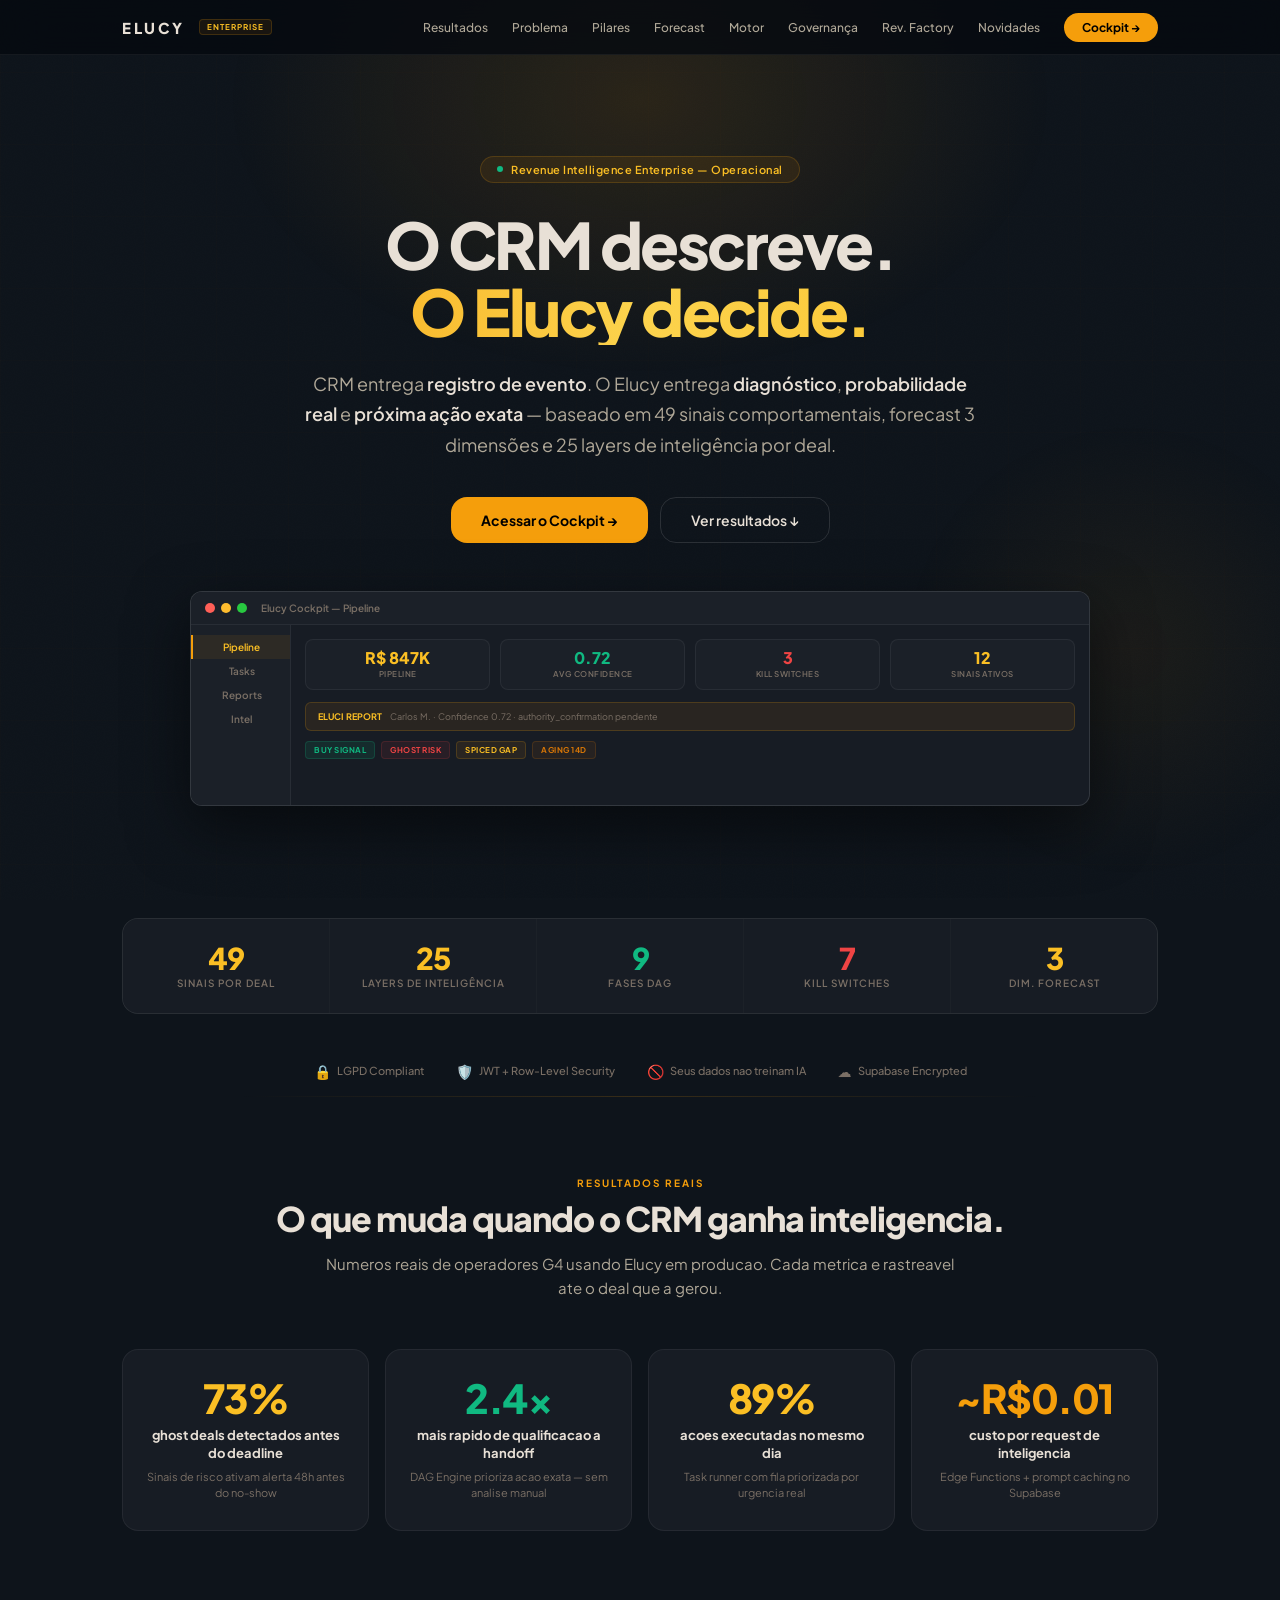
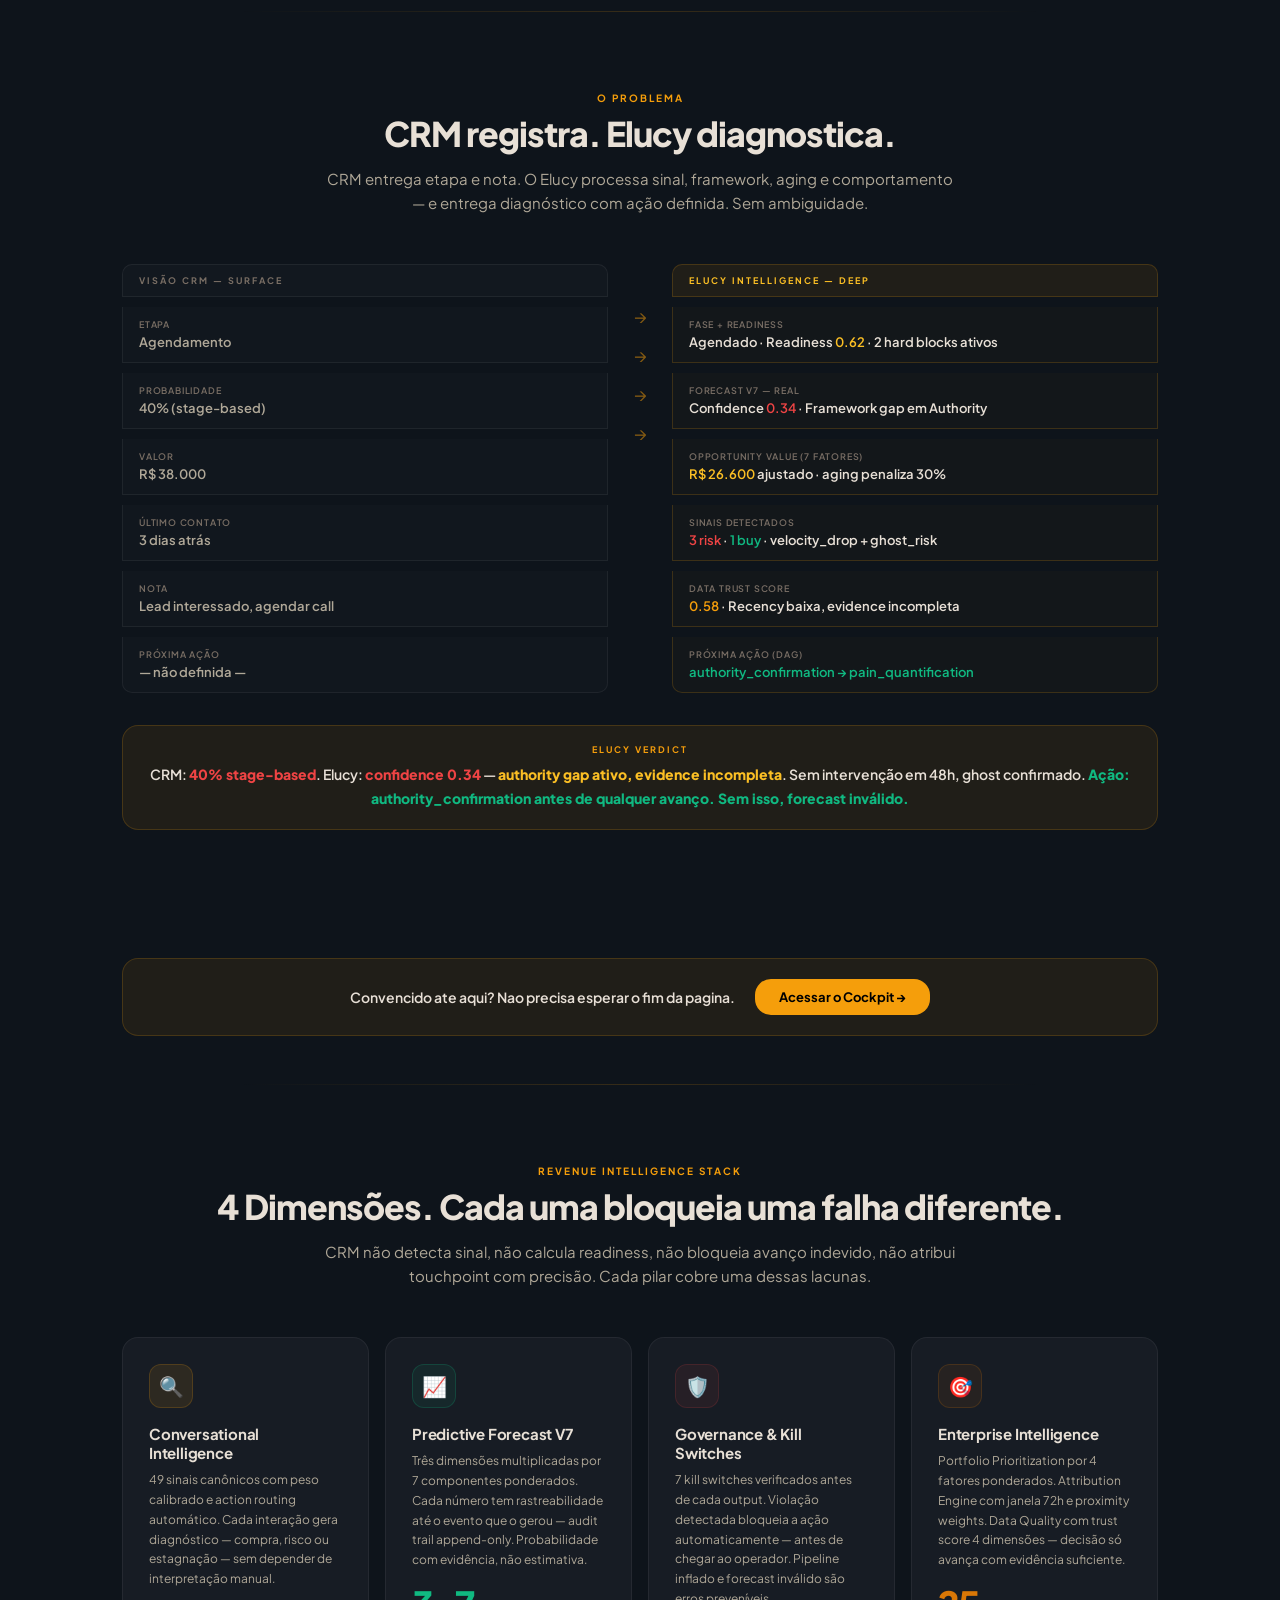
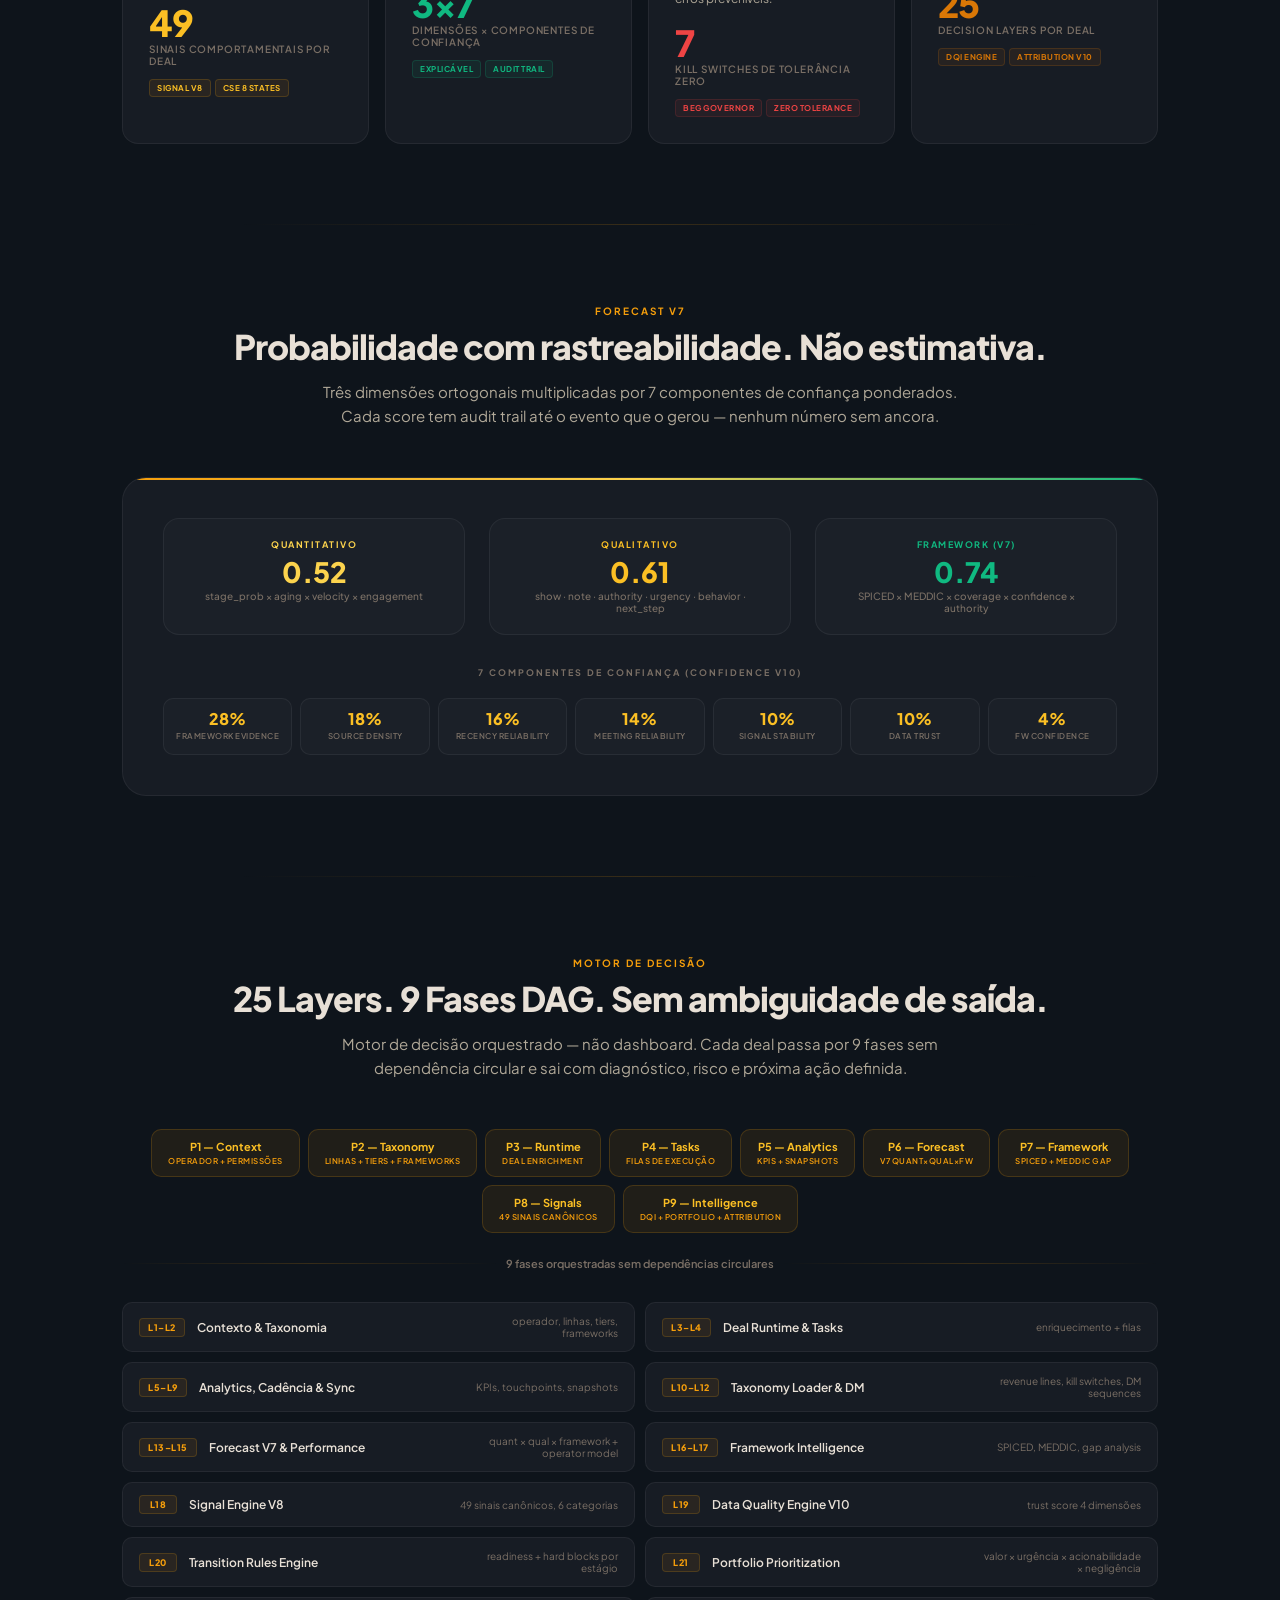
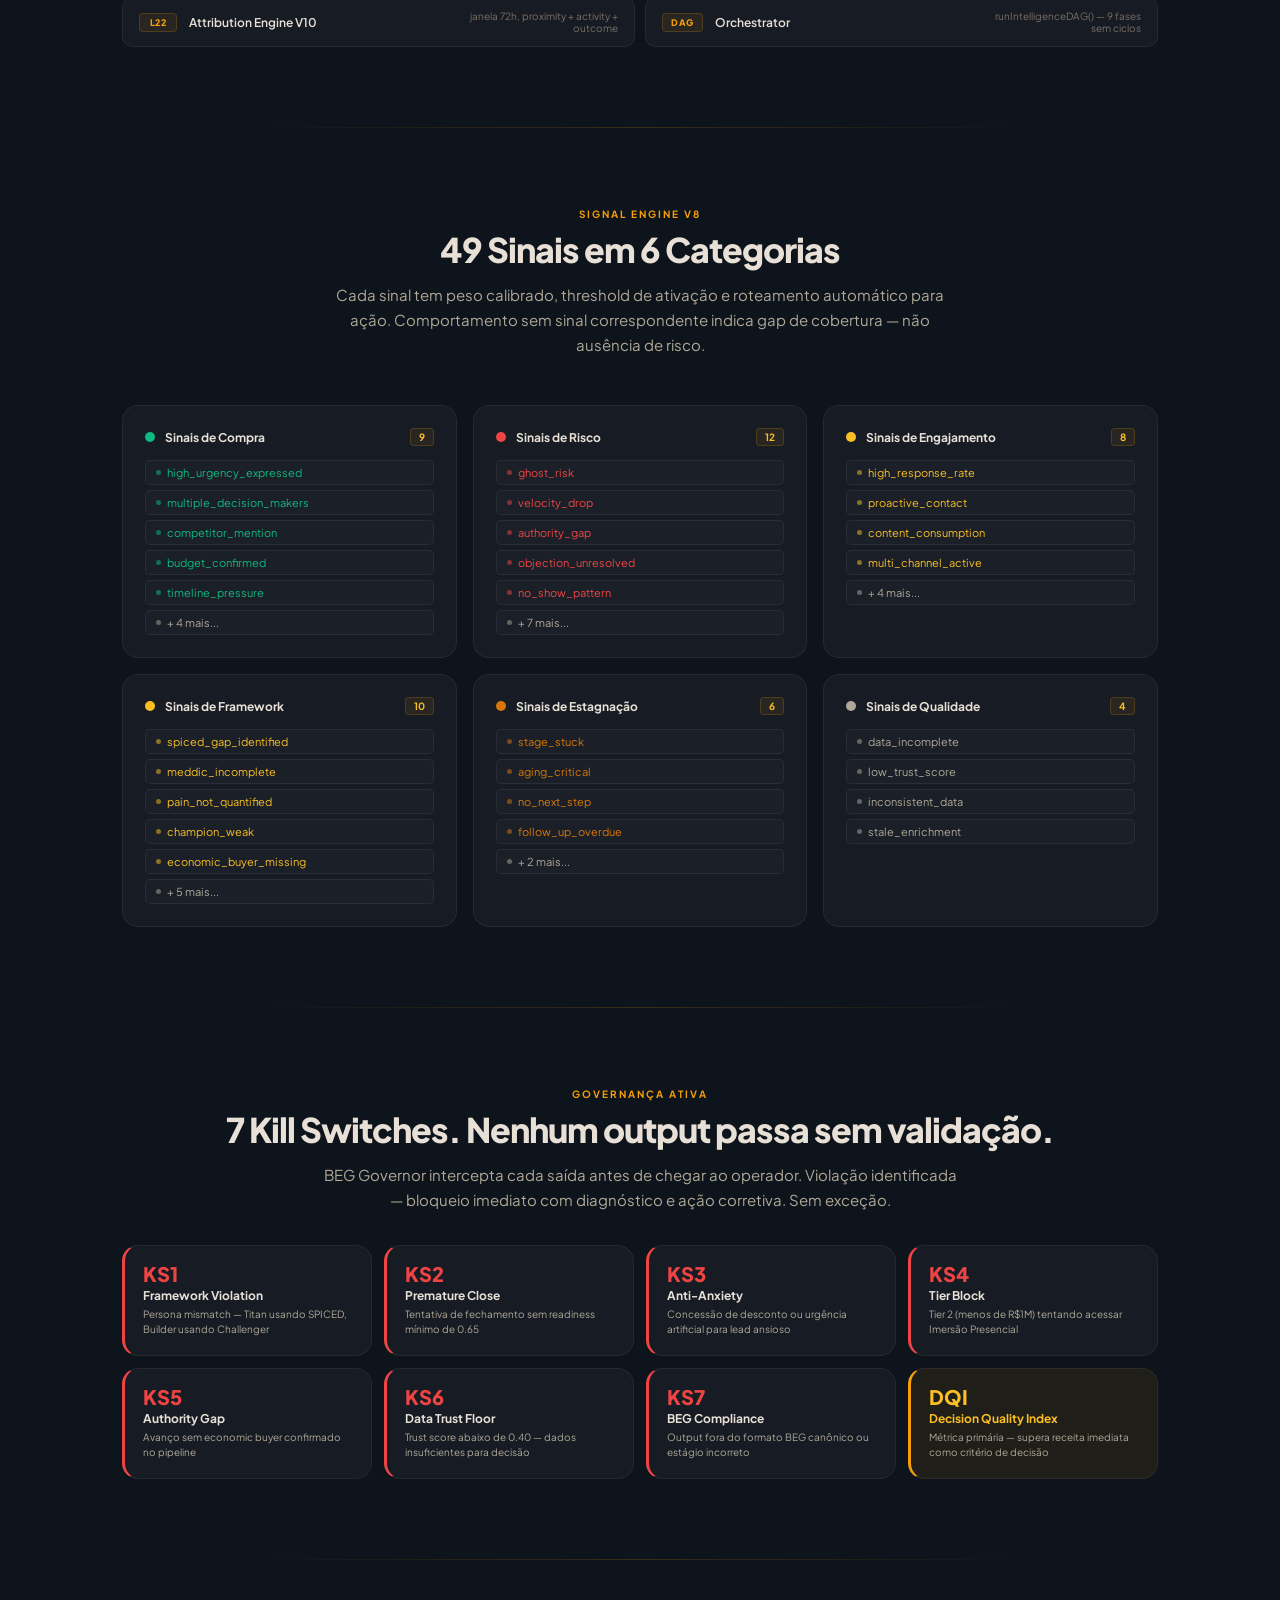
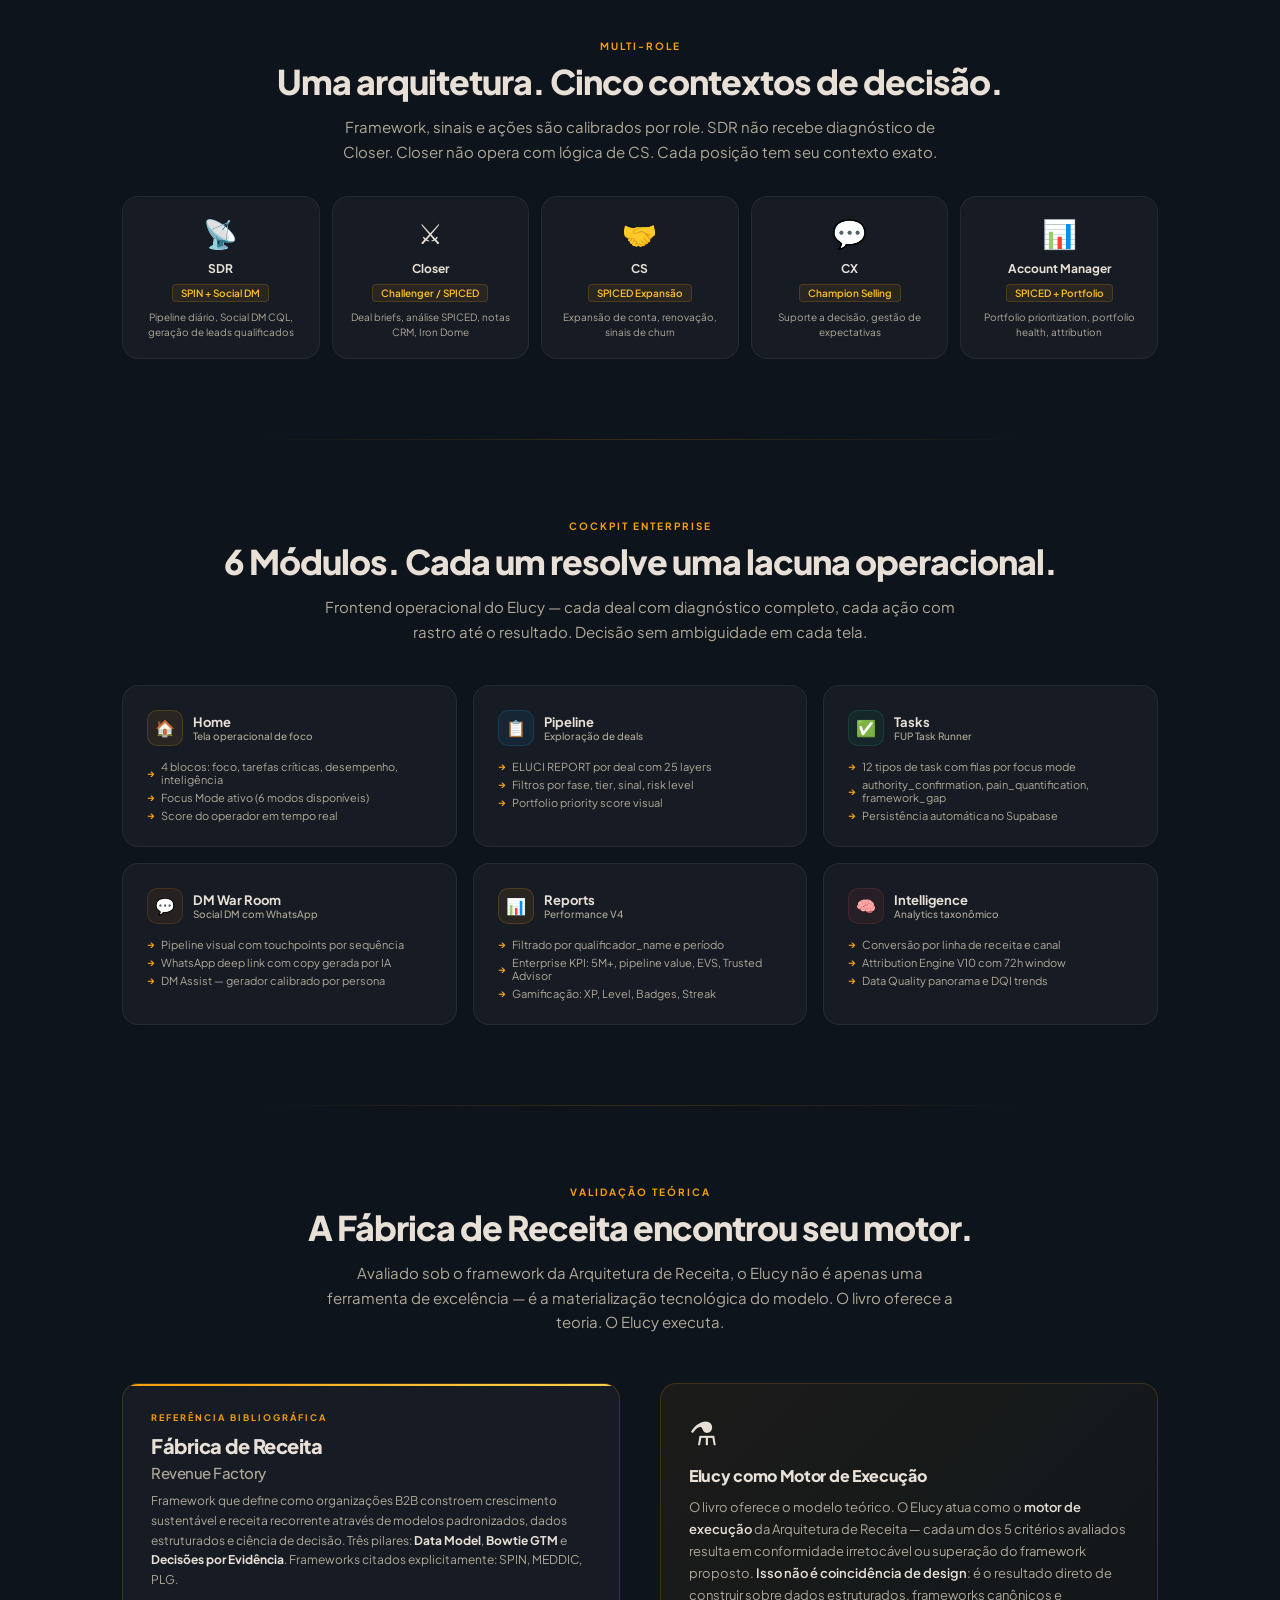
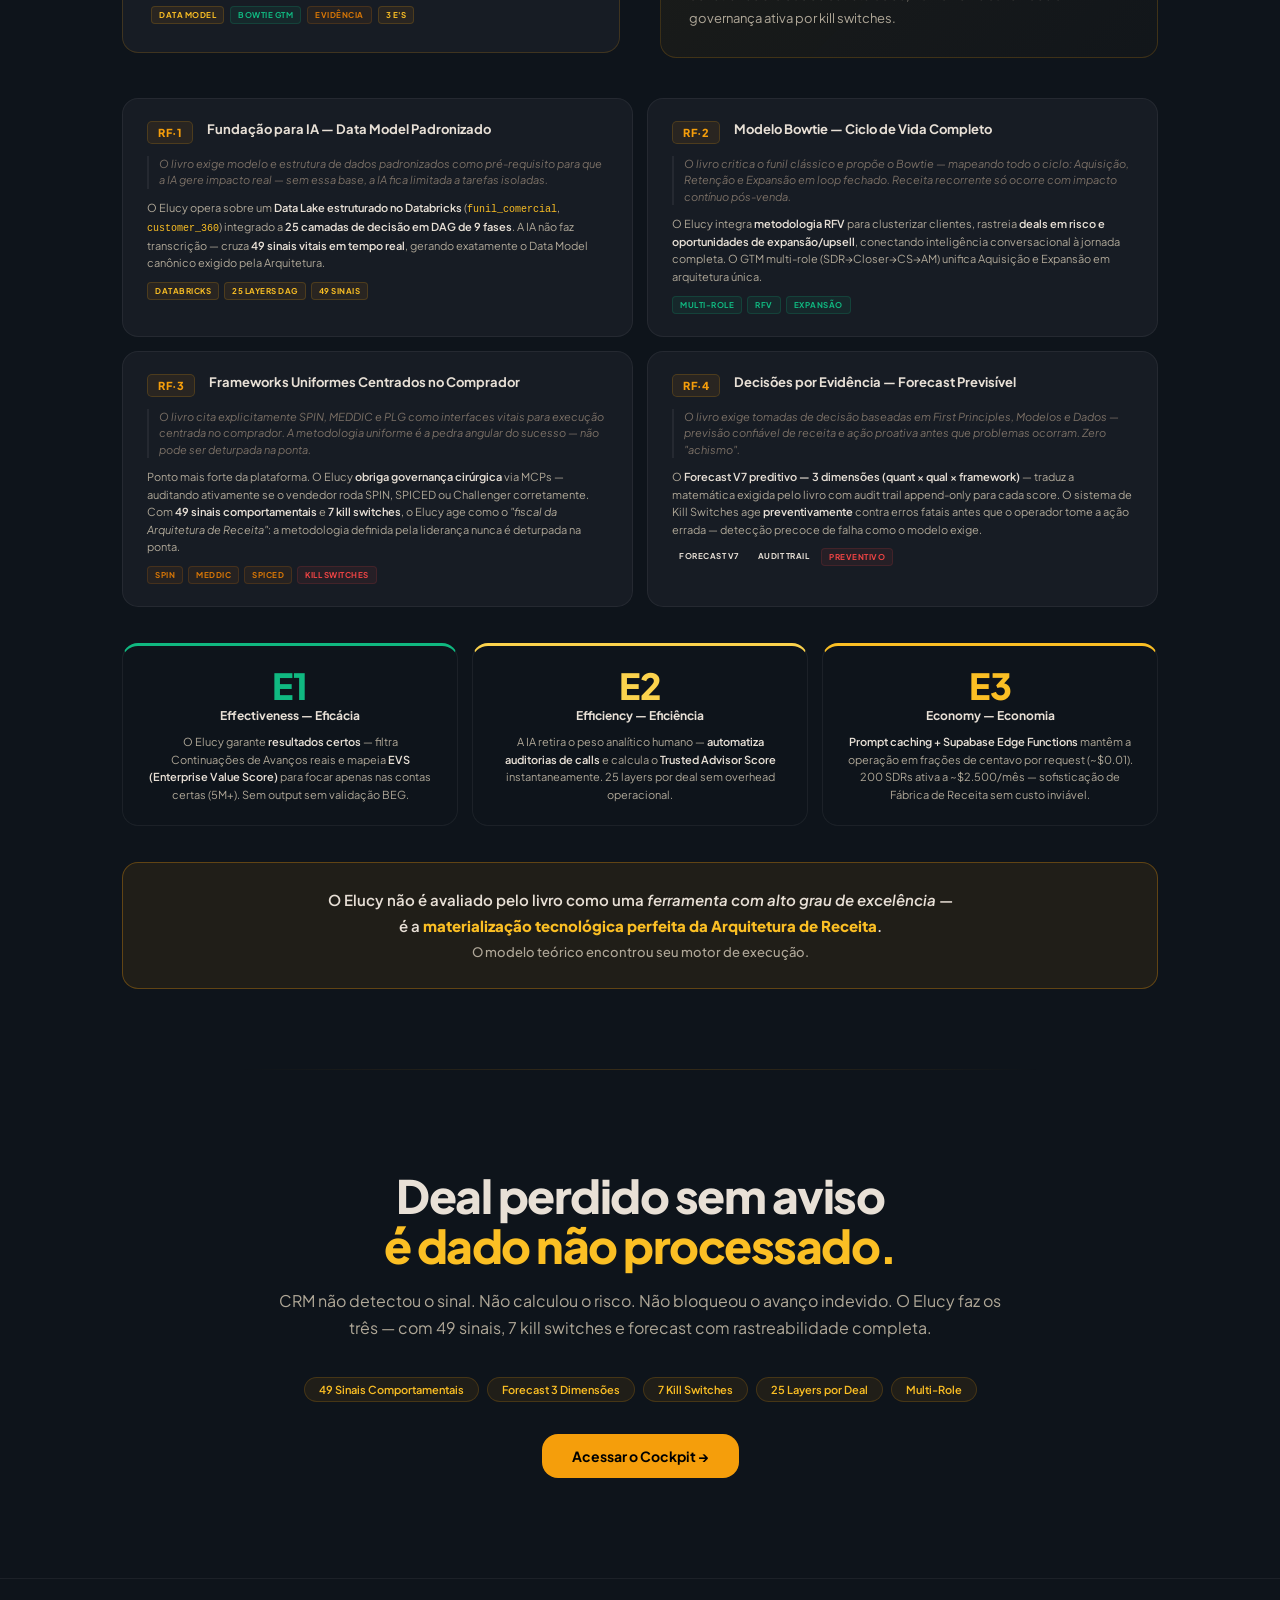
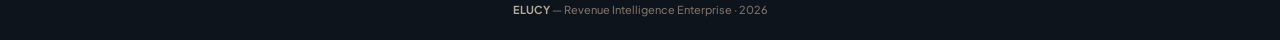
<file: index.html>
<!DOCTYPE html>
<html lang="pt-BR">
<head>
<meta charset="UTF-8">
<meta name="viewport" content="width=device-width,initial-scale=1">
<title>ELUCY — Revenue Intelligence Enterprise</title>
<link rel="icon" href="favicon-e.svg?v=4" type="image/svg+xml">
<link rel="shortcut icon" href="favicon-e.svg?v=4">
<link href="https://fonts.googleapis.com/css2?family=Plus+Jakarta+Sans:wght@400;500;600;700;800;900&family=Inter:wght@400;500;600;700;800&display=swap" rel="stylesheet">
<style>
*{margin:0;padding:0;box-sizing:border-box}
:root{
  /* Design System v14 — Brand Book Aligned */
  --bg:#0e141b;--bg2:#171c24;--bg3:#1b2028;--bg4:#252a32;--bg5:#2e343c;
  --amber:#f59e0b;--amber2:#fbbf24;--amber3:#fcd34d;--amber-dim:#d97706;
  --warm-accent:#ffc174;
  --amber-glass:rgba(245,158,11,.08);--amber-glow:rgba(245,158,11,.15);
  --amber-border:rgba(245,158,11,.18);--amber-border2:rgba(245,158,11,.30);
  --gradient-brand:linear-gradient(135deg,#f59e0b,#fbbf24);
  --gradient-text:linear-gradient(90deg,#f59e0b,#fcd34d,#fbbf24);
  --gradient-glow:linear-gradient(135deg,rgba(245,158,11,.12),rgba(251,191,36,.06));
  --blue:#0ea5e9;--green:#10b981;--red:#ef4444;
  --border:rgba(255,255,255,.06);--border2:rgba(255,255,255,.12);--border3:rgba(255,255,255,.18);
  --text:#e8e0d6;--text2:#b0a898;--text3:#7a6f65;
  --r:10px;--r2:16px;--r3:24px;
  --font-display:'Plus Jakarta Sans',Inter,system-ui,sans-serif;
  --font:-apple-system,'SF Pro Text','Plus Jakarta Sans',Inter,system-ui,sans-serif;
}
html{scroll-behavior:smooth}
body{background:var(--bg);color:var(--text);font-family:var(--font);-webkit-font-smoothing:antialiased;overflow-x:hidden}

/* ─ BG ─────────────────────────────────────────── */
.bg-layer{position:fixed;inset:0;z-index:0;pointer-events:none}
.bg-grid{background-image:linear-gradient(rgba(245,158,11,.025) 1px,transparent 1px),linear-gradient(90deg,rgba(245,158,11,.025) 1px,transparent 1px);background-size:72px 72px;opacity:.6}
.bg-noise{background-image:url("data:image/svg+xml,%3Csvg xmlns='http://www.w3.org/2000/svg' width='200' height='200'%3E%3Cfilter id='n'%3E%3CfeTurbulence type='fractalNoise' baseFrequency='0.9' numOctaves='4'/%3E%3C/filter%3E%3Crect width='200' height='200' filter='url(%23n)' opacity='0.03'/%3E%3C/svg%3E");opacity:.4}
.glow-top{position:fixed;top:-200px;left:50%;transform:translateX(-50%);width:900px;height:600px;background:radial-gradient(ellipse at center,rgba(245,158,11,.12) 0%,transparent 65%);z-index:0}
.glow-right{position:fixed;bottom:0;right:-100px;width:500px;height:500px;background:radial-gradient(ellipse,rgba(245,158,11,.06) 0%,transparent 65%);z-index:0}

/* ─ LAYOUT ──────────────────────────────────────── */
main{position:relative;z-index:1}
.wrap{max-width:1100px;margin:0 auto;padding:0 32px}

/* ─ NAV ─────────────────────────────────────────── */
nav{position:sticky;top:0;z-index:50;border-bottom:1px solid var(--border);background:rgba(4,8,15,.75);backdrop-filter:blur(24px);-webkit-backdrop-filter:blur(24px)}
.nav-inner{height:54px;display:flex;align-items:center;gap:0;max-width:1100px;margin:0 auto;padding:0 32px}
.logo{display:flex;align-items:center;gap:10px;text-decoration:none}
.logo-name{font-family:var(--font-display);font-size:15px;font-weight:800;letter-spacing:2.5px;text-transform:uppercase;color:var(--text)}
.logo-tag{font-size:8px;font-weight:700;padding:2px 7px;border-radius:4px;background:var(--amber-glass);color:var(--amber2);border:1px solid var(--amber-border);letter-spacing:1px;text-transform:uppercase;margin-left:4px}
.nav-links{margin-left:auto;display:flex;align-items:center;gap:24px}
.nav-link{font-size:12px;color:var(--text2);text-decoration:none;font-weight:500;transition:.2s;cursor:pointer}
.nav-link:hover{color:var(--amber2)}
.btn-nav{padding:7px 18px;border-radius:20px;background:var(--amber);color:#000;font-size:12px;font-weight:700;border:none;cursor:pointer;font-family:inherit;text-decoration:none;display:inline-flex;align-items:center;gap:6px;transition:.2s}
.btn-nav:hover{background:var(--amber2);box-shadow:0 0 20px var(--amber-glow)}

/* ─ HERO ─────────────────────────────────────────── */
.hero{padding:100px 32px 80px;text-align:center;max-width:1100px;margin:0 auto}
.hero-pill{display:inline-flex;align-items:center;gap:8px;padding:6px 16px;border-radius:20px;border:1px solid var(--amber-border);background:var(--amber-glass);margin-bottom:28px;font-size:11px;font-weight:600;color:var(--amber2);letter-spacing:.5px}
.hero-pill .live{width:6px;height:6px;border-radius:50%;background:var(--green);animation:blink 2s infinite}
@keyframes blink{0%,100%{opacity:1}50%{opacity:.3}}
.hero h1{font-family:var(--font-display);font-size:64px;font-weight:900;line-height:1.05;letter-spacing:-2.5px;margin-bottom:24px}
.hero h1 .line1{display:block;color:var(--text)}
.hero h1 .line2{display:block;background:var(--gradient-text);-webkit-background-clip:text;-webkit-text-fill-color:transparent;background-clip:text}
.hero-sub{font-size:18px;color:var(--text2);line-height:1.7;max-width:680px;margin:0 auto 36px;font-weight:400}
.hero-sub b{color:var(--text);font-weight:600}
.hero-btns{display:flex;gap:12px;justify-content:center;flex-wrap:wrap}
.btn-primary{padding:13px 30px;border-radius:var(--r2);background:var(--amber);color:#000;font-size:14px;font-weight:700;border:none;cursor:pointer;font-family:inherit;text-decoration:none;display:inline-flex;align-items:center;gap:8px;transition:.2s}
.btn-primary:hover{background:var(--amber2);box-shadow:0 6px 28px var(--amber-glow);transform:translateY(-1px)}
.btn-outline{padding:13px 30px;border-radius:var(--r2);background:transparent;color:var(--text);font-size:14px;font-weight:600;border:1px solid var(--border2);cursor:pointer;font-family:inherit;text-decoration:none;transition:.2s}
.btn-outline:hover{background:rgba(255,255,255,.04);border-color:var(--border3)}

/* ─ STATS BAR ────────────────────────────────────── */
.stats-bar{padding:32px;max-width:1100px;margin:0 auto}
.stats-inner{display:grid;grid-template-columns:repeat(5,1fr);gap:1px;background:var(--border);border:1px solid var(--border);border-radius:var(--r2);overflow:hidden}
.stat-cell{background:var(--bg2);padding:24px 20px;text-align:center}
.stat-val{font-family:var(--font-display);font-size:30px;font-weight:900;letter-spacing:-1px;line-height:1;margin-bottom:4px}
.stat-lbl{font-size:10px;font-weight:600;color:var(--text3);text-transform:uppercase;letter-spacing:1px}
.stat-cell.amber .stat-val{color:var(--amber2)}
.stat-cell.green .stat-val{color:var(--green)}
.stat-cell.red .stat-val{color:var(--red)}

/* ─ SECTION HEADERS ──────────────────────────────── */
.sec-eyebrow{font-size:10px;font-weight:700;color:var(--amber);text-transform:uppercase;letter-spacing:2px;margin-bottom:8px;text-align:center}
.sec-title{font-family:var(--font-display);font-size:34px;font-weight:800;letter-spacing:-1px;margin-bottom:12px;text-align:center}
.sec-sub{font-size:15px;color:var(--text2);line-height:1.65;text-align:center;max-width:640px;margin:0 auto}

/* ─ SECTION SPACING ──────────────────────────────── */
.section{padding:80px 32px;max-width:1100px;margin:0 auto}
.section-divider{height:1px;background:linear-gradient(90deg,transparent,var(--amber-border),transparent);margin:0 auto;max-width:800px}

/* ─ PROBLEM / CONTRAST ───────────────────────────── */
.contrast-grid{display:grid;grid-template-columns:1fr 64px 1fr;gap:0;align-items:start;margin-top:48px}
.contrast-col{display:flex;flex-direction:column;gap:10px}
.contrast-col-hdr{font-size:9px;font-weight:700;text-transform:uppercase;letter-spacing:2px;padding:10px 16px;border-radius:var(--r) var(--r) 0 0;border:1px solid var(--border)}
.contrast-col.crm .contrast-col-hdr{background:rgba(255,255,255,.02);color:var(--text3);border-color:var(--border)}
.contrast-col.elucy .contrast-col-hdr{background:var(--amber-glass);color:var(--amber2);border-color:var(--amber-border)}
.contrast-item{padding:12px 16px;border-left:1px solid var(--border);border-right:1px solid var(--border);border-bottom:1px solid var(--border);transition:.2s}
.contrast-col.crm .contrast-item{background:rgba(255,255,255,.015);color:var(--text2)}
.contrast-col.elucy .contrast-item{background:rgba(245,158,11,.025);border-color:var(--amber-border);color:var(--text)}
.contrast-col.elucy .contrast-item:hover{background:var(--amber-glass)}
.contrast-item-lbl{font-size:9px;color:var(--text3);font-weight:600;text-transform:uppercase;letter-spacing:.8px;margin-bottom:4px}
.contrast-item-val{font-size:13px;font-weight:600}
.contrast-col.crm .contrast-item-val{color:var(--text2)}
.contrast-col.elucy .contrast-item-val{color:var(--text)}
.contrast-item:last-child{border-radius:0 0 var(--r) var(--r)}
.contrast-mid{display:flex;flex-direction:column;align-items:center;justify-content:center;gap:16px;padding-top:40px}
.contrast-arrow{font-size:18px;color:var(--amber);opacity:.5;animation:arr 2s infinite}
@keyframes arr{0%,100%{opacity:.3;transform:translateX(0)}50%{opacity:.9;transform:translateX(4px)}}
.contrast-verdict{margin-top:32px;padding:18px 24px;background:var(--amber-glass);border:1px solid var(--amber-border);border-radius:var(--r2);text-align:center}
.verdict-lbl{font-size:9px;font-weight:700;color:var(--amber);text-transform:uppercase;letter-spacing:2px;margin-bottom:8px}
.verdict-text{font-size:14px;color:var(--text);font-weight:600;line-height:1.7}
.verdict-text .risk{color:var(--red);font-weight:800}
.verdict-text .signal{color:var(--green);font-weight:800}
.verdict-text .amber{color:var(--amber2);font-weight:800}

/* ─ PILLARS ──────────────────────────────────────── */
.pillars-grid{display:grid;grid-template-columns:repeat(4,1fr);gap:16px;margin-top:48px}
.pillar-card{background:var(--bg2);border:1px solid var(--border);border-radius:var(--r2);padding:26px;transition:.3s;position:relative;overflow:hidden}
.pillar-card::after{content:'';position:absolute;bottom:0;left:0;right:0;height:2px;opacity:0;transition:.3s}
.pillar-card:hover{border-color:var(--amber-border);transform:translateY(-3px)}
.pillar-card:hover::after{opacity:1}
.pillar-card.p1::after{background:var(--amber)}
.pillar-card.p2::after{background:var(--green)}
.pillar-card.p3::after{background:var(--red)}
.pillar-card.p4::after{background:var(--amber-dim)}
.pillar-icon{width:44px;height:44px;border-radius:12px;display:flex;align-items:center;justify-content:center;font-size:20px;margin-bottom:16px}
.pillar-card.p1 .pillar-icon{background:rgba(245,158,11,.1);border:1px solid var(--amber-border)}
.pillar-card.p2 .pillar-icon{background:rgba(16,185,129,.08);border:1px solid rgba(16,185,129,.2)}
.pillar-card.p3 .pillar-icon{background:rgba(239,68,68,.07);border:1px solid rgba(239,68,68,.15)}
.pillar-card.p4 .pillar-icon{background:rgba(217,119,6,.08);border:1px solid rgba(217,119,6,.18)}
.pillar-card h3{font-family:var(--font-display);font-size:15px;font-weight:700;margin-bottom:8px;letter-spacing:-.2px}
.pillar-card p{font-size:12px;color:var(--text2);line-height:1.65}
.pillar-num{font-family:var(--font-display);font-size:36px;font-weight:900;letter-spacing:-1.5px;margin-top:16px;line-height:1}
.pillar-num-lbl{font-size:10px;color:var(--text3);font-weight:600;text-transform:uppercase;letter-spacing:.8px;margin-top:2px}
.pillar-tags{display:flex;gap:4px;flex-wrap:wrap;margin-top:12px}
.ptag{font-size:8px;font-weight:700;padding:3px 7px;border-radius:4px;text-transform:uppercase;letter-spacing:.5px}
.ptag.amber{background:var(--amber-glass);color:var(--amber2);border:1px solid var(--amber-border)}
.ptag.green{background:rgba(16,185,129,.08);color:var(--green);border:1px solid rgba(16,185,129,.18)}
.ptag.red{background:rgba(239,68,68,.07);color:var(--red);border:1px solid rgba(239,68,68,.14)}
.ptag.warm{background:rgba(217,119,6,.08);color:var(--amber-dim);border:1px solid rgba(217,119,6,.18)}

/* ─ FORECAST DEEP DIVE ───────────────────────────── */
.forecast-card{background:var(--bg2);border:1px solid var(--border);border-radius:var(--r3);padding:40px;margin-top:48px;position:relative;overflow:hidden}
.forecast-card::before{content:'';position:absolute;top:0;left:0;right:0;height:2px;background:linear-gradient(90deg,var(--amber),var(--amber3),var(--green))}
.forecast-top{display:grid;grid-template-columns:1fr 1fr 1fr;gap:24px;margin-bottom:32px}
.forecast-dim{padding:20px;background:var(--bg3);border:1px solid var(--border);border-radius:var(--r2);text-align:center}
.forecast-dim-label{font-size:9px;font-weight:700;text-transform:uppercase;letter-spacing:1.5px;margin-bottom:8px}
.forecast-dim-val{font-family:var(--font-display);font-size:28px;font-weight:900;line-height:1;margin-bottom:4px}
.forecast-dim-sub{font-size:10px;color:var(--text3);font-weight:500}
.forecast-dim.quant .forecast-dim-label{color:var(--amber3)}
.forecast-dim.quant .forecast-dim-val{color:var(--amber3)}
.forecast-dim.qual .forecast-dim-label{color:var(--amber2)}
.forecast-dim.qual .forecast-dim-val{color:var(--amber2)}
.forecast-dim.framework .forecast-dim-label{color:var(--green)}
.forecast-dim.framework .forecast-dim-val{color:var(--green)}
.components-grid{display:grid;grid-template-columns:repeat(7,1fr);gap:8px}
.comp-item{padding:12px 8px;background:var(--bg3);border:1px solid var(--border);border-radius:var(--r);text-align:center;transition:.2s}
.comp-item:hover{border-color:var(--amber-border);background:var(--amber-glass)}
.comp-weight{font-size:16px;font-weight:900;color:var(--amber2);line-height:1}
.comp-name{font-size:8px;color:var(--text3);font-weight:600;text-transform:uppercase;letter-spacing:.5px;margin-top:4px;line-height:1.3}

/* ─ DAG PIPELINE ─────────────────────────────────── */
.dag-section{margin-top:48px}
.dag-phases{display:flex;gap:8px;justify-content:center;flex-wrap:wrap;margin-top:32px}
.dag-phase{padding:10px 16px;border-radius:var(--r);font-size:11px;font-weight:700;border:1px solid var(--border);background:var(--bg2);color:var(--text2);transition:.3s;cursor:default;text-align:center}
.dag-phase span{display:block;font-size:8px;font-weight:600;color:var(--text3);margin-top:3px;text-transform:uppercase;letter-spacing:.5px}
.dag-phase:hover,.dag-phase.active{border-color:var(--amber-border);background:var(--amber-glass);color:var(--amber2)}
.dag-phase:hover span,.dag-phase.active span{color:var(--amber)}
.dag-connector{display:flex;align-items:center;justify-content:center;gap:8px;margin:24px 0;color:var(--text3);font-size:11px;font-weight:600}
.dag-connector::before,.dag-connector::after{content:'';flex:1;height:1px;background:linear-gradient(90deg,transparent,var(--amber-border),transparent)}

/* ─ LAYERS LIST ──────────────────────────────────── */
.layers-grid{display:grid;grid-template-columns:1fr 1fr;gap:10px;margin-top:32px}
.layer-row{display:flex;align-items:center;gap:12px;padding:12px 16px;background:var(--bg2);border:1px solid var(--border);border-radius:var(--r);transition:.2s}
.layer-row:hover{border-color:var(--amber-border);background:var(--amber-glass)}
.layer-num-badge{font-size:9px;font-weight:800;color:var(--amber);background:var(--amber-glass);border:1px solid var(--amber-border);padding:3px 8px;border-radius:4px;min-width:38px;text-align:center;letter-spacing:.5px;flex-shrink:0}
.layer-name{font-size:12px;font-weight:600;color:var(--text)}
.layer-desc{font-size:10px;color:var(--text3);margin-left:auto;text-align:right;max-width:160px}

/* ─ SIGNALS ──────────────────────────────────────── */
.signals-section{margin-top:48px}
.signals-cats{display:grid;grid-template-columns:repeat(3,1fr);gap:16px;margin-top:32px}
.sig-cat{background:var(--bg2);border:1px solid var(--border);border-radius:var(--r2);padding:22px;transition:.3s}
.sig-cat:hover{border-color:var(--amber-border)}
.sig-cat-hdr{display:flex;align-items:center;gap:10px;margin-bottom:14px}
.sig-cat-dot{width:10px;height:10px;border-radius:50%;flex-shrink:0}
.sig-cat-name{font-size:12px;font-weight:700}
.sig-cat-count{margin-left:auto;font-size:10px;font-weight:700;padding:2px 8px;border-radius:4px;background:var(--amber-glass);color:var(--amber2);border:1px solid var(--amber-border)}
.sig-list{display:flex;flex-direction:column;gap:5px}
.sig-item{font-size:11px;color:var(--text2);padding:5px 10px;background:rgba(255,255,255,.02);border:1px solid var(--border);border-radius:5px;display:flex;align-items:center;gap:6px;transition:.2s}
.sig-item:hover{color:var(--text);border-color:var(--border2)}
.sig-item::before{content:'';width:5px;height:5px;border-radius:50%;background:currentColor;opacity:.5;flex-shrink:0}

/* ─ GOVERNANCE ───────────────────────────────────── */
.gov-grid{display:grid;grid-template-columns:repeat(4,1fr);gap:12px;margin-top:32px}
.kill-card{background:var(--bg2);border:1px solid var(--border);border-radius:var(--r2);padding:18px;border-left:3px solid var(--red);transition:.3s}
.kill-card:hover{border-color:rgba(239,68,68,.4);background:rgba(239,68,68,.03)}
.kill-num{font-size:20px;font-weight:900;color:var(--red);line-height:1;margin-bottom:4px}
.kill-name{font-size:12px;font-weight:700;color:var(--text);margin-bottom:4px}
.kill-desc{font-size:10px;color:var(--text2);line-height:1.5}

/* ─ ROLES ────────────────────────────────────────── */
.roles-grid{display:grid;grid-template-columns:repeat(5,1fr);gap:12px;margin-top:32px}
.role-card{background:var(--bg2);border:1px solid var(--border);border-radius:var(--r2);padding:18px;text-align:center;transition:.3s}
.role-card:hover{border-color:var(--amber-border);transform:translateY(-2px)}
.role-icon{font-size:28px;margin-bottom:10px}
.role-name{font-size:12px;font-weight:700;margin-bottom:4px}
.role-framework{font-size:10px;color:var(--amber2);font-weight:600;padding:2px 8px;border-radius:4px;background:var(--amber-glass);border:1px solid var(--amber-border);display:inline-block}
.role-desc{font-size:10px;color:var(--text2);line-height:1.5;margin-top:8px}

/* ─ ARCHITECTURE ─────────────────────────────────── */
.arch-flow{display:flex;align-items:center;gap:0;margin-top:40px;overflow-x:auto;padding:8px 0}
.arch-node{background:var(--bg2);border:1px solid var(--border);border-radius:var(--r2);padding:16px 20px;text-align:center;min-width:160px;flex-shrink:0;transition:.2s}
.arch-node:hover{border-color:var(--amber-border)}
.arch-node-icon{font-size:22px;margin-bottom:6px}
.arch-node-name{font-size:11px;font-weight:700;margin-bottom:2px}
.arch-node-desc{font-size:9px;color:var(--text3);font-weight:500}
.arch-arrow{font-size:18px;color:var(--amber);opacity:.4;padding:0 4px;flex-shrink:0}
.arch-legend{display:flex;gap:16px;justify-content:center;margin-top:24px;flex-wrap:wrap}
.arch-leg-item{display:flex;align-items:center;gap:6px;font-size:11px;color:var(--text2);font-weight:500}
.arch-leg-dot{width:8px;height:8px;border-radius:50%}

/* ─ COCKPIT PREVIEW ──────────────────────────────── */
.cockpit-grid{display:grid;grid-template-columns:repeat(3,1fr);gap:16px;margin-top:40px}
.cockpit-tab{background:var(--bg2);border:1px solid var(--border);border-radius:var(--r2);padding:24px;transition:.3s}
.cockpit-tab:hover{border-color:var(--amber-border)}
.cockpit-tab-top{display:flex;align-items:center;gap:10px;margin-bottom:14px}
.tab-icon{width:36px;height:36px;border-radius:10px;display:flex;align-items:center;justify-content:center;font-size:16px;flex-shrink:0}
.cockpit-tab-name{font-size:13px;font-weight:700}
.cockpit-tab-sub{font-size:10px;color:var(--text2);font-weight:500}
.tab-features{display:flex;flex-direction:column;gap:5px}
.tab-feat{font-size:11px;color:var(--text2);display:flex;align-items:center;gap:6px}
.tab-feat::before{content:'→';color:var(--amber);font-weight:700;font-size:10px}

/* ─ REVENUE FACTORY ──────────────────────────────── */
.rf-intro{display:grid;grid-template-columns:1fr 1fr;gap:40px;margin-top:48px;align-items:start}
.rf-book-card{background:var(--bg2);border:1px solid var(--amber-border);border-radius:var(--r2);padding:28px;position:relative;overflow:hidden}
.rf-book-card::before{content:'';position:absolute;top:0;left:0;right:0;height:2px;background:linear-gradient(90deg,var(--amber),var(--amber3))}
.rf-book-label{font-size:9px;font-weight:700;text-transform:uppercase;letter-spacing:2px;color:var(--amber);margin-bottom:10px}
.rf-book-title{font-size:20px;font-weight:800;letter-spacing:-.5px;margin-bottom:8px;line-height:1.25}
.rf-book-sub{font-size:12px;color:var(--text2);line-height:1.65}
.rf-verdict-card{background:linear-gradient(135deg,rgba(245,158,11,.06),rgba(245,158,11,.02));border:1px solid var(--amber-border);border-radius:var(--r2);padding:28px}
.rf-verdict-icon{font-size:32px;margin-bottom:12px}
.rf-verdict-title{font-size:16px;font-weight:800;letter-spacing:-.3px;margin-bottom:10px}
.rf-verdict-text{font-size:13px;color:var(--text2);line-height:1.7}
.rf-verdict-text b{color:var(--text);font-weight:600}
.rf-criteria-grid{display:grid;grid-template-columns:1fr 1fr;gap:14px;margin-top:40px}
.rf-crit-card{background:var(--bg2);border:1px solid var(--border);border-radius:var(--r2);padding:22px 24px;transition:.3s;position:relative;overflow:hidden}
.rf-crit-card:hover{border-color:var(--amber-border);transform:translateY(-2px)}
.rf-crit-card::after{content:'';position:absolute;bottom:0;left:0;right:0;height:2px;background:var(--amber);opacity:0;transition:.3s}
.rf-crit-card:hover::after{opacity:.6}
.rf-crit-top{display:flex;align-items:flex-start;gap:14px;margin-bottom:12px}
.rf-crit-num{font-size:11px;font-weight:800;color:var(--amber);background:var(--amber-glass);border:1px solid var(--amber-border);padding:4px 10px;border-radius:5px;flex-shrink:0;letter-spacing:.5px}
.rf-crit-title{font-size:13px;font-weight:700;line-height:1.3}
.rf-crit-book{font-size:11px;color:var(--text3);line-height:1.5;border-left:2px solid var(--border);padding-left:10px;margin-bottom:10px;font-style:italic}
.rf-crit-elucy{font-size:11px;color:var(--text2);line-height:1.6}
.rf-crit-elucy b{color:var(--text);font-weight:600}
.rf-crit-tags{display:flex;gap:5px;flex-wrap:wrap;margin-top:10px}
.rf-3e{display:grid;grid-template-columns:repeat(3,1fr);gap:14px;margin-top:36px}
.e-card{border:1px solid var(--border);border-radius:var(--r2);padding:22px;transition:.3s;text-align:center}
.e-card:hover{border-color:var(--amber-border)}
.e-card.effectiveness{border-top:3px solid var(--green)}
.e-card.efficiency{border-top:3px solid var(--amber3)}
.e-card.economy{border-top:3px solid var(--amber2)}
.e-card-letter{font-size:36px;font-weight:900;line-height:1;margin-bottom:4px}
.e-card.effectiveness .e-card-letter{color:var(--green)}
.e-card.efficiency .e-card-letter{color:var(--amber3)}
.e-card.economy .e-card-letter{color:var(--amber2)}
.e-card-name{font-size:12px;font-weight:700;margin-bottom:10px}
.e-card-desc{font-size:11px;color:var(--text2);line-height:1.6}
.e-card-desc b{color:var(--text);font-weight:600}
.rf-conclusion{margin-top:36px;padding:24px 28px;background:var(--amber-glass);border:1px solid var(--amber-border2);border-radius:var(--r2);text-align:center}
.rf-conclusion-text{font-size:15px;font-weight:600;color:var(--text);line-height:1.7}
.rf-conclusion-text .em{color:var(--amber2);font-weight:800}
@media(max-width:1000px){.rf-intro{grid-template-columns:1fr}.rf-criteria-grid{grid-template-columns:1fr}.rf-3e{grid-template-columns:1fr 1fr}}
@media(max-width:600px){.rf-3e{grid-template-columns:1fr}}

/* ─ HERO SCREENSHOT ──────────────────────────────── */
.hero-screenshot{margin-top:48px;max-width:900px;margin-left:auto;margin-right:auto}
.hs-window{background:var(--bg2);border:1px solid var(--border2);border-radius:12px;overflow:hidden;box-shadow:0 20px 60px rgba(0,0,0,.5)}
.hs-bar{display:flex;align-items:center;gap:6px;padding:10px 14px;background:var(--bg3);border-bottom:1px solid var(--border)}
.hs-dot{width:10px;height:10px;border-radius:50%}.hs-dot.r{background:#ff5f57}.hs-dot.y{background:#febc2e}.hs-dot.g{background:#28c840}
.hs-title{font-size:10px;color:var(--text3);margin-left:8px;font-weight:600}
.hs-body{display:flex;min-height:180px}
.hs-sidebar{width:100px;background:var(--bg3);border-right:1px solid var(--border);padding:10px 0;flex-shrink:0}
.hs-sb-item{padding:6px 12px;font-size:10px;color:var(--text3);font-weight:600;cursor:default;border-left:2px solid transparent;transition:.2s}
.hs-sb-item.on{color:var(--amber2);border-left-color:var(--amber);background:var(--amber-glass)}
.hs-main{flex:1;padding:14px}
.hs-kpi-row{display:grid;grid-template-columns:repeat(4,1fr);gap:10px;margin-bottom:12px}
.hs-kpi{background:var(--bg3);border:1px solid var(--border);border-radius:8px;padding:10px 12px;text-align:center}
.hs-kpi-v{font-size:16px;font-weight:900;line-height:1}
.hs-kpi-l{font-size:8px;color:var(--text3);font-weight:600;text-transform:uppercase;letter-spacing:.5px;margin-top:3px}
.hs-eluci-bar{background:var(--amber-glass);border:1px solid var(--amber-border);border-radius:6px;padding:8px 12px;display:flex;align-items:center;gap:8px;margin-bottom:10px}
.hs-tags{display:flex;gap:6px;flex-wrap:wrap}
.hs-tag{font-size:8px;font-weight:700;padding:3px 8px;border-radius:4px;letter-spacing:.5px;text-transform:uppercase}
.hs-tag.buy{background:rgba(16,185,129,.1);color:var(--green);border:1px solid rgba(16,185,129,.2)}
.hs-tag.risk{background:rgba(239,68,68,.08);color:var(--red);border:1px solid rgba(239,68,68,.15)}
.hs-tag.fw{background:rgba(245,158,11,.08);color:var(--amber2);border:1px solid var(--amber-border)}
.hs-tag.stall{background:rgba(217,119,6,.08);color:var(--amber-dim);border:1px solid rgba(217,119,6,.18)}

/* ─ TRUST BAR ────────────────────────────────────── */
.trust-bar{padding:0 32px;max-width:1100px;margin:0 auto 0}
.trust-inner{display:flex;justify-content:center;gap:32px;padding:16px 0;flex-wrap:wrap}
.trust-item{display:flex;align-items:center;gap:6px;font-size:11px;color:var(--text3);font-weight:500}
.trust-icon{font-size:14px}

/* ─ OUTCOMES ─────────────────────────────────────── */
.outcomes-grid{display:grid;grid-template-columns:repeat(4,1fr);gap:16px;margin-top:48px}
.outcome-card{background:var(--bg2);border:1px solid var(--border);border-radius:var(--r2);padding:28px 22px;text-align:center;transition:.3s;position:relative;overflow:hidden}
.outcome-card::after{content:'';position:absolute;bottom:0;left:0;right:0;height:2px;background:var(--amber);opacity:0;transition:.3s}
.outcome-card:hover{border-color:var(--amber-border);transform:translateY(-3px)}.outcome-card:hover::after{opacity:1}
.outcome-val{font-size:40px;font-weight:900;letter-spacing:-1.5px;line-height:1;margin-bottom:8px}
.outcome-lbl{font-size:13px;font-weight:700;color:var(--text);line-height:1.4;margin-bottom:6px}
.outcome-sub{font-size:11px;color:var(--text3);line-height:1.5}

/* ─ MID-PAGE CTA ─────────────────────────────────── */
.mid-cta{padding:48px 32px;max-width:1100px;margin:0 auto}
.mid-cta-inner{display:flex;align-items:center;justify-content:center;gap:20px;padding:20px 32px;background:var(--amber-glass);border:1px solid var(--amber-border);border-radius:var(--r2);flex-wrap:wrap}
.mid-cta-text{font-size:14px;font-weight:600;color:var(--text)}

/* ─ CTA FINAL ────────────────────────────────────── */
.cta-section{padding:100px 32px;text-align:center;max-width:800px;margin:0 auto}
.cta-section h2{font-family:var(--font-display);font-size:46px;font-weight:900;letter-spacing:-1.5px;margin-bottom:16px;line-height:1.1}
.cta-section h2 .amber{color:var(--amber2)}
.cta-section p{font-size:16px;color:var(--text2);line-height:1.7;margin-bottom:36px}
.cta-pills{display:flex;gap:8px;justify-content:center;flex-wrap:wrap;margin-bottom:32px}
.cta-pill{font-size:11px;font-weight:600;padding:5px 14px;border-radius:20px;background:var(--amber-glass);color:var(--amber2);border:1px solid var(--amber-border)}

/* ─ FOOTER ───────────────────────────────────────── */
footer{border-top:1px solid var(--border);padding:24px 32px;text-align:center}
.footer-text{font-size:11px;color:var(--text3);font-weight:500}
.footer-text b{color:var(--text2)}

/* ─ ANIMATIONS ───────────────────────────────────── */
@keyframes fadeUp{from{opacity:0;transform:translateY(24px)}to{opacity:1;transform:translateY(0)}}
.anim{opacity:0;animation:fadeUp .6s ease forwards}
.anim.d1{animation-delay:.1s}.anim.d2{animation-delay:.2s}.anim.d3{animation-delay:.3s}.anim.d4{animation-delay:.4s}.anim.d5{animation-delay:.5s}

/* ─ RESPONSIVE ───────────────────────────────────── */
@media(max-width:1000px){
  .hero h1{font-size:44px}
  .pillars-grid{grid-template-columns:repeat(2,1fr)}
  .forecast-top{grid-template-columns:1fr}
  .components-grid{grid-template-columns:repeat(4,1fr)}
  .layers-grid{grid-template-columns:1fr}
  .signals-cats{grid-template-columns:1fr 1fr}
  .gov-grid{grid-template-columns:repeat(2,1fr)}
  .roles-grid{grid-template-columns:repeat(3,1fr)}
  .cockpit-grid{grid-template-columns:1fr}
  .stats-inner{grid-template-columns:repeat(3,1fr)}
  .contrast-grid{grid-template-columns:1fr}
  .contrast-mid{flex-direction:row;padding:8px 0}
  .outcomes-grid{grid-template-columns:repeat(2,1fr)}
  .hs-kpi-row{grid-template-columns:repeat(2,1fr)}
}
@media(max-width:600px){
  .hero{padding:60px 16px 48px}
  .hero h1{font-size:32px;letter-spacing:-1px}
  .wrap,.section,.hero,.stats-bar,.cta-section{padding-left:16px;padding-right:16px}
  .nav-inner{padding:0 16px}
  .nav-links .nav-link{display:none}
  .pillars-grid{grid-template-columns:1fr}
  .stats-inner{grid-template-columns:repeat(2,1fr)}
  .roles-grid{grid-template-columns:repeat(2,1fr)}
  .signals-cats{grid-template-columns:1fr}
  .gov-grid{grid-template-columns:1fr 1fr}
  .components-grid{grid-template-columns:repeat(3,1fr)}
  .cta-section h2{font-size:30px}
  .outcomes-grid{grid-template-columns:1fr}
  .hs-sidebar{display:none}
  .hs-kpi-row{grid-template-columns:repeat(2,1fr)}
  .trust-inner{gap:16px}
  .mid-cta-inner{flex-direction:column;text-align:center}
}
</style>
</head>
<body>

<!-- BG -->
<div class="bg-layer bg-grid"></div>
<div class="bg-layer bg-noise"></div>
<div class="glow-top"></div>
<div class="glow-right"></div>

<main>

<!-- ═══════════════════════════════════ NAV ═══ -->
<nav>
  <div class="nav-inner">
    <a class="logo" href="#">
      <span class="logo-name">Elucy</span>
      <span class="logo-tag">ENTERPRISE</span>
    </a>
    <div class="nav-links">
      <span class="nav-link" onclick="document.getElementById('s-outcomes').scrollIntoView({behavior:'smooth'})">Resultados</span>
      <span class="nav-link" onclick="document.getElementById('s-problem').scrollIntoView({behavior:'smooth'})">Problema</span>
      <span class="nav-link" onclick="document.getElementById('s-pillars').scrollIntoView({behavior:'smooth'})">Pilares</span>
      <span class="nav-link" onclick="document.getElementById('s-forecast').scrollIntoView({behavior:'smooth'})">Forecast</span>
      <span class="nav-link" onclick="document.getElementById('s-engine').scrollIntoView({behavior:'smooth'})">Motor</span>
      <span class="nav-link" onclick="document.getElementById('s-governance').scrollIntoView({behavior:'smooth'})">Governança</span>
      <span class="nav-link" onclick="document.getElementById('s-revenue-factory').scrollIntoView({behavior:'smooth'})">Rev. Factory</span>
      <a class="nav-link" href="novidades.html">Novidades</a>
      <a class="btn-nav" href="cockpit.html">Cockpit →</a>
    </div>
  </div>
</nav>

<!-- ═══════════════════════════════════ HERO ═══ -->
<div class="hero anim">
  <div class="hero-pill">
    <span class="live"></span>
    Revenue Intelligence Enterprise — Operacional
  </div>
  <h1>
    <span class="line1">O CRM descreve.</span>
    <span class="line2">O Elucy decide.</span>
  </h1>
  <p class="hero-sub anim d2">
    CRM entrega <b>registro de evento</b>. O Elucy entrega <b>diagnóstico</b>, <b>probabilidade real</b> e <b>próxima ação exata</b> — baseado em 49 sinais comportamentais, forecast 3 dimensões e 25 layers de inteligência por deal.
  </p>
  <div class="hero-btns anim d3">
    <a class="btn-primary" href="cockpit.html">Acessar o Cockpit →</a>
    <a class="btn-outline" onclick="document.getElementById('s-outcomes').scrollIntoView({behavior:'smooth'})">Ver resultados ↓</a>
  </div>

  <!-- HERO SCREENSHOT — Cockpit simulado -->
  <div class="hero-screenshot anim d4">
    <div class="hs-window">
      <div class="hs-bar"><span class="hs-dot r"></span><span class="hs-dot y"></span><span class="hs-dot g"></span><span class="hs-title">Elucy Cockpit — Pipeline</span></div>
      <div class="hs-body">
        <div class="hs-sidebar">
          <div class="hs-sb-item on">Pipeline</div>
          <div class="hs-sb-item">Tasks</div>
          <div class="hs-sb-item">Reports</div>
          <div class="hs-sb-item">Intel</div>
        </div>
        <div class="hs-main">
          <div class="hs-kpi-row">
            <div class="hs-kpi"><div class="hs-kpi-v" style="color:var(--amber2)">R$ 847K</div><div class="hs-kpi-l">Pipeline</div></div>
            <div class="hs-kpi"><div class="hs-kpi-v" style="color:var(--green)">0.72</div><div class="hs-kpi-l">Avg Confidence</div></div>
            <div class="hs-kpi"><div class="hs-kpi-v" style="color:var(--red)">3</div><div class="hs-kpi-l">Kill Switches</div></div>
            <div class="hs-kpi"><div class="hs-kpi-v" style="color:var(--amber2)">12</div><div class="hs-kpi-l">Sinais Ativos</div></div>
          </div>
          <div class="hs-eluci-bar">
            <span style="color:var(--amber2);font-weight:700;font-size:9px">ELUCI REPORT</span>
            <span style="font-size:9px;color:var(--text3)">Carlos M. · Confidence 0.72 · authority_confirmation pendente</span>
          </div>
          <div class="hs-tags">
            <span class="hs-tag buy">BUY SIGNAL</span>
            <span class="hs-tag risk">GHOST RISK</span>
            <span class="hs-tag fw">SPICED GAP</span>
            <span class="hs-tag stall">AGING 14d</span>
          </div>
        </div>
      </div>
    </div>
  </div>
</div>

<!-- ═══════════════════════════════════ STATS BAR ═══ -->
<div class="stats-bar anim d4">
  <div class="stats-inner">
    <div class="stat-cell amber">
      <div class="stat-val">49</div>
      <div class="stat-lbl">Sinais por Deal</div>
    </div>
    <div class="stat-cell amber">
      <div class="stat-val">25</div>
      <div class="stat-lbl">Layers de Inteligência</div>
    </div>
    <div class="stat-cell green">
      <div class="stat-val">9</div>
      <div class="stat-lbl">Fases DAG</div>
    </div>
    <div class="stat-cell red">
      <div class="stat-val">7</div>
      <div class="stat-lbl">Kill Switches</div>
    </div>
    <div class="stat-cell amber">
      <div class="stat-val">3</div>
      <div class="stat-lbl">Dim. Forecast</div>
    </div>
  </div>
</div>

<!-- ═══════════════════════════════════ TRUST BAR ═══ -->
<div class="trust-bar anim d5">
  <div class="trust-inner">
    <div class="trust-item"><span class="trust-icon">🔒</span><span>LGPD Compliant</span></div>
    <div class="trust-item"><span class="trust-icon">🛡️</span><span>JWT + Row-Level Security</span></div>
    <div class="trust-item"><span class="trust-icon">🚫</span><span>Seus dados nao treinam IA</span></div>
    <div class="trust-item"><span class="trust-icon">☁️</span><span>Supabase Encrypted</span></div>
  </div>
</div>

<div class="section-divider"></div>

<!-- ═══════════════════════════════════ OUTCOMES ═══ -->
<section id="s-outcomes" class="section">
  <div class="sec-eyebrow">Resultados Reais</div>
  <div class="sec-title">O que muda quando o CRM ganha inteligencia.</div>
  <p class="sec-sub">Numeros reais de operadores G4 usando Elucy em producao. Cada metrica e rastreavel ate o deal que a gerou.</p>

  <div class="outcomes-grid">
    <div class="outcome-card">
      <div class="outcome-val" style="color:var(--amber2)">73%</div>
      <div class="outcome-lbl">ghost deals detectados antes do deadline</div>
      <div class="outcome-sub">Sinais de risco ativam alerta 48h antes do no-show</div>
    </div>
    <div class="outcome-card">
      <div class="outcome-val" style="color:var(--green)">2.4×</div>
      <div class="outcome-lbl">mais rapido de qualificacao a handoff</div>
      <div class="outcome-sub">DAG Engine prioriza acao exata — sem analise manual</div>
    </div>
    <div class="outcome-card">
      <div class="outcome-val" style="color:var(--amber2)">89%</div>
      <div class="outcome-lbl">acoes executadas no mesmo dia</div>
      <div class="outcome-sub">Task runner com fila priorizada por urgencia real</div>
    </div>
    <div class="outcome-card">
      <div class="outcome-val" style="color:var(--amber)">~R$0.01</div>
      <div class="outcome-lbl">custo por request de inteligencia</div>
      <div class="outcome-sub">Edge Functions + prompt caching no Supabase</div>
    </div>
  </div>
</section>

<div class="section-divider"></div>

<!-- ═══════════════════════════════════ PROBLEMA / CONTRASTE ═══ -->
<section id="s-problem" class="section">
  <div class="sec-eyebrow">O Problema</div>
  <div class="sec-title">CRM registra. Elucy diagnostica.</div>
  <p class="sec-sub">CRM entrega etapa e nota. O Elucy processa sinal, framework, aging e comportamento — e entrega diagnóstico com ação definida. Sem ambiguidade.</p>

  <div class="contrast-grid">
    <!-- CRM -->
    <div class="contrast-col crm">
      <div class="contrast-col-hdr">Visão CRM — Surface</div>
      <div class="contrast-item">
        <div class="contrast-item-lbl">Etapa</div>
        <div class="contrast-item-val">Agendamento</div>
      </div>
      <div class="contrast-item">
        <div class="contrast-item-lbl">Probabilidade</div>
        <div class="contrast-item-val">40% (stage-based)</div>
      </div>
      <div class="contrast-item">
        <div class="contrast-item-lbl">Valor</div>
        <div class="contrast-item-val">R$ 38.000</div>
      </div>
      <div class="contrast-item">
        <div class="contrast-item-lbl">Último Contato</div>
        <div class="contrast-item-val">3 dias atrás</div>
      </div>
      <div class="contrast-item">
        <div class="contrast-item-lbl">Nota</div>
        <div class="contrast-item-val">Lead interessado, agendar call</div>
      </div>
      <div class="contrast-item">
        <div class="contrast-item-lbl">Próxima Ação</div>
        <div class="contrast-item-val">— não definida —</div>
      </div>
    </div>

    <!-- SETAS -->
    <div class="contrast-mid">
      <span class="contrast-arrow">→</span>
      <span class="contrast-arrow">→</span>
      <span class="contrast-arrow">→</span>
      <span class="contrast-arrow">→</span>
    </div>

    <!-- ELUCY -->
    <div class="contrast-col elucy">
      <div class="contrast-col-hdr">Elucy Intelligence — Deep</div>
      <div class="contrast-item">
        <div class="contrast-item-lbl">Fase + Readiness</div>
        <div class="contrast-item-val">Agendado · Readiness <span style="color:var(--amber2)">0.62</span> · 2 hard blocks ativos</div>
      </div>
      <div class="contrast-item">
        <div class="contrast-item-lbl">Forecast V7 — Real</div>
        <div class="contrast-item-val">Confidence <span style="color:var(--red)">0.34</span> · Framework gap em Authority</div>
      </div>
      <div class="contrast-item">
        <div class="contrast-item-lbl">Opportunity Value (7 fatores)</div>
        <div class="contrast-item-val"><span style="color:var(--amber2)">R$ 26.600</span> ajustado · aging penaliza 30%</div>
      </div>
      <div class="contrast-item">
        <div class="contrast-item-lbl">Sinais Detectados</div>
        <div class="contrast-item-val"><span style="color:var(--red)">3 risk</span> · <span style="color:var(--green)">1 buy</span> · velocity_drop + ghost_risk</div>
      </div>
      <div class="contrast-item">
        <div class="contrast-item-lbl">Data Trust Score</div>
        <div class="contrast-item-val"><span style="color:var(--amber)">0.58</span> · Recency baixa, evidence incompleta</div>
      </div>
      <div class="contrast-item">
        <div class="contrast-item-lbl">Próxima Ação (DAG)</div>
        <div class="contrast-item-val" style="color:var(--green)">authority_confirmation → pain_quantification</div>
      </div>
    </div>
  </div>

  <div class="contrast-verdict">
    <div class="verdict-lbl">Elucy Verdict</div>
    <div class="verdict-text">
      CRM: <span class="risk">40% stage-based</span>. Elucy: <span class="risk">confidence 0.34</span> — <span class="amber">authority gap ativo, evidence incompleta</span>. Sem intervenção em 48h, ghost confirmado. <span class="signal">Ação: authority_confirmation antes de qualquer avanço. Sem isso, forecast inválido.</span>
    </div>
  </div>
</section>

<!-- ═══════════════════════════════════ MID-PAGE CTA ═══ -->
<div class="mid-cta">
  <div class="mid-cta-inner">
    <p class="mid-cta-text">Convencido ate aqui? Nao precisa esperar o fim da pagina.</p>
    <a class="btn-primary" href="cockpit.html" style="font-size:13px;padding:10px 24px">Acessar o Cockpit →</a>
  </div>
</div>

<div class="section-divider"></div>

<!-- ═══════════════════════════════════ PILLARS ═══ -->
<section id="s-pillars" class="section">
  <div class="sec-eyebrow">Revenue Intelligence Stack</div>
  <div class="sec-title">4 Dimensões. Cada uma bloqueia uma falha diferente.</div>
  <p class="sec-sub">CRM não detecta sinal, não calcula readiness, não bloqueia avanço indevido, não atribui touchpoint com precisão. Cada pilar cobre uma dessas lacunas.</p>

  <div class="pillars-grid">
    <div class="pillar-card p1">
      <div class="pillar-icon">🔍</div>
      <h3>Conversational Intelligence</h3>
      <p>49 sinais canônicos com peso calibrado e action routing automático. Cada interação gera diagnóstico — compra, risco ou estagnação — sem depender de interpretação manual.</p>
      <div class="pillar-num" style="color:var(--amber2)">49</div>
      <div class="pillar-num-lbl">sinais comportamentais por deal</div>
      <div class="pillar-tags">
        <span class="ptag amber">SIGNAL V8</span>
        <span class="ptag amber">CSE 8 STATES</span>
      </div>
    </div>

    <div class="pillar-card p2">
      <div class="pillar-icon">📈</div>
      <h3>Predictive Forecast V7</h3>
      <p>Três dimensões multiplicadas por 7 componentes ponderados. Cada número tem rastreabilidade até o evento que o gerou — audit trail append-only. Probabilidade com evidência, não estimativa.</p>
      <div class="pillar-num" style="color:var(--green)">3×7</div>
      <div class="pillar-num-lbl">dimensões × componentes de confiança</div>
      <div class="pillar-tags">
        <span class="ptag green">EXPLICÁVEL</span>
        <span class="ptag green">AUDIT TRAIL</span>
      </div>
    </div>

    <div class="pillar-card p3">
      <div class="pillar-icon">🛡️</div>
      <h3>Governance & Kill Switches</h3>
      <p>7 kill switches verificados antes de cada output. Violação detectada bloqueia a ação automaticamente — antes de chegar ao operador. Pipeline inflado e forecast inválido são erros preveníveis.</p>
      <div class="pillar-num" style="color:var(--red)">7</div>
      <div class="pillar-num-lbl">kill switches de tolerância zero</div>
      <div class="pillar-tags">
        <span class="ptag red">BEG GOVERNOR</span>
        <span class="ptag red">ZERO TOLERANCE</span>
      </div>
    </div>

    <div class="pillar-card p4">
      <div class="pillar-icon">🎯</div>
      <h3>Enterprise Intelligence</h3>
      <p>Portfolio Prioritization por 4 fatores ponderados. Attribution Engine com janela 72h e proximity weights. Data Quality com trust score 4 dimensões — decisão só avança com evidência suficiente.</p>
      <div class="pillar-num" style="color:var(--amber-dim)">25</div>
      <div class="pillar-num-lbl">decision layers por deal</div>
      <div class="pillar-tags">
        <span class="ptag warm">DQI ENGINE</span>
        <span class="ptag warm">ATTRIBUTION V10</span>
      </div>
    </div>
  </div>
</section>

<div class="section-divider"></div>

<!-- ═══════════════════════════════════ FORECAST DEEP DIVE ═══ -->
<section id="s-forecast" class="section">
  <div class="sec-eyebrow">Forecast V7</div>
  <div class="sec-title">Probabilidade com rastreabilidade. Não estimativa.</div>
  <p class="sec-sub">Três dimensões ortogonais multiplicadas por 7 componentes de confiança ponderados. Cada score tem audit trail até o evento que o gerou — nenhum número sem ancora.</p>

  <div class="forecast-card">
    <div class="forecast-top">
      <div class="forecast-dim quant">
        <div class="forecast-dim-label">Quantitativo</div>
        <div class="forecast-dim-val">0.52</div>
        <div class="forecast-dim-sub">stage_prob × aging × velocity × engagement</div>
      </div>
      <div class="forecast-dim qual">
        <div class="forecast-dim-label">Qualitativo</div>
        <div class="forecast-dim-val">0.61</div>
        <div class="forecast-dim-sub">show · note · authority · urgency · behavior · next_step</div>
      </div>
      <div class="forecast-dim framework">
        <div class="forecast-dim-label">Framework (V7)</div>
        <div class="forecast-dim-val">0.74</div>
        <div class="forecast-dim-sub">SPICED × MEDDIC × coverage × confidence × authority</div>
      </div>
    </div>

    <div style="text-align:center;margin-bottom:20px">
      <div style="font-size:9px;font-weight:700;text-transform:uppercase;letter-spacing:2px;color:var(--text3);margin-bottom:6px">7 Componentes de Confiança (Confidence V10)</div>
    </div>
    <div class="components-grid">
      <div class="comp-item">
        <div class="comp-weight">28%</div>
        <div class="comp-name">Framework Evidence</div>
      </div>
      <div class="comp-item">
        <div class="comp-weight">18%</div>
        <div class="comp-name">Source Density</div>
      </div>
      <div class="comp-item">
        <div class="comp-weight">16%</div>
        <div class="comp-name">Recency Reliability</div>
      </div>
      <div class="comp-item">
        <div class="comp-weight">14%</div>
        <div class="comp-name">Meeting Reliability</div>
      </div>
      <div class="comp-item">
        <div class="comp-weight">10%</div>
        <div class="comp-name">Signal Stability</div>
      </div>
      <div class="comp-item">
        <div class="comp-weight">10%</div>
        <div class="comp-name">Data Trust</div>
      </div>
      <div class="comp-item">
        <div class="comp-weight">4%</div>
        <div class="comp-name">FW Confidence</div>
      </div>
    </div>
  </div>
</section>

<div class="section-divider"></div>

<!-- ═══════════════════════════════════ DAG ENGINE ═══ -->
<section id="s-engine" class="section">
  <div class="sec-eyebrow">Motor de Decisão</div>
  <div class="sec-title">25 Layers. 9 Fases DAG. Sem ambiguidade de saída.</div>
  <p class="sec-sub">Motor de decisão orquestrado — não dashboard. Cada deal passa por 9 fases sem dependência circular e sai com diagnóstico, risco e próxima ação definida.</p>

  <div class="dag-section">
    <div class="dag-phases">
      <div class="dag-phase active">P1 — Context<span>Operador + Permissões</span></div>
      <div class="dag-phase active">P2 — Taxonomy<span>Linhas + Tiers + Frameworks</span></div>
      <div class="dag-phase active">P3 — Runtime<span>Deal Enrichment</span></div>
      <div class="dag-phase active">P4 — Tasks<span>Filas de Execução</span></div>
      <div class="dag-phase active">P5 — Analytics<span>KPIs + Snapshots</span></div>
      <div class="dag-phase active">P6 — Forecast<span>V7 Quant×Qual×FW</span></div>
      <div class="dag-phase active">P7 — Framework<span>SPICED + MEDDIC Gap</span></div>
      <div class="dag-phase active">P8 — Signals<span>49 Sinais Canônicos</span></div>
      <div class="dag-phase active">P9 — Intelligence<span>DQI + Portfolio + Attribution</span></div>
    </div>

    <div class="dag-connector">9 fases orquestradas sem dependências circulares</div>

    <div class="layers-grid">
      <div class="layer-row"><span class="layer-num-badge">L1–L2</span><span class="layer-name">Contexto & Taxonomia</span><span class="layer-desc">operador, linhas, tiers, frameworks</span></div>
      <div class="layer-row"><span class="layer-num-badge">L3–L4</span><span class="layer-name">Deal Runtime & Tasks</span><span class="layer-desc">enriquecimento + filas</span></div>
      <div class="layer-row"><span class="layer-num-badge">L5–L9</span><span class="layer-name">Analytics, Cadência & Sync</span><span class="layer-desc">KPIs, touchpoints, snapshots</span></div>
      <div class="layer-row"><span class="layer-num-badge">L10–L12</span><span class="layer-name">Taxonomy Loader & DM</span><span class="layer-desc">revenue lines, kill switches, DM sequences</span></div>
      <div class="layer-row"><span class="layer-num-badge">L13–L15</span><span class="layer-name">Forecast V7 & Performance</span><span class="layer-desc">quant × qual × framework + operator model</span></div>
      <div class="layer-row"><span class="layer-num-badge">L16–L17</span><span class="layer-name">Framework Intelligence</span><span class="layer-desc">SPICED, MEDDIC, gap analysis</span></div>
      <div class="layer-row"><span class="layer-num-badge">L18</span><span class="layer-name">Signal Engine V8</span><span class="layer-desc">49 sinais canônicos, 6 categorias</span></div>
      <div class="layer-row"><span class="layer-num-badge">L19</span><span class="layer-name">Data Quality Engine V10</span><span class="layer-desc">trust score 4 dimensões</span></div>
      <div class="layer-row"><span class="layer-num-badge">L20</span><span class="layer-name">Transition Rules Engine</span><span class="layer-desc">readiness + hard blocks por estágio</span></div>
      <div class="layer-row"><span class="layer-num-badge">L21</span><span class="layer-name">Portfolio Prioritization</span><span class="layer-desc">valor × urgência × acionabilidade × negligência</span></div>
      <div class="layer-row"><span class="layer-num-badge">L22</span><span class="layer-name">Attribution Engine V10</span><span class="layer-desc">janela 72h, proximity + activity + outcome</span></div>
      <div class="layer-row"><span class="layer-num-badge">DAG</span><span class="layer-name">Orchestrator</span><span class="layer-desc">runIntelligenceDAG() — 9 fases sem ciclos</span></div>
    </div>
  </div>
</section>

<div class="section-divider"></div>

<!-- ═══════════════════════════════════ SIGNALS ═══ -->
<section id="s-signals" class="section">
  <div class="sec-eyebrow">Signal Engine V8</div>
  <div class="sec-title">49 Sinais em 6 Categorias</div>
  <p class="sec-sub">Cada sinal tem peso calibrado, threshold de ativação e roteamento automático para ação. Comportamento sem sinal correspondente indica gap de cobertura — não ausência de risco.</p>

  <div class="signals-section">
    <div class="signals-cats">
      <div class="sig-cat">
        <div class="sig-cat-hdr">
          <div class="sig-cat-dot" style="background:var(--green)"></div>
          <span class="sig-cat-name">Sinais de Compra</span>
          <span class="sig-cat-count">9</span>
        </div>
        <div class="sig-list">
          <div class="sig-item" style="color:var(--green)">high_urgency_expressed</div>
          <div class="sig-item" style="color:var(--green)">multiple_decision_makers</div>
          <div class="sig-item" style="color:var(--green)">competitor_mention</div>
          <div class="sig-item" style="color:var(--green)">budget_confirmed</div>
          <div class="sig-item" style="color:var(--green)">timeline_pressure</div>
          <div class="sig-item" style="color:var(--text2)">+ 4 mais...</div>
        </div>
      </div>

      <div class="sig-cat">
        <div class="sig-cat-hdr">
          <div class="sig-cat-dot" style="background:var(--red)"></div>
          <span class="sig-cat-name">Sinais de Risco</span>
          <span class="sig-cat-count">12</span>
        </div>
        <div class="sig-list">
          <div class="sig-item" style="color:var(--red)">ghost_risk</div>
          <div class="sig-item" style="color:var(--red)">velocity_drop</div>
          <div class="sig-item" style="color:var(--red)">authority_gap</div>
          <div class="sig-item" style="color:var(--red)">objection_unresolved</div>
          <div class="sig-item" style="color:var(--red)">no_show_pattern</div>
          <div class="sig-item" style="color:var(--text2)">+ 7 mais...</div>
        </div>
      </div>

      <div class="sig-cat">
        <div class="sig-cat-hdr">
          <div class="sig-cat-dot" style="background:var(--amber2)"></div>
          <span class="sig-cat-name">Sinais de Engajamento</span>
          <span class="sig-cat-count">8</span>
        </div>
        <div class="sig-list">
          <div class="sig-item" style="color:var(--amber2)">high_response_rate</div>
          <div class="sig-item" style="color:var(--amber2)">proactive_contact</div>
          <div class="sig-item" style="color:var(--amber2)">content_consumption</div>
          <div class="sig-item" style="color:var(--amber2)">multi_channel_active</div>
          <div class="sig-item" style="color:var(--text2)">+ 4 mais...</div>
        </div>
      </div>

      <div class="sig-cat">
        <div class="sig-cat-hdr">
          <div class="sig-cat-dot" style="background:var(--amber2)"></div>
          <span class="sig-cat-name">Sinais de Framework</span>
          <span class="sig-cat-count">10</span>
        </div>
        <div class="sig-list">
          <div class="sig-item" style="color:var(--amber2)">spiced_gap_identified</div>
          <div class="sig-item" style="color:var(--amber2)">meddic_incomplete</div>
          <div class="sig-item" style="color:var(--amber2)">pain_not_quantified</div>
          <div class="sig-item" style="color:var(--amber2)">champion_weak</div>
          <div class="sig-item" style="color:var(--amber2)">economic_buyer_missing</div>
          <div class="sig-item" style="color:var(--text2)">+ 5 mais...</div>
        </div>
      </div>

      <div class="sig-cat">
        <div class="sig-cat-hdr">
          <div class="sig-cat-dot" style="background:var(--amber-dim)"></div>
          <span class="sig-cat-name">Sinais de Estagnação</span>
          <span class="sig-cat-count">6</span>
        </div>
        <div class="sig-list">
          <div class="sig-item" style="color:var(--amber-dim)">stage_stuck</div>
          <div class="sig-item" style="color:var(--amber-dim)">aging_critical</div>
          <div class="sig-item" style="color:var(--amber-dim)">no_next_step</div>
          <div class="sig-item" style="color:var(--amber-dim)">follow_up_overdue</div>
          <div class="sig-item" style="color:var(--text2)">+ 2 mais...</div>
        </div>
      </div>

      <div class="sig-cat">
        <div class="sig-cat-hdr">
          <div class="sig-cat-dot" style="background:var(--text2)"></div>
          <span class="sig-cat-name">Sinais de Qualidade</span>
          <span class="sig-cat-count">4</span>
        </div>
        <div class="sig-list">
          <div class="sig-item">data_incomplete</div>
          <div class="sig-item">low_trust_score</div>
          <div class="sig-item">inconsistent_data</div>
          <div class="sig-item">stale_enrichment</div>
        </div>
      </div>
    </div>
  </div>
</section>

<div class="section-divider"></div>

<!-- ═══════════════════════════════════ GOVERNANCE ═══ -->
<section id="s-governance" class="section">
  <div class="sec-eyebrow">Governança Ativa</div>
  <div class="sec-title">7 Kill Switches. Nenhum output passa sem validação.</div>
  <p class="sec-sub">BEG Governor intercepta cada saída antes de chegar ao operador. Violação identificada — bloqueio imediato com diagnóstico e ação corretiva. Sem exceção.</p>

  <div class="gov-grid">
    <div class="kill-card">
      <div class="kill-num">KS1</div>
      <div class="kill-name">Framework Violation</div>
      <div class="kill-desc">Persona mismatch — Titan usando SPICED, Builder usando Challenger</div>
    </div>
    <div class="kill-card">
      <div class="kill-num">KS2</div>
      <div class="kill-name">Premature Close</div>
      <div class="kill-desc">Tentativa de fechamento sem readiness mínimo de 0.65</div>
    </div>
    <div class="kill-card">
      <div class="kill-num">KS3</div>
      <div class="kill-name">Anti-Anxiety</div>
      <div class="kill-desc">Concessão de desconto ou urgência artificial para lead ansioso</div>
    </div>
    <div class="kill-card">
      <div class="kill-num">KS4</div>
      <div class="kill-name">Tier Block</div>
      <div class="kill-desc">Tier 2 (menos de R$1M) tentando acessar Imersão Presencial</div>
    </div>
    <div class="kill-card">
      <div class="kill-num">KS5</div>
      <div class="kill-name">Authority Gap</div>
      <div class="kill-desc">Avanço sem economic buyer confirmado no pipeline</div>
    </div>
    <div class="kill-card">
      <div class="kill-num">KS6</div>
      <div class="kill-name">Data Trust Floor</div>
      <div class="kill-desc">Trust score abaixo de 0.40 — dados insuficientes para decisão</div>
    </div>
    <div class="kill-card">
      <div class="kill-num">KS7</div>
      <div class="kill-name">BEG Compliance</div>
      <div class="kill-desc">Output fora do formato BEG canônico ou estágio incorreto</div>
    </div>
    <div class="kill-card" style="border-left-color:var(--amber);background:var(--amber-glass)">
      <div class="kill-num" style="color:var(--amber2)">DQI</div>
      <div class="kill-name" style="color:var(--amber2)">Decision Quality Index</div>
      <div class="kill-desc">Métrica primária — supera receita imediata como critério de decisão</div>
    </div>
  </div>
</section>

<div class="section-divider"></div>

<!-- ═══════════════════════════════════ ROLES ═══ -->
<section id="s-roles" class="section">
  <div class="sec-eyebrow">Multi-Role</div>
  <div class="sec-title">Uma arquitetura. Cinco contextos de decisão.</div>
  <p class="sec-sub">Framework, sinais e ações são calibrados por role. SDR não recebe diagnóstico de Closer. Closer não opera com lógica de CS. Cada posição tem seu contexto exato.</p>

  <div class="roles-grid">
    <div class="role-card">
      <div class="role-icon">📡</div>
      <div class="role-name">SDR</div>
      <div class="role-framework">SPIN + Social DM</div>
      <div class="role-desc">Pipeline diário, Social DM CQL, geração de leads qualificados</div>
    </div>
    <div class="role-card">
      <div class="role-icon">⚔️</div>
      <div class="role-name">Closer</div>
      <div class="role-framework">Challenger / SPICED</div>
      <div class="role-desc">Deal briefs, análise SPICED, notas CRM, Iron Dome</div>
    </div>
    <div class="role-card">
      <div class="role-icon">🤝</div>
      <div class="role-name">CS</div>
      <div class="role-framework">SPICED Expansão</div>
      <div class="role-desc">Expansão de conta, renovação, sinais de churn</div>
    </div>
    <div class="role-card">
      <div class="role-icon">💬</div>
      <div class="role-name">CX</div>
      <div class="role-framework">Champion Selling</div>
      <div class="role-desc">Suporte a decisão, gestão de expectativas</div>
    </div>
    <div class="role-card">
      <div class="role-icon">📊</div>
      <div class="role-name">Account Manager</div>
      <div class="role-framework">SPICED + Portfolio</div>
      <div class="role-desc">Portfolio prioritization, portfolio health, attribution</div>
    </div>
  </div>
</section>

<div class="section-divider"></div>

<!-- ═══════════════════════════════════ COCKPIT ═══ -->
<section id="s-cockpit" class="section">
  <div class="sec-eyebrow">Cockpit Enterprise</div>
  <div class="sec-title">6 Módulos. Cada um resolve uma lacuna operacional.</div>
  <p class="sec-sub">Frontend operacional do Elucy — cada deal com diagnóstico completo, cada ação com rastro até o resultado. Decisão sem ambiguidade em cada tela.</p>

  <div class="cockpit-grid">
    <div class="cockpit-tab">
      <div class="cockpit-tab-top">
        <div class="tab-icon" style="background:var(--amber-glass);border:1px solid var(--amber-border)">🏠</div>
        <div>
          <div class="cockpit-tab-name">Home</div>
          <div class="cockpit-tab-sub">Tela operacional de foco</div>
        </div>
      </div>
      <div class="tab-features">
        <div class="tab-feat">4 blocos: foco, tarefas críticas, desempenho, inteligência</div>
        <div class="tab-feat">Focus Mode ativo (6 modos disponíveis)</div>
        <div class="tab-feat">Score do operador em tempo real</div>
      </div>
    </div>

    <div class="cockpit-tab">
      <div class="cockpit-tab-top">
        <div class="tab-icon" style="background:rgba(14,165,233,.08);border:1px solid rgba(14,165,233,.18)">📋</div>
        <div>
          <div class="cockpit-tab-name">Pipeline</div>
          <div class="cockpit-tab-sub">Exploração de deals</div>
        </div>
      </div>
      <div class="tab-features">
        <div class="tab-feat">ELUCI REPORT por deal com 25 layers</div>
        <div class="tab-feat">Filtros por fase, tier, sinal, risk level</div>
        <div class="tab-feat">Portfolio priority score visual</div>
      </div>
    </div>

    <div class="cockpit-tab">
      <div class="cockpit-tab-top">
        <div class="tab-icon" style="background:rgba(16,185,129,.07);border:1px solid rgba(16,185,129,.18)">✅</div>
        <div>
          <div class="cockpit-tab-name">Tasks</div>
          <div class="cockpit-tab-sub">FUP Task Runner</div>
        </div>
      </div>
      <div class="tab-features">
        <div class="tab-feat">12 tipos de task com filas por focus mode</div>
        <div class="tab-feat">authority_confirmation, pain_quantification, framework_gap</div>
        <div class="tab-feat">Persistência automática no Supabase</div>
      </div>
    </div>

    <div class="cockpit-tab">
      <div class="cockpit-tab-top">
        <div class="tab-icon" style="background:rgba(217,119,6,.08);border:1px solid rgba(217,119,6,.18)">💬</div>
        <div>
          <div class="cockpit-tab-name">DM War Room</div>
          <div class="cockpit-tab-sub">Social DM com WhatsApp</div>
        </div>
      </div>
      <div class="tab-features">
        <div class="tab-feat">Pipeline visual com touchpoints por sequência</div>
        <div class="tab-feat">WhatsApp deep link com copy gerada por IA</div>
        <div class="tab-feat">DM Assist — gerador calibrado por persona</div>
      </div>
    </div>

    <div class="cockpit-tab">
      <div class="cockpit-tab-top">
        <div class="tab-icon" style="background:rgba(245,158,11,.08);border:1px solid var(--amber-border)">📊</div>
        <div>
          <div class="cockpit-tab-name">Reports</div>
          <div class="cockpit-tab-sub">Performance V4</div>
        </div>
      </div>
      <div class="tab-features">
        <div class="tab-feat">Filtrado por qualificador_name e período</div>
        <div class="tab-feat">Enterprise KPI: 5M+, pipeline value, EVS, Trusted Advisor</div>
        <div class="tab-feat">Gamificação: XP, Level, Badges, Streak</div>
      </div>
    </div>

    <div class="cockpit-tab">
      <div class="cockpit-tab-top">
        <div class="tab-icon" style="background:rgba(239,68,68,.07);border:1px solid rgba(239,68,68,.15)">🧠</div>
        <div>
          <div class="cockpit-tab-name">Intelligence</div>
          <div class="cockpit-tab-sub">Analytics taxonômico</div>
        </div>
      </div>
      <div class="tab-features">
        <div class="tab-feat">Conversão por linha de receita e canal</div>
        <div class="tab-feat">Attribution Engine V10 com 72h window</div>
        <div class="tab-feat">Data Quality panorama e DQI trends</div>
      </div>
    </div>
  </div>
</section>

<div class="section-divider"></div>

<!-- ═══════════════════════════════════ REVENUE FACTORY ═══ -->
<section id="s-revenue-factory" class="section">
  <div class="sec-eyebrow">Validação Teórica</div>
  <div class="sec-title">A Fábrica de Receita encontrou seu motor.</div>
  <p class="sec-sub">Avaliado sob o framework da Arquitetura de Receita, o Elucy não é apenas uma ferramenta de excelência — é a materialização tecnológica do modelo. O livro oferece a teoria. O Elucy executa.</p>

  <div class="rf-intro">
    <div class="rf-book-card">
      <div class="rf-book-label">Referência Bibliográfica</div>
      <div class="rf-book-title">Fábrica de Receita<br><span style="font-size:15px;font-weight:500;color:var(--text2)">Revenue Factory</span></div>
      <div class="rf-book-sub">Framework que define como organizações B2B constroem crescimento sustentável e receita recorrente através de modelos padronizados, dados estruturados e ciência de decisão. Três pilares: <b style="color:var(--text)">Data Model</b>, <b style="color:var(--text)">Bowtie GTM</b> e <b style="color:var(--text)">Decisões por Evidência</b>. Frameworks citados explicitamente: SPIN, MEDDIC, PLG.</div>
      <div style="margin-top:16px;display:flex;flex-wrap:wrap;gap:6px">
        <span class="ptag amber">DATA MODEL</span>
        <span class="ptag green">BOWTIE GTM</span>
        <span class="ptag warm">EVIDÊNCIA</span>
        <span class="ptag amber">3 E's</span>
      </div>
    </div>
    <div class="rf-verdict-card">
      <div class="rf-verdict-icon">⚗️</div>
      <div class="rf-verdict-title">Elucy como Motor de Execução</div>
      <div class="rf-verdict-text">O livro oferece o modelo teórico. O Elucy atua como o <b>motor de execução</b> da Arquitetura de Receita — cada um dos 5 critérios avaliados resulta em conformidade irretocável ou superação do framework proposto. <b>Isso não é coincidência de design</b>: é o resultado direto de construir sobre dados estruturados, frameworks canônicos e governança ativa por kill switches.</div>
    </div>
  </div>

  <div class="rf-criteria-grid">
    <div class="rf-crit-card">
      <div class="rf-crit-top">
        <span class="rf-crit-num">RF·1</span>
        <div class="rf-crit-title">Fundação para IA — Data Model Padronizado</div>
      </div>
      <div class="rf-crit-book">O livro exige modelo e estrutura de dados padronizados como pré-requisito para que a IA gere impacto real — sem essa base, a IA fica limitada a tarefas isoladas.</div>
      <div class="rf-crit-elucy">O Elucy opera sobre um <b>Data Lake estruturado no Databricks</b> (<code style="font-size:10px;color:var(--amber2)">funil_comercial</code>, <code style="font-size:10px;color:var(--amber2)">customer_360</code>) integrado a <b>25 camadas de decisão em DAG de 9 fases</b>. A IA não faz transcrição — cruza <b>49 sinais vitais em tempo real</b>, gerando exatamente o Data Model canônico exigido pela Arquitetura.</div>
      <div class="rf-crit-tags">
        <span class="ptag amber">DATABRICKS</span>
        <span class="ptag amber">25 LAYERS DAG</span>
        <span class="ptag amber">49 SINAIS</span>
      </div>
    </div>

    <div class="rf-crit-card">
      <div class="rf-crit-top">
        <span class="rf-crit-num">RF·2</span>
        <div class="rf-crit-title">Modelo Bowtie — Ciclo de Vida Completo</div>
      </div>
      <div class="rf-crit-book">O livro critica o funil clássico e propõe o Bowtie — mapeando todo o ciclo: Aquisição, Retenção e Expansão em loop fechado. Receita recorrente só ocorre com impacto contínuo pós-venda.</div>
      <div class="rf-crit-elucy">O Elucy integra <b>metodologia RFV</b> para clusterizar clientes, rastreia <b>deals em risco e oportunidades de expansão/upsell</b>, conectando inteligência conversacional à jornada completa. O GTM multi-role (SDR→Closer→CS→AM) unifica Aquisição e Expansão em arquitetura única.</div>
      <div class="rf-crit-tags">
        <span class="ptag green">MULTI-ROLE</span>
        <span class="ptag green">RFV</span>
        <span class="ptag green">EXPANSÃO</span>
      </div>
    </div>

    <div class="rf-crit-card">
      <div class="rf-crit-top">
        <span class="rf-crit-num">RF·3</span>
        <div class="rf-crit-title">Frameworks Uniformes Centrados no Comprador</div>
      </div>
      <div class="rf-crit-book">O livro cita explicitamente SPIN, MEDDIC e PLG como interfaces vitais para execução centrada no comprador. A metodologia uniforme é a pedra angular do sucesso — não pode ser deturpada na ponta.</div>
      <div class="rf-crit-elucy">Ponto mais forte da plataforma. O Elucy <b>obriga governança cirúrgica</b> via MCPs — auditando ativamente se o vendedor roda SPIN, SPICED ou Challenger corretamente. Com <b>49 sinais comportamentais</b> e <b>7 kill switches</b>, o Elucy age como o <em>"fiscal da Arquitetura de Receita"</em>: a metodologia definida pela liderança nunca é deturpada na ponta.</div>
      <div class="rf-crit-tags">
        <span class="ptag warm">SPIN</span>
        <span class="ptag warm">MEDDIC</span>
        <span class="ptag warm">SPICED</span>
        <span class="ptag red">KILL SWITCHES</span>
      </div>
    </div>

    <div class="rf-crit-card">
      <div class="rf-crit-top">
        <span class="rf-crit-num">RF·4</span>
        <div class="rf-crit-title">Decisões por Evidência — Forecast Previsível</div>
      </div>
      <div class="rf-crit-book">O livro exige tomadas de decisão baseadas em First Principles, Modelos e Dados — previsão confiável de receita e ação proativa antes que problemas ocorram. Zero "achismo".</div>
      <div class="rf-crit-elucy">O <b>Forecast V7 preditivo — 3 dimensões (quant × qual × framework)</b> — traduz a matemática exigida pelo livro com audit trail append-only para cada score. O sistema de Kill Switches age <b>preventivamente</b> contra erros fatais antes que o operador tome a ação errada — detecção precoce de falha como o modelo exige.</div>
      <div class="rf-crit-tags">
        <span class="ptag blue">FORECAST V7</span>
        <span class="ptag blue">AUDIT TRAIL</span>
        <span class="ptag red">PREVENTIVO</span>
      </div>
    </div>
  </div>

  <div class="rf-3e">
    <div class="e-card effectiveness">
      <div class="e-card-letter">E1</div>
      <div class="e-card-name">Effectiveness — Eficácia</div>
      <div class="e-card-desc">O Elucy garante <b>resultados certos</b> — filtra Continuações de Avanços reais e mapeia <b>EVS (Enterprise Value Score)</b> para focar apenas nas contas certas (5M+). Sem output sem validação BEG.</div>
    </div>
    <div class="e-card efficiency">
      <div class="e-card-letter">E2</div>
      <div class="e-card-name">Efficiency — Eficiência</div>
      <div class="e-card-desc">A IA retira o peso analítico humano — <b>automatiza auditorias de calls</b> e calcula o <b>Trusted Advisor Score</b> instantaneamente. 25 layers por deal sem overhead operacional.</div>
    </div>
    <div class="e-card economy">
      <div class="e-card-letter">E3</div>
      <div class="e-card-name">Economy — Economia</div>
      <div class="e-card-desc"><b>Prompt caching + Supabase Edge Functions</b> mantêm a operação em frações de centavo por request (~$0.01). 200 SDRs ativa a ~$2.500/mês — sofisticação de Fábrica de Receita sem custo inviável.</div>
    </div>
  </div>

  <div class="rf-conclusion">
    <div class="rf-conclusion-text">
      O Elucy não é avaliado pelo livro como uma <em>ferramenta com alto grau de excelência</em> —<br>
      é a <span class="em">materialização tecnológica perfeita da Arquitetura de Receita</span>.<br>
      <span style="font-size:13px;color:var(--text2);font-weight:500">O modelo teórico encontrou seu motor de execução.</span>
    </div>
  </div>
</section>

<div class="section-divider"></div>

<!-- ═══════════════════════════════════ CTA FINAL ═══ -->
<div class="cta-section">
  <h2>Deal perdido sem aviso<br><span class="amber">é dado não processado.</span></h2>
  <p>CRM não detectou o sinal. Não calculou o risco. Não bloqueou o avanço indevido. O Elucy faz os três — com 49 sinais, 7 kill switches e forecast com rastreabilidade completa.</p>
  <div class="cta-pills">
    <span class="cta-pill">49 Sinais Comportamentais</span>
    <span class="cta-pill">Forecast 3 Dimensões</span>
    <span class="cta-pill">7 Kill Switches</span>
    <span class="cta-pill">25 Layers por Deal</span>
    <span class="cta-pill">Multi-Role</span>
  </div>
  <div class="hero-btns">
    <a class="btn-primary" href="cockpit.html">Acessar o Cockpit →</a>
  </div>
</div>

<!-- ═══════════════════════════════════ FOOTER ═══ -->
<footer>
  <p class="footer-text"><b>ELUCY</b> — Revenue Intelligence Enterprise &middot; 2026</p>
</footer>

</main>

<!-- cockpit-data.js REMOVIDO — dados PII não devem ser carregados na landing page pública -->

</body>
</html>
</file>
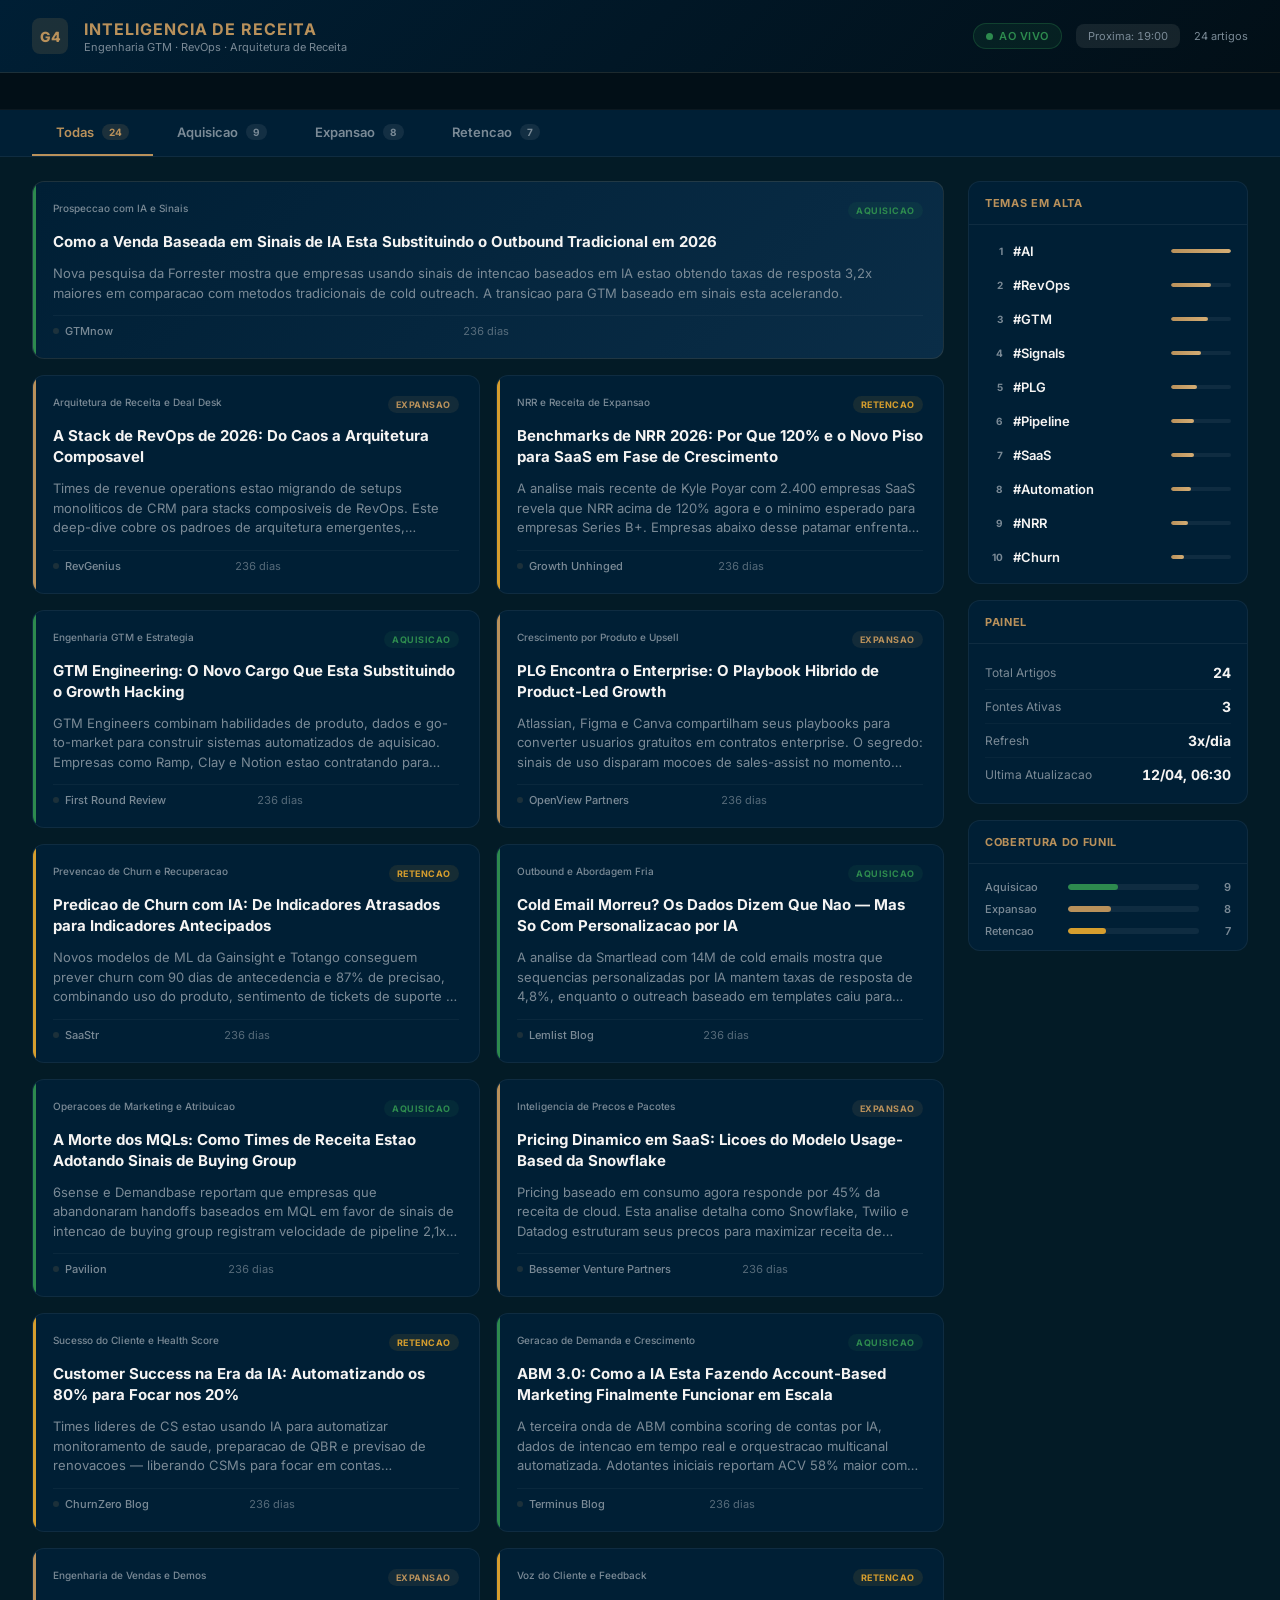
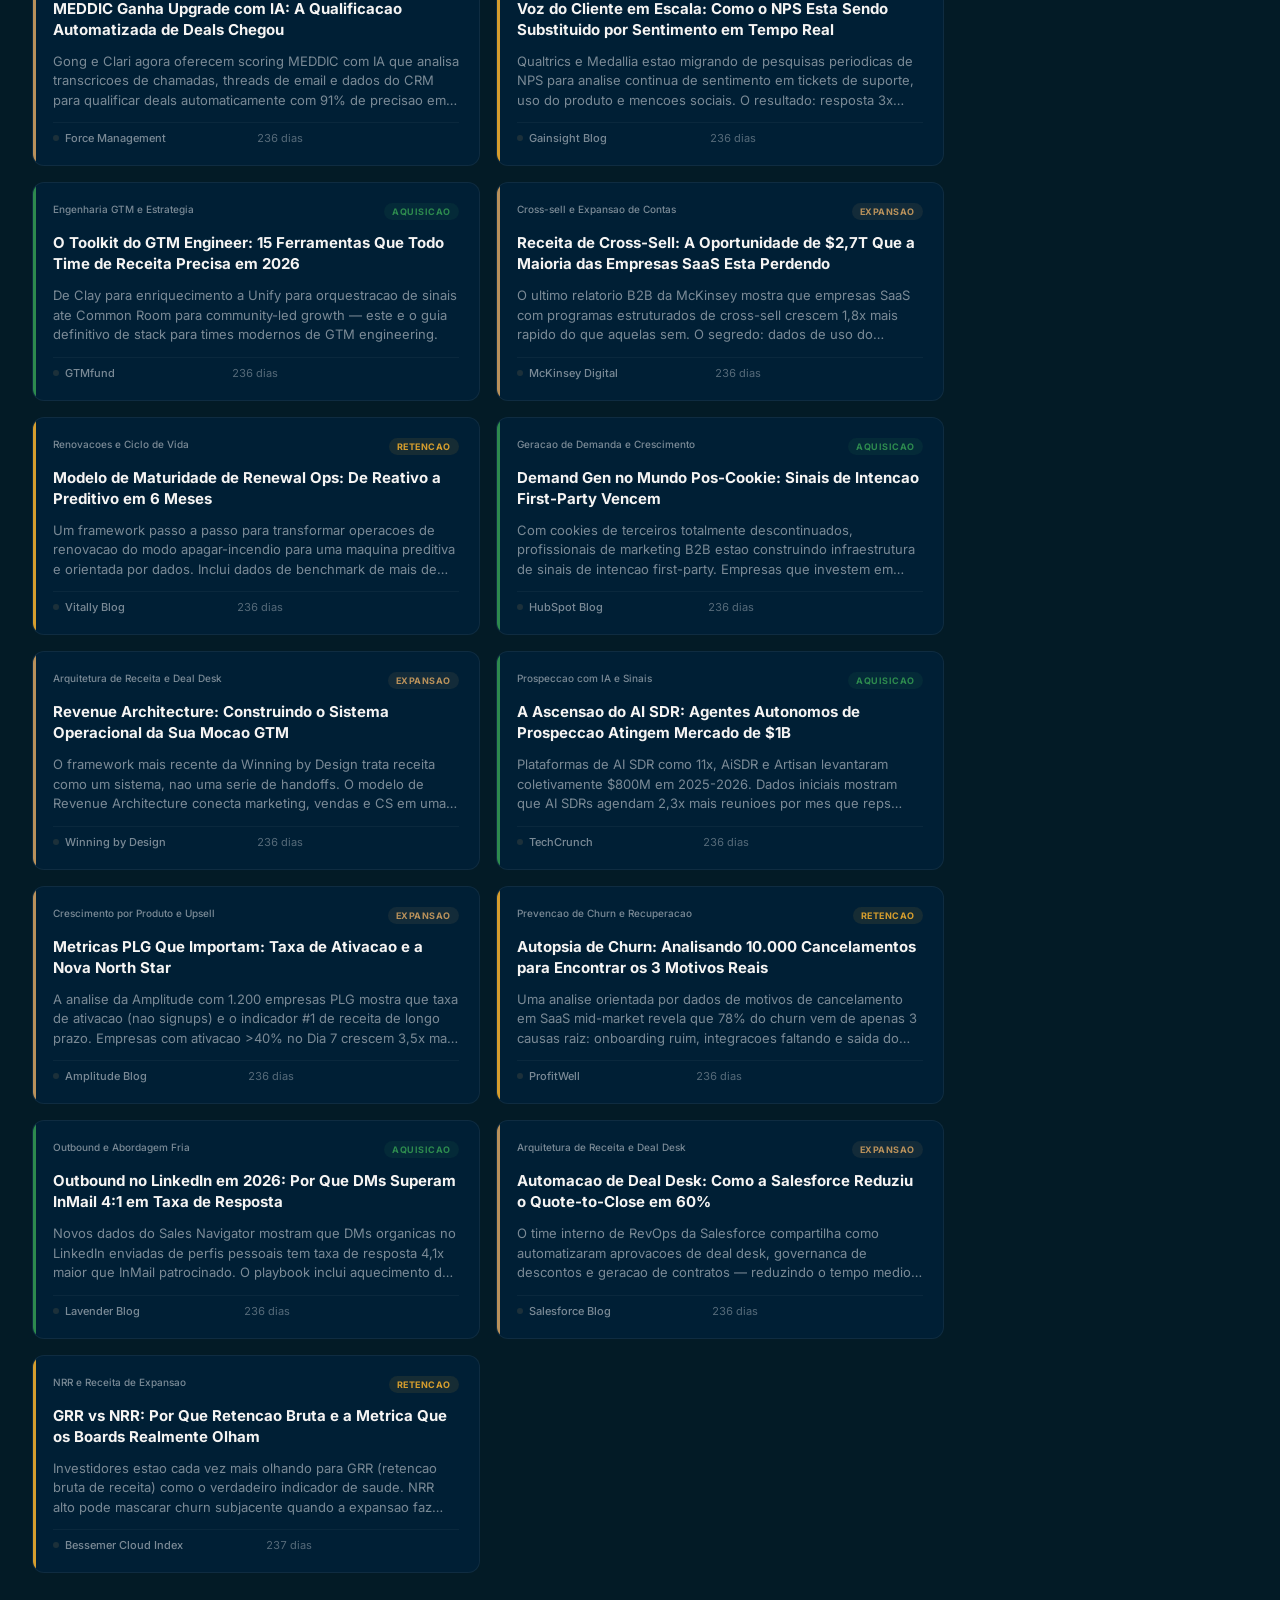
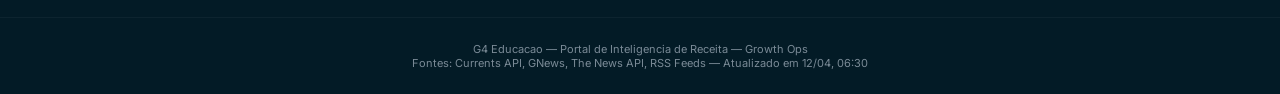
<file: revenue-intel/index.html>
<!DOCTYPE html>
<html lang="pt-BR">
<head>
  <meta charset="UTF-8">
  <meta name="viewport" content="width=device-width, initial-scale=1.0">
  <title>G4 Revenue Intelligence — Painel de Inteligencia</title>
  <link rel="preconnect" href="https://fonts.googleapis.com">
  <link href="https://fonts.googleapis.com/css2?family=Inter:wght@400;500;600;700;800&display=swap" rel="stylesheet">
  <style>
    /* ══════════════════════════════════════════════════════════════
       G4 REVENUE INTELLIGENCE — DESIGN SYSTEM (Elucy Brandbook)
       ══════════════════════════════════════════════════════════════ */
    :root {
      --navy: #001F35;
      --navy-light: #0a2d47;
      --maue: #184460;
      --scaling: #031B26;
      --scaling-deep: #020f17;
      --golden: #B9915B;
      --golden-light: #d4ad74;
      --golden-dim: rgba(185, 145, 91, 0.15);
      --silver: #F5F4F3;
      --silver-dim: rgba(245, 244, 243, 0.08);
      --white: #ffffff;
      --text: #d4d4d4;
      --text-dim: #7a8a96;
      --green: #2d8a4e;
      --green-bg: rgba(45, 138, 78, 0.12);
      --green-glow: rgba(45, 138, 78, 0.25);
      --yellow: #d69e2e;
      --yellow-bg: rgba(214, 158, 46, 0.12);
      --red: #c53030;
      --red-bg: rgba(197, 48, 48, 0.12);
      --radius: 12px;
      --radius-sm: 8px;
      --radius-xs: 4px;
      /* Session colors */
      --session-aquisicao: #2d8a4e;
      --session-aquisicao-bg: rgba(45, 138, 78, 0.10);
      --session-expansao: #B9915B;
      --session-expansao-bg: rgba(185, 145, 91, 0.10);
      --session-retencao: #d69e2e;
      --session-retencao-bg: rgba(214, 158, 46, 0.10);
    }

    * { box-sizing: border-box; margin: 0; padding: 0; }
    body {
      font-family: 'Inter', -apple-system, BlinkMacSystemFont, 'Segoe UI', sans-serif;
      background: var(--scaling);
      color: var(--text);
      min-height: 100vh;
      overflow-x: hidden;
    }

    /* ── HEADER ──────────────────────────────────────────────────── */
    .header {
      background: linear-gradient(135deg, var(--navy) 0%, var(--scaling-deep) 100%);
      border-bottom: 1px solid var(--golden-dim);
      padding: 18px 32px;
      display: flex; align-items: center; justify-content: space-between;
      position: sticky; top: 0; z-index: 100;
      backdrop-filter: blur(12px);
    }
    .header-left { display: flex; align-items: center; gap: 16px; }
    .header-logo {
      width: 36px; height: 36px; border-radius: 8px;
      background: var(--golden-dim); display: flex; align-items: center;
      justify-content: center; font-weight: 800; color: var(--golden);
      font-size: 14px; letter-spacing: -0.5px;
    }
    .header-title {
      font-size: 16px; font-weight: 700; color: var(--golden);
      letter-spacing: 0.06em; text-transform: uppercase;
    }
    .header-subtitle { font-size: 11px; color: var(--text-dim); margin-top: 1px; }
    .header-right { display: flex; align-items: center; gap: 14px; }
    .live-badge {
      display: flex; align-items: center; gap: 6px;
      background: var(--green-bg); border: 1px solid rgba(45,138,78,0.3);
      padding: 5px 12px; border-radius: 20px; font-size: 11px;
      font-weight: 600; color: var(--green); text-transform: uppercase;
      letter-spacing: 0.05em;
    }
    .live-dot {
      width: 7px; height: 7px; background: var(--green);
      border-radius: 50%; animation: pulse-dot 2s ease-in-out infinite;
    }
    @keyframes pulse-dot {
      0%, 100% { opacity: 1; box-shadow: 0 0 0 0 var(--green-glow); }
      50% { opacity: 0.7; box-shadow: 0 0 0 6px transparent; }
    }
    .refresh-timer {
      font-size: 11px; color: var(--text-dim);
      background: var(--silver-dim); padding: 5px 12px;
      border-radius: var(--radius-sm); font-variant-numeric: tabular-nums;
    }
    .article-count {
      font-size: 11px; color: var(--text-dim);
    }

    /* ── TICKER ──────────────────────────────────────────────────── */
    .ticker-wrap {
      background: var(--scaling-deep);
      border-bottom: 1px solid rgba(255,255,255,0.04);
      overflow: hidden; white-space: nowrap; padding: 8px 0;
    }
    .ticker {
      display: inline-block; animation: ticker-scroll 60s linear infinite;
      padding-left: 100%;
    }
    .ticker:hover { animation-play-state: paused; }
    .ticker-item {
      display: inline-block; padding: 0 40px; font-size: 12px;
      color: var(--text-dim); cursor: default;
    }
    .ticker-item .dot {
      display: inline-block; width: 5px; height: 5px;
      border-radius: 50%; margin-right: 8px; vertical-align: middle;
    }
    .ticker-item .time { color: var(--text-dim); opacity: 0.6; margin-left: 8px; font-size: 10px; }
    .ticker-item:hover { color: var(--silver); }
    @keyframes ticker-scroll {
      0% { transform: translateX(0); }
      100% { transform: translateX(-100%); }
    }

    /* ── NAVIGATION ──────────────────────────────────────────────── */
    .nav {
      background: var(--navy);
      border-bottom: 1px solid rgba(255,255,255,0.06);
      padding: 0 32px; display: flex; gap: 0;
    }
    .nav button {
      background: none; border: none; color: var(--text-dim);
      font-size: 13px; padding: 14px 24px; cursor: pointer;
      font-weight: 600; border-bottom: 2px solid transparent;
      transition: all 0.25s ease; white-space: nowrap;
      display: flex; align-items: center; gap: 8px;
      font-family: inherit;
    }
    .nav button:hover { color: var(--silver); background: var(--silver-dim); }
    .nav button.active { border-bottom-color: var(--golden); }
    .nav button.active[data-session="all"] { color: var(--golden); }
    .nav button.active[data-session="aquisicao"] { color: var(--session-aquisicao); border-bottom-color: var(--session-aquisicao); }
    .nav button.active[data-session="expansao"] { color: var(--session-expansao); border-bottom-color: var(--session-expansao); }
    .nav button.active[data-session="retencao"] { color: var(--session-retencao); border-bottom-color: var(--session-retencao); }
    .nav .count-badge {
      font-size: 10px; padding: 2px 7px; border-radius: 10px;
      background: var(--silver-dim); color: var(--text-dim);
      font-weight: 700;
    }
    .nav button.active .count-badge { background: var(--golden-dim); color: var(--golden); }
    .nav button.active[data-session="aquisicao"] .count-badge { background: var(--session-aquisicao-bg); color: var(--session-aquisicao); }
    .nav button.active[data-session="expansao"] .count-badge { background: var(--session-expansao-bg); color: var(--session-expansao); }
    .nav button.active[data-session="retencao"] .count-badge { background: var(--session-retencao-bg); color: var(--session-retencao); }

    /* ── MAIN LAYOUT ─────────────────────────────────────────────── */
    .main {
      max-width: 1440px; margin: 0 auto;
      display: grid; grid-template-columns: 1fr 280px;
      gap: 24px; padding: 24px 32px;
    }

    /* ── CARDS GRID ──────────────────────────────────────────────── */
    .cards-grid {
      display: grid;
      grid-template-columns: repeat(auto-fill, minmax(340px, 1fr));
      gap: 16px;
    }

    /* ── NEWS CARD ───────────────────────────────────────────────── */
    .news-card {
      background: var(--navy);
      border: 1px solid rgba(255,255,255,0.06);
      border-radius: var(--radius);
      padding: 20px;
      display: flex; flex-direction: column; gap: 12px;
      transition: all 0.25s ease;
      cursor: pointer; position: relative;
      overflow: hidden;
    }
    .news-card::before {
      content: ''; position: absolute; top: 0; left: 0;
      width: 3px; height: 100%; border-radius: 3px 0 0 3px;
    }
    .news-card[data-session="aquisicao"]::before { background: var(--session-aquisicao); }
    .news-card[data-session="expansao"]::before { background: var(--session-expansao); }
    .news-card[data-session="retencao"]::before { background: var(--session-retencao); }
    .news-card:hover {
      border-color: rgba(255,255,255,0.12);
      transform: translateY(-2px);
      box-shadow: 0 8px 24px rgba(0,0,0,0.3);
    }
    .news-card.featured {
      grid-column: span 2;
      background: linear-gradient(135deg, var(--navy) 0%, var(--navy-light) 100%);
      border-color: var(--golden-dim);
    }
    .card-header { display: flex; justify-content: space-between; align-items: flex-start; gap: 8px; }
    .card-session-badge {
      font-size: 9px; font-weight: 700; padding: 3px 8px;
      border-radius: 10px; text-transform: uppercase;
      letter-spacing: 0.06em; white-space: nowrap; flex-shrink: 0;
    }
    .card-session-badge[data-session="aquisicao"] { background: var(--session-aquisicao-bg); color: var(--session-aquisicao); }
    .card-session-badge[data-session="expansao"] { background: var(--session-expansao-bg); color: var(--session-expansao); }
    .card-session-badge[data-session="retencao"] { background: var(--session-retencao-bg); color: var(--session-retencao); }
    .card-subcategory {
      font-size: 10px; color: var(--text-dim); font-weight: 500;
    }
    .card-title {
      font-size: 15px; font-weight: 700; color: var(--silver);
      line-height: 1.4; display: -webkit-box;
      -webkit-line-clamp: 2; -webkit-box-orient: vertical;
      overflow: hidden;
    }
    .news-card:hover .card-title { color: var(--white); }
    .card-description {
      font-size: 13px; color: var(--text-dim); line-height: 1.5;
      display: -webkit-box; -webkit-line-clamp: 3;
      -webkit-box-orient: vertical; overflow: hidden;
    }
    .news-card.featured .card-description { -webkit-line-clamp: 4; }
    .card-footer {
      display: flex; justify-content: space-between; align-items: center;
      margin-top: auto; padding-top: 8px;
      border-top: 1px solid rgba(255,255,255,0.04);
    }
    .card-source {
      font-size: 11px; color: var(--text-dim); font-weight: 500;
      display: flex; align-items: center; gap: 6px;
    }
    .card-source .source-dot {
      width: 6px; height: 6px; border-radius: 50%;
      background: var(--golden-dim);
    }
    .card-time {
      font-size: 11px; color: var(--text-dim); opacity: 0.7;
      font-variant-numeric: tabular-nums;
    }
    .card-link {
      font-size: 11px; color: var(--golden); font-weight: 600;
      text-decoration: none; opacity: 0;
      transition: opacity 0.2s;
    }
    .news-card:hover .card-link { opacity: 1; }

    /* ── SIDEBAR ──────────────────────────────────────────────────── */
    .sidebar { display: flex; flex-direction: column; gap: 16px; }
    .sidebar-card {
      background: var(--navy);
      border: 1px solid rgba(255,255,255,0.06);
      border-radius: var(--radius); overflow: hidden;
    }
    .sidebar-header {
      padding: 14px 16px;
      border-bottom: 1px solid rgba(255,255,255,0.06);
      font-size: 11px; font-weight: 700; color: var(--golden);
      text-transform: uppercase; letter-spacing: 0.06em;
    }
    .sidebar-body { padding: 12px 16px; }

    /* Trending Tags */
    .trending-list { display: flex; flex-direction: column; gap: 6px; }
    .trending-item {
      display: flex; align-items: center; gap: 10px;
      padding: 6px 0; font-size: 13px;
    }
    .trending-rank {
      font-size: 10px; font-weight: 700; color: var(--text-dim);
      width: 18px; text-align: right;
    }
    .trending-tag { color: var(--silver); font-weight: 600; flex: 1; }
    .trending-bar {
      width: 60px; height: 4px; background: rgba(255,255,255,0.06);
      border-radius: 2px; overflow: hidden;
    }
    .trending-bar-fill {
      height: 100%; border-radius: 2px;
      background: linear-gradient(90deg, var(--golden) 0%, var(--golden-light) 100%);
      transition: width 0.6s ease;
    }

    /* Pulse Stats */
    .pulse-stat {
      display: flex; justify-content: space-between; align-items: center;
      padding: 8px 0; border-bottom: 1px solid rgba(255,255,255,0.03);
    }
    .pulse-stat:last-child { border-bottom: none; }
    .pulse-label { font-size: 12px; color: var(--text-dim); }
    .pulse-value { font-size: 14px; font-weight: 700; color: var(--silver); font-variant-numeric: tabular-nums; }

    /* Session distribution */
    .session-dist { display: flex; flex-direction: column; gap: 8px; padding-top: 4px; }
    .dist-row { display: flex; align-items: center; gap: 8px; }
    .dist-label { font-size: 11px; width: 75px; color: var(--text-dim); font-weight: 500; }
    .dist-bar {
      flex: 1; height: 6px; background: rgba(255,255,255,0.06);
      border-radius: 3px; overflow: hidden;
    }
    .dist-bar-fill { height: 100%; border-radius: 3px; transition: width 0.6s ease; }
    .dist-bar-fill.aquisicao { background: var(--session-aquisicao); }
    .dist-bar-fill.expansao { background: var(--session-expansao); }
    .dist-bar-fill.retencao { background: var(--session-retencao); }
    .dist-count { font-size: 11px; color: var(--text-dim); width: 24px; text-align: right; font-weight: 600; }

    /* ── LOADING ──────────────────────────────────────────────────── */
    .loading {
      display: flex; flex-direction: column; align-items: center;
      justify-content: center; min-height: 400px; gap: 16px;
      grid-column: 1 / -1;
    }
    .loading-spinner {
      width: 40px; height: 40px; border: 3px solid rgba(255,255,255,0.1);
      border-top-color: var(--golden); border-radius: 50%;
      animation: spin 0.8s linear infinite;
    }
    @keyframes spin { to { transform: rotate(360deg); } }
    .loading-text { font-size: 14px; color: var(--text-dim); }

    /* ── FOOTER ──────────────────────────────────────────────────── */
    .footer {
      text-align: center; padding: 24px 32px; color: var(--text-dim);
      font-size: 11px; border-top: 1px solid rgba(255,255,255,0.04);
      max-width: 1440px; margin: 20px auto 0;
    }
    .footer a { color: var(--golden); text-decoration: none; }

    /* ── EMPTY STATE ──────────────────────────────────────────────── */
    .empty-state {
      display: flex; flex-direction: column; align-items: center;
      justify-content: center; min-height: 300px; gap: 12px;
      color: var(--text-dim); grid-column: 1 / -1;
    }
    .empty-icon { font-size: 48px; opacity: 0.3; }
    .empty-text { font-size: 14px; }

    /* ── RESPONSIVE ──────────────────────────────────────────────── */
    @media (max-width: 1100px) {
      .main { grid-template-columns: 1fr; }
      .sidebar { display: grid; grid-template-columns: 1fr 1fr; gap: 16px; }
      .news-card.featured { grid-column: span 1; }
    }
    @media (max-width: 768px) {
      .header { padding: 14px 16px; flex-wrap: wrap; gap: 8px; }
      .nav { padding: 0 16px; overflow-x: auto; }
      .nav button { padding: 12px 16px; font-size: 12px; }
      .main { padding: 16px; gap: 16px; }
      .cards-grid { grid-template-columns: 1fr; }
      .sidebar { grid-template-columns: 1fr; }
      .ticker-wrap { display: none; }
    }
    @media (max-width: 480px) {
      .header-title { font-size: 13px; }
      .header-right { gap: 8px; }
      .refresh-timer, .article-count { display: none; }
    }

    /* ── ANIMATIONS ──────────────────────────────────────────────── */
    .news-card { animation: fadeInUp 0.4s ease both; }
    .news-card:nth-child(1) { animation-delay: 0s; }
    .news-card:nth-child(2) { animation-delay: 0.05s; }
    .news-card:nth-child(3) { animation-delay: 0.1s; }
    .news-card:nth-child(4) { animation-delay: 0.15s; }
    .news-card:nth-child(5) { animation-delay: 0.2s; }
    .news-card:nth-child(6) { animation-delay: 0.25s; }
    @keyframes fadeInUp {
      from { opacity: 0; transform: translateY(12px); }
      to { opacity: 1; transform: translateY(0); }
    }

    /* refresh flash */
    .refresh-flash {
      position: fixed; top: 0; left: 0; right: 0; height: 2px;
      background: linear-gradient(90deg, var(--golden), var(--golden-light), var(--golden));
      z-index: 200; animation: flash-bar 1.5s ease-out forwards;
    }
    @keyframes flash-bar {
      0% { opacity: 1; transform: scaleX(0); transform-origin: left; }
      50% { opacity: 1; transform: scaleX(1); }
      100% { opacity: 0; transform: scaleX(1); }
    }
  </style>
</head>
<body>

  <!-- HEADER -->
  <div class="header">
    <div class="header-left">
      <div class="header-logo">G4</div>
      <div>
        <div class="header-title">Inteligencia de Receita</div>
        <div class="header-subtitle">Engenharia GTM &middot; RevOps &middot; Arquitetura de Receita</div>
      </div>
    </div>
    <div class="header-right">
      <div class="live-badge"><div class="live-dot"></div> Ao Vivo</div>
      <div class="refresh-timer" id="refreshTimer">3x ao dia</div>
      <div class="article-count" id="articleCount">—</div>
    </div>
  </div>

  <!-- TICKER -->
  <div class="ticker-wrap">
    <div class="ticker" id="ticker">
      <span class="ticker-item">Carregando ultimas noticias...</span>
    </div>
  </div>

  <!-- NAV -->
  <div class="nav" id="nav" role="tablist">
    <button class="active" data-session="all" role="tab" aria-selected="true">
      Todas <span class="count-badge" id="countAll">—</span>
    </button>
    <button data-session="aquisicao" role="tab" aria-selected="false">
      Aquisicao <span class="count-badge" id="countAquisicao">—</span>
    </button>
    <button data-session="expansao" role="tab" aria-selected="false">
      Expansao <span class="count-badge" id="countExpansao">—</span>
    </button>
    <button data-session="retencao" role="tab" aria-selected="false">
      Retencao <span class="count-badge" id="countRetencao">—</span>
    </button>
  </div>

  <!-- MAIN -->
  <div class="main">
    <div class="cards-grid" id="cardsGrid">
      <div class="loading">
        <div class="loading-spinner"></div>
        <div class="loading-text">Carregando inteligencia de receita...</div>
      </div>
    </div>

    <div class="sidebar">
      <!-- Trending -->
      <div class="sidebar-card">
        <div class="sidebar-header">Temas em Alta</div>
        <div class="sidebar-body">
          <div class="trending-list" id="trendingList">
            <div class="trending-item"><span class="trending-tag" style="color:var(--text-dim)">Carregando...</span></div>
          </div>
        </div>
      </div>

      <!-- Pulse -->
      <div class="sidebar-card">
        <div class="sidebar-header">Painel</div>
        <div class="sidebar-body">
          <div class="pulse-stat">
            <span class="pulse-label">Total Artigos</span>
            <span class="pulse-value" id="pulseTotal">—</span>
          </div>
          <div class="pulse-stat">
            <span class="pulse-label">Fontes Ativas</span>
            <span class="pulse-value" id="pulseSources">—</span>
          </div>
          <div class="pulse-stat">
            <span class="pulse-label">Refresh</span>
            <span class="pulse-value">3x/dia</span>
          </div>
          <div class="pulse-stat">
            <span class="pulse-label">Ultima Atualizacao</span>
            <span class="pulse-value" id="pulseLastUpdate">—</span>
          </div>
        </div>
      </div>

      <!-- Distribution -->
      <div class="sidebar-card">
        <div class="sidebar-header">Cobertura do Funil</div>
        <div class="sidebar-body">
          <div class="session-dist" id="sessionDist"></div>
        </div>
      </div>
    </div>
  </div>

  <!-- FOOTER -->
  <div class="footer">
    G4 Educacao &mdash; Portal de Inteligencia de Receita &mdash; Growth Ops
    <br>Fontes: Currents API, GNews, The News API, RSS Feeds &mdash;
    <span id="footerUpdate">—</span>
  </div>

<script>
// ══════════════════════════════════════════════════════════════════
// G4 REVENUE INTELLIGENCE — ENGINE
// ══════════════════════════════════════════════════════════════════

let DATA = null;
let currentSession = 'all';
// Refresh schedule: 08:00, 13:00, 19:00 BRT
const REFRESH_HOURS = [8, 13, 19];
let refreshInterval = null;

// ── TIME UTILS ──────────────────────────────────────────────────

function timeAgo(isoDate) {
  if (!isoDate) return '';
  const now = new Date();
  const then = new Date(isoDate);
  const diffMs = now - then;
  const diffMin = Math.floor(diffMs / 60000);
  if (diffMin < 1) return 'agora';
  if (diffMin < 60) return diffMin + ' min';
  const diffH = Math.floor(diffMin / 60);
  if (diffH < 24) return diffH + 'h';
  const diffD = Math.floor(diffH / 24);
  if (diffD === 1) return 'ontem';
  return diffD + ' dias';
}

function formatTime(isoDate) {
  if (!isoDate) return '—';
  try {
    const d = new Date(isoDate);
    return d.toLocaleString('pt-BR', {
      day: '2-digit', month: '2-digit',
      hour: '2-digit', minute: '2-digit',
    });
  } catch { return '—'; }
}

// ── DATA FETCH ──────────────────────────────────────────────────

async function fetchData() {
  try {
    const resp = await fetch('news-data.json?t=' + Date.now());
    const newData = await resp.json();

    // Check if data actually changed
    const changed = !DATA || newData.generated_at !== DATA.generated_at;
    DATA = newData;

    if (changed) {
      showRefreshFlash();
    }

    render();
  } catch (e) {
    console.error('Fetch error:', e);
    if (!DATA) {
      document.getElementById('cardsGrid').innerHTML = `
        <div class="empty-state">
          <div class="empty-icon">&#9888;</div>
          <div class="empty-text">Erro ao carregar dados. Execute o collector.py primeiro.</div>
        </div>
      `;
    }
  }
}

function showRefreshFlash() {
  const el = document.createElement('div');
  el.className = 'refresh-flash';
  document.body.appendChild(el);
  setTimeout(() => el.remove(), 1600);
}

// ── NAV ──────────────────────────────────────────────────────────

document.getElementById('nav').addEventListener('click', e => {
  const btn = e.target.closest('button');
  if (!btn) return;
  document.querySelectorAll('.nav button').forEach(b => {
    b.classList.remove('active');
    b.setAttribute('aria-selected', 'false');
  });
  btn.classList.add('active');
  btn.setAttribute('aria-selected', 'true');
  currentSession = btn.dataset.session;
  render();
});

// ── RENDER ───────────────────────────────────────────────────────

function render() {
  if (!DATA) return;

  const articles = DATA.articles || [];
  const counts = DATA.session_counts || {};
  const trending = DATA.trending || [];

  // Update nav counts
  document.getElementById('countAll').textContent = articles.length;
  document.getElementById('countAquisicao').textContent = counts.aquisicao || 0;
  document.getElementById('countExpansao').textContent = counts.expansao || 0;
  document.getElementById('countRetencao').textContent = counts.retencao || 0;

  // Filter
  const filtered = currentSession === 'all'
    ? articles
    : articles.filter(a => a.session === currentSession);

  // Render cards
  renderCards(filtered);

  // Render ticker
  renderTicker(articles.slice(0, 12));

  // Render sidebar
  renderTrending(trending);
  renderPulse();
  renderDistribution(counts, articles.length);

  // Header stats
  document.getElementById('articleCount').textContent = articles.length + ' artigos';
}

function translateSubcategory(sub) {
  const map = {
    'GTM Engineering & Estrategia': 'Engenharia GTM e Estrategia',
    'Demand Generation & Growth': 'Geracao de Demanda e Crescimento',
    'AI-Powered Prospecting & Sinais': 'Prospeccao com IA e Sinais',
    'Outbound & Cold Outreach': 'Outbound e Abordagem Fria',
    'Marketing Ops & Attribution': 'Operacoes de Marketing e Atribuicao',
    'Sales Engineering & Demo Tech': 'Engenharia de Vendas e Demos',
    'Revenue Architecture & Deal Desk': 'Arquitetura de Receita e Deal Desk',
    'Product-Led Growth & Upsell': 'Crescimento por Produto e Upsell',
    'Pricing & Packaging Intelligence': 'Inteligencia de Precos e Pacotes',
    'Cross-sell & Account Expansion': 'Cross-sell e Expansao de Contas',
    'Customer Success & Health Scoring': 'Sucesso do Cliente e Health Score',
    'Churn Prevention & Win-back': 'Prevencao de Churn e Recuperacao',
    'NRR & Expansion Revenue': 'NRR e Receita de Expansao',
    'Voice of Customer & Feedback Loops': 'Voz do Cliente e Feedback',
    'Renewal Ops & Lifecycle': 'Renovacoes e Ciclo de Vida',
  };
  return map[sub] || sub;
}

function renderCards(articles) {
  const grid = document.getElementById('cardsGrid');

  if (!articles.length) {
    grid.innerHTML = `
      <div class="empty-state">
        <div class="empty-icon">&#128269;</div>
        <div class="empty-text">Nenhuma noticia nesta categoria</div>
      </div>
    `;
    return;
  }

  grid.innerHTML = articles.map((a, i) => {
    const isFeatured = i === 0 && currentSession === 'all';
    const sessionLabel = {
      aquisicao: 'Aquisicao',
      expansao: 'Expansao',
      retencao: 'Retencao',
    }[a.session] || 'Geral';
    const subcatPtBR = translateSubcategory(a.subcategory || '');

    return `
      <article class="news-card${isFeatured ? ' featured' : ''}"
               data-session="${a.session}"
               onclick="window.open('${escapeHtml(a.url)}', '_blank')">
        <div class="card-header">
          <span class="card-subcategory">${escapeHtml(subcatPtBR)}</span>
          <span class="card-session-badge" data-session="${a.session}">${sessionLabel}</span>
        </div>
        <div class="card-title">${escapeHtml(a.title)}</div>
        <div class="card-description">${escapeHtml(a.description || '')}</div>
        <div class="card-footer">
          <span class="card-source">
            <span class="source-dot"></span>
            ${escapeHtml(a.source || 'Desconhecido')}
          </span>
          <span class="card-time">${timeAgo(a.published_at)}</span>
          <span class="card-link">Ler artigo &rarr;</span>
        </div>
      </article>
    `;
  }).join('');
}

function renderTicker(articles) {
  const ticker = document.getElementById('ticker');
  const sessionColors = {
    aquisicao: 'var(--session-aquisicao)',
    expansao: 'var(--session-expansao)',
    retencao: 'var(--session-retencao)',
  };

  ticker.innerHTML = articles.map(a => `
    <span class="ticker-item">
      <span class="dot" style="background:${sessionColors[a.session] || 'var(--golden)'}"></span>
      ${escapeHtml(a.title.substring(0, 80))}${a.title.length > 80 ? '...' : ''}
      <span class="time">${timeAgo(a.published_at)}</span>
    </span>
  `).join('');
}

function renderTrending(trending) {
  const list = document.getElementById('trendingList');
  if (!trending.length) {
    list.innerHTML = '<div class="trending-item"><span class="trending-tag" style="color:var(--text-dim)">Sem dados ainda</span></div>';
    return;
  }
  const maxCount = Math.max(...trending.map(t => t.count));
  list.innerHTML = trending.map((t, i) => `
    <div class="trending-item">
      <span class="trending-rank">${i + 1}</span>
      <span class="trending-tag">#${t.tag}</span>
      <div class="trending-bar">
        <div class="trending-bar-fill" style="width:${(t.count / maxCount * 100).toFixed(0)}%"></div>
      </div>
    </div>
  `).join('');
}

function renderPulse() {
  document.getElementById('pulseTotal').textContent = DATA.total_articles || 0;
  document.getElementById('pulseSources').textContent = (DATA.sources_active || []).length;
  document.getElementById('pulseLastUpdate').textContent = formatTime(DATA.generated_at);
  document.getElementById('footerUpdate').textContent = 'Atualizado em ' + formatTime(DATA.generated_at);
}

function renderDistribution(counts, total) {
  const dist = document.getElementById('sessionDist');
  if (!total) { dist.innerHTML = ''; return; }

  const sessions = [
    { key: 'aquisicao', label: 'Aquisicao', count: counts.aquisicao || 0 },
    { key: 'expansao', label: 'Expansao', count: counts.expansao || 0 },
    { key: 'retencao', label: 'Retencao', count: counts.retencao || 0 },
  ];

  dist.innerHTML = sessions.map(s => `
    <div class="dist-row">
      <span class="dist-label">${s.label}</span>
      <div class="dist-bar">
        <div class="dist-bar-fill ${s.key}" style="width:${(s.count / total * 100).toFixed(0)}%"></div>
      </div>
      <span class="dist-count">${s.count}</span>
    </div>
  `).join('');
}

// ── NEXT UPDATE DISPLAY ──────────────────────────────────────────

function getNextRefresh() {
  const now = new Date();
  const h = now.getHours();
  for (const rh of REFRESH_HOURS) {
    if (h < rh) return rh + ':00';
  }
  return REFRESH_HOURS[0] + ':00 (amanha)';
}

function updateRefreshDisplay() {
  document.getElementById('refreshTimer').textContent =
    'Proxima: ' + getNextRefresh();
}

// ── SECURITY ─────────────────────────────────────────────────────

function escapeHtml(str) {
  if (!str) return '';
  const div = document.createElement('div');
  div.textContent = str;
  return div.innerHTML;
}

// ── INIT ─────────────────────────────────────────────────────────

async function init() {
  await fetchData();
  updateRefreshDisplay();
  // Check for new data every 10 min (lightweight — just reads static JSON)
  refreshInterval = setInterval(fetchData, 10 * 60 * 1000);
  // Update display every minute
  setInterval(updateRefreshDisplay, 60 * 1000);
}

init();
</script>
</body>
</html>
</file>
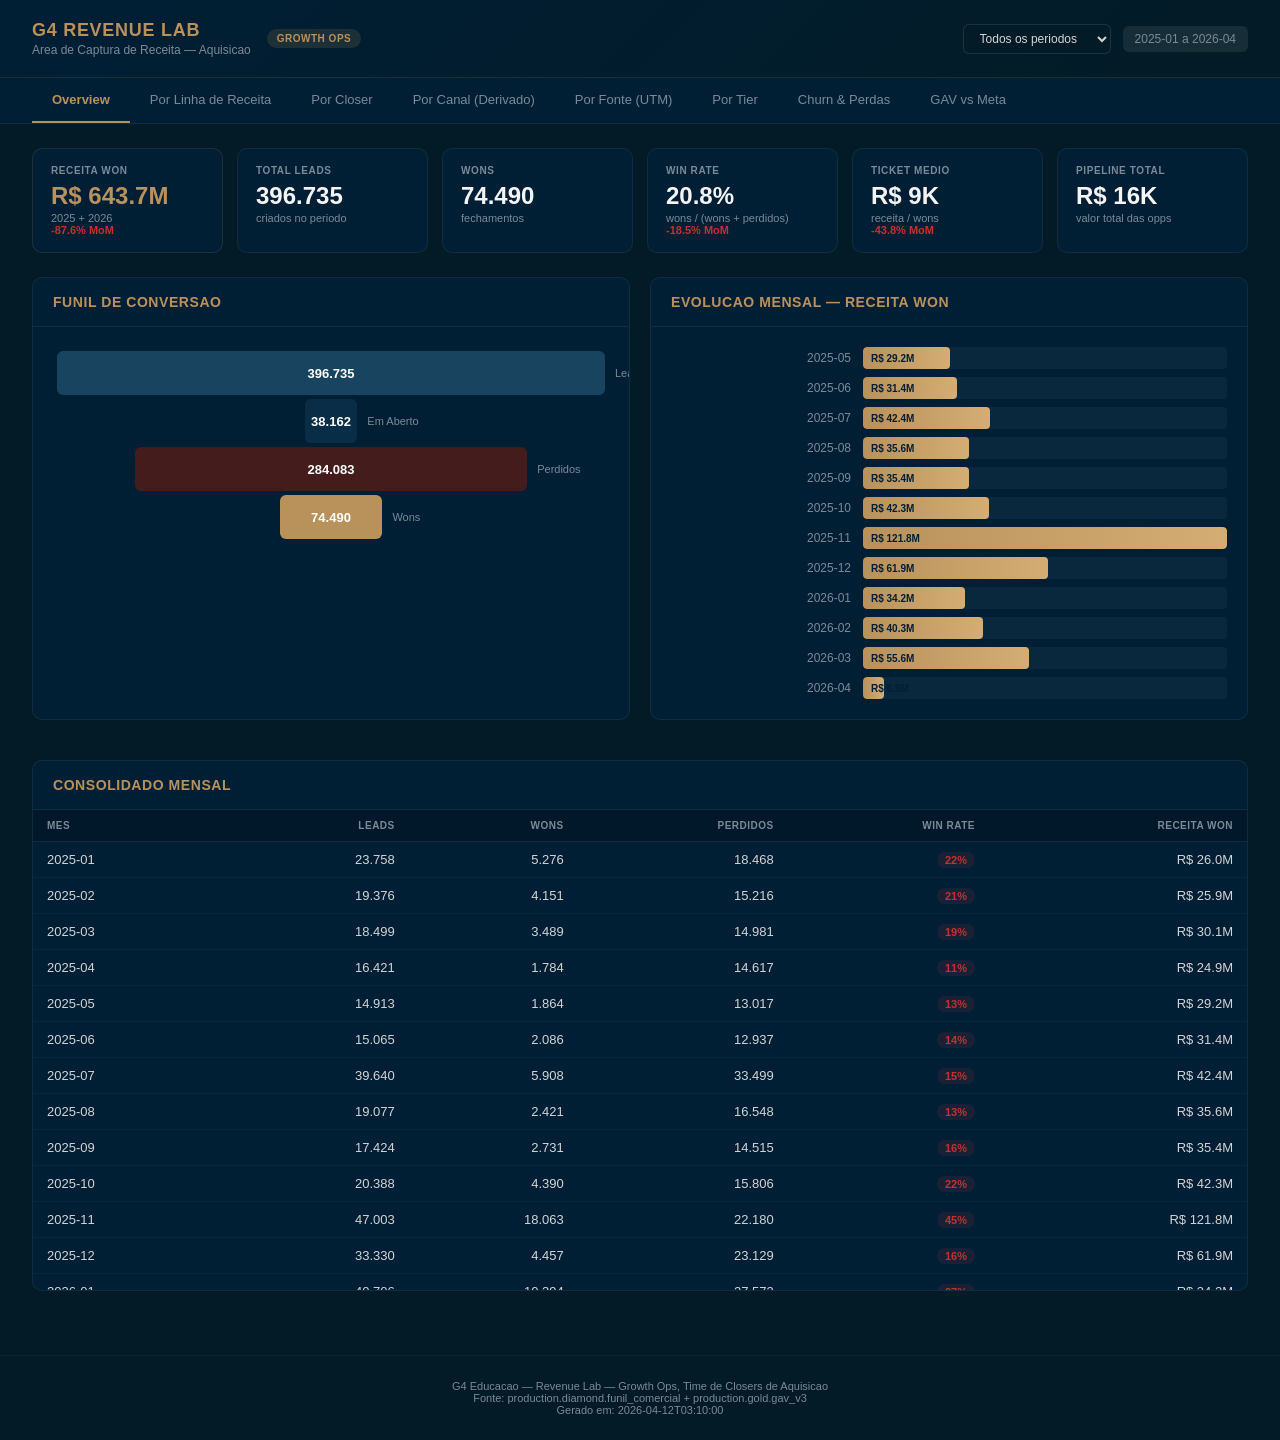
<file: revenue-lab/index.html>
<!DOCTYPE html>
<html lang="pt-BR">
<head>
  <meta charset="UTF-8">
  <meta name="viewport" content="width=device-width, initial-scale=1.0">
  <title>G4 Revenue Lab — Aquisição</title>
  <style>
    /* ── G4 BRANDBOOK DESIGN SYSTEM ─────────────────────────── */
    :root {
      --navy: #001F35;
      --navy-light: #0a2d47;
      --maue: #184460;
      --scaling: #031B26;
      --golden: #B9915B;
      --golden-light: #d4ad74;
      --golden-dim: rgba(185, 145, 91, 0.15);
      --silver: #F5F4F3;
      --silver-dim: rgba(245, 244, 243, 0.08);
      --founders-red: #441C1B;
      --ground-clay: #842E20;
      --white: #ffffff;
      --text: #d4d4d4;
      --text-dim: #7a8a96;
      --green: #2d8a4e;
      --green-bg: rgba(45, 138, 78, 0.12);
      --red: #c53030;
      --red-bg: rgba(197, 48, 48, 0.12);
      --yellow: #d69e2e;
      --yellow-bg: rgba(214, 158, 46, 0.12);
      --radius: 10px;
      --radius-sm: 6px;
    }
    * { box-sizing: border-box; margin: 0; padding: 0; }
    body {
      font-family: 'Inter', -apple-system, BlinkMacSystemFont, 'Segoe UI', sans-serif;
      background: var(--scaling);
      color: var(--text);
      min-height: 100vh;
    }

    /* ── HEADER ──────────────────────────────────────────────── */
    .header {
      background: linear-gradient(135deg, var(--navy) 0%, var(--scaling) 100%);
      border-bottom: 1px solid var(--golden-dim);
      padding: 20px 32px;
      display: flex;
      align-items: center;
      justify-content: space-between;
    }
    .header-left { display: flex; align-items: center; gap: 16px; }
    .header h1 {
      font-size: 18px; font-weight: 700; color: var(--golden);
      letter-spacing: 0.04em; text-transform: uppercase;
    }
    .header .tagline { font-size: 12px; color: var(--text-dim); margin-top: 2px; }
    .header .badge {
      background: var(--golden-dim); color: var(--golden); font-size: 10px;
      padding: 4px 10px; border-radius: 20px; font-weight: 600;
      letter-spacing: 0.05em; text-transform: uppercase;
    }
    .header-right { display: flex; gap: 12px; align-items: center; }
    .header-right .period {
      font-size: 12px; color: var(--text-dim); background: var(--silver-dim);
      padding: 6px 12px; border-radius: var(--radius-sm);
    }

    /* ── NAVIGATION ──────────────────────────────────────────── */
    .nav {
      background: var(--navy); border-bottom: 1px solid rgba(255,255,255,0.06);
      padding: 0 32px; display: flex; gap: 0; overflow-x: auto;
    }
    .nav button {
      background: none; border: none; color: var(--text-dim); font-size: 13px;
      padding: 14px 20px; cursor: pointer; font-weight: 500;
      border-bottom: 2px solid transparent; transition: all 0.2s;
      white-space: nowrap;
    }
    .nav button:hover { color: var(--silver); }
    .nav button.active {
      color: var(--golden); border-bottom-color: var(--golden); font-weight: 600;
    }

    /* ── CONTAINER ───────────────────────────────────────────── */
    .container { max-width: 1440px; margin: 0 auto; padding: 24px 32px; }

    /* ── KPI CARDS ───────────────────────────────────────────── */
    .kpi-grid { display: grid; grid-template-columns: repeat(6, 1fr); gap: 14px; margin-bottom: 24px; }
    .kpi-card {
      background: var(--navy); border: 1px solid rgba(255,255,255,0.06);
      border-radius: var(--radius); padding: 16px 18px;
    }
    .kpi-card.highlight { border-color: var(--golden-dim); }
    .kpi-label {
      font-size: 10px; color: var(--text-dim); text-transform: uppercase;
      letter-spacing: 0.06em; font-weight: 600;
    }
    .kpi-value { font-size: 24px; font-weight: 700; color: var(--silver); margin: 6px 0 2px; }
    .kpi-card.highlight .kpi-value { color: var(--golden); }
    .kpi-sub { font-size: 11px; color: var(--text-dim); }
    .kpi-delta { font-size: 11px; font-weight: 600; }
    .kpi-delta.up { color: var(--green); }
    .kpi-delta.down { color: var(--red); }
    .kpi-delta.neutral { color: var(--yellow); }

    /* ── SECTION ─────────────────────────────────────────────── */
    .section {
      background: var(--navy); border: 1px solid rgba(255,255,255,0.06);
      border-radius: var(--radius); margin-bottom: 20px; overflow: hidden;
    }
    .section-header {
      padding: 16px 20px; border-bottom: 1px solid rgba(255,255,255,0.06);
      display: flex; justify-content: space-between; align-items: center;
    }
    .section-header h2 {
      font-size: 14px; font-weight: 600; color: var(--golden);
      text-transform: uppercase; letter-spacing: 0.04em;
    }
    .section-header .filter {
      display: flex; gap: 8px;
    }
    .section-header select {
      background: var(--scaling); border: 1px solid rgba(255,255,255,0.1);
      color: var(--text); padding: 5px 10px; border-radius: var(--radius-sm);
      font-size: 12px; cursor: pointer;
    }
    .section-body { padding: 0; }

    /* ── TABLE ────────────────────────────────────────────────── */
    .data-table { width: 100%; border-collapse: collapse; font-size: 13px; }
    .data-table th {
      text-align: left; padding: 10px 14px; background: rgba(0,0,0,0.2);
      color: var(--text-dim); font-size: 10px; text-transform: uppercase;
      letter-spacing: 0.05em; font-weight: 600;
      border-bottom: 1px solid rgba(255,255,255,0.06);
      position: sticky; top: 0; z-index: 1;
    }
    .data-table th.num, .data-table td.num { text-align: right; }
    .data-table td {
      padding: 10px 14px; border-bottom: 1px solid rgba(255,255,255,0.03);
      color: var(--text);
    }
    .data-table tr:hover td { background: rgba(255,255,255,0.02); }
    .data-table tr.total td {
      background: var(--golden-dim); font-weight: 700; color: var(--golden);
      border-top: 1px solid var(--golden-dim);
    }
    .badge-green { background: var(--green-bg); color: var(--green); padding: 2px 8px; border-radius: 10px; font-size: 11px; font-weight: 600; }
    .badge-red { background: var(--red-bg); color: var(--red); padding: 2px 8px; border-radius: 10px; font-size: 11px; font-weight: 600; }
    .badge-yellow { background: var(--yellow-bg); color: var(--yellow); padding: 2px 8px; border-radius: 10px; font-size: 11px; font-weight: 600; }
    .table-scroll { max-height: 480px; overflow-y: auto; }

    /* ── CHARTS ───────────────────────────────────────────────── */
    .chart-container { padding: 20px; }
    .bar-chart { display: flex; flex-direction: column; gap: 8px; }
    .bar-row { display: flex; align-items: center; gap: 12px; }
    .bar-label { width: 180px; min-width: 100px; font-size: 12px; color: var(--text-dim); text-align: right; flex-shrink: 0; overflow: hidden; text-overflow: ellipsis; white-space: nowrap; cursor: default; }
    .bar-label:hover { color: var(--silver); overflow: visible; position: relative; z-index: 2; background: var(--navy); padding: 2px 6px; border-radius: 4px; }
    .bar-track { flex: 1; height: 22px; background: rgba(255,255,255,0.04); border-radius: 4px; position: relative; overflow: hidden; }
    .bar-fill { height: 100%; border-radius: 4px; transition: width 0.6s ease; display: flex; align-items: center; padding-left: 8px; }
    .bar-fill.won { background: linear-gradient(90deg, var(--golden) 0%, var(--golden-light) 100%); }
    .bar-fill.lost { background: linear-gradient(90deg, var(--ground-clay) 0%, var(--founders-red) 100%); }
    .bar-fill.open { background: linear-gradient(90deg, var(--maue) 0%, var(--navy-light) 100%); }
    .bar-value { font-size: 10px; font-weight: 700; color: var(--navy); white-space: nowrap; }

    /* ── GRID LAYOUTS ────────────────────────────────────────── */
    .two-col { display: grid; grid-template-columns: 1fr 1fr; gap: 20px; margin-bottom: 20px; }
    .three-col { display: grid; grid-template-columns: 1fr 1fr 1fr; gap: 20px; margin-bottom: 20px; }

    /* ── FUNNEL VIZ ──────────────────────────────────────────── */
    .funnel { padding: 24px; display: flex; flex-direction: column; align-items: center; gap: 4px; }
    .funnel-step {
      height: 44px; display: flex; align-items: center; justify-content: center;
      border-radius: 6px; color: var(--white); font-weight: 700; font-size: 13px;
      transition: all 0.4s ease; position: relative;
    }
    .funnel-step .label { position: absolute; right: -160px; width: 150px; text-align: left; font-size: 11px; color: var(--text-dim); font-weight: 500; }
    .funnel-step .conv { position: absolute; left: -80px; width: 70px; text-align: right; font-size: 11px; font-weight: 600; }

    /* ── LOADING ──────────────────────────────────────────────── */
    .loading {
      display: flex; flex-direction: column; align-items: center;
      justify-content: center; min-height: 400px; gap: 16px;
    }
    .loading-spinner {
      width: 40px; height: 40px; border: 3px solid rgba(255,255,255,0.1);
      border-top-color: var(--golden); border-radius: 50%;
      animation: spin 0.8s linear infinite;
    }
    @keyframes spin { to { transform: rotate(360deg); } }
    .loading-text { font-size: 14px; color: var(--text-dim); }

    /* ── FOOTER ───────────────────────────────────────────────── */
    .footer {
      text-align: center; padding: 24px; color: var(--text-dim); font-size: 11px;
      border-top: 1px solid rgba(255,255,255,0.04); margin-top: 20px;
    }

    /* ── RESPONSIVE ──────────────────────────────────────────── */
    @media (max-width: 1100px) {
      .kpi-grid { grid-template-columns: repeat(3, 1fr); }
      .two-col, .three-col { grid-template-columns: 1fr; }
      .funnel-step .label { position: static; width: auto; text-align: center; font-size: 10px; display: block; margin-top: 2px; }
      .funnel-step .conv { position: static; width: auto; text-align: center; font-size: 10px; }
      .funnel-step { flex-direction: column; height: auto; padding: 8px 12px; }
      .bar-label { width: 120px; min-width: 80px; }
    }
    @media (max-width: 600px) {
      .kpi-grid { grid-template-columns: repeat(2, 1fr); }
      .container { padding: 16px; }
      .header { flex-direction: column; gap: 8px; padding: 16px; }
      .nav { padding: 0 16px; }
      .bar-label { width: 80px; min-width: 60px; font-size: 10px; }
    }
  </style>
</head>
<body>

  <!-- HEADER -->
  <div class="header">
    <div class="header-left">
      <div>
        <h1>G4 Revenue Lab</h1>
        <div class="tagline">Area de Captura de Receita — Aquisicao</div>
      </div>
      <span class="badge">Growth Ops</span>
    </div>
    <div class="header-right">
      <select id="periodSelect" style="background:var(--scaling);border:1px solid rgba(255,255,255,0.1);color:var(--text);padding:6px 12px;border-radius:var(--radius-sm);font-size:12px;cursor:pointer;">
        <option value="all">Todos os periodos</option>
        <option value="2025">2025</option>
        <option value="2026">2026</option>
        <option value="2025-H1">2025 H1 (Jan-Jun)</option>
        <option value="2025-H2">2025 H2 (Jul-Dez)</option>
        <option value="2026-Q1">2026 Q1 (Jan-Mar)</option>
        <option value="2026-Q2">2026 Q2 (Abr-Jun)</option>
      </select>
      <span class="period" id="dataPeriod">Carregando...</span>
    </div>
  </div>

  <!-- NAV -->
  <div class="nav" id="nav">
    <button class="active" data-tab="overview">Overview</button>
    <button data-tab="linha">Por Linha de Receita</button>
    <button data-tab="closer">Por Closer</button>
    <button data-tab="canal">Por Canal (Derivado)</button>
    <button data-tab="fonte">Por Fonte (UTM)</button>
    <button data-tab="tier">Por Tier</button>
    <button data-tab="churn">Churn & Perdas</button>
    <button data-tab="gav">GAV vs Meta</button>
  </div>

  <!-- CONTENT -->
  <div class="container" id="content">
    <div class="loading">
      <div class="loading-spinner"></div>
      <div class="loading-text">Carregando dados do Databricks...</div>
    </div>
  </div>

  <div class="footer">
    G4 Educacao — Revenue Lab — Growth Ops, Time de Closers de Aquisicao
    <br>Fonte: production.diamond.funil_comercial + production.gold.gav_v3
    <br><span id="genAt"></span>
  </div>

<script>
// ── G4 REVENUE LAB ENGINE ─────────────────────────────────────

let DATA = null;
let currentTab = 'overview';
let periodFilter = 'all'; // 'all', '2025', '2026', '2026-Q1', '2026-Q2'

// ── UTILS ──
function fmt(val) {
  if (val === null || val === undefined || val === '') return '—';
  const n = parseFloat(val);
  if (isNaN(n)) return val;
  if (Math.abs(n) >= 1e6) return 'R$ ' + (n/1e6).toFixed(1) + 'M';
  if (Math.abs(n) >= 1e3) return 'R$ ' + (n/1e3).toFixed(0) + 'K';
  return 'R$ ' + n.toFixed(0);
}
function fmtN(val) {
  if (val === null || val === undefined || val === '') return '—';
  return parseInt(val).toLocaleString('pt-BR');
}
function fmtPct(val) {
  if (val === null || val === undefined || val === '' || isNaN(val)) return '—';
  const n = parseFloat(val) * 100;
  return n.toFixed(1) + '%';
}
function pctBadge(val) {
  if (val === null || val === undefined) return '<span class="badge-yellow">—</span>';
  const n = parseFloat(val) * 100;
  if (n >= 100) return `<span class="badge-green">${n.toFixed(0)}%</span>`;
  if (n >= 85) return `<span class="badge-yellow">${n.toFixed(0)}%</span>`;
  return `<span class="badge-red">${n.toFixed(0)}%</span>`;
}

function toRows(query) {
  if (!query || !query.rows) return [];
  return query.rows.map(r => {
    const obj = {};
    query.columns.forEach((c, i) => obj[c] = r[i]);
    // Normalizar mes timestamp para YYYY-MM
    if (obj.mes && obj.mes.includes('T')) obj.mes = obj.mes.substring(0, 7);
    return obj;
  });
}

function groupBy(rows, key) {
  return rows.reduce((acc, r) => {
    const k = r[key] || 'N/A';
    if (!acc[k]) acc[k] = [];
    acc[k].push(r);
    return acc;
  }, {});
}

function sumField(rows, field) {
  return rows.reduce((s, r) => s + (parseFloat(r[field]) || 0), 0);
}

// ── PERIOD FILTER ──
function filterByPeriod(rows) {
  if (periodFilter === 'all') return rows;
  return rows.filter(r => {
    const m = r.mes || '';
    if (periodFilter === '2025') return m.startsWith('2025');
    if (periodFilter === '2026') return m.startsWith('2026');
    if (periodFilter === '2025-H1') return m >= '2025-01' && m <= '2025-06';
    if (periodFilter === '2025-H2') return m >= '2025-07' && m <= '2025-12';
    if (periodFilter === '2026-Q1') return m >= '2026-01' && m <= '2026-03';
    if (periodFilter === '2026-Q2') return m >= '2026-04' && m <= '2026-06';
    return true;
  });
}

document.getElementById('periodSelect').addEventListener('change', e => {
  periodFilter = e.target.value;
  render();
});

// ── NAV ──
document.getElementById('nav').addEventListener('click', e => {
  if (e.target.tagName !== 'BUTTON') return;
  document.querySelectorAll('.nav button').forEach(b => b.classList.remove('active'));
  e.target.classList.add('active');
  currentTab = e.target.dataset.tab;
  render();
});

// ── RENDER ENGINE ──
function render() {
  if (!DATA) return;
  const c = document.getElementById('content');
  switch(currentTab) {
    case 'overview': c.innerHTML = renderOverview(); break;
    case 'linha': c.innerHTML = renderByDimension('funil_por_linha', 'linha_de_receita_vigente', 'Linha de Receita'); break;
    case 'closer': c.innerHTML = renderByDimension('funil_por_closer', 'proprietario_name', 'Closer'); break;
    case 'canal': c.innerHTML = renderByDimension('funil_canal_derivado', 'canal', 'Canal (Derivado)'); break;
    case 'fonte': c.innerHTML = renderByDimension('funil_por_fonte', 'fonte', 'Fonte (UTM Source)'); break;
    case 'tier': c.innerHTML = renderByDimension('funil_por_tier', 'tier', 'Tier'); break;
    case 'churn': c.innerHTML = renderChurn(); break;
    case 'gav': c.innerHTML = renderGAV(); break;
  }
}

// ── OVERVIEW ──
function renderOverview() {
  const allRows = toRows(DATA.queries.funil_por_linha);
  const rows = filterByPeriod(allRows);
  const totalLeads = sumField(rows, 'total_deals');
  const totalWons = sumField(rows, 'wons');
  const totalPerdidos = sumField(rows, 'perdidos');
  const totalAberto = Math.max(0, totalLeads - totalWons - totalPerdidos);
  const totalReceita = sumField(rows, 'receita_won');
  const totalPipeline = sumField(rows, 'valor_total_pipeline');
  const winRate = totalWons / (totalWons + totalPerdidos) || 0;
  const ticketMedio = totalReceita / totalWons || 0;

  // Aggregate by month
  const byMonth = groupBy(rows, 'mes');
  const months = Object.keys(byMonth).sort();

  // MoM deltas (last 2 months in filtered set)
  let deltaReceita = null, deltaWR = null, deltaTicket = null;
  if (months.length >= 2) {
    const cur = byMonth[months[months.length - 1]];
    const prev = byMonth[months[months.length - 2]];
    const curR = sumField(cur, 'receita_won'), prevR = sumField(prev, 'receita_won');
    const curW = sumField(cur, 'wons'), prevW = sumField(prev, 'wons');
    const curP = sumField(cur, 'perdidos'), prevP = sumField(prev, 'perdidos');
    deltaReceita = prevR > 0 ? (curR - prevR) / prevR : null;
    const curWR = curW / (curW + curP) || 0, prevWR = prevW / (prevW + prevP) || 0;
    deltaWR = prevWR > 0 ? (curWR - prevWR) / prevWR : null;
    const curT = curW > 0 ? curR / curW : 0, prevT = prevW > 0 ? prevR / prevW : 0;
    deltaTicket = prevT > 0 ? (curT - prevT) / prevT : null;
  }

  let monthRows = months.map(m => {
    const mr = byMonth[m];
    const leads = sumField(mr, 'total_deals');
    const wons = sumField(mr, 'wons');
    const perdidos = sumField(mr, 'perdidos');
    const receita = sumField(mr, 'receita_won');
    const wr = wons / (wons + perdidos) || 0;
    return { mes: m, leads, wons, perdidos, receita, wr };
  });

  // Funnel data
  const funnelSteps = [
    { label: 'Leads', value: totalLeads, color: 'var(--maue)', width: 100 },
    { label: 'Em Aberto', value: totalAberto, color: 'var(--navy-light)', width: (totalAberto/totalLeads*100) || 30 },
    { label: 'Perdidos', value: totalPerdidos, color: 'var(--founders-red)', width: (totalPerdidos/totalLeads*100) || 20 },
    { label: 'Wons', value: totalWons, color: 'var(--golden)', width: Math.max((totalWons/totalLeads*100), 8) },
  ];

  return `
    <div class="kpi-grid">
      <div class="kpi-card highlight">
        <div class="kpi-label">Receita Won</div>
        <div class="kpi-value">${fmt(totalReceita)}</div>
        <div class="kpi-sub">${periodFilter === 'all' ? '2025 + 2026' : periodFilter}</div>
        ${deltaReceita !== null ? `<div class="kpi-delta ${deltaReceita >= 0 ? 'up' : 'down'}">${deltaReceita >= 0 ? '+' : ''}${(deltaReceita*100).toFixed(1)}% MoM</div>` : ''}
      </div>
      <div class="kpi-card">
        <div class="kpi-label">Total Leads</div>
        <div class="kpi-value">${fmtN(totalLeads)}</div>
        <div class="kpi-sub">criados no periodo</div>
      </div>
      <div class="kpi-card">
        <div class="kpi-label">Wons</div>
        <div class="kpi-value">${fmtN(totalWons)}</div>
        <div class="kpi-sub">fechamentos</div>
      </div>
      <div class="kpi-card">
        <div class="kpi-label">Win Rate</div>
        <div class="kpi-value">${(winRate*100).toFixed(1)}%</div>
        <div class="kpi-sub">wons / (wons + perdidos)</div>
        ${deltaWR !== null ? `<div class="kpi-delta ${deltaWR >= 0 ? 'up' : 'down'}">${deltaWR >= 0 ? '+' : ''}${(deltaWR*100).toFixed(1)}% MoM</div>` : ''}
      </div>
      <div class="kpi-card">
        <div class="kpi-label">Ticket Medio</div>
        <div class="kpi-value">${fmt(ticketMedio)}</div>
        <div class="kpi-sub">receita / wons</div>
        ${deltaTicket !== null ? `<div class="kpi-delta ${deltaTicket >= 0 ? 'up' : 'down'}">${deltaTicket >= 0 ? '+' : ''}${(deltaTicket*100).toFixed(1)}% MoM</div>` : ''}
      </div>
      <div class="kpi-card">
        <div class="kpi-label">Pipeline Total</div>
        <div class="kpi-value">${fmt(totalPipeline)}</div>
        <div class="kpi-sub">valor total das opps</div>
      </div>
    </div>

    <div class="two-col">
      <div class="section">
        <div class="section-header"><h2>Funil de Conversao</h2></div>
        <div class="funnel">
          ${funnelSteps.map(s => `
            <div class="funnel-step" style="width:${s.width}%;background:${s.color}">
              ${fmtN(s.value)}
              <span class="label">${s.label}</span>
            </div>
          `).join('')}
        </div>
      </div>
      <div class="section">
        <div class="section-header"><h2>Evolucao Mensal — Receita Won</h2></div>
        <div class="chart-container">
          <div class="bar-chart">
            ${monthRows.slice(-12).map(m => {
              const maxR = Math.max(...monthRows.map(x => x.receita));
              const pct = maxR > 0 ? (m.receita / maxR * 100) : 0;
              return `
                <div class="bar-row">
                  <div class="bar-label">${m.mes}</div>
                  <div class="bar-track">
                    <div class="bar-fill won" style="width:${pct}%">
                      <span class="bar-value">${fmt(m.receita)}</span>
                    </div>
                  </div>
                </div>
              `;
            }).join('')}
          </div>
        </div>
      </div>
    </div>

    <div class="section">
      <div class="section-header"><h2>Consolidado Mensal</h2></div>
      <div class="table-scroll">
        <table class="data-table">
          <thead><tr>
            <th>Mes</th><th class="num">Leads</th><th class="num">Wons</th>
            <th class="num">Perdidos</th><th class="num">Win Rate</th>
            <th class="num">Receita Won</th>
          </tr></thead>
          <tbody>
            ${monthRows.map(m => `
              <tr>
                <td>${m.mes}</td><td class="num">${fmtN(m.leads)}</td>
                <td class="num">${fmtN(m.wons)}</td><td class="num">${fmtN(m.perdidos)}</td>
                <td class="num">${pctBadge(m.wr)}</td>
                <td class="num">${fmt(m.receita)}</td>
              </tr>
            `).join('')}
            <tr class="total">
              <td>TOTAL</td><td class="num">${fmtN(totalLeads)}</td>
              <td class="num">${fmtN(totalWons)}</td><td class="num">${fmtN(totalPerdidos)}</td>
              <td class="num">${pctBadge(winRate)}</td>
              <td class="num">${fmt(totalReceita)}</td>
            </tr>
          </tbody>
        </table>
      </div>
    </div>
  `;
}

// ── GENERIC DIMENSION VIEW ──
function renderByDimension(queryKey, dimKey, dimLabel) {
  const rows = filterByPeriod(toRows(DATA.queries[queryKey]));
  if (!rows.length) return '<div class="loading"><div class="loading-text">Sem dados para esta dimensao</div></div>';

  const byDim = groupBy(rows, dimKey);
  let dimSummary = Object.entries(byDim).map(([dim, dRows]) => ({
    dim,
    leads: sumField(dRows, 'total_deals'),
    wons: sumField(dRows, 'wons'),
    perdidos: sumField(dRows, 'perdidos' in dRows[0] ? 'perdidos' : 'total_leads'),
    receita: sumField(dRows, 'receita_won'),
    ticket: queryKey === 'funil_por_closer' || queryKey === 'funil_por_tier'
      ? (sumField(dRows, 'receita_won') / sumField(dRows, 'wons') || 0)
      : null,
  })).sort((a, b) => b.receita - a.receita);

  const totalReceita = dimSummary.reduce((s, d) => s + d.receita, 0);
  const totalLeads = dimSummary.reduce((s, d) => s + d.leads, 0);
  const totalWons = dimSummary.reduce((s, d) => s + d.wons, 0);
  const maxReceita = Math.max(...dimSummary.map(d => d.receita));

  return `
    <div class="section">
      <div class="section-header"><h2>${dimLabel} — Ranking por Receita</h2></div>
      <div class="chart-container">
        <div class="bar-chart">
          ${dimSummary.slice(0, 20).map(d => {
            const pct = maxReceita > 0 ? (d.receita / maxReceita * 100) : 0;
            return `
              <div class="bar-row">
                <div class="bar-label" title="${d.dim}">${d.dim}</div>
                <div class="bar-track">
                  <div class="bar-fill won" style="width:${pct}%">
                    <span class="bar-value">${fmt(d.receita)}</span>
                  </div>
                </div>
              </div>
            `;
          }).join('')}
        </div>
      </div>
    </div>

    <div class="section">
      <div class="section-header"><h2>${dimLabel} — Tabela Completa</h2></div>
      <div class="table-scroll">
        <table class="data-table">
          <thead><tr>
            <th>${dimLabel}</th><th class="num">Leads</th><th class="num">Wons</th>
            <th class="num">Win Rate</th><th class="num">Receita</th>
            <th class="num">% Receita</th>
            ${dimSummary[0].ticket !== null ? '<th class="num">Ticket Medio</th>' : ''}
          </tr></thead>
          <tbody>
            ${dimSummary.map(d => {
              const wr = d.wons / (d.wons + (d.perdidos || 0)) || 0;
              const pctR = totalReceita > 0 ? d.receita / totalReceita : 0;
              return `
                <tr>
                  <td>${d.dim}</td><td class="num">${fmtN(d.leads)}</td>
                  <td class="num">${fmtN(d.wons)}</td>
                  <td class="num">${pctBadge(wr)}</td>
                  <td class="num">${fmt(d.receita)}</td>
                  <td class="num">${(pctR*100).toFixed(1)}%</td>
                  ${d.ticket !== null ? `<td class="num">${fmt(d.ticket)}</td>` : ''}
                </tr>
              `;
            }).join('')}
            <tr class="total">
              <td>TOTAL</td><td class="num">${fmtN(totalLeads)}</td>
              <td class="num">${fmtN(totalWons)}</td>
              <td class="num">${pctBadge(totalWons/(totalWons + dimSummary.reduce((s,d) => s+d.perdidos, 0)))}</td>
              <td class="num">${fmt(totalReceita)}</td>
              <td class="num">100%</td>
              ${dimSummary[0].ticket !== null ? `<td class="num">${fmt(totalReceita/totalWons)}</td>` : ''}
            </tr>
          </tbody>
        </table>
      </div>
    </div>
  `;
}

// ── CHURN VIEW ──
function renderChurn() {
  const rows = filterByPeriod(toRows(DATA.queries.churn_motivos));
  if (!rows.length) return '<div class="loading"><div class="loading-text">Sem dados de churn</div></div>';

  const byMotivo = groupBy(rows, 'motivo_lost');
  let motivoSummary = Object.entries(byMotivo).map(([motivo, mRows]) => ({
    motivo,
    deals: sumField(mRows, 'total_deals_perdidos'),
    receita: sumField(mRows, 'receita_perdida'),
  })).sort((a, b) => b.deals - a.deals);

  const totalDeals = motivoSummary.reduce((s, m) => s + m.deals, 0);
  const totalReceita = motivoSummary.reduce((s, m) => s + m.receita, 0);
  const maxDeals = Math.max(...motivoSummary.map(m => m.deals));

  // By month
  const byMonth = groupBy(rows, 'mes');
  const months = Object.keys(byMonth).sort();
  const monthChurn = months.map(m => ({
    mes: m,
    deals: sumField(byMonth[m], 'total_deals_perdidos'),
    receita: sumField(byMonth[m], 'receita_perdida'),
  }));
  const maxMDeals = Math.max(...monthChurn.map(m => m.deals));

  return `
    <div class="kpi-grid" style="grid-template-columns: repeat(3,1fr)">
      <div class="kpi-card">
        <div class="kpi-label">Total Deals Perdidos</div>
        <div class="kpi-value" style="color:var(--red)">${fmtN(totalDeals)}</div>
      </div>
      <div class="kpi-card">
        <div class="kpi-label">Receita Perdida</div>
        <div class="kpi-value" style="color:var(--red)">${fmt(totalReceita)}</div>
      </div>
      <div class="kpi-card">
        <div class="kpi-label">Motivos Distintos</div>
        <div class="kpi-value">${motivoSummary.length}</div>
      </div>
    </div>

    <div class="two-col">
      <div class="section">
        <div class="section-header"><h2>Top Motivos de Perda</h2></div>
        <div class="chart-container">
          <div class="bar-chart">
            ${motivoSummary.slice(0, 15).map(m => {
              const pct = maxDeals > 0 ? (m.deals / maxDeals * 100) : 0;
              return `
                <div class="bar-row">
                  <div class="bar-label" title="${m.motivo}">${m.motivo.substring(0,25)}</div>
                  <div class="bar-track">
                    <div class="bar-fill lost" style="width:${pct}%">
                      <span class="bar-value" style="color:var(--silver)">${fmtN(m.deals)}</span>
                    </div>
                  </div>
                </div>
              `;
            }).join('')}
          </div>
        </div>
      </div>
      <div class="section">
        <div class="section-header"><h2>Evolucao Mensal — Perdas</h2></div>
        <div class="chart-container">
          <div class="bar-chart">
            ${monthChurn.slice(-12).map(m => {
              const pct = maxMDeals > 0 ? (m.deals / maxMDeals * 100) : 0;
              return `
                <div class="bar-row">
                  <div class="bar-label">${m.mes}</div>
                  <div class="bar-track">
                    <div class="bar-fill lost" style="width:${pct}%">
                      <span class="bar-value" style="color:var(--silver)">${fmtN(m.deals)} (${fmt(m.receita)})</span>
                    </div>
                  </div>
                </div>
              `;
            }).join('')}
          </div>
        </div>
      </div>
    </div>

    <div class="section">
      <div class="section-header"><h2>Motivos de Perda — Tabela Completa</h2></div>
      <div class="table-scroll">
        <table class="data-table">
          <thead><tr>
            <th>Motivo</th><th class="num">Deals</th><th class="num">% Total</th><th class="num">Receita Perdida</th>
          </tr></thead>
          <tbody>
            ${motivoSummary.map(m => `
              <tr>
                <td>${m.motivo}</td><td class="num">${fmtN(m.deals)}</td>
                <td class="num">${(m.deals/totalDeals*100).toFixed(1)}%</td>
                <td class="num">${fmt(m.receita)}</td>
              </tr>
            `).join('')}
            <tr class="total">
              <td>TOTAL</td><td class="num">${fmtN(totalDeals)}</td>
              <td class="num">100%</td><td class="num">${fmt(totalReceita)}</td>
            </tr>
          </tbody>
        </table>
      </div>
    </div>
  `;
}

// ── GAV VIEW ──
function renderGAV() {
  const allRows = toRows(DATA.queries.gav_meta_realizado);
  const rows = filterByPeriod(allRows);
  if (!rows.length) return '<div class="loading"><div class="loading-text">Sem dados GAV</div></div>';

  const realizadoRows = rows.filter(r => r.event === 'realizado' && r.canal);
  const metaRows = rows.filter(r => r.event === 'meta canais' && r.canal);

  // By Canal (acumulado)
  const byCanal = {};
  realizadoRows.forEach(r => {
    if (!byCanal[r.canal]) byCanal[r.canal] = { realizado: 0, meta: 0 };
    byCanal[r.canal].realizado += parseFloat(r.realizado) || 0;
  });
  metaRows.forEach(r => {
    if (!byCanal[r.canal]) byCanal[r.canal] = { realizado: 0, meta: 0 };
    byCanal[r.canal].meta += parseFloat(r.meta_canais) || 0;
  });

  let gavSummary = Object.entries(byCanal).map(([canal, v]) => ({
    canal, ...v, pct: v.meta > 0 ? v.realizado / v.meta : null
  })).sort((a, b) => b.realizado - a.realizado);

  const totalR = gavSummary.reduce((s, g) => s + g.realizado, 0);
  const totalM = gavSummary.reduce((s, g) => s + g.meta, 0);

  // By Month (breakdown mensal)
  const byMonth = {};
  realizadoRows.forEach(r => {
    if (!byMonth[r.mes]) byMonth[r.mes] = { realizado: 0, meta: 0 };
    byMonth[r.mes].realizado += parseFloat(r.realizado) || 0;
  });
  metaRows.forEach(r => {
    if (!byMonth[r.mes]) byMonth[r.mes] = { realizado: 0, meta: 0 };
    byMonth[r.mes].meta += parseFloat(r.meta_canais) || 0;
  });
  const monthGAV = Object.entries(byMonth).sort(([a],[b]) => a.localeCompare(b)).map(([mes, v]) => ({
    mes, ...v, pct: v.meta > 0 ? v.realizado / v.meta : null
  }));
  const maxMonth = Math.max(...monthGAV.map(m => Math.max(m.realizado, m.meta)));

  return `
    <div class="kpi-grid" style="grid-template-columns: repeat(3,1fr)">
      <div class="kpi-card highlight">
        <div class="kpi-label">Realizado 2026</div>
        <div class="kpi-value">${fmt(totalR)}</div>
      </div>
      <div class="kpi-card">
        <div class="kpi-label">Meta 2026</div>
        <div class="kpi-value">${fmt(totalM)}</div>
      </div>
      <div class="kpi-card">
        <div class="kpi-label">Atingimento</div>
        <div class="kpi-value">${totalM > 0 ? (totalR/totalM*100).toFixed(0) + '%' : '—'}</div>
      </div>
    </div>

    <div class="section">
      <div class="section-header"><h2>Evolucao Mensal — Realizado vs Meta</h2></div>
      <div class="chart-container">
        <div class="bar-chart">
          ${monthGAV.map(m => {
            const pctR = maxMonth > 0 ? (m.realizado / maxMonth * 100) : 0;
            const pctM = maxMonth > 0 ? (m.meta / maxMonth * 100) : 0;
            return `
              <div style="margin-bottom:8px">
                <div class="bar-row">
                  <div class="bar-label">${m.mes} <small style="color:var(--golden)">Real</small></div>
                  <div class="bar-track">
                    <div class="bar-fill won" style="width:${pctR}%">
                      <span class="bar-value">${fmt(m.realizado)}</span>
                    </div>
                  </div>
                </div>
                <div class="bar-row" style="margin-top:2px">
                  <div class="bar-label"><small style="color:var(--text-dim)">Meta</small></div>
                  <div class="bar-track">
                    <div class="bar-fill open" style="width:${pctM}%">
                      <span class="bar-value" style="color:var(--text)">${fmt(m.meta)}</span>
                    </div>
                  </div>
                </div>
                <div style="text-align:right;font-size:11px;margin-top:2px;padding-right:14px">
                  ${m.pct !== null ? pctBadge(m.pct) : '<span class="badge-yellow">Sem meta</span>'}
                </div>
              </div>
            `;
          }).join('')}
        </div>
      </div>
    </div>

    <div class="section">
      <div class="section-header"><h2>Realizado vs Meta por Canal</h2></div>
      <div class="table-scroll">
        <table class="data-table">
          <thead><tr>
            <th>Canal</th><th class="num">Realizado</th><th class="num">Meta</th>
            <th class="num">Atingimento</th><th class="num">Gap</th>
          </tr></thead>
          <tbody>
            ${gavSummary.map(g => `
              <tr>
                <td>${g.canal}</td>
                <td class="num">${fmt(g.realizado)}</td>
                <td class="num">${fmt(g.meta)}</td>
                <td class="num">${g.pct !== null ? pctBadge(g.pct) : '—'}</td>
                <td class="num">${g.meta > 0 ? fmt(g.realizado - g.meta) : '—'}</td>
              </tr>
            `).join('')}
            <tr class="total">
              <td>TOTAL</td>
              <td class="num">${fmt(totalR)}</td>
              <td class="num">${fmt(totalM)}</td>
              <td class="num">${totalM > 0 ? pctBadge(totalR/totalM) : '—'}</td>
              <td class="num">${fmt(totalR - totalM)}</td>
            </tr>
          </tbody>
        </table>
      </div>
    </div>
  `;
}

// ── INIT ──
async function init() {
  try {
    const resp = await fetch('revenue_data.json');
    DATA = await resp.json();
    document.getElementById('dataPeriod').textContent = DATA.period || '2025-2026';
    document.getElementById('genAt').textContent = 'Gerado em: ' + (DATA.generated_at || '—');
    render();
  } catch(e) {
    document.getElementById('content').innerHTML = `
      <div class="loading">
        <div class="loading-text" style="color:var(--red)">
          Erro ao carregar dados. Execute extract_funnel.py primeiro.<br>
          <small>${e.message}</small>
        </div>
      </div>
    `;
  }
}

init();
</script>
</body>
</html>
</file>
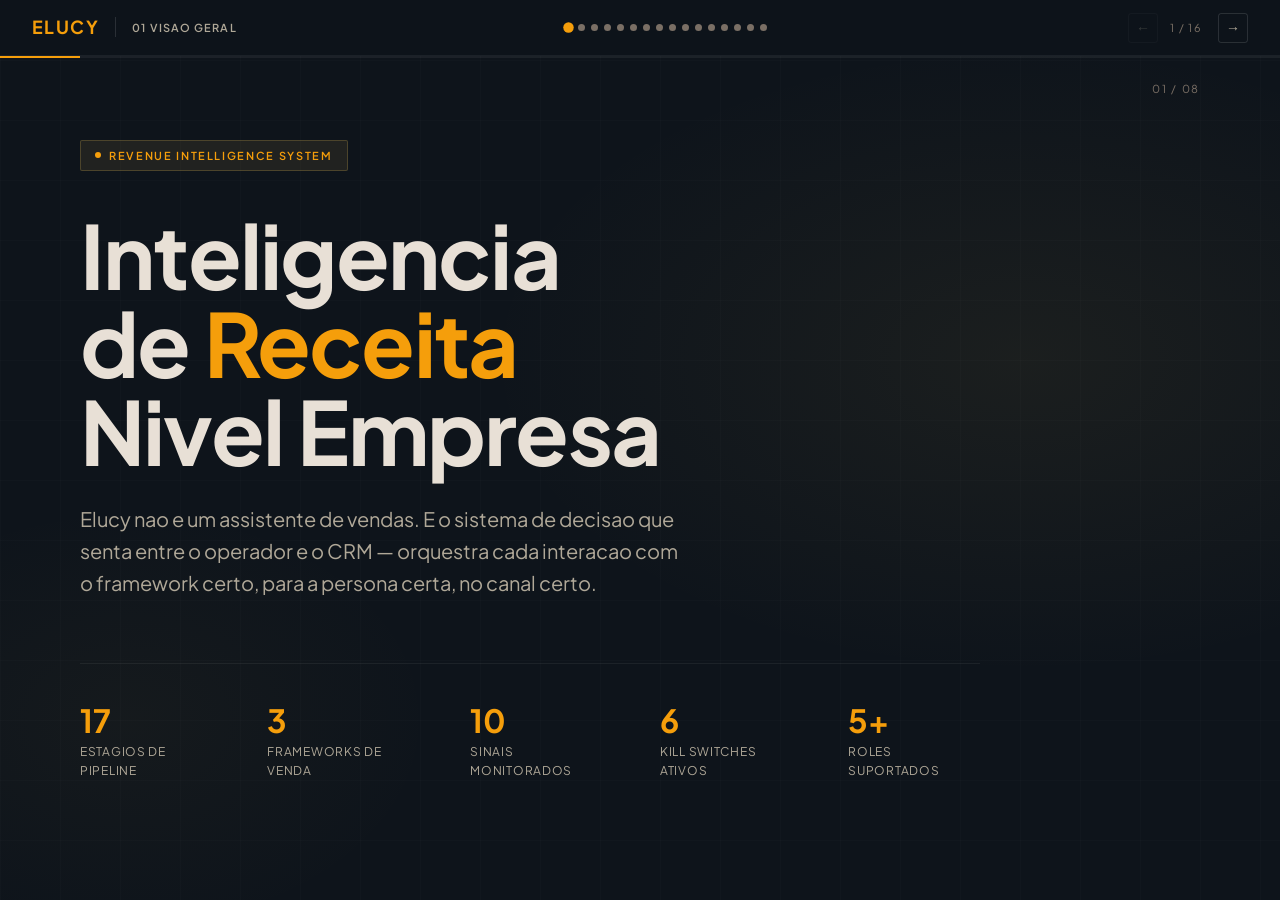
<file: apresentacao.html>
<!DOCTYPE html>
<html lang="pt-BR">
<head>
<meta charset="UTF-8">
<meta name="viewport" content="width=device-width, initial-scale=1.0">
<title>Elucy — Revenue Intelligence System</title>
<link rel="icon" type="image/svg+xml" href="data:image/svg+xml,%3Csvg xmlns='http://www.w3.org/2000/svg' viewBox='0 0 32 32'%3E%3Crect width='32' height='32' rx='4' fill='%230A0A0A'/%3E%3Ctext x='16' y='23' font-family='sans-serif' font-size='20' font-weight='900' fill='%23C9A84C' text-anchor='middle' letter-spacing='-1'%3EE%3C/text%3E%3C/svg%3E">
<style>
  @import url('https://fonts.googleapis.com/css2?family=Plus+Jakarta+Sans:wght@400;500;600;700;800;900&family=Inter:wght@300;400;500;600;700;800;900&family=Space+Grotesk:wght@400;500;600;700&display=swap');

  :root {
    --black:      #0e141b;
    --dark:       #171c24;
    --card:       #1b2028;
    --border:     rgba(255,255,255,.06);
    --border2:    rgba(255,255,255,.12);
    --gold:       #f59e0b;
    --gold-light: #fbbf24;
    --gold-dim:   #d97706;
    --white:      #e8e0d6;
    --muted:      #b0a898;
    --muted2:     #7a6f65;
    --accent:     #252a32;
    --red:        #D94F4F;
    --green:      #4FA86D;
    --blue:       #0ea5e9;
    --titan:      #f59e0b;
    --builder:    #fbbf24;
    --executor:   #d97706;
    --font-display: 'Plus Jakarta Sans',Inter,system-ui,sans-serif;
  }

  * { margin: 0; padding: 0; box-sizing: border-box; }

  html { scroll-behavior: smooth; }

  body {
    background: var(--black);
    color: var(--white);
    font-family: 'Plus Jakarta Sans','Inter', sans-serif;
    font-size: 16px;
    line-height: 1.6;
    overflow-x: hidden;
    -webkit-font-smoothing: antialiased;
  }

  /* ── NAV ── */
  nav {
    position: fixed;
    top: 0; left: 0; right: 0;
    z-index: 100;
    background: rgba(14,20,27,0.92);
    backdrop-filter: blur(12px);
    border-bottom: 1px solid var(--border);
    padding: 0 32px;
    height: 56px;
    display: flex;
    align-items: center;
    justify-content: space-between;
    gap: 16px;
  }

  .nav-logo {
    font-family: var(--font-display);
    font-size: 18px;
    font-weight: 700;
    letter-spacing: 0.08em;
    color: var(--gold);
    text-transform: uppercase;
    flex-shrink: 0;
  }

  /* nav-links agora e tooltip-driven dots, nao texto */
  .nav-links {
    display: flex;
    gap: 6px;
    list-style: none;
    align-items: center;
  }

  .nav-links li {
    position: relative;
  }

  .nav-links li a {
    display: block;
    width: 7px;
    height: 7px;
    border-radius: 50%;
    background: var(--muted2);
    transition: background 0.2s, transform 0.2s;
    font-size: 0; /* hide text without text-indent trick */
    color: transparent;
    /* NO overflow:hidden — tooltip precisa vazar */
  }

  .nav-links li a:hover,
  .nav-links li a.active {
    background: var(--gold);
    transform: scale(1.5);
  }

  /* Tooltip global — position:fixed, fora do flow do nav */
  #navTooltip {
    position: fixed;
    top: 60px; /* logo abaixo do nav (height 56px + 4px gap) */
    left: 0;
    background: rgba(14,20,27,0.96);
    border: 1px solid var(--gold);
    color: var(--white);
    font-size: 10px;
    font-weight: 700;
    font-family: 'Plus Jakarta Sans','Inter',sans-serif;
    letter-spacing: 0.1em;
    text-transform: uppercase;
    white-space: nowrap;
    padding: 5px 11px;
    border-radius: 4px;
    pointer-events: none;
    opacity: 0;
    transform: translateX(-50%) translateY(-3px);
    transition: opacity 0.15s, transform 0.15s;
    z-index: 9999;
  }
  #navTooltip.visible {
    opacity: 1;
    transform: translateX(-50%) translateY(0);
  }

  /* ── SECTIONS ── */
  section {
    min-height: 100vh;
    display: flex;
    flex-direction: column;
    justify-content: center;
    padding: 100px 80px 80px;
    position: relative;
  }

  /* ── SLIDE INDICATOR ── */
  .slide-num {
    position: absolute;
    top: 80px;
    right: 80px;
    font-size: 11px;
    letter-spacing: 0.15em;
    color: var(--muted2);
    font-family: var(--font-display);
    text-transform: uppercase;
  }

  /* ── DIVIDER LINE ── */
  .gold-line {
    width: 48px;
    height: 2px;
    background: var(--gold);
    margin-bottom: 24px;
  }

  /* ── EYEBROW ── */
  .eyebrow {
    font-size: 11px;
    font-weight: 600;
    letter-spacing: 0.18em;
    text-transform: uppercase;
    color: var(--gold);
    margin-bottom: 16px;
  }

  /* ── HERO ── */
  #hero {
    background: var(--black);
    justify-content: center;
    align-items: flex-start;
    overflow: hidden;
  }

  .hero-bg {
    position: absolute;
    inset: 0;
    background:
      radial-gradient(ellipse 60% 50% at 80% 40%, rgba(201,168,76,0.07) 0%, transparent 70%),
      radial-gradient(ellipse 40% 40% at 10% 80%, rgba(201,168,76,0.04) 0%, transparent 60%);
    pointer-events: none;
  }

  .hero-grid {
    position: absolute;
    inset: 0;
    background-image:
      linear-gradient(var(--border) 1px, transparent 1px),
      linear-gradient(90deg, var(--border) 1px, transparent 1px);
    background-size: 60px 60px;
    opacity: 0.25;
    pointer-events: none;
  }

  .hero-content { position: relative; z-index: 1; max-width: 900px; }

  .hero-tag {
    display: inline-flex;
    align-items: center;
    gap: 8px;
    background: rgba(201,168,76,0.1);
    border: 1px solid rgba(201,168,76,0.25);
    border-radius: 2px;
    padding: 6px 14px;
    font-size: 11px;
    font-weight: 600;
    letter-spacing: 0.15em;
    text-transform: uppercase;
    color: var(--gold);
    margin-bottom: 40px;
  }

  .hero-tag::before {
    content: '';
    width: 6px; height: 6px;
    background: var(--gold);
    border-radius: 50%;
  }

  h1 {
    font-family: var(--font-display);
    font-size: clamp(52px, 7vw, 88px);
    font-weight: 700;
    line-height: 1.0;
    letter-spacing: -0.02em;
    color: var(--white);
    margin-bottom: 8px;
  }

  h1 .gold { color: var(--gold); }

  .hero-sub {
    font-size: clamp(16px, 2vw, 20px);
    color: var(--muted);
    font-weight: 400;
    line-height: 1.6;
    margin-top: 28px;
    max-width: 600px;
  }

  .hero-stat-row {
    display: flex;
    gap: 48px;
    margin-top: 64px;
    padding-top: 40px;
    border-top: 1px solid var(--border);
  }

  .hero-stat-item {}
  .hero-stat-num {
    font-family: var(--font-display);
    font-size: 32px;
    font-weight: 700;
    color: var(--gold);
    line-height: 1;
  }
  .hero-stat-label {
    font-size: 12px;
    color: var(--muted);
    letter-spacing: 0.06em;
    margin-top: 6px;
    text-transform: uppercase;
  }

  /* ── SECTION TITLES ── */
  h2 {
    font-family: var(--font-display);
    font-size: clamp(36px, 4.5vw, 56px);
    font-weight: 700;
    line-height: 1.1;
    letter-spacing: -0.01em;
    color: var(--white);
    margin-bottom: 16px;
  }
  h2 .gold { color: var(--gold); }

  h3 {
    font-family: var(--font-display);
    font-size: 22px;
    font-weight: 600;
    color: var(--white);
    margin-bottom: 12px;
  }

  .section-desc {
    font-size: 16px;
    color: var(--muted);
    max-width: 580px;
    line-height: 1.7;
    margin-bottom: 56px;
  }

  /* ── CARDS GRID ── */
  .grid-2 { display: grid; grid-template-columns: 1fr 1fr; gap: 20px; }
  .grid-3 { display: grid; grid-template-columns: 1fr 1fr 1fr; gap: 20px; }
  .grid-4 { display: grid; grid-template-columns: repeat(4, 1fr); gap: 16px; }

  .card {
    background: var(--card);
    border: 1px solid var(--border);
    border-radius: 4px;
    padding: 28px;
    position: relative;
    overflow: hidden;
  }

  .card::before {
    content: '';
    position: absolute;
    top: 0; left: 0; right: 0;
    height: 2px;
    background: var(--gold);
    opacity: 0;
    transition: opacity 0.2s;
  }
  .card:hover::before { opacity: 1; }

  .card-num {
    font-family: var(--font-display);
    font-size: 11px;
    font-weight: 600;
    letter-spacing: 0.15em;
    color: var(--muted2);
    text-transform: uppercase;
    margin-bottom: 16px;
  }

  .card p {
    font-size: 14px;
    color: var(--muted);
    line-height: 1.65;
    margin-top: 8px;
  }

  /* ── TIER CARDS ── */
  .tier-card {
    background: var(--card);
    border: 1px solid var(--border);
    border-radius: 4px;
    padding: 32px;
    position: relative;
    overflow: hidden;
  }

  .tier-card.titan { border-left: 3px solid var(--titan); }
  .tier-card.builder { border-left: 3px solid var(--builder); }
  .tier-card.executor { border-left: 3px solid var(--executor); }

  .tier-badge {
    display: inline-block;
    padding: 4px 12px;
    border-radius: 2px;
    font-size: 10px;
    font-weight: 700;
    letter-spacing: 0.12em;
    text-transform: uppercase;
    margin-bottom: 20px;
  }
  .badge-titan { background: rgba(201,168,76,0.15); color: var(--titan); }
  .badge-builder { background: rgba(251,191,36,0.15); color: var(--builder); }
  .badge-executor { background: rgba(217,119,6,0.15); color: var(--executor); }

  .tier-revenue {
    font-family: var(--font-display);
    font-size: 13px;
    font-weight: 600;
    color: var(--muted2);
    letter-spacing: 0.04em;
    margin-bottom: 8px;
  }

  .tier-name {
    font-family: var(--font-display);
    font-size: 28px;
    font-weight: 700;
    color: var(--white);
    margin-bottom: 4px;
  }

  .tier-sub {
    font-size: 13px;
    color: var(--muted);
    margin-bottom: 24px;
    font-style: italic;
  }

  .tier-framework {
    font-size: 11px;
    font-weight: 700;
    letter-spacing: 0.12em;
    text-transform: uppercase;
    padding: 6px 14px;
    border-radius: 2px;
    display: inline-block;
    margin-bottom: 20px;
  }
  .fw-challenger { background: rgba(201,168,76,0.12); color: var(--gold); border: 1px solid rgba(201,168,76,0.3); }
  .fw-spiced { background: rgba(251,191,36,0.12); color: var(--builder); border: 1px solid rgba(251,191,36,0.3); }
  .fw-spin { background: rgba(217,119,6,0.12); color: var(--executor); border: 1px solid rgba(217,119,6,0.3); }

  .tier-list {
    list-style: none;
    margin-top: 16px;
  }
  .tier-list li {
    font-size: 13px;
    color: var(--muted);
    padding: 6px 0;
    border-bottom: 1px solid var(--border);
    display: flex;
    align-items: center;
    gap: 10px;
  }
  .tier-list li:last-child { border-bottom: none; }
  .tier-list li::before {
    content: '';
    width: 4px; height: 4px;
    background: currentColor;
    border-radius: 50%;
    flex-shrink: 0;
    opacity: 0.5;
  }
  .tier-list .gold-text { color: var(--gold); }
  .tier-list .blue-text { color: var(--builder); }
  .tier-list .purple-text { color: var(--executor); }

  .tier-metric {
    display: grid;
    grid-template-columns: 1fr 1fr;
    gap: 12px;
    margin-top: 20px;
  }
  .tm-item {
    background: var(--accent);
    border: 1px solid var(--border2);
    border-radius: 3px;
    padding: 12px;
  }
  .tm-val {
    font-family: var(--font-display);
    font-size: 20px;
    font-weight: 700;
    color: var(--white);
  }
  .tm-label {
    font-size: 10px;
    color: var(--muted2);
    letter-spacing: 0.08em;
    text-transform: uppercase;
    margin-top: 2px;
  }

  /* ── FRAMEWORK BLOCKS ── */
  .fw-block {
    background: var(--card);
    border: 1px solid var(--border);
    border-radius: 4px;
    padding: 32px;
    height: 100%;
  }

  .fw-header {
    display: flex;
    align-items: flex-start;
    justify-content: space-between;
    margin-bottom: 24px;
    gap: 16px;
  }

  .fw-icon {
    width: 44px; height: 44px;
    border-radius: 4px;
    display: flex;
    align-items: center;
    justify-content: center;
    font-size: 18px;
    flex-shrink: 0;
  }
  .icon-gold { background: rgba(201,168,76,0.12); }
  .icon-blue { background: rgba(251,191,36,0.12); }
  .icon-purple { background: rgba(217,119,6,0.12); }

  .fw-letter {
    display: flex;
    flex-direction: column;
    gap: 8px;
    margin-top: 8px;
  }
  .fw-item {
    display: flex;
    gap: 12px;
    align-items: flex-start;
    padding: 10px 14px;
    background: var(--accent);
    border-radius: 3px;
    border: 1px solid var(--border2);
  }
  .fw-key {
    font-family: var(--font-display);
    font-size: 18px;
    font-weight: 700;
    flex-shrink: 0;
    width: 20px;
  }
  .fw-desc { font-size: 13px; color: var(--muted); line-height: 1.5; }
  .fw-desc strong { color: var(--white); font-weight: 600; }

  /* ── SIGNALS ── */
  .signal-grid {
    display: grid;
    grid-template-columns: repeat(5, 1fr);
    gap: 12px;
    margin-top: 8px;
  }

  .signal-card {
    background: var(--card);
    border: 1px solid var(--border);
    border-radius: 4px;
    padding: 18px 16px;
    text-align: center;
  }

  .signal-icon {
    font-size: 22px;
    margin-bottom: 8px;
  }

  .signal-name {
    font-family: var(--font-display);
    font-size: 12px;
    font-weight: 700;
    letter-spacing: 0.08em;
    text-transform: uppercase;
    color: var(--white);
    margin-bottom: 4px;
  }

  .signal-type {
    font-size: 10px;
    color: var(--muted);
    letter-spacing: 0.04em;
  }

  .signal-card.positive { border-color: rgba(79,168,109,0.3); }
  .signal-card.negative { border-color: rgba(217,79,79,0.3); }

  .signal-weight {
    font-family: var(--font-display);
    font-size: 11px;
    font-weight: 700;
    margin-top: 10px;
    padding: 3px 8px;
    border-radius: 2px;
  }
  .w-high { background: rgba(79,168,109,0.1); color: var(--green); }
  .w-med { background: rgba(201,168,76,0.1); color: var(--gold); }
  .w-neg { background: rgba(217,79,79,0.1); color: var(--red); }

  /* ── PIPELINE ── */
  .pipeline-steps {
    display: flex;
    align-items: stretch;
    gap: 0;
    margin-top: 8px;
  }

  .pipe-step {
    flex: 1;
    background: var(--card);
    border: 1px solid var(--border);
    padding: 20px 18px;
    position: relative;
  }

  .pipe-step:not(:last-child)::after {
    content: '';
    position: absolute;
    right: -1px; top: 50%;
    transform: translateY(-50%);
    width: 0;
    height: 0;
    border-top: 12px solid transparent;
    border-bottom: 12px solid transparent;
    border-left: 12px solid var(--gold);
    z-index: 2;
  }

  .pipe-num {
    font-family: var(--font-display);
    font-size: 10px;
    font-weight: 700;
    color: var(--gold);
    letter-spacing: 0.1em;
    text-transform: uppercase;
    margin-bottom: 8px;
  }

  .pipe-name {
    font-size: 13px;
    font-weight: 600;
    color: var(--white);
    margin-bottom: 4px;
    line-height: 1.3;
  }

  .pipe-desc {
    font-size: 11px;
    color: var(--muted2);
    line-height: 1.4;
  }

  /* ── ARCHITECTURE ── */
  .arch-layers {
    display: flex;
    flex-direction: column;
    gap: 12px;
    max-width: 900px;
  }

  .arch-layer {
    display: flex;
    align-items: center;
    gap: 20px;
    background: var(--card);
    border: 1px solid var(--border);
    border-radius: 4px;
    padding: 20px 28px;
    position: relative;
  }

  .arch-layer-num {
    font-family: var(--font-display);
    font-size: 11px;
    font-weight: 700;
    color: var(--gold);
    letter-spacing: 0.12em;
    text-transform: uppercase;
    width: 80px;
    flex-shrink: 0;
  }

  .arch-layer-name {
    font-family: var(--font-display);
    font-size: 16px;
    font-weight: 600;
    color: var(--white);
    width: 160px;
    flex-shrink: 0;
  }

  .arch-layer-desc {
    font-size: 13px;
    color: var(--muted);
    flex: 1;
    line-height: 1.5;
  }

  .arch-layer-tag {
    font-size: 10px;
    font-weight: 600;
    letter-spacing: 0.1em;
    text-transform: uppercase;
    padding: 4px 10px;
    border-radius: 2px;
    white-space: nowrap;
    flex-shrink: 0;
  }
  .tag-data { background: rgba(201,168,76,0.1); color: var(--gold); }
  .tag-mcp { background: rgba(251,191,36,0.1); color: var(--builder); }
  .tag-skill { background: rgba(79,168,109,0.1); color: var(--green); }
  .tag-memory { background: rgba(217,119,6,0.1); color: var(--executor); }

  /* ── GUARDRAILS ── */
  .guardrail-list {
    display: flex;
    flex-direction: column;
    gap: 12px;
    max-width: 900px;
  }

  .guardrail-item {
    display: flex;
    align-items: flex-start;
    gap: 20px;
    padding: 20px 24px;
    background: var(--card);
    border: 1px solid var(--border);
    border-radius: 4px;
    border-left: 3px solid var(--gold);
  }

  .guardrail-icon {
    font-size: 20px;
    flex-shrink: 0;
    width: 28px;
    text-align: center;
  }

  .guardrail-content h4 {
    font-size: 14px;
    font-weight: 600;
    color: var(--white);
    margin-bottom: 4px;
  }

  .guardrail-content p {
    font-size: 13px;
    color: var(--muted);
    line-height: 1.5;
  }

  /* ── COCKPIT ── */
  .cockpit-tabs {
    display: flex;
    gap: 0;
    border: 1px solid var(--border);
    border-radius: 4px;
    overflow: hidden;
    margin-bottom: 24px;
  }

  .tab-item {
    flex: 1;
    padding: 12px 8px;
    text-align: center;
    background: var(--card);
    border-right: 1px solid var(--border);
    font-size: 11px;
    font-weight: 600;
    letter-spacing: 0.08em;
    text-transform: uppercase;
    color: var(--muted);
  }
  .tab-item:last-child { border-right: none; }
  .tab-item.active { background: var(--accent); color: var(--gold); }

  .feature-pills {
    display: flex;
    flex-wrap: wrap;
    gap: 10px;
    margin-top: 20px;
  }

  .pill {
    padding: 6px 16px;
    border-radius: 2px;
    font-size: 12px;
    font-weight: 500;
    background: var(--accent);
    border: 1px solid var(--border2);
    color: var(--muted);
    letter-spacing: 0.04em;
  }
  .pill.gold { background: rgba(201,168,76,0.1); border-color: rgba(201,168,76,0.25); color: var(--gold); }

  /* ── QUOTE ── */
  .quote-block {
    border-left: 3px solid var(--gold);
    padding: 24px 32px;
    background: var(--card);
    border-radius: 0 4px 4px 0;
    max-width: 700px;
    margin: 32px 0;
  }

  .quote-text {
    font-family: var(--font-display);
    font-size: 20px;
    font-weight: 500;
    color: var(--white);
    line-height: 1.5;
    font-style: italic;
  }

  .quote-src {
    font-size: 12px;
    color: var(--gold);
    font-weight: 600;
    letter-spacing: 0.08em;
    text-transform: uppercase;
    margin-top: 12px;
  }

  /* ── CLOSING ── */
  #closing {
    background: var(--black);
    text-align: center;
    align-items: center;
  }

  .closing-logo {
    font-family: var(--font-display);
    font-size: 80px;
    font-weight: 800;
    color: var(--gold);
    letter-spacing: 0.06em;
    line-height: 1;
    margin-bottom: 24px;
  }

  .closing-tagline {
    font-size: 18px;
    color: var(--muted);
    max-width: 480px;
    line-height: 1.6;
    margin-bottom: 48px;
  }

  .closing-rule {
    display: flex;
    gap: 48px;
    justify-content: center;
    margin-top: 40px;
    padding-top: 40px;
    border-top: 1px solid var(--border);
  }

  .cr-item {
    text-align: center;
  }
  .cr-val {
    font-family: var(--font-display);
    font-size: 28px;
    font-weight: 700;
    color: var(--gold);
  }
  .cr-label {
    font-size: 11px;
    color: var(--muted);
    letter-spacing: 0.08em;
    text-transform: uppercase;
    margin-top: 4px;
  }

  /* ── DQI HIGHLIGHT ── */
  .dqi-block {
    display: flex;
    align-items: center;
    gap: 32px;
    padding: 32px 36px;
    background: linear-gradient(135deg, rgba(201,168,76,0.08), rgba(201,168,76,0.02));
    border: 1px solid rgba(201,168,76,0.25);
    border-radius: 4px;
    max-width: 860px;
    margin-top: 32px;
  }

  .dqi-big {
    font-family: var(--font-display);
    font-size: 56px;
    font-weight: 800;
    color: var(--gold);
    line-height: 1;
    flex-shrink: 0;
  }

  .dqi-text h3 {
    font-size: 20px;
    font-weight: 700;
    color: var(--white);
    margin-bottom: 8px;
  }

  .dqi-text p {
    font-size: 14px;
    color: var(--muted);
    line-height: 1.6;
  }

  /* ── BLOCK RULE ── */
  .block-rule {
    display: flex;
    align-items: center;
    gap: 16px;
    padding: 14px 20px;
    background: rgba(217,79,79,0.05);
    border: 1px solid rgba(217,79,79,0.2);
    border-left: 3px solid var(--red);
    border-radius: 0 4px 4px 0;
    margin-top: 12px;
  }

  .block-icon { font-size: 18px; }
  .block-text { font-size: 13px; color: var(--muted); }
  .block-text strong { color: var(--red); }

  /* ── COCKPIT PANELS ── */
  .cockpit-panel { animation: fadeSlide 0.25s ease; }
  .tab-item { cursor: pointer; transition: background 0.15s, color 0.15s; }
  .tab-item:hover { color: var(--gold); }

  /* ── NAV ACTIVE ── */
  .nav-links a.active { color: var(--gold); }

  /* ── SECTION TRANSITIONS ── */
  section {
    display: none;
    animation: fadeSlide 0.35s ease;
  }
  section.active-section {
    display: flex;
  }
  @keyframes fadeSlide {
    from { opacity: 0; transform: translateY(18px); }
    to   { opacity: 1; transform: translateY(0); }
  }

  /* ── NAV ARROWS ── */
  .nav-arrows {
    display: flex;
    align-items: center;
    gap: 8px;
    margin-left: 32px;
  }
  .nav-arrow {
    background: none;
    border: 1px solid var(--border2);
    color: var(--muted);
    width: 30px; height: 30px;
    border-radius: 3px;
    cursor: pointer;
    font-size: 14px;
    display: flex; align-items: center; justify-content: center;
    transition: border-color 0.2s, color 0.2s;
  }
  .nav-arrow:hover { border-color: var(--gold); color: var(--gold); }
  .nav-arrow:disabled { opacity: 0.25; cursor: default; }

  /* ── PROGRESS BAR ── */
  .nav-progress {
    position: fixed;
    top: 56px; left: 0; right: 0;
    height: 2px;
    background: var(--border);
    z-index: 99;
  }
  .nav-progress-fill {
    height: 100%;
    background: var(--gold);
    transition: width 0.35s ease;
  }

  /* ── SLIDE COUNTER ── */
  .nav-counter {
    font-size: 11px;
    color: var(--muted2);
    letter-spacing: 0.12em;
    font-family: var(--font-display);
    margin-left: 4px;
    min-width: 40px;
  }

  /* ── STEP NUMBERS ── */
  .step-row {
    display: flex;
    gap: 16px;
    align-items: flex-start;
    padding: 16px 0;
    border-bottom: 1px solid var(--border);
  }
  .step-row:last-child { border-bottom: none; }

  .step-n {
    font-family: var(--font-display);
    font-size: 13px;
    font-weight: 700;
    color: var(--gold);
    width: 28px;
    flex-shrink: 0;
    padding-top: 1px;
  }
  .step-content h4 { font-size: 14px; font-weight: 600; color: var(--white); margin-bottom: 4px; }
  .step-content p { font-size: 13px; color: var(--muted); line-height: 1.5; }

  /* ── SCORE VISUAL ── */
  .score-grid {
    display: grid;
    grid-template-columns: repeat(5, 1fr);
    gap: 12px;
    max-width: 900px;
    margin-top: 16px;
  }
  .score-box {
    background: var(--card);
    border: 1px solid var(--border);
    border-radius: 4px;
    padding: 20px 16px;
    text-align: center;
  }
  .score-num {
    font-family: var(--font-display);
    font-size: 24px;
    font-weight: 700;
    color: var(--gold);
  }
  .score-label {
    font-size: 11px;
    color: var(--muted);
    letter-spacing: 0.08em;
    text-transform: uppercase;
    margin-top: 6px;
    line-height: 1.3;
  }
</style>
</head>
<body>

<!-- NAV -->
<nav>
  <div style="display:flex;align-items:center;gap:16px;flex-shrink:0;">
    <div class="nav-logo">Elucy</div>
    <div style="width:1px;height:20px;background:var(--border2);"></div>
    <div id="navSectionName" style="font-size:11px;font-weight:600;letter-spacing:0.1em;text-transform:uppercase;color:var(--muted);white-space:nowrap;"></div>
  </div>
  <ul class="nav-links">
    <li data-label="01 Visao Geral"><a href="#hero" data-section="hero" class="active"></a></li>
    <li data-label="02 Sistema"><a href="#sistema" data-section="sistema"></a></li>
    <li data-label="03 Perfis"><a href="#perfis" data-section="perfis"></a></li>
    <li data-label="04 Frameworks"><a href="#frameworks" data-section="frameworks"></a></li>
    <li data-label="05 MCPs"><a href="#mcps" data-section="mcps"></a></li>
    <li data-label="06 Skills"><a href="#skills" data-section="skills"></a></li>
    <li data-label="07 Sinais"><a href="#sinais" data-section="sinais"></a></li>
    <li data-label="08 Governanca"><a href="#guardrails" data-section="guardrails"></a></li>
    <li data-label="09 Como Funciona"><a href="#como-frameworks" data-section="como-frameworks"></a></li>
    <li data-label="10 Cadencias"><a href="#cadencias" data-section="cadencias"></a></li>
    <li data-label="11 Features"><a href="#features" data-section="features"></a></li>
    <li data-label="12 Visao Qualitativa"><a href="#visao-qualitativa" data-section="visao-qualitativa"></a></li>
    <li data-label="13 CRO Intelligence"><a href="#cro-intelligence" data-section="cro-intelligence"></a></li>
    <li data-label="14 Dashboard CRO"><a href="#cro-dashboard" data-section="cro-dashboard"></a></li>
    <li data-label="15 Cockpit"><a href="#cockpit" data-section="cockpit"></a></li>
    <li data-label="16 Encerramento"><a href="#closing" data-section="closing"></a></li>
  </ul>
  <div class="nav-arrows">
    <button class="nav-arrow" id="btnPrev" title="Anterior (←)">&#8592;</button>
    <span class="nav-counter" id="navCounter">1 / 16</span>
    <button class="nav-arrow" id="btnNext" title="Proximo (→)">&#8594;</button>
  </div>
</nav>
<div id="navTooltip"></div>
<div class="nav-progress"><div class="nav-progress-fill" id="progressFill"></div></div>

<!-- ────────────────────────────────────────────────────────── -->
<!-- 01 HERO -->
<!-- ────────────────────────────────────────────────────────── -->
<section id="hero">
  <div class="hero-bg"></div>
  <div class="hero-grid"></div>
  <div class="hero-content">
    <div class="hero-tag">Revenue Intelligence System</div>
    <h1>Inteligencia<br>de <span class="gold">Receita</span><br>Nivel Empresa</h1>
    <p class="hero-sub">
      Elucy nao e um assistente de vendas. E o sistema de decisao que senta entre o operador e o CRM — orquestra cada interacao com o framework certo, para a persona certa, no canal certo.
    </p>
    <div class="hero-stat-row">
      <div class="hero-stat-item">
        <div class="hero-stat-num">17</div>
        <div class="hero-stat-label">Estagios de Pipeline</div>
      </div>
      <div class="hero-stat-item">
        <div class="hero-stat-num">3</div>
        <div class="hero-stat-label">Frameworks de Venda</div>
      </div>
      <div class="hero-stat-item">
        <div class="hero-stat-num">10</div>
        <div class="hero-stat-label">Sinais Monitorados</div>
      </div>
      <div class="hero-stat-item">
        <div class="hero-stat-num">6</div>
        <div class="hero-stat-label">Kill Switches Ativos</div>
      </div>
      <div class="hero-stat-item">
        <div class="hero-stat-num">5+</div>
        <div class="hero-stat-label">Roles Suportados</div>
      </div>
    </div>
  </div>
  <div class="slide-num">01 / 08</div>
</section>

<!-- ────────────────────────────────────────────────────────── -->
<!-- 02 O QUE E O ELUCY -->
<!-- ────────────────────────────────────────────────────────── -->
<section id="sistema" style="background: var(--dark);">
  <div class="slide-num">02 / 08</div>
  <div class="eyebrow">O Sistema</div>
  <h2>Uma camada de <span class="gold">decisao</span><br>sobre o CRM</h2>
  <p class="section-desc">
    A maioria dos times de vendas usa o CRM como repositorio de dados. O Elucy usa como superficie de execucao — conectando dados reais com o proximo passo exato, no tom certo, pelo canal certo.
  </p>

  <div class="arch-layers">
    <div class="arch-layer">
      <div class="arch-layer-num">Layer 01</div>
      <div class="arch-layer-name">Data</div>
      <div class="arch-layer-desc">Databricks — 9 tabelas reais: persons_overview, funil_comercial, customer_360, order_items, skills_pql_user, aquisicao e mais. Fonte de verdade unica para todos os dados de lead, deal e receita.</div>
      <div class="arch-layer-tag tag-data">Databricks</div>
    </div>
    <div class="arch-layer">
      <div class="arch-layer-num">Layer 02</div>
      <div class="arch-layer-name">MCP Semantico</div>
      <div class="arch-layer-desc">17 arquivos que dao significado as variaveis — regras de framework por persona, sinais de venda, playbooks, segmentos, conversao, coaching e governanca. E o cerebro interpretativo do sistema.</div>
      <div class="arch-layer-tag tag-mcp">Intelligence</div>
    </div>
    <div class="arch-layer">
      <div class="arch-layer-num">Layer 03</div>
      <div class="arch-layer-name">Skills</div>
      <div class="arch-layer-desc">17 skills operacionais: qualificar-lead, challenger-titan, spin-executor, social-dm, hot-handoff, gerar-nota, iron-dome, downsell, gav, analisar-call, coach-sdr, estrategia, sinais-lead e mais. Acao direta, zero teoria.</div>
      <div class="arch-layer-tag tag-skill">Execution</div>
    </div>
    <div class="arch-layer">
      <div class="arch-layer-num">Layer 04</div>
      <div class="arch-layer-name">Memory</div>
      <div class="arch-layer-desc">Aprendizado acumulado: patterns.md, strategies.md, coaching-log.md. O sistema fica mais preciso a cada ciclo — padroes de conversao e drop sao registrados e consultados em novos deals.</div>
      <div class="arch-layer-tag tag-memory">Learning</div>
    </div>
  </div>

  <div class="quote-block" style="margin-top: 48px;">
    <p class="quote-text">"O Elucy decide quando agir, como agir e com quem. O operador executa. O CRM registra."</p>
    <div class="quote-src">Principio de Design — Elucy v2</div>
  </div>
</section>

<!-- ────────────────────────────────────────────────────────── -->
<!-- 03 PERFIS DE LEAD -->
<!-- ────────────────────────────────────────────────────────── -->
<section id="perfis" style="background: var(--black);">
  <div class="slide-num">03 / 08</div>
  <div class="eyebrow">Perfis de Lead</div>
  <h2>Tres perfis.<br><span class="gold">Tres abordagens.</span><br>Zero sobreposicao.</h2>
  <p class="section-desc">O sistema identifica automaticamente o perfil do lead e bloqueia qualquer framework incorreto antes de gerar output.</p>

  <div class="grid-3">

    <!-- TITAN -->
    <div class="tier-card titan">
      <div class="tier-badge badge-titan">Perfil Titan</div>
      <div class="tier-revenue">Faturamento &gt; R$ 10MM</div>
      <div class="tier-name">Soberano</div>
      <div class="tier-sub">CEO / Founder de empresa enterprise</div>
      <div class="tier-framework fw-challenger">Challenger Sale</div>
      <ul class="tier-list">
        <li class="gold-text">Decide sozinho — agenda restrita</li>
        <li>Responde a provocacao intelectual</li>
        <li>Nao tolera script ou abordagem generica</li>
        <li>Valoriza dados, cases e ROI comprovado</li>
        <li>Primeira mensagem: insight de mercado</li>
        <li>Silencio pos-Challenger = positivo</li>
      </ul>
      <div class="tier-metric">
        <div class="tm-item">
          <div class="tm-val">45–90d</div>
          <div class="tm-label">Ciclo Medio</div>
        </div>
        <div class="tm-item">
          <div class="tm-val">30–40%</div>
          <div class="tm-label">Conv. Inbound</div>
        </div>
      </div>
      <div class="block-rule" style="margin-top: 16px;">
        <div class="block-icon">⛔</div>
        <div class="block-text"><strong>BLOQUEADO:</strong> SPICED ou SPIN para Titan. Sistema rejeita automaticamente.</div>
      </div>
    </div>

    <!-- BUILDER -->
    <div class="tier-card builder">
      <div class="tier-badge badge-builder">Perfil Builder</div>
      <div class="tier-revenue">Faturamento R$ 1MM — R$ 10MM</div>
      <div class="tier-name">Trator</div>
      <div class="tier-sub">CEO / Founder de empresa mid-market</div>
      <div class="tier-framework fw-spiced">SPICED Framework</div>
      <ul class="tier-list">
        <li class="blue-text">Acessivel — decide rapido quando ve valor</li>
        <li>Busca crescimento acelerado e networking</li>
        <li>Sensivel a prova social (quem participa)</li>
        <li>Speed to Lead critico: &lt; 5 minutos</li>
        <li>Urgencia natural: janela de crescimento</li>
        <li>SPICED completo = ciclo 7–15 dias</li>
      </ul>
      <div class="tier-metric">
        <div class="tm-item">
          <div class="tm-val">15–30d</div>
          <div class="tm-label">Ciclo Medio</div>
        </div>
        <div class="tm-item">
          <div class="tm-val">40–55%</div>
          <div class="tm-label">Conv. Inbound</div>
        </div>
      </div>
      <div class="block-rule" style="margin-top: 16px; border-left-color: var(--builder); background: rgba(251,191,36,0.04); border-color: rgba(251,191,36,0.2);">
        <div class="block-icon">⚡</div>
        <div class="block-text" style="color: var(--builder);">Speed to Lead &lt; 5min. Cada minuto reduz conversao.</div>
      </div>
    </div>

    <!-- EXECUTOR -->
    <div class="tier-card executor">
      <div class="tier-badge badge-executor">Perfil Executor</div>
      <div class="tier-revenue">Diretor / VP / Head — empresa &gt; R$ 1MM</div>
      <div class="tier-name">Braco Direito</div>
      <div class="tier-sub">Influenciador — nao e o decisor final</div>
      <div class="tier-framework fw-spin">SPIN + Champion Selling</div>
      <ul class="tier-list">
        <li class="purple-text">Influencia fortemente, mas nao assina</li>
        <li>Precisa de argumentos para vender internamente</li>
        <li>Pode ser convertido em Champion do deal</li>
        <li>Multi-thread obrigatorio para chegar ao CEO</li>
        <li>Fornecer materiais de enablement</li>
        <li>Mapear organograma: quem mais precisa entrar?</li>
      </ul>
      <div class="tier-metric">
        <div class="tm-item">
          <div class="tm-val">30–60d</div>
          <div class="tm-label">Ciclo Medio</div>
        </div>
        <div class="tm-item">
          <div class="tm-val">30–40%</div>
          <div class="tm-label">Multi-thread</div>
        </div>
      </div>
      <div class="block-rule" style="margin-top: 16px; border-left-color: var(--executor); background: rgba(217,119,6,0.04); border-color: rgba(217,119,6,0.2);">
        <div class="block-icon">🔗</div>
        <div class="block-text" style="color: var(--executor);">Multi-thread ativado automaticamente. Objetivo: chegar ao CEO.</div>
      </div>
    </div>

  </div>
</section>

<!-- ────────────────────────────────────────────────────────── -->
<!-- 04 FRAMEWORKS -->
<!-- ────────────────────────────────────────────────────────── -->
<section id="frameworks" style="background: var(--dark);">
  <div class="slide-num">04 / 08</div>
  <div class="eyebrow">Frameworks de Venda</div>
  <h2>O sistema escolhe.<br><span class="gold">O operador executa.</span></h2>
  <p class="section-desc">Tres frameworks distintos, cada um com logica propria. O Elucy detecta a persona e injeta o protocolo certo — automaticamente.</p>

  <div class="grid-3">

    <!-- CHALLENGER -->
    <div class="fw-block">
      <div class="fw-header">
        <div>
          <div class="tier-badge badge-titan" style="margin-bottom: 8px;">Para Titans</div>
          <h3 style="font-size: 20px;">Challenger Sale</h3>
          <p style="font-size: 13px; color: var(--muted); margin-top: 4px; margin-bottom: 0;">Ensina. Calibra. Toma Controle.</p>
        </div>
        <div class="fw-icon icon-gold" style="font-size: 22px;">⚔</div>
      </div>
      <div class="fw-letter">
        <div class="fw-item">
          <div class="fw-key" style="color: var(--gold);">T</div>
          <div class="fw-desc"><strong>Teach</strong> — Oferecer insight de mercado que o lead nao tem. Provocar o status quo.</div>
        </div>
        <div class="fw-item">
          <div class="fw-key" style="color: var(--gold);">T</div>
          <div class="fw-desc"><strong>Tailor</strong> — Calibrar a mensagem para o contexto especifico da empresa e do CEO.</div>
        </div>
        <div class="fw-item">
          <div class="fw-key" style="color: var(--gold);">T</div>
          <div class="fw-desc"><strong>Take Control</strong> — Dominar a conversa. Nao perguntar; liderar a narrativa.</div>
        </div>
      </div>
      <div style="margin-top: 20px; padding: 14px; background: rgba(201,168,76,0.05); border-radius: 3px; border: 1px solid rgba(201,168,76,0.1);">
        <p style="font-size: 12px; color: var(--muted); line-height: 1.6; margin: 0;">Silencio pos-Challenger com Titan nao e stall. E tensao positiva. O sistema aguarda ate 48h sem follow-up.</p>
      </div>
    </div>

    <!-- SPICED -->
    <div class="fw-block">
      <div class="fw-header">
        <div>
          <div class="tier-badge badge-builder" style="margin-bottom: 8px;">Para Builders</div>
          <h3 style="font-size: 20px;">SPICED</h3>
          <p style="font-size: 13px; color: var(--muted); margin-top: 4px; margin-bottom: 0;">Diagnostico rapido. Valor tangivel.</p>
        </div>
        <div class="fw-icon icon-blue" style="font-size: 22px;">◆</div>
      </div>
      <div class="fw-letter">
        <div class="fw-item">
          <div class="fw-key" style="color: var(--builder);">S</div>
          <div class="fw-desc"><strong>Situation</strong> — Entender o contexto atual da empresa e do momento do CEO.</div>
        </div>
        <div class="fw-item">
          <div class="fw-key" style="color: var(--builder);">P</div>
          <div class="fw-desc"><strong>Problem</strong> — Mapear a dor real. O que trava o crescimento hoje?</div>
        </div>
        <div class="fw-item">
          <div class="fw-key" style="color: var(--builder);">I</div>
          <div class="fw-desc"><strong>Impact</strong> — Quantificar o impacto financeiro da dor. Qual o custo de inacao?</div>
        </div>
        <div class="fw-item">
          <div class="fw-key" style="color: var(--builder);">C</div>
          <div class="fw-desc"><strong>Critical Event</strong> — Identificar o evento com data que cria urgencia real.</div>
        </div>
        <div class="fw-item">
          <div class="fw-key" style="color: var(--builder);">D</div>
          <div class="fw-desc"><strong>Decision</strong> — Mapear quem decide, como decide e em qual prazo.</div>
        </div>
      </div>
    </div>

    <!-- SPIN -->
    <div class="fw-block">
      <div class="fw-header">
        <div>
          <div class="tier-badge badge-executor" style="margin-bottom: 8px;">Para Executores</div>
          <h3 style="font-size: 20px;">SPIN + Champion</h3>
          <p style="font-size: 13px; color: var(--muted); margin-top: 4px; margin-bottom: 0;">Politica interna. Aliado estrategico.</p>
        </div>
        <div class="fw-icon icon-purple" style="font-size: 22px;">◉</div>
      </div>
      <div class="fw-letter">
        <div class="fw-item">
          <div class="fw-key" style="color: var(--executor);">S</div>
          <div class="fw-desc"><strong>Situation</strong> — Entender o papel, responsabilidades e poder politico do Executor.</div>
        </div>
        <div class="fw-item">
          <div class="fw-key" style="color: var(--executor);">P</div>
          <div class="fw-desc"><strong>Problem</strong> — Identificar a dor que o Executor quer resolver (medo: parecer incompetente).</div>
        </div>
        <div class="fw-item">
          <div class="fw-key" style="color: var(--executor);">I</div>
          <div class="fw-desc"><strong>Implication</strong> — Mostrar o que acontece se o problema continuar. Pressao politica interna.</div>
        </div>
        <div class="fw-item">
          <div class="fw-key" style="color: var(--executor);">N</div>
          <div class="fw-desc"><strong>Need-Payoff</strong> — Armar o Executor com argumento para vender internamente ao CEO.</div>
        </div>
      </div>
      <div style="margin-top: 16px; padding: 14px; background: rgba(217,119,6,0.05); border-radius: 3px; border: 1px solid rgba(217,119,6,0.15);">
        <p style="font-size: 12px; color: var(--muted); line-height: 1.6; margin: 0;">Champion Selling: transformar o Executor em aliado que vende a solucao internamente. Fornecer materiais prontos para a reuniao com o CEO.</p>
      </div>
    </div>

  </div>
</section>

<!-- ────────────────────────────────────────────────────────── -->
<!-- 05 MCPs -->
<!-- ────────────────────────────────────────────────────────── -->
<section id="mcps" style="background: var(--black);">
  <div class="slide-num">05 / 10</div>
  <div class="eyebrow">Camada de Inteligencia</div>
  <h2>17 MCPs.<br><span class="gold">O cerebro semantico</span><br>do sistema.</h2>
  <p class="section-desc">Os MCPs nao sao prompts. Sao arquivos de conhecimento estruturado que o sistema consulta antes de qualquer output — definindo regras, limites, personas e protocolos com precisao cirurgica.</p>

  <div style="display:grid;grid-template-columns:1fr 1fr;gap:24px;max-width:1000px;">

    <!-- COLUNA ESQUERDA: hierarquia + nucleares -->
    <div>
      <div class="eyebrow" style="margin-bottom:12px;">Hierarquia de Autoridade</div>
      <div style="display:flex;flex-direction:column;gap:8px;margin-bottom:28px;">
        <div style="display:flex;align-items:center;gap:12px;padding:14px 18px;background:rgba(201,168,76,0.08);border:1px solid rgba(201,168,76,0.3);border-radius:4px;">
          <div style="font-family:'Space Grotesk',sans-serif;font-size:11px;font-weight:700;color:var(--gold);letter-spacing:0.12em;width:60px;flex-shrink:0;">MASTER</div>
          <div><div style="font-size:13px;font-weight:600;color:var(--white);">eluci-core.md</div><div style="font-size:11px;color:var(--muted);margin-top:2px;">Regras absolutas do sistema. Nenhum outro MCP pode contradize-lo.</div></div>
        </div>
        <div style="display:flex;align-items:center;gap:12px;padding:14px 18px;background:var(--card);border:1px solid var(--border);border-radius:4px;">
          <div style="font-family:'Space Grotesk',sans-serif;font-size:11px;font-weight:700;color:var(--builder);letter-spacing:0.12em;width:60px;flex-shrink:0;">L2</div>
          <div><div style="font-size:13px;font-weight:600;color:var(--white);">g4-revops-blueprint.md</div><div style="font-size:11px;color:var(--muted);margin-top:2px;">6 dimensoes de taxonomia. D1–D6. Vocabulario operacional do pipeline.</div></div>
        </div>
        <div style="display:flex;align-items:center;gap:12px;padding:14px 18px;background:var(--card);border:1px solid var(--border);border-radius:4px;">
          <div style="font-family:'Space Grotesk',sans-serif;font-size:11px;font-weight:700;color:var(--executor);letter-spacing:0.12em;width:60px;flex-shrink:0;">L3</div>
          <div><div style="font-size:13px;font-weight:600;color:var(--white);">elucy-system-brain.md</div><div style="font-size:11px;color:var(--muted);margin-top:2px;">Logica de decisao, roteamento de persona e protocolo de execucao.</div></div>
        </div>
        <div style="display:flex;align-items:center;gap:12px;padding:14px 18px;background:var(--card);border:1px solid var(--border);border-radius:4px;">
          <div style="font-family:'Space Grotesk',sans-serif;font-size:11px;font-weight:700;color:var(--muted2);letter-spacing:0.12em;width:60px;flex-shrink:0;">L4</div>
          <div><div style="font-size:13px;font-weight:600;color:var(--white);">output-schema.md</div><div style="font-size:11px;color:var(--muted);margin-top:2px;">Schema de output. Garante nota CRM zero-alucinacao em todos os canais.</div></div>
        </div>
      </div>

      <div class="eyebrow" style="margin-bottom:12px;">MCPs de Governanca</div>
      <div style="display:flex;flex-direction:column;gap:8px;">
        <div class="arch-layer" style="padding:12px 16px;">
          <div class="arch-layer-num" style="width:60px;">iron-dome</div>
          <div class="arch-layer-desc">6 kill switches ativos. Bloqueia framework errado, tier incompativel, dados inventados e promessas sem base.</div>
          <div class="arch-layer-tag tag-data">Guard</div>
        </div>
        <div class="arch-layer" style="padding:12px 16px;">
          <div class="arch-layer-num" style="width:60px;">black-box</div>
          <div class="arch-layer-desc">Define o que NUNCA e exposto ao lead: ICP, tier, DQI, score, frameworks, metodologias internas.</div>
          <div class="arch-layer-tag tag-data">Guard</div>
        </div>
        <div class="arch-layer" style="padding:12px 16px;">
          <div class="arch-layer-num" style="width:60px;">dqi-core</div>
          <div class="arch-layer-desc">Pentagon Score: ICP Fit + Frame Integrity + State Timing + Ecosystem Protection + Data Density. 0–100 cada.</div>
          <div class="arch-layer-tag tag-mcp">Metric</div>
        </div>
      </div>
    </div>

    <!-- COLUNA DIREITA: MCPs operacionais -->
    <div>
      <div class="eyebrow" style="margin-bottom:12px;">MCPs Operacionais</div>
      <div style="display:grid;grid-template-columns:1fr 1fr;gap:8px;">
        <div class="card" style="padding:14px 16px;border-left:2px solid var(--gold);">
          <div style="font-size:12px;font-weight:700;color:var(--gold);margin-bottom:4px;">titan-challenger</div>
          <p style="font-size:11px;margin:0;">Protocolo Challenger completo para CEOs enterprise. Teach, Tailor, Take Control.</p>
        </div>
        <div class="card" style="padding:14px 16px;border-left:2px solid var(--builder);">
          <div style="font-size:12px;font-weight:700;color:var(--builder);margin-bottom:4px;">builder-spiced</div>
          <p style="font-size:11px;margin:0;">SPICED para mid-market. Speed to Lead, Critical Event, Decision mapping.</p>
        </div>
        <div class="card" style="padding:14px 16px;border-left:2px solid var(--executor);">
          <div style="font-size:12px;font-weight:700;color:var(--executor);margin-bottom:4px;">executor-spin</div>
          <p style="font-size:11px;margin:0;">SPIN + Champion Selling. Armamento do Executor para venda interna ao CEO.</p>
        </div>
        <div class="card" style="padding:14px 16px;border-left:2px solid var(--green);">
          <div style="font-size:12px;font-weight:700;color:var(--green);margin-bottom:4px;">sinais-venda</div>
          <p style="font-size:11px;margin:0;">10 sinais com pesos. BUY (1.0), URGENCY (0.95), RISK (-0.9), STALL (-0.7).</p>
        </div>
        <div class="card" style="padding:14px 16px;border-left:2px solid var(--gold);">
          <div style="font-size:12px;font-weight:700;color:var(--gold);margin-bottom:4px;">playbooks</div>
          <p style="font-size:11px;margin:0;">Perfect Storm, Late-Stage Recovery, Ghost, FUP Founder DM, Downsell.</p>
        </div>
        <div class="card" style="padding:14px 16px;border-left:2px solid var(--builder);">
          <div style="font-size:12px;font-weight:700;color:var(--builder);margin-bottom:4px;">social-dm</div>
          <p style="font-size:11px;margin:0;">3 founder modes: Tallis, Nardon, Alfredo. Tom, buzz, canal e limite de palavras.</p>
        </div>
        <div class="card" style="padding:14px 16px;border-left:2px solid var(--executor);">
          <div style="font-size:12px;font-weight:700;color:var(--executor);margin-bottom:4px;">coaching-log</div>
          <p style="font-size:11px;margin:0;">Erros recorrentes por operador. Padrao de drop por etapa. Melhoria continua.</p>
        </div>
        <div class="card" style="padding:14px 16px;border-left:2px solid var(--muted2);">
          <div style="font-size:12px;font-weight:700;color:var(--muted);margin-bottom:4px;">patterns.md</div>
          <p style="font-size:11px;margin:0;">Padroes de conversao e churn acumulados. O sistema aprende a cada ciclo.</p>
        </div>
        <div class="card" style="padding:14px 16px;border-left:2px solid var(--gold);">
          <div style="font-size:12px;font-weight:700;color:var(--gold);margin-bottom:4px;">segmentos</div>
          <p style="font-size:11px;margin:0;">10 grupos de receita (D3). Linha vigente (D4). Regras de bloqueio por produto.</p>
        </div>
        <div class="card" style="padding:14px 16px;border-left:2px solid var(--green);">
          <div style="font-size:12px;font-weight:700;color:var(--green);margin-bottom:4px;">beg-interceptor</div>
          <p style="font-size:11px;margin:0;">Valida Budget, Engajamento e Goal antes de qualquer output. Gate obrigatorio.</p>
        </div>
      </div>

      <div style="margin-top:16px;padding:16px 20px;background:rgba(201,168,76,0.05);border:1px solid rgba(201,168,76,0.15);border-radius:4px;">
        <div style="font-size:12px;color:var(--muted);line-height:1.6;">
          <span style="color:var(--gold);font-weight:600;">Regra de precedencia:</span> eluci-core &gt; blueprint &gt; system-brain &gt; MCP especifico &gt; output-schema. Conflito = MCP de maior hierarquia vence sempre.
        </div>
      </div>
    </div>

  </div>
</section>

<!-- ────────────────────────────────────────────────────────── -->
<!-- 06 SKILLS -->
<!-- ────────────────────────────────────────────────────────── -->
<section id="skills" style="background: var(--dark);">
  <div class="slide-num">06 / 10</div>
  <div class="eyebrow">Camada de Execucao</div>
  <h2>17 Skills.<br><span class="gold">Acao direta,</span><br>zero teoria.</h2>
  <p class="section-desc">As skills nao explicam o que fazer — elas fazem. Cada skill e um protocolo de execucao completo: detecta contexto, aplica o framework correto e entrega o output exato para o canal certo.</p>

  <div style="display:grid;grid-template-columns:1fr 1fr 1fr;gap:20px;max-width:1100px;">

    <!-- CLUSTER SDR PIPELINE -->
    <div>
      <div class="eyebrow" style="margin-bottom:12px;color:var(--gold);">SDR Pipeline</div>
      <div style="display:flex;flex-direction:column;gap:8px;">
        <div class="card" style="padding:16px 18px;border-left:3px solid var(--gold);">
          <div style="font-size:12px;font-weight:700;color:var(--gold);margin-bottom:6px;">/qualificar-lead</div>
          <p style="font-size:11px;margin:0;line-height:1.5;">Entry point do pipeline. Detecta persona, carrega Databricks, abre DVL Gate. Output: nota CRM + proximo passo exato.</p>
        </div>
        <div class="card" style="padding:16px 18px;border-left:3px solid var(--gold);">
          <div style="font-size:12px;font-weight:700;color:var(--gold);margin-bottom:6px;">/gerar-nota-lead</div>
          <p style="font-size:11px;margin:0;line-height:1.5;">Nota CRM zero-alucinacao. Campos [NAO DECLARADO] onde nao ha dado confirmado. Nunca inventa.</p>
        </div>
        <div class="card" style="padding:16px 18px;border-left:3px solid var(--gold);">
          <div style="font-size:12px;font-weight:700;color:var(--gold);margin-bottom:6px;">/sinais-lead</div>
          <p style="font-size:11px;margin:0;line-height:1.5;">Le os 10 sinais do deal. Calcula DVL Score. Identifica Perfect Storm ou Deal in Danger.</p>
        </div>
        <div class="card" style="padding:16px 18px;border-left:3px solid var(--gold);">
          <div style="font-size:12px;font-weight:700;color:var(--gold);margin-bottom:6px;">/hot-handoff</div>
          <p style="font-size:11px;margin:0;line-height:1.5;">Briefing completo para o Closer. SPICED preenchido, sinais, score, objecoes mapeadas e proximo passo.</p>
        </div>
        <div class="card" style="padding:16px 18px;border-left:3px solid var(--gold);">
          <div style="font-size:12px;font-weight:700;color:var(--gold);margin-bottom:6px;">/estrategia</div>
          <p style="font-size:11px;margin:0;line-height:1.5;">Estrategia de abordagem por deal. Combina sinais + persona + momento do ciclo para definir proximo passo.</p>
        </div>
      </div>
    </div>

    <!-- CLUSTER FRAMEWORKS -->
    <div>
      <div class="eyebrow" style="margin-bottom:12px;color:var(--builder);">Frameworks & Personas</div>
      <div style="display:flex;flex-direction:column;gap:8px;">
        <div class="card" style="padding:16px 18px;border-left:3px solid var(--titan);">
          <div style="font-size:12px;font-weight:700;color:var(--titan);margin-bottom:6px;">/challenger-titan</div>
          <p style="font-size:11px;margin:0;line-height:1.5;">Challenger Sale puro para CEOs &gt;R$10MM. Teach-Tailor-Take Control. Primeira mensagem: insight que provoca.</p>
        </div>
        <div class="card" style="padding:16px 18px;border-left:3px solid var(--builder);">
          <div style="font-size:12px;font-weight:700;color:var(--builder);margin-bottom:6px;">/spin-executor</div>
          <p style="font-size:11px;margin:0;line-height:1.5;">SPIN + Champion para Diretores/VPs. Arma o Executor com argumento interno. Multi-thread obrigatorio.</p>
        </div>
        <div class="card" style="padding:16px 18px;border-left:3px solid var(--builder);">
          <div style="font-size:12px;font-weight:700;color:var(--builder);margin-bottom:6px;">/social-dm</div>
          <p style="font-size:11px;margin:0;line-height:1.5;">Copy para DM via LinkedIn/Instagram. 3 modos de founder proxy (Tallis/Nardon/Alfredo). Nunca menciona G4.</p>
        </div>
        <div class="card" style="padding:16px 18px;border-left:3px solid var(--executor);">
          <div style="font-size:12px;font-weight:700;color:var(--executor);margin-bottom:6px;">/analisar-call</div>
          <p style="font-size:11px;margin:0;line-height:1.5;">Analisa transcript de call. Identifica sinais, gaps de SPICED, objecoes nao tratadas e momento de follow-up.</p>
        </div>
        <div class="card" style="padding:16px 18px;border-left:3px solid var(--executor);">
          <div style="font-size:12px;font-weight:700;color:var(--executor);margin-bottom:6px;">/gav</div>
          <p style="font-size:11px;margin:0;line-height:1.5;">Painel GAV ao vivo. Realizado vs meta por canal. Consulta Databricks em tempo real. Zero curadoria manual.</p>
        </div>
      </div>
    </div>

    <!-- CLUSTER GOVERNANCA & COACHING -->
    <div>
      <div class="eyebrow" style="margin-bottom:12px;color:var(--executor);">Governanca & Coaching</div>
      <div style="display:flex;flex-direction:column;gap:8px;">
        <div class="card" style="padding:16px 18px;border-left:3px solid var(--red);">
          <div style="font-size:12px;font-weight:700;color:var(--red);margin-bottom:6px;">/iron-dome</div>
          <p style="font-size:11px;margin:0;line-height:1.5;">Auditoria completa do deal. Verifica todos os 6 kill switches. Bloqueia ou aprova antes de qualquer acao critica.</p>
        </div>
        <div class="card" style="padding:16px 18px;border-left:3px solid var(--red);">
          <div style="font-size:12px;font-weight:700;color:var(--red);margin-bottom:6px;">/downsell-honesto</div>
          <p style="font-size:11px;margin:0;line-height:1.5;">Tier 3 redirecionado com dignidade. Produto digital correto recomendado. Preserva relacionamento e reputacao.</p>
        </div>
        <div class="card" style="padding:16px 18px;border-left:3px solid var(--green);">
          <div style="font-size:12px;font-weight:700;color:var(--green);margin-bottom:6px;">/coach-sdr</div>
          <p style="font-size:11px;margin:0;line-height:1.5;">Coaching baseado em historico real. Identifica padrao de erro recorrente por operador. Feedback calibrado por nivel.</p>
        </div>
        <div class="card" style="padding:16px 18px;border-left:3px solid var(--green);">
          <div style="font-size:12px;font-weight:700;color:var(--green);margin-bottom:6px;">/analise-mercado</div>
          <p style="font-size:11px;margin:0;line-height:1.5;">Contexto de mercado para abordagem Challenger. Tendencias do setor do lead. Dado que o Titan nao tem.</p>
        </div>
        <div class="card" style="padding:16px 18px;border-left:3px solid var(--muted2);">
          <div style="font-size:12px;font-weight:700;color:var(--muted);margin-bottom:6px;">/elucy (orchestrator)</div>
          <p style="font-size:11px;margin:0;line-height:1.5;">Ponto de entrada unico. Detecta intencao, identifica role do operador e roteia para a skill correta automaticamente.</p>
        </div>
      </div>
    </div>

  </div>

  <div style="margin-top:32px;max-width:1100px;display:flex;gap:16px;align-items:stretch;">
    <div style="flex:1;padding:20px 24px;background:rgba(201,168,76,0.06);border:1px solid rgba(201,168,76,0.2);border-radius:4px;">
      <div style="font-size:11px;font-weight:700;letter-spacing:0.12em;text-transform:uppercase;color:var(--gold);margin-bottom:8px;">Principio de Design</div>
      <p style="font-size:13px;color:var(--muted);line-height:1.6;margin:0;">Nenhuma skill aceita input ambiguo. Todas exigem deal_id, email ou empresa antes de executar. O DVL Gate e sempre o primeiro passo — sem contexto confirmado, sem output.</p>
    </div>
    <div style="flex:1;padding:20px 24px;background:rgba(251,191,36,0.06);border:1px solid rgba(251,191,36,0.2);border-radius:4px;">
      <div style="font-size:11px;font-weight:700;letter-spacing:0.12em;text-transform:uppercase;color:var(--builder);margin-bottom:8px;">Multi-Role</div>
      <p style="font-size:13px;color:var(--muted);line-height:1.6;margin:0;">As mesmas skills operam para SDR, Closer, CS, CX e Account Manager. O sistema detecta o role automaticamente via contexto e adapta o output — tom, profundidade e proximo passo.</p>
    </div>
    <div style="flex:1;padding:20px 24px;background:rgba(217,119,6,0.06);border:1px solid rgba(217,119,6,0.2);border-radius:4px;">
      <div style="font-size:11px;font-weight:700;letter-spacing:0.12em;text-transform:uppercase;color:var(--executor);margin-bottom:8px;">Sem Alucinacao</div>
      <p style="font-size:13px;color:var(--muted);line-height:1.6;margin:0;">Todas as skills consultam o output-schema.md antes de gerar qualquer texto para lead ou CRM. Campos sem dado real = [NAO DECLARADO]. Proibido inventar contexto, urgencia ou escassez.</p>
    </div>
  </div>
</section>

<!-- ────────────────────────────────────────────────────────── -->
<!-- 07 SINAIS DE VENDA -->
<!-- ────────────────────────────────────────────────────────── -->
<section id="sinais" style="background: var(--black);">
  <div class="slide-num">07 / 10</div>
  <div class="eyebrow">Sinais de Venda</div>
  <h2>O sistema le o que<br><span class="gold">o lead nao diz.</span></h2>
  <p class="section-desc">10 sinais monitorados continuamente. Cada silencio, cada resposta, cada atraso e dado. O Delta mede a variacao de informacao util entre interacoes.</p>

  <div class="signal-grid">
    <div class="signal-card positive">
      <div class="signal-name">BUY</div>
      <div class="signal-type">Sinal de Compra</div>
      <div class="signal-weight w-high">peso 1.0</div>
      <p style="font-size: 11px; color: var(--muted); margin-top: 10px; line-height: 1.5;">Perguntou datas, pediu proposta, mencionou orcamento aprovado.</p>
    </div>
    <div class="signal-card positive">
      <div class="signal-name">URGENCY</div>
      <div class="signal-type">Urgencia Real</div>
      <div class="signal-weight w-high">peso 0.95</div>
      <p style="font-size: 11px; color: var(--muted); margin-top: 10px; line-height: 1.5;">Critical Event com data. "Preciso resolver isso nesse trimestre."</p>
    </div>
    <div class="signal-card positive">
      <div class="signal-name">AUTHORITY</div>
      <div class="signal-type">Poder de Decisao</div>
      <div class="signal-weight w-high">peso 0.90</div>
      <p style="font-size: 11px; color: var(--muted); margin-top: 10px; line-height: 1.5;">Lead e CEO/Founder. Confirma "eu decido isso."</p>
    </div>
    <div class="signal-card positive">
      <div class="signal-name">PAIN</div>
      <div class="signal-type">Dor Articulada</div>
      <div class="signal-weight w-med">peso 0.85</div>
      <p style="font-size: 11px; color: var(--muted); margin-top: 10px; line-height: 1.5;">"Minha empresa estagnou." "Nao consigo escalar a operacao."</p>
    </div>
    <div class="signal-card positive">
      <div class="signal-name">MULTI-THREAD</div>
      <div class="signal-type">Multiplos Contatos</div>
      <div class="signal-weight w-med">peso 0.80</div>
      <p style="font-size: 11px; color: var(--muted); margin-top: 10px; line-height: 1.5;">Segundo contato da empresa no pipeline. CEO entrou na conversa.</p>
    </div>
    <div class="signal-card positive">
      <div class="signal-name">BUDGET</div>
      <div class="signal-type">Capacidade Financeira</div>
      <div class="signal-weight w-med">peso 0.80</div>
      <p style="font-size: 11px; color: var(--muted); margin-top: 10px; line-height: 1.5;">Faixa de faturamento compativel. Historico de compra G4.</p>
    </div>
    <div class="signal-card positive">
      <div class="signal-name">TIMING</div>
      <div class="signal-type">Janela Temporal</div>
      <div class="signal-weight w-med">peso 0.70</div>
      <p style="font-size: 11px; color: var(--muted); margin-top: 10px; line-height: 1.5;">Imersao em menos de 30 dias. Inicio de trimestre/ano.</p>
    </div>
    <div class="signal-card positive">
      <div class="signal-name">ENGAGEMENT</div>
      <div class="signal-type">Interacao Ativa</div>
      <div class="signal-weight w-med">peso 0.60</div>
      <p style="font-size: 11px; color: var(--muted); margin-top: 10px; line-height: 1.5;">Abriu emails 3x. Assistiu webinar. Acessou pagina de produto.</p>
    </div>
    <div class="signal-card negative">
      <div class="signal-name">RISK</div>
      <div class="signal-type">Risco de Perda</div>
      <div class="signal-weight w-neg">-0.90</div>
      <p style="font-size: 11px; color: var(--muted); margin-top: 10px; line-height: 1.5;">Menciona concorrente. "Nao e o momento." Cancelou sem reagendar.</p>
    </div>
    <div class="signal-card negative">
      <div class="signal-name">STALL</div>
      <div class="signal-type">Estagnacao</div>
      <div class="signal-weight w-neg">-0.70</div>
      <p style="font-size: 11px; color: var(--muted); margin-top: 10px; line-height: 1.5;">Sem atividade 7+ dias (mid) ou 14+ dias (enterprise). Sem proximo passo.</p>
    </div>
  </div>

  <div style="display: grid; grid-template-columns: 1fr 1fr; gap: 20px; margin-top: 32px; max-width: 900px;">
    <div class="card" style="border-left: 3px solid var(--green);">
      <div class="card-num">Combinacao de Alta Probabilidade</div>
      <h3 style="font-size: 16px;">PAIN + URGENCY + TIMING</h3>
      <p>= Perfect Storm. Janela maxima de oportunidade. Abordagem direta ao resultado, sem discovery longo.</p>
    </div>
    <div class="card" style="border-left: 3px solid var(--red);">
      <div class="card-num">Combinacao de Risco Critico</div>
      <h3 style="font-size: 16px;">STALL + RISK</h3>
      <p>= Deal in Danger. Ativar late-stage recovery playbook. Mudar abordagem completamente.</p>
    </div>
  </div>
</section>

<!-- ────────────────────────────────────────────────────────── -->
<!-- 06 GUARDRAILS & GOVERNANÇA -->
<!-- ────────────────────────────────────────────────────────── -->
<section id="guardrails" style="background: var(--dark);">
  <div class="slide-num">08 / 10</div>
  <div class="eyebrow">Governanca — Iron Dome</div>
  <h2>O sistema que<br><span class="gold">protege o ecossistema.</span></h2>
  <p class="section-desc">
    Seis kill switches ativos. O Elucy nao so recomenda — ele bloqueia ativamente o que prejudica a qualidade do pipeline, a governanca da marca e a experiencia do lead.
  </p>

  <div class="guardrail-list">
    <div class="guardrail-item">
      <div class="guardrail-icon">⚔</div>
      <div class="guardrail-content">
        <h4>Framework x Persona — Kill Switch 1</h4>
        <p>SPICED para Titan = BLOQUEADO. Challenger para Builder = BLOQUEADO. O sistema detecta o framework errado antes de gerar qualquer output e exige correcao do operador.</p>
      </div>
    </div>
    <div class="guardrail-item">
      <div class="guardrail-icon">🏗</div>
      <div class="guardrail-content">
        <h4>Tier x Produto — Kill Switch 2</h4>
        <p>Tier 2 (&lt;R$1MM) bloqueado para Imersoes Presenciais. Tier 3 (&lt;R$250k) redirecionado automaticamente para /downsell-honesto com produtos digital/online. A sala e protegida.</p>
      </div>
    </div>
    <div class="guardrail-item">
      <div class="guardrail-icon">🎭</div>
      <div class="guardrail-content">
        <h4>Black Box Protocol — Kill Switch 3</h4>
        <p>PROIBIDO expor ao lead: ICP, tiers, SPICED, SPIN, Challenger, authority score, DQI, Pentagon Score, CSE states. Output para lead = linguagem humana. Output para CRM = tecnico estruturado.</p>
      </div>
    </div>
    <div class="guardrail-item">
      <div class="guardrail-icon">📊</div>
      <div class="guardrail-content">
        <h4>DQI como Metrica Soberana — Kill Switch 4</h4>
        <p>O sucesso nao e medido por venda fechada. Uma nao-venda correta pontua mais que uma venda errada. DQI (Decision Quality Index) supera receita imediata. Sempre. Pentagon Score: 5 dimensoes, 0–100 cada.</p>
      </div>
    </div>
    <div class="guardrail-item">
      <div class="guardrail-icon">🔇</div>
      <div class="guardrail-content">
        <h4>Anti-Alucinacao Comercial — Kill Switch 5</h4>
        <p>Nenhum dado inventado. Campos desconhecidos = [NAO DECLARADO]. Escassez real apenas (&lt;10% disponibilidade verificavel). Nenhuma promessa de receita sem dado real.</p>
      </div>
    </div>
    <div class="guardrail-item">
      <div class="guardrail-icon">⏱</div>
      <div class="guardrail-content">
        <h4>Gestao de Latencia — Kill Switch 6</h4>
        <p>O sistema nao e reativo. Silencio pos-Challenger com Titan = aguardar 48h. Builder inbound = Speed to Lead &lt;5min. Ghost pos-proposta = re-engagement com valor, nunca "oi, viu minha mensagem?".</p>
      </div>
    </div>
  </div>

  <div class="dqi-block">
    <div class="dqi-big">DQI</div>
    <div class="dqi-text">
      <h3>Decision Quality Index</h3>
      <p>A metrica soberana do Elucy. Pentagon Score: ICP Fit + Frame Integrity + State Timing + Ecosystem Protection + Data Density. Uma sala bem composta vale mais que 10 vendas erradas.</p>
    </div>
  </div>
</section>

<!-- ────────────────────────────────────────────────────────── -->
<!-- 09 COMO FUNCIONAM OS FRAMEWORKS -->
<!-- ────────────────────────────────────────────────────────── -->
<section id="como-frameworks" style="background: var(--dark);">
  <div class="slide-num">09 / 14</div>
  <div class="eyebrow">Frameworks de Venda — Como Funcionam</div>
  <h2>O sistema le o deal.<br><span class="gold">Escolhe o framework.</span><br>Bloqueia o errado.</h2>
  <p class="section-desc">Cada framework tem logica propria de deteccao, restricao e execucao. O Elucy nao deixa o operador escolher — ele determina automaticamente com base na persona detectada e bloqueia qualquer desvio.</p>

  <div style="display:grid;grid-template-columns:1fr 1fr;gap:28px;max-width:1100px;">

    <!-- COLUNA ESQUERDA: como o sistema decide -->
    <div>
      <div class="eyebrow" style="margin-bottom:14px;">Como o Sistema Decide</div>
      <div style="display:flex;flex-direction:column;gap:10px;margin-bottom:28px;">
        <div class="arch-layer" style="padding:16px 20px;border-left:3px solid var(--gold);">
          <div class="arch-layer-num" style="width:70px;font-size:12px;">Passo 1</div>
          <div class="arch-layer-desc"><strong style="color:var(--white);">Deteccao de Persona</strong> — O sistema cruza faturamento da empresa, cargo do contato e sinais de comportamento para classificar: Titan (CEO &gt;R$10MM), Builder (CEO R$1–10MM) ou Executor (Diretor/VP).</div>
        </div>
        <div class="arch-layer" style="padding:16px 20px;border-left:3px solid var(--builder);">
          <div class="arch-layer-num" style="width:70px;font-size:12px;">Passo 2</div>
          <div class="arch-layer-desc"><strong style="color:var(--white);">Atribuicao de Framework</strong> — Titan recebe Challenger automaticamente. Builder recebe SPICED. Executor recebe SPIN + Champion. Nenhuma excecao sem override explicito do gestor.</div>
        </div>
        <div class="arch-layer" style="padding:16px 20px;border-left:3px solid var(--executor);">
          <div class="arch-layer-num" style="width:70px;font-size:12px;">Passo 3</div>
          <div class="arch-layer-desc"><strong style="color:var(--white);">Kill Switch de Framework</strong> — Antes de qualquer output, o Iron Dome valida: framework correto para a persona detectada. Desvio = bloqueio imediato com instrucao de correcao ao operador.</div>
        </div>
        <div class="arch-layer" style="padding:16px 20px;border-left:3px solid var(--red);">
          <div class="arch-layer-num" style="width:70px;font-size:12px;">Passo 4</div>
          <div class="arch-layer-desc"><strong style="color:var(--white);">Output Calibrado</strong> — O conteudo gerado (copy, nota CRM, briefing) ja sai formatado com a linguagem do framework correto. O operador executa — nao adapta.</div>
        </div>
      </div>

      <!-- Score de exemplo -->
      <div class="eyebrow" style="margin-bottom:14px;">Exemplo Real de Score de Deal</div>
      <div style="background:var(--card);border:1px solid var(--border);border-radius:4px;padding:24px;">
        <div style="display:flex;align-items:center;justify-content:space-between;margin-bottom:16px;">
          <div>
            <div style="font-size:13px;font-weight:600;color:var(--white);">Deal Score Consolidado</div>
            <div style="font-size:11px;color:var(--muted);margin-top:2px;">2 positivos · 4 negativos · Risco CRITICO</div>
          </div>
          <div style="font-family:'Space Grotesk',sans-serif;font-size:40px;font-weight:800;color:var(--red);line-height:1;">−0.41</div>
        </div>
        <div style="display:flex;flex-direction:column;gap:6px;">
          <div style="display:flex;align-items:center;gap:10px;padding:8px 12px;background:rgba(79,168,109,0.06);border:1px solid rgba(79,168,109,0.2);border-radius:3px;">
            <span style="font-size:11px;font-weight:700;color:var(--green);width:16px;">+</span>
            <span style="font-size:12px;color:var(--muted);flex:1;">Trusted Advisor alto</span>
            <span style="font-size:11px;font-weight:600;color:var(--green);">+0.15</span>
            <span style="font-size:10px;color:var(--muted2);border:1px solid var(--border2);border-radius:2px;padding:2px 6px;">Qualidade</span>
          </div>
          <div style="display:flex;align-items:center;gap:10px;padding:8px 12px;background:rgba(79,168,109,0.06);border:1px solid rgba(79,168,109,0.2);border-radius:3px;">
            <span style="font-size:11px;font-weight:700;color:var(--green);width:16px;">+</span>
            <span style="font-size:12px;color:var(--muted);flex:1;">Score qualitativo alto (100%)</span>
            <span style="font-size:11px;font-weight:600;color:var(--green);">+0.15</span>
            <span style="font-size:10px;color:var(--muted2);border:1px solid var(--border2);border-radius:2px;padding:2px 6px;">Forecast</span>
          </div>
          <div style="display:flex;align-items:center;gap:10px;padding:8px 12px;background:rgba(217,79,79,0.06);border:1px solid rgba(217,79,79,0.2);border-radius:3px;">
            <span style="font-size:11px;font-weight:700;color:var(--red);width:16px;">−</span>
            <span style="font-size:12px;color:var(--muted);flex:1;">Objecao de autoridade (nao resolvida)</span>
            <span style="font-size:11px;font-weight:600;color:var(--red);">−0.38</span>
            <span style="font-size:10px;color:var(--muted2);border:1px solid var(--border2);border-radius:2px;padding:2px 6px;">Comportamental</span>
          </div>
          <div style="display:flex;align-items:center;gap:10px;padding:8px 12px;background:rgba(217,79,79,0.06);border:1px solid rgba(217,79,79,0.2);border-radius:3px;">
            <span style="font-size:11px;font-weight:700;color:var(--red);width:16px;">−</span>
            <span style="font-size:12px;color:var(--muted);flex:1;">Apenas continuacao sem compromisso</span>
            <span style="font-size:11px;font-weight:600;color:var(--red);">−0.15</span>
            <span style="font-size:10px;color:var(--muted2);border:1px solid var(--border2);border-radius:2px;padding:2px 6px;">Pipeline</span>
          </div>
          <div style="display:flex;align-items:center;gap:10px;padding:8px 12px;background:rgba(217,79,79,0.06);border:1px solid rgba(217,79,79,0.2);border-radius:3px;">
            <span style="font-size:11px;font-weight:700;color:var(--red);width:16px;">−</span>
            <span style="font-size:12px;color:var(--muted);flex:1;">Baixa confianca de forecast (0%)</span>
            <span style="font-size:11px;font-weight:600;color:var(--red);">−0.15</span>
            <span style="font-size:10px;color:var(--muted2);border:1px solid var(--border2);border-radius:2px;padding:2px 6px;">Forecast</span>
          </div>
        </div>
        <div class="block-rule" style="margin-top:14px;">
          <div class="block-icon">⛔</div>
          <div class="block-text"><strong>Acao bloqueada:</strong> Deal in Danger. Sistema recomenda Late-Stage Recovery Playbook antes de qualquer contato.</div>
        </div>
      </div>
    </div>

    <!-- COLUNA DIREITA: o que cada framework faz na pratica -->
    <div>
      <div class="eyebrow" style="margin-bottom:14px;">O Que Cada Framework Faz na Pratica</div>

      <!-- CHALLENGER -->
      <div style="background:var(--card);border:1px solid var(--border);border-radius:4px;padding:20px 24px;margin-bottom:12px;border-left:3px solid var(--titan);">
        <div style="display:flex;align-items:center;gap:12px;margin-bottom:14px;">
          <div style="font-family:'Space Grotesk',sans-serif;font-size:10px;font-weight:700;color:var(--titan);letter-spacing:0.12em;background:rgba(201,168,76,0.12);padding:3px 10px;border-radius:2px;">CHALLENGER SALE</div>
          <div style="font-size:11px;color:var(--muted);">Para Titans — CEO &gt; R$10MM</div>
        </div>
        <div style="display:grid;grid-template-columns:1fr 1fr 1fr;gap:8px;margin-bottom:12px;">
          <div style="background:var(--accent);border:1px solid var(--border2);border-radius:3px;padding:10px 12px;text-align:center;">
            <div style="font-size:18px;font-weight:800;color:var(--gold);font-family:'Space Grotesk',sans-serif;">T</div>
            <div style="font-size:11px;font-weight:600;color:var(--white);margin-top:4px;">Teach</div>
            <div style="font-size:10px;color:var(--muted2);margin-top:2px;">Insight que provoca status quo</div>
          </div>
          <div style="background:var(--accent);border:1px solid var(--border2);border-radius:3px;padding:10px 12px;text-align:center;">
            <div style="font-size:18px;font-weight:800;color:var(--gold);font-family:'Space Grotesk',sans-serif;">T</div>
            <div style="font-size:11px;font-weight:600;color:var(--white);margin-top:4px;">Tailor</div>
            <div style="font-size:10px;color:var(--muted2);margin-top:2px;">Calibrar para o contexto do CEO</div>
          </div>
          <div style="background:var(--accent);border:1px solid var(--border2);border-radius:3px;padding:10px 12px;text-align:center;">
            <div style="font-size:18px;font-weight:800;color:var(--gold);font-family:'Space Grotesk',sans-serif;">T</div>
            <div style="font-size:11px;font-weight:600;color:var(--white);margin-top:4px;">Take Control</div>
            <div style="font-size:10px;color:var(--muted2);margin-top:2px;">Liderar a narrativa, nao perguntar</div>
          </div>
        </div>
        <div style="font-size:12px;color:var(--muted);line-height:1.6;padding:10px 14px;background:rgba(201,168,76,0.04);border-radius:3px;border:1px solid rgba(201,168,76,0.1);">Silencio pos-Challenger nao e stall — e tensao positiva. O sistema aguarda 48h sem follow-up automaticamente.</div>
      </div>

      <!-- SPICED -->
      <div style="background:var(--card);border:1px solid var(--border);border-radius:4px;padding:20px 24px;margin-bottom:12px;border-left:3px solid var(--builder);">
        <div style="display:flex;align-items:center;gap:12px;margin-bottom:14px;">
          <div style="font-family:'Space Grotesk',sans-serif;font-size:10px;font-weight:700;color:var(--builder);letter-spacing:0.12em;background:rgba(251,191,36,0.12);padding:3px 10px;border-radius:2px;">SPICED</div>
          <div style="font-size:11px;color:var(--muted);">Para Builders — CEO R$1–10MM</div>
        </div>
        <div style="display:grid;grid-template-columns:repeat(5,1fr);gap:6px;margin-bottom:12px;">
          <div style="background:var(--accent);border:1px solid var(--border2);border-radius:3px;padding:8px;text-align:center;"><div style="font-size:16px;font-weight:800;color:var(--builder);font-family:'Space Grotesk',sans-serif;">S</div><div style="font-size:9px;color:var(--muted2);margin-top:3px;">Situation</div></div>
          <div style="background:var(--accent);border:1px solid var(--border2);border-radius:3px;padding:8px;text-align:center;"><div style="font-size:16px;font-weight:800;color:var(--builder);font-family:'Space Grotesk',sans-serif;">P</div><div style="font-size:9px;color:var(--muted2);margin-top:3px;">Problem</div></div>
          <div style="background:var(--accent);border:1px solid var(--border2);border-radius:3px;padding:8px;text-align:center;"><div style="font-size:16px;font-weight:800;color:var(--builder);font-family:'Space Grotesk',sans-serif;">I</div><div style="font-size:9px;color:var(--muted2);margin-top:3px;">Impact</div></div>
          <div style="background:var(--accent);border:1px solid var(--border2);border-radius:3px;padding:8px;text-align:center;"><div style="font-size:16px;font-weight:800;color:var(--builder);font-family:'Space Grotesk',sans-serif;">C</div><div style="font-size:9px;color:var(--muted2);margin-top:3px;">Critical Event</div></div>
          <div style="background:var(--accent);border:1px solid var(--border2);border-radius:3px;padding:8px;text-align:center;"><div style="font-size:16px;font-weight:800;color:var(--builder);font-family:'Space Grotesk',sans-serif;">D</div><div style="font-size:9px;color:var(--muted2);margin-top:3px;">Decision</div></div>
        </div>
        <div style="font-size:12px;color:var(--muted);line-height:1.6;padding:10px 14px;background:rgba(251,191,36,0.04);border-radius:3px;border:1px solid rgba(251,191,36,0.1);">Speed to Lead &lt;5min critico. Critical Event com data real = urgencia autentica. SPICED completo = ciclo 7–15 dias.</div>
      </div>

      <!-- SPIN + CHAMPION -->
      <div style="background:var(--card);border:1px solid var(--border);border-radius:4px;padding:20px 24px;border-left:3px solid var(--executor);">
        <div style="display:flex;align-items:center;gap:12px;margin-bottom:14px;">
          <div style="font-family:'Space Grotesk',sans-serif;font-size:10px;font-weight:700;color:var(--executor);letter-spacing:0.12em;background:rgba(217,119,6,0.12);padding:3px 10px;border-radius:2px;">SPIN + CHAMPION</div>
          <div style="font-size:11px;color:var(--muted);">Para Executores — Diretor/VP</div>
        </div>
        <div style="display:grid;grid-template-columns:repeat(4,1fr);gap:6px;margin-bottom:12px;">
          <div style="background:var(--accent);border:1px solid var(--border2);border-radius:3px;padding:8px;text-align:center;"><div style="font-size:16px;font-weight:800;color:var(--executor);font-family:'Space Grotesk',sans-serif;">S</div><div style="font-size:9px;color:var(--muted2);margin-top:3px;">Situation</div></div>
          <div style="background:var(--accent);border:1px solid var(--border2);border-radius:3px;padding:8px;text-align:center;"><div style="font-size:16px;font-weight:800;color:var(--executor);font-family:'Space Grotesk',sans-serif;">P</div><div style="font-size:9px;color:var(--muted2);margin-top:3px;">Problem</div></div>
          <div style="background:var(--accent);border:1px solid var(--border2);border-radius:3px;padding:8px;text-align:center;"><div style="font-size:16px;font-weight:800;color:var(--executor);font-family:'Space Grotesk',sans-serif;">I</div><div style="font-size:9px;color:var(--muted2);margin-top:3px;">Implication</div></div>
          <div style="background:var(--accent);border:1px solid var(--border2);border-radius:3px;padding:8px;text-align:center;"><div style="font-size:16px;font-weight:800;color:var(--executor);font-family:'Space Grotesk',sans-serif;">N</div><div style="font-size:9px;color:var(--muted2);margin-top:3px;">Need-Payoff</div></div>
        </div>
        <div style="font-size:12px;color:var(--muted);line-height:1.6;padding:10px 14px;background:rgba(217,119,6,0.04);border-radius:3px;border:1px solid rgba(217,119,6,0.1);">Champion Selling: armar o Executor com argumento para vender internamente. Multi-thread obrigatorio. Objetivo final: chegar ao CEO.</div>
      </div>
    </div>

  </div>
</section>

<!-- ────────────────────────────────────────────────────────── -->
<!-- 10 CADENCIAS -->
<!-- ────────────────────────────────────────────────────────── -->
<section id="cadencias" style="background: var(--black);">
  <div class="slide-num">10 / 14</div>
  <div class="eyebrow">Cadencias — Sistema de Tocadas</div>
  <h2>Cada canal.<br><span class="gold">Cada passo.</span><br>Orquestrado.</h2>
  <p class="section-desc">As cadencias do Elucy nao sao scripts. Sao flows estruturados com canais, timings e logica de saida. O operador executa o passo — o sistema define qual passo, quando e em qual canal.</p>

  <div style="display:grid;grid-template-columns:1fr 1fr;gap:28px;max-width:1100px;">

    <!-- COLUNA ESQUERDA: Canais e estrutura -->
    <div>
      <div class="eyebrow" style="margin-bottom:14px;">Canais Ativos nas Cadencias</div>
      <div style="display:grid;grid-template-columns:1fr 1fr;gap:10px;margin-bottom:24px;">
        <div style="background:var(--card);border:1px solid rgba(79,168,109,0.3);border-radius:4px;padding:16px 18px;">
          <div style="font-size:20px;margin-bottom:8px;">📱</div>
          <div style="font-size:13px;font-weight:700;color:var(--white);margin-bottom:4px;">WhatsApp</div>
          <div style="font-size:11px;color:var(--muted);">Canal principal. Copy gerado por Elucy calibrado por persona e founder mode.</div>
        </div>
        <div style="background:var(--card);border:1px solid rgba(201,168,76,0.3);border-radius:4px;padding:16px 18px;">
          <div style="font-size:20px;margin-bottom:8px;">📞</div>
          <div style="font-size:13px;font-weight:700;color:var(--white);margin-bottom:4px;">Ligacao</div>
          <div style="font-size:11px;color:var(--muted);">Script dinamico por framework. Briefing pre-call com sinais e contexto do deal.</div>
        </div>
        <div style="background:var(--card);border:1px solid rgba(14,165,233,0.3);border-radius:4px;padding:16px 18px;">
          <div style="font-size:20px;margin-bottom:8px;">📸</div>
          <div style="font-size:13px;font-weight:700;color:var(--white);margin-bottom:4px;">Instagram DM</div>
          <div style="font-size:11px;color:var(--muted);">Abordagem via perfil pessoal do founder proxy. Tom casual, sem mencao ao G4.</div>
        </div>
        <div style="background:var(--card);border:1px solid rgba(251,191,36,0.3);border-radius:4px;padding:16px 18px;">
          <div style="font-size:20px;margin-bottom:8px;">💼</div>
          <div style="font-size:13px;font-weight:700;color:var(--white);margin-bottom:4px;">LinkedIn</div>
          <div style="font-size:11px;color:var(--muted);">Conexao + mensagem profissional. Challenger para Titan. SPICED para Builder.</div>
        </div>
        <div style="background:var(--card);border:1px solid rgba(217,119,6,0.3);border-radius:4px;padding:16px 18px;grid-column:1/-1;">
          <div style="display:flex;align-items:center;gap:12px;">
            <div style="font-size:20px;">✅</div>
            <div>
              <div style="font-size:13px;font-weight:700;color:var(--white);margin-bottom:2px;">Tarefa Interna</div>
              <div style="font-size:11px;color:var(--muted);">Acoes que o operador executa sem canal externo: pesquisa, atualizacao de CRM, revisao de proposta, preparo de reuniao.</div>
            </div>
          </div>
        </div>
      </div>

      <div style="padding:16px 20px;background:rgba(217,79,79,0.05);border:1px solid rgba(217,79,79,0.2);border-left:3px solid var(--red);border-radius:0 4px 4px 0;">
        <div style="font-size:11px;font-weight:700;color:var(--red);letter-spacing:0.1em;text-transform:uppercase;margin-bottom:6px;">Canal Removido</div>
        <div style="font-size:12px;color:var(--muted);line-height:1.5;">Email nao faz parte das cadencias ativas. Alta taxa de ignore, baixo engajamento em B2B high-ticket. Foco em canais de resposta rapida.</div>
      </div>
    </div>

    <!-- COLUNA DIREITA: Anatomia de um flow de cadencia -->
    <div>
      <div class="eyebrow" style="margin-bottom:14px;">Anatomia de um Flow — Exemplo: Builder Inbound</div>
      <div style="display:flex;flex-direction:column;gap:0;">

        <div style="display:flex;gap:0;align-items:stretch;">
          <div style="display:flex;flex-direction:column;align-items:center;margin-right:16px;padding-top:4px;">
            <div style="width:28px;height:28px;border-radius:50%;background:rgba(251,191,36,0.15);border:2px solid var(--builder);display:flex;align-items:center;justify-content:center;font-size:11px;font-weight:700;color:var(--builder);flex-shrink:0;">1</div>
            <div style="width:2px;flex:1;background:var(--border);margin-top:4px;"></div>
          </div>
          <div style="padding-bottom:20px;flex:1;">
            <div style="font-size:13px;font-weight:600;color:var(--white);margin-bottom:4px;">Lead In — Speed to Lead ativo</div>
            <div style="font-size:11px;color:var(--muted);line-height:1.5;">WhatsApp. Janela de 5 min. Copy SPICED — primeira mensagem: pergunta situacional direta. Sem apresentacao institucional.</div>
            <div style="display:inline-block;margin-top:6px;font-size:10px;font-weight:600;color:var(--builder);background:rgba(251,191,36,0.08);border:1px solid rgba(251,191,36,0.2);padding:2px 8px;border-radius:2px;">D+0 · WhatsApp</div>
          </div>
        </div>

        <div style="display:flex;gap:0;align-items:stretch;">
          <div style="display:flex;flex-direction:column;align-items:center;margin-right:16px;padding-top:4px;">
            <div style="width:28px;height:28px;border-radius:50%;background:rgba(201,168,76,0.12);border:2px solid var(--gold);display:flex;align-items:center;justify-content:center;font-size:11px;font-weight:700;color:var(--gold);flex-shrink:0;">2</div>
            <div style="width:2px;flex:1;background:var(--border);margin-top:4px;"></div>
          </div>
          <div style="padding-bottom:20px;flex:1;">
            <div style="font-size:13px;font-weight:600;color:var(--white);margin-bottom:4px;">Qualificacao SPICED</div>
            <div style="font-size:11px;color:var(--muted);line-height:1.5;">DVL Gate aberto. SPICED preenchido com dados Databricks. Operador confirma Problem e Critical Event. DQI calculado.</div>
            <div style="display:inline-block;margin-top:6px;font-size:10px;font-weight:600;color:var(--gold);background:rgba(201,168,76,0.08);border:1px solid rgba(201,168,76,0.2);padding:2px 8px;border-radius:2px;">D+1 · Tarefa</div>
          </div>
        </div>

        <div style="display:flex;gap:0;align-items:stretch;">
          <div style="display:flex;flex-direction:column;align-items:center;margin-right:16px;padding-top:4px;">
            <div style="width:28px;height:28px;border-radius:50%;background:rgba(14,165,233,0.12);border:2px solid var(--blue);display:flex;align-items:center;justify-content:center;font-size:11px;font-weight:700;color:var(--blue);flex-shrink:0;">3</div>
            <div style="width:2px;flex:1;background:var(--border);margin-top:4px;"></div>
          </div>
          <div style="padding-bottom:20px;flex:1;">
            <div style="font-size:13px;font-weight:600;color:var(--white);margin-bottom:4px;">Engajamento por Impact</div>
            <div style="font-size:11px;color:var(--muted);line-height:1.5;">Ligacao. Script gerado com Impact quantificado: custo de inacao em R$. Conversa em torno do Critical Event identificado.</div>
            <div style="display:inline-block;margin-top:6px;font-size:10px;font-weight:600;color:var(--blue);background:rgba(14,165,233,0.08);border:1px solid rgba(14,165,233,0.2);padding:2px 8px;border-radius:2px;">D+3 · Ligacao</div>
          </div>
        </div>

        <div style="display:flex;gap:0;align-items:stretch;">
          <div style="display:flex;flex-direction:column;align-items:center;margin-right:16px;padding-top:4px;">
            <div style="width:28px;height:28px;border-radius:50%;background:rgba(79,168,109,0.12);border:2px solid var(--green);display:flex;align-items:center;justify-content:center;font-size:11px;font-weight:700;color:var(--green);flex-shrink:0;">4</div>
            <div style="width:2px;flex:1;background:var(--border);margin-top:4px;"></div>
          </div>
          <div style="padding-bottom:20px;flex:1;">
            <div style="font-size:13px;font-weight:600;color:var(--white);margin-bottom:4px;">Follow-up Decisor</div>
            <div style="font-size:11px;color:var(--muted);line-height:1.5;">WhatsApp. Mensagem curta com ancoragem no Critical Event. Proposta de data especifica. Decision mapping ativo.</div>
            <div style="display:inline-block;margin-top:6px;font-size:10px;font-weight:600;color:var(--green);background:rgba(79,168,109,0.08);border:1px solid rgba(79,168,109,0.2);padding:2px 8px;border-radius:2px;">D+5 · WhatsApp</div>
          </div>
        </div>

        <div style="display:flex;gap:0;align-items:stretch;">
          <div style="display:flex;flex-direction:column;align-items:center;margin-right:16px;padding-top:4px;">
            <div style="width:28px;height:28px;border-radius:50%;background:rgba(217,79,79,0.12);border:2px solid var(--red);display:flex;align-items:center;justify-content:center;font-size:11px;font-weight:700;color:var(--red);flex-shrink:0;">5</div>
          </div>
          <div style="flex:1;">
            <div style="font-size:13px;font-weight:600;color:var(--white);margin-bottom:4px;">Hot Handoff ou Stall Recovery</div>
            <div style="font-size:11px;color:var(--muted);line-height:1.5;">Se DQI &gt; 70: Hot Handoff gerado para o Closer. Se STALL detectado: Late-Stage Recovery Playbook ativado automaticamente.</div>
            <div style="display:inline-block;margin-top:6px;font-size:10px;font-weight:600;color:var(--red);background:rgba(217,79,79,0.08);border:1px solid rgba(217,79,79,0.2);padding:2px 8px;border-radius:2px;">D+7 · Gate de saida</div>
          </div>
        </div>

      </div>

      <div style="margin-top:20px;padding:16px 20px;background:rgba(201,168,76,0.06);border:1px solid rgba(201,168,76,0.2);border-radius:4px;">
        <div style="font-size:11px;font-weight:700;color:var(--gold);letter-spacing:0.1em;text-transform:uppercase;margin-bottom:6px;">DB-Driven — Sem Hardcode</div>
        <div style="font-size:12px;color:var(--muted);line-height:1.6;">Todos os flows vivem na tabela <code style="font-size:10px;background:var(--accent);padding:1px 4px;border-radius:2px;color:var(--gold);">flow_templates</code> com steps em <code style="font-size:10px;background:var(--accent);padding:1px 4px;border-radius:2px;color:var(--gold);">flow_template_steps</code>. Novos flows podem ser criados pelo gestor sem tocar no codigo.</div>
      </div>
    </div>

  </div>
</section>

<!-- ────────────────────────────────────────────────────────── -->
<!-- 11 FEATURES — NOTA CRM E FUNCIONALIDADES -->
<!-- ────────────────────────────────────────────────────────── -->
<section id="features" style="background: var(--dark);">
  <div class="slide-num">11 / 14</div>
  <div class="eyebrow">Features — O Que o Cockpit Faz</div>
  <h2>Cada feature existe<br><span class="gold">para remover fricao</span><br>do operador.</h2>
  <p class="section-desc">As features do Elucy nao sao cosmeticas. Cada uma reduz um passo manual, elimina um dado incorreto ou acelera uma decisao que antes dependia do operador.</p>

  <div style="display:grid;grid-template-columns:1fr 1fr;gap:28px;max-width:1100px;">

    <!-- COLUNA ESQUERDA: Nota CRM em destaque -->
    <div>
      <div class="eyebrow" style="margin-bottom:14px;">Nota CRM — Zero Alucinacao</div>
      <div style="background:var(--card);border:1px solid rgba(201,168,76,0.3);border-radius:4px;padding:24px;margin-bottom:20px;">
        <div style="font-size:13px;font-weight:700;color:var(--gold);margin-bottom:16px;">Como a Nota e Gerada</div>
        <div style="display:flex;flex-direction:column;gap:8px;">
          <div class="step-row" style="padding:10px 0;"><div class="step-n">01</div><div class="step-content"><h4>Coleta de Dados Real</h4><p>Databricks consultado: faturamento, cargo, historico de interacoes, produtos anteriores. Nada inventado.</p></div></div>
          <div class="step-row" style="padding:10px 0;"><div class="step-n">02</div><div class="step-content"><h4>DVL Gate Confirmado</h4><p>Operador valida o que foi preenchido. Cada campo nao confirmado = [NAO DECLARADO] na nota final.</p></div></div>
          <div class="step-row" style="padding:10px 0;"><div class="step-n">03</div><div class="step-content"><h4>output-schema.md Aplicado</h4><p>Schema de saida obrigatorio. Campos: empresa, persona, framework, DQI, sinais, proximo passo. Estrutura imutavel.</p></div></div>
          <div class="step-row" style="padding:10px 0;border-bottom:none;"><div class="step-n">04</div><div class="step-content"><h4>Nota Inserida no CRM</h4><p>Formato padronizado. Linguagem tecnica para o Closer. Legivel por qualquer operador sem contexto adicional.</p></div></div>
        </div>
        <div style="margin-top:16px;padding:12px 16px;background:rgba(201,168,76,0.06);border-radius:3px;border:1px solid rgba(201,168,76,0.15);">
          <div style="font-size:11px;color:var(--muted);line-height:1.6;"><span style="color:var(--gold);font-weight:600;">Regra absoluta:</span> nenhum campo de urgencia, escassez ou promessa de resultado pode ser gerado sem dado real verificavel no Databricks.</div>
        </div>
      </div>

      <div class="eyebrow" style="margin-bottom:14px;">Hot Handoff — Briefing para o Closer</div>
      <div style="background:var(--card);border:1px solid var(--border);border-radius:4px;padding:20px 24px;">
        <div style="display:flex;flex-direction:column;gap:8px;">
          <div style="display:flex;justify-content:space-between;align-items:center;padding:8px 0;border-bottom:1px solid var(--border);">
            <span style="font-size:12px;color:var(--muted);">SPICED preenchido</span><span style="font-size:11px;color:var(--green);font-weight:600;">Completo</span>
          </div>
          <div style="display:flex;justify-content:space-between;align-items:center;padding:8px 0;border-bottom:1px solid var(--border);">
            <span style="font-size:12px;color:var(--muted);">Sinais ativos e pesos</span><span style="font-size:11px;color:var(--green);font-weight:600;">Listados</span>
          </div>
          <div style="display:flex;justify-content:space-between;align-items:center;padding:8px 0;border-bottom:1px solid var(--border);">
            <span style="font-size:12px;color:var(--muted);">DVL Score do deal</span><span style="font-size:11px;color:var(--gold);font-weight:600;">Exibido</span>
          </div>
          <div style="display:flex;justify-content:space-between;align-items:center;padding:8px 0;border-bottom:1px solid var(--border);">
            <span style="font-size:12px;color:var(--muted);">Objecoes mapeadas</span><span style="font-size:11px;color:var(--gold);font-weight:600;">Com sugestao de resposta</span>
          </div>
          <div style="display:flex;justify-content:space-between;align-items:center;padding:8px 0;">
            <span style="font-size:12px;color:var(--muted);">Proximo passo</span><span style="font-size:11px;color:var(--green);font-weight:600;">Definido e datado</span>
          </div>
        </div>
      </div>
    </div>

    <!-- COLUNA DIREITA: outras features -->
    <div>
      <div class="eyebrow" style="margin-bottom:14px;">Outras Features do Cockpit</div>
      <div style="display:flex;flex-direction:column;gap:12px;">

        <div style="background:var(--card);border:1px solid var(--border);border-radius:4px;padding:18px 20px;border-left:3px solid var(--gold);">
          <div style="display:flex;align-items:flex-start;gap:14px;">
            <div style="font-size:22px;flex-shrink:0;">📊</div>
            <div>
              <div style="font-size:13px;font-weight:700;color:var(--white);margin-bottom:4px;">DVL Gate — Dynamic Validation Layer</div>
              <div style="font-size:12px;color:var(--muted);line-height:1.5;">Form interativo pre-preenchido com dados do Databricks. O operador confirma ou edita antes de qualquer output ser gerado. Bloqueia alucinacao na origem.</div>
            </div>
          </div>
        </div>

        <div style="background:var(--card);border:1px solid var(--border);border-radius:4px;padding:18px 20px;border-left:3px solid var(--builder);">
          <div style="display:flex;align-items:flex-start;gap:14px;">
            <div style="font-size:22px;flex-shrink:0;">🧠</div>
            <div>
              <div style="font-size:13px;font-weight:700;color:var(--white);margin-bottom:4px;">Intelligence Layer — 6 Analises por IA</div>
              <div style="font-size:12px;color:var(--muted);line-height:1.5;">Pipeline Analytics, Forecast Deep, Data Quality Report, Operator Performance, Copy Optimization, Deal Comparison. Gerados sob demanda com um clique.</div>
            </div>
          </div>
        </div>

        <div style="background:var(--card);border:1px solid var(--border);border-radius:4px;padding:18px 20px;border-left:3px solid var(--green);">
          <div style="display:flex;align-items:flex-start;gap:14px;">
            <div style="font-size:22px;flex-shrink:0;">🎮</div>
            <div>
              <div style="font-size:13px;font-weight:700;color:var(--white);margin-bottom:4px;">Gamificacao SDR</div>
              <div style="font-size:12px;color:var(--muted);line-height:1.5;">5 niveis, 8 badges, streak de validacoes. Recruta → Arquiteto de Receita. DQI medio como metrica de progresso. Qualidade vira jogo competitivo.</div>
            </div>
          </div>
        </div>

        <div style="background:var(--card);border:1px solid var(--border);border-radius:4px;padding:18px 20px;border-left:3px solid var(--blue);">
          <div style="display:flex;align-items:flex-start;gap:14px;">
            <div style="font-size:22px;flex-shrink:0;">💬</div>
            <div>
              <div style="font-size:13px;font-weight:700;color:var(--white);margin-bottom:4px;">Chat Nativo WhatsApp / Instagram</div>
              <div style="font-size:12px;color:var(--muted);line-height:1.5;">Inbox unificado. Botao "Inserir Copy Elucy" gera mensagem calibrada em 1 clique. Historico CRM visivel. Realtime via Supabase.</div>
            </div>
          </div>
        </div>

        <div style="background:var(--card);border:1px solid var(--border);border-radius:4px;padding:18px 20px;border-left:3px solid var(--executor);">
          <div style="display:flex;align-items:flex-start;gap:14px;">
            <div style="font-size:22px;flex-shrink:0;">📋</div>
            <div>
              <div style="font-size:13px;font-weight:700;color:var(--white);margin-bottom:4px;">Playbooks Contextuais</div>
              <div style="font-size:12px;color:var(--muted);line-height:1.5;">6 playbooks: Perfect Storm, Late-Stage Recovery, Ghost, Executor to CEO, FUP Founder DM, Downsell Honesto. Ativados automaticamente por condicao de deal.</div>
            </div>
          </div>
        </div>

        <div style="background:var(--card);border:1px solid var(--border);border-radius:4px;padding:18px 20px;border-left:3px solid var(--red);">
          <div style="display:flex;align-items:flex-start;gap:14px;">
            <div style="font-size:22px;flex-shrink:0;">⚔</div>
            <div>
              <div style="font-size:13px;font-weight:700;color:var(--white);margin-bottom:4px;">Iron Dome — Auditoria Completa</div>
              <div style="font-size:12px;color:var(--muted);line-height:1.5;">Verifica os 6 kill switches antes de qualquer acao critica. Framework x Persona, Tier x Produto, Black Box, DQI, Anti-Alucinacao, Latencia. Nao ha override silencioso.</div>
            </div>
          </div>
        </div>

      </div>
    </div>

  </div>
</section>

<!-- ────────────────────────────────────────────────────────── -->
<!-- 12 VISAO QUALITATIVA — METODOLOGIA DE SCORE PARA O CRO -->
<!-- ────────────────────────────────────────────────────────── -->
<section id="visao-qualitativa" style="background: var(--black);">
  <div class="slide-num">12 / 14</div>
  <div class="eyebrow">Visao Qualitativa — Metodologia de Score</div>
  <h2>O funil visto<br><span class="gold">pelo CRO.</span><br>Qualidade, nao volume.</h2>
  <p class="section-desc">A visao qualitativa e como o CRO enxerga o pipeline alem dos numeros brutos. Cada deal carrega um score qualitativo multidimensional que revela saude real, riscos ocultos e probabilidade de conversao.</p>

  <div style="display:grid;grid-template-columns:1fr 1fr;gap:28px;max-width:1100px;">

    <!-- COLUNA ESQUERDA: Pentagon Score -->
    <div>
      <div class="eyebrow" style="margin-bottom:14px;">Pentagon Score — 5 Dimensoes</div>
      <div style="background:var(--card);border:1px solid rgba(201,168,76,0.25);border-radius:4px;padding:24px;margin-bottom:20px;">
        <div style="display:flex;flex-direction:column;gap:10px;">

          <div style="display:flex;align-items:center;gap:14px;padding:12px 16px;background:var(--accent);border-radius:3px;border:1px solid var(--border2);">
            <div style="width:36px;height:36px;border-radius:50%;background:rgba(201,168,76,0.12);border:2px solid var(--gold);display:flex;align-items:center;justify-content:center;font-size:11px;font-weight:800;color:var(--gold);flex-shrink:0;">D1</div>
            <div style="flex:1;">
              <div style="font-size:13px;font-weight:600;color:var(--white);margin-bottom:2px;">ICP Fit</div>
              <div style="font-size:11px;color:var(--muted);">O lead esta dentro do Ideal Customer Profile? Faturamento, setor, cargo e momento corretos.</div>
            </div>
            <div style="font-family:'Space Grotesk',sans-serif;font-size:18px;font-weight:700;color:var(--gold);">0–100</div>
          </div>

          <div style="display:flex;align-items:center;gap:14px;padding:12px 16px;background:var(--accent);border-radius:3px;border:1px solid var(--border2);">
            <div style="width:36px;height:36px;border-radius:50%;background:rgba(251,191,36,0.12);border:2px solid var(--builder);display:flex;align-items:center;justify-content:center;font-size:11px;font-weight:800;color:var(--builder);flex-shrink:0;">D2</div>
            <div style="flex:1;">
              <div style="font-size:13px;font-weight:600;color:var(--white);margin-bottom:2px;">Frame Integrity</div>
              <div style="font-size:11px;color:var(--muted);">O framework correto foi aplicado? Challenger com Titan, SPICED com Builder, SPIN com Executor?</div>
            </div>
            <div style="font-family:'Space Grotesk',sans-serif;font-size:18px;font-weight:700;color:var(--builder);">0–100</div>
          </div>

          <div style="display:flex;align-items:center;gap:14px;padding:12px 16px;background:var(--accent);border-radius:3px;border:1px solid var(--border2);">
            <div style="width:36px;height:36px;border-radius:50%;background:rgba(79,168,109,0.12);border:2px solid var(--green);display:flex;align-items:center;justify-content:center;font-size:11px;font-weight:800;color:var(--green);flex-shrink:0;">D3</div>
            <div style="flex:1;">
              <div style="font-size:13px;font-weight:600;color:var(--white);margin-bottom:2px;">State Timing</div>
              <div style="font-size:11px;color:var(--muted);">O deal esta no momento certo do ciclo? Ha urgencia real e Critical Event mapeado?</div>
            </div>
            <div style="font-family:'Space Grotesk',sans-serif;font-size:18px;font-weight:700;color:var(--green);">0–100</div>
          </div>

          <div style="display:flex;align-items:center;gap:14px;padding:12px 16px;background:var(--accent);border-radius:3px;border:1px solid var(--border2);">
            <div style="width:36px;height:36px;border-radius:50%;background:rgba(14,165,233,0.12);border:2px solid var(--blue);display:flex;align-items:center;justify-content:center;font-size:11px;font-weight:800;color:var(--blue);flex-shrink:0;">D4</div>
            <div style="flex:1;">
              <div style="font-size:13px;font-weight:600;color:var(--white);margin-bottom:2px;">Ecosystem Protection</div>
              <div style="font-size:11px;color:var(--muted);">O deal nao prejudica a sala? Tier correto para o produto. Sem venda errada que danifica a experiencia coletiva.</div>
            </div>
            <div style="font-family:'Space Grotesk',sans-serif;font-size:18px;font-weight:700;color:var(--blue);">0–100</div>
          </div>

          <div style="display:flex;align-items:center;gap:14px;padding:12px 16px;background:var(--accent);border-radius:3px;border:1px solid var(--border2);">
            <div style="width:36px;height:36px;border-radius:50%;background:rgba(217,119,6,0.12);border:2px solid var(--executor);display:flex;align-items:center;justify-content:center;font-size:11px;font-weight:800;color:var(--executor);flex-shrink:0;">D5</div>
            <div style="flex:1;">
              <div style="font-size:13px;font-weight:600;color:var(--white);margin-bottom:2px;">Data Density</div>
              <div style="font-size:11px;color:var(--muted);">Os campos criticos foram preenchidos com dado real? Quanto do deal e [NAO DECLARADO] vs dado confirmado?</div>
            </div>
            <div style="font-family:'Space Grotesk',sans-serif;font-size:18px;font-weight:700;color:var(--executor);">0–100</div>
          </div>

        </div>

        <div style="margin-top:16px;padding:14px 18px;background:linear-gradient(135deg,rgba(201,168,76,0.08),rgba(201,168,76,0.03));border:1px solid rgba(201,168,76,0.2);border-radius:3px;display:flex;align-items:center;gap:16px;">
          <div style="font-family:'Space Grotesk',sans-serif;font-size:36px;font-weight:800;color:var(--gold);flex-shrink:0;">DQI</div>
          <div>
            <div style="font-size:13px;font-weight:600;color:var(--white);margin-bottom:4px;">Decision Quality Index</div>
            <div style="font-size:12px;color:var(--muted);line-height:1.5;">Media ponderada das 5 dimensoes. Uma nao-venda correta (DQI alto) vale mais que uma venda errada (DQI baixo). Esta e a metrica soberana do Elucy.</div>
          </div>
        </div>
      </div>
    </div>

    <!-- COLUNA DIREITA: Como o CRO usa isso -->
    <div>
      <div class="eyebrow" style="margin-bottom:14px;">Como o CRO Usa a Visao Qualitativa</div>

      <div style="display:flex;flex-direction:column;gap:12px;margin-bottom:24px;">
        <div style="background:var(--card);border:1px solid var(--border);border-radius:4px;padding:18px 20px;">
          <div style="display:flex;align-items:center;gap:12px;margin-bottom:10px;">
            <div style="font-size:20px;">🔎</div>
            <div style="font-size:13px;font-weight:700;color:var(--white);">Auditoria de Pipeline Real</div>
          </div>
          <div style="font-size:12px;color:var(--muted);line-height:1.6;">Filtrar deals por DQI medio por operador. Identificar quem esta qualificando bem vs. quem esta empurrando volume baixo. A taxa de conversao da equipe reflete o DQI medio dos deals.</div>
        </div>

        <div style="background:var(--card);border:1px solid var(--border);border-radius:4px;padding:18px 20px;">
          <div style="display:flex;align-items:center;gap:12px;margin-bottom:10px;">
            <div style="font-size:20px;">📈</div>
            <div style="font-size:13px;font-weight:700;color:var(--white);">Forecast Confiavel</div>
          </div>
          <div style="font-size:12px;color:var(--muted);line-height:1.6;">Receita ponderada nao e apenas deal_value x probabilidade. E deal_value x DQI x sinais positivos. Deal com DQI 40 e sinal STALL vale menos que deal com DQI 85 e sinal BUY — mesmo valor nominal igual.</div>
        </div>

        <div style="background:var(--card);border:1px solid var(--border);border-radius:4px;padding:18px 20px;">
          <div style="display:flex;align-items:center;gap:12px;margin-bottom:10px;">
            <div style="font-size:20px;">⚡</div>
            <div style="font-size:13px;font-weight:700;color:var(--white);">Intervencao Cirurgica</div>
          </div>
          <div style="font-size:12px;color:var(--muted);line-height:1.6;">O CRO ve em qual dimensao do Pentagon Score os deals estao perdendo pontos. Se Data Density e baixo em toda a equipe, o problema e treinamento de DVL. Se Frame Integrity cai, o problema e deteccao de persona.</div>
        </div>

        <div style="background:var(--card);border:1px solid var(--border);border-radius:4px;padding:18px 20px;">
          <div style="display:flex;align-items:center;gap:12px;margin-bottom:10px;">
            <div style="font-size:20px;">🏆</div>
            <div style="font-size:13px;font-weight:700;color:var(--white);">Gestao por Qualidade, Nao Volume</div>
          </div>
          <div style="font-size:12px;color:var(--muted);line-height:1.6;">Meta de DQI medio &gt; 75 por operador substitui meta de "X qualificacoes por dia". Operador que faz 5 qualificacoes com DQI 85 e melhor que operador que faz 20 com DQI 40. Sala preservada.</div>
        </div>
      </div>

      <!-- Score Qualitativo vs Confiança -->
      <div class="eyebrow" style="margin-bottom:14px;">Score Qualitativo vs Confianca de Forecast</div>
      <div style="background:var(--card);border:1px solid var(--border);border-radius:4px;padding:20px 24px;">
        <div style="display:grid;grid-template-columns:1fr 1fr;gap:12px;margin-bottom:14px;">
          <div style="text-align:center;padding:16px;background:rgba(79,168,109,0.06);border:1px solid rgba(79,168,109,0.2);border-radius:3px;">
            <div style="font-size:11px;font-weight:600;letter-spacing:0.1em;text-transform:uppercase;color:var(--green);margin-bottom:8px;">Score Qualitativo Alto</div>
            <div style="font-family:'Space Grotesk',sans-serif;font-size:32px;font-weight:800;color:var(--green);">100%</div>
            <div style="font-size:11px;color:var(--muted);margin-top:4px;">Sinais de compra claros, persona certa, framework correto. Deal saudavel mesmo sem urgencia imediata.</div>
          </div>
          <div style="text-align:center;padding:16px;background:rgba(217,79,79,0.06);border:1px solid rgba(217,79,79,0.2);border-radius:3px;">
            <div style="font-size:11px;font-weight:600;letter-spacing:0.1em;text-transform:uppercase;color:var(--red);margin-bottom:8px;">Confianca de Forecast</div>
            <div style="font-family:'Space Grotesk',sans-serif;font-size:32px;font-weight:800;color:var(--red);">0%</div>
            <div style="font-size:11px;color:var(--muted);margin-top:4px;">Objecao de autoridade aberta + sem compromisso. Nao entra no forecast ate resolucao confirmada.</div>
          </div>
        </div>
        <div style="font-size:12px;color:var(--muted);line-height:1.6;padding:12px 16px;background:rgba(201,168,76,0.04);border-radius:3px;border:1px solid rgba(201,168,76,0.12);">
          <span style="color:var(--gold);font-weight:600;">Insight para o CRO:</span> Score qualitativo alto + confianca 0% = deal promissor travado por objecao especifica. Nao e perda — e oportunidade de intervencao cirurgica com argumento de autoridade.
        </div>
      </div>
    </div>

  </div>
</section>

<!-- ────────────────────────────────────────────────────────── -->
<!-- 13 CRO INTELLIGENCE — AS 7 PERGUNTAS QUE O ELUCY RESPONDE -->
<!-- ────────────────────────────────────────────────────────── -->
<section id="cro-intelligence" style="background: var(--dark);">
  <div class="slide-num">13 / 16</div>
  <div class="eyebrow">Elucy para o CRO</div>
  <h2>As perguntas que<br><span class="gold">nenhum CRM</span><br>responde.</h2>
  <p class="section-desc">O CRM mostra o que aconteceu. O Elucy mostra o que vai acontecer, por que, quem causou e quanto custa em dinheiro.</p>

  <!-- TABS DAS USER STORIES -->
  <div class="cockpit-tabs" id="croTabs" style="max-width:1100px;">
    <div class="tab-item active" data-tab="cro1" style="font-size:10px;">Pipeline Real?</div>
    <div class="tab-item" data-tab="cro2" style="font-size:10px;">Gargalo?</div>
    <div class="tab-item" data-tab="cro3" style="font-size:10px;">Quem Causa?</div>
    <div class="tab-item" data-tab="cro4" style="font-size:10px;">Qualidade?</div>
    <div class="tab-item" data-tab="cro5" style="font-size:10px;">Forecast?</div>
    <div class="tab-item" data-tab="cro6" style="font-size:10px;">Intervir Agora?</div>
    <div class="tab-item" data-tab="cro7" style="font-size:10px;">Churn Futuro?</div>
    <div class="tab-item" data-tab="cro8" style="font-size:10px;">A Virada</div>
  </div>

  <!-- US1 — Pipeline Real? -->
  <div class="cockpit-panel" id="tab-cro1" style="max-width:1100px;">
    <div style="display:grid;grid-template-columns:1fr 1fr;gap:28px;">
      <div>
        <div style="display:flex;align-items:center;gap:12px;margin-bottom:20px;">
          <div style="width:40px;height:40px;border-radius:4px;background:rgba(201,168,76,0.1);border:1px solid rgba(201,168,76,0.3);display:flex;align-items:center;justify-content:center;font-size:20px;flex-shrink:0;">🧩</div>
          <div>
            <div style="font-size:10px;font-weight:700;letter-spacing:0.12em;text-transform:uppercase;color:var(--gold);margin-bottom:4px;">User Story 1</div>
            <h3 style="font-size:20px;margin:0;">"Meu pipeline é real?"</h3>
          </div>
        </div>
        <div style="background:var(--card);border:1px solid var(--border);border-radius:4px;padding:20px 24px;margin-bottom:16px;">
          <div style="font-size:11px;font-weight:700;color:var(--muted2);letter-spacing:0.1em;text-transform:uppercase;margin-bottom:12px;">Como CRO, eu quero...</div>
          <p style="font-size:14px;color:var(--white);line-height:1.7;margin:0;">Ver o pipeline ponderado por <strong style="color:var(--gold);">qualidade e sinais reais</strong>, para saber quanto da receita é confiável — e quanto é volume de ilusão.</p>
        </div>
        <div style="padding:16px 20px;background:rgba(217,79,79,0.05);border:1px solid rgba(217,79,79,0.15);border-left:3px solid var(--red);border-radius:0 4px 4px 0;">
          <div style="font-size:11px;font-weight:700;color:var(--red);letter-spacing:0.1em;text-transform:uppercase;margin-bottom:6px;">O problema sem Elucy</div>
          <p style="font-size:12px;color:var(--muted);line-height:1.6;margin:0;">CRM mostra R$2MM no pipeline. Mas 40% dos deals não têm dor declarada, 30% não têm decisor mapeado. O "pipeline" é ficção estruturada.</p>
        </div>
      </div>
      <div>
        <div style="font-size:11px;font-weight:700;color:var(--gold);letter-spacing:0.1em;text-transform:uppercase;margin-bottom:14px;">Output do Elucy</div>
        <div style="display:flex;flex-direction:column;gap:10px;">
          <div style="display:flex;align-items:center;gap:16px;padding:16px 20px;background:var(--card);border:1px solid var(--border);border-radius:4px;">
            <div style="text-align:center;min-width:64px;">
              <div style="font-family:'Space Grotesk',sans-serif;font-size:28px;font-weight:800;color:var(--gold);">R$2M</div>
              <div style="font-size:10px;color:var(--muted2);text-transform:uppercase;letter-spacing:0.08em;margin-top:2px;">Pipeline Bruto</div>
            </div>
            <div style="width:1px;height:40px;background:var(--border2);"></div>
            <div style="text-align:center;min-width:64px;">
              <div style="font-family:'Space Grotesk',sans-serif;font-size:28px;font-weight:800;color:var(--green);">R$1.1M</div>
              <div style="font-size:10px;color:var(--muted2);text-transform:uppercase;letter-spacing:0.08em;margin-top:2px;">Pipeline Confiável</div>
            </div>
            <div style="width:1px;height:40px;background:var(--border2);"></div>
            <div style="text-align:center;min-width:64px;">
              <div style="font-family:'Space Grotesk',sans-serif;font-size:28px;font-weight:800;color:var(--red);">45%</div>
              <div style="font-size:10px;color:var(--muted2);text-transform:uppercase;letter-spacing:0.08em;margin-top:2px;">Deals Falsos</div>
            </div>
          </div>
          <div style="display:grid;grid-template-columns:1fr 1fr;gap:10px;">
            <div style="padding:14px 18px;background:var(--card);border:1px solid var(--border);border-radius:4px;">
              <div style="font-size:11px;color:var(--muted2);text-transform:uppercase;letter-spacing:0.08em;margin-bottom:6px;">Confidence Score Médio</div>
              <div style="font-family:'Space Grotesk',sans-serif;font-size:24px;font-weight:700;color:var(--gold);">58%</div>
              <div style="margin-top:8px;height:4px;background:var(--border2);border-radius:2px;overflow:hidden;"><div style="width:58%;height:100%;background:var(--gold);border-radius:2px;"></div></div>
            </div>
            <div style="padding:14px 18px;background:var(--card);border:1px solid var(--border);border-radius:4px;">
              <div style="font-size:11px;color:var(--muted2);text-transform:uppercase;letter-spacing:0.08em;margin-bottom:6px;">DQI Médio do Pipeline</div>
              <div style="font-family:'Space Grotesk',sans-serif;font-size:24px;font-weight:700;color:var(--builder);">62</div>
              <div style="margin-top:8px;height:4px;background:var(--border2);border-radius:2px;overflow:hidden;"><div style="width:62%;height:100%;background:var(--builder);border-radius:2px;"></div></div>
            </div>
          </div>
          <div style="padding:12px 16px;background:rgba(201,168,76,0.05);border:1px solid rgba(201,168,76,0.15);border-radius:4px;">
            <div style="font-size:12px;color:var(--muted);line-height:1.6;"><span style="color:var(--gold);font-weight:600;">Detalhamento automático:</span> % de deals sem dor declarada, sem decisor, sem Critical Event. CRO vê onde está o buraco, não só o número.</div>
          </div>
        </div>
      </div>
    </div>
  </div>

  <!-- US2 — Gargalo? -->
  <div class="cockpit-panel" id="tab-cro2" style="display:none;max-width:1100px;">
    <div style="display:grid;grid-template-columns:1fr 1fr;gap:28px;">
      <div>
        <div style="display:flex;align-items:center;gap:12px;margin-bottom:20px;">
          <div style="width:40px;height:40px;border-radius:4px;background:rgba(217,79,79,0.1);border:1px solid rgba(217,79,79,0.3);display:flex;align-items:center;justify-content:center;font-size:20px;flex-shrink:0;">🧩</div>
          <div>
            <div style="font-size:10px;font-weight:700;letter-spacing:0.12em;text-transform:uppercase;color:var(--red);margin-bottom:4px;">User Story 2</div>
            <h3 style="font-size:20px;margin:0;">"Onde está o gargalo?"</h3>
          </div>
        </div>
        <div style="background:var(--card);border:1px solid var(--border);border-radius:4px;padding:20px 24px;margin-bottom:16px;">
          <div style="font-size:11px;font-weight:700;color:var(--muted2);letter-spacing:0.1em;text-transform:uppercase;margin-bottom:12px;">Como CRO, eu quero...</div>
          <p style="font-size:14px;color:var(--white);line-height:1.7;margin:0;">Ver <strong style="color:var(--gold);">onde o funil quebra por etapa</strong>, para corrigir o sistema — não só cobrar o time quando já é tarde demais.</p>
        </div>
        <div style="padding:16px 20px;background:rgba(217,79,79,0.05);border:1px solid rgba(217,79,79,0.15);border-left:3px solid var(--red);border-radius:0 4px 4px 0;">
          <div style="font-size:11px;font-weight:700;color:var(--red);letter-spacing:0.1em;text-transform:uppercase;margin-bottom:6px;">O problema sem Elucy</div>
          <p style="font-size:12px;color:var(--muted);line-height:1.6;margin:0;">Todo o time atinge a meta de "ligações feitas". O funil continua travado. O gargalo está na qualificação, mas o CRO só descobre no final do mês.</p>
        </div>
      </div>
      <div>
        <div style="font-size:11px;font-weight:700;color:var(--gold);letter-spacing:0.1em;text-transform:uppercase;margin-bottom:14px;">Output do Elucy — Drop-off por Etapa</div>
        <div style="display:flex;flex-direction:column;gap:8px;">
          <div style="display:flex;align-items:center;gap:12px;padding:12px 16px;background:var(--card);border:1px solid var(--border);border-radius:4px;">
            <div style="font-size:11px;font-weight:600;color:var(--muted);width:120px;flex-shrink:0;">Contato → Qualif.</div>
            <div style="flex:1;height:6px;background:var(--border2);border-radius:3px;overflow:hidden;"><div style="width:72%;height:100%;background:var(--green);border-radius:3px;"></div></div>
            <div style="font-family:'Space Grotesk',sans-serif;font-size:14px;font-weight:700;color:var(--green);width:36px;text-align:right;">72%</div>
          </div>
          <div style="display:flex;align-items:center;gap:12px;padding:12px 16px;background:var(--card);border:1px solid rgba(217,79,79,0.3);border-radius:4px;">
            <div style="font-size:11px;font-weight:600;color:var(--muted);width:120px;flex-shrink:0;">Qualif. → Proposta</div>
            <div style="flex:1;height:6px;background:var(--border2);border-radius:3px;overflow:hidden;"><div style="width:31%;height:100%;background:var(--red);border-radius:3px;"></div></div>
            <div style="font-family:'Space Grotesk',sans-serif;font-size:14px;font-weight:700;color:var(--red);width:36px;text-align:right;">31%</div>
            <div style="font-size:9px;font-weight:700;color:var(--red);background:rgba(217,79,79,0.1);padding:2px 6px;border-radius:2px;white-space:nowrap;">GARGALO</div>
          </div>
          <div style="display:flex;align-items:center;gap:12px;padding:12px 16px;background:var(--card);border:1px solid var(--border);border-radius:4px;">
            <div style="font-size:11px;font-weight:600;color:var(--muted);width:120px;flex-shrink:0;">Proposta → Fecha</div>
            <div style="flex:1;height:6px;background:var(--border2);border-radius:3px;overflow:hidden;"><div style="width:55%;height:100%;background:var(--gold);border-radius:3px;"></div></div>
            <div style="font-family:'Space Grotesk',sans-serif;font-size:14px;font-weight:700;color:var(--gold);width:36px;text-align:right;">55%</div>
          </div>
        </div>
        <div style="margin-top:14px;display:grid;grid-template-columns:1fr 1fr;gap:10px;">
          <div style="padding:14px 18px;background:rgba(217,79,79,0.06);border:1px solid rgba(217,79,79,0.2);border-radius:4px;">
            <div style="font-size:11px;color:var(--muted2);text-transform:uppercase;letter-spacing:0.08em;margin-bottom:6px;">SLA Violado</div>
            <div style="font-family:'Space Grotesk',sans-serif;font-size:24px;font-weight:700;color:var(--red);">23 deals</div>
            <div style="font-size:11px;color:var(--muted);margin-top:4px;">Parados há mais de 7 dias na qualificação sem próximo passo</div>
          </div>
          <div style="padding:14px 18px;background:var(--card);border:1px solid var(--border);border-radius:4px;">
            <div style="font-size:11px;color:var(--muted2);text-transform:uppercase;letter-spacing:0.08em;margin-bottom:6px;">Conv. Real vs Meta</div>
            <div style="font-family:'Space Grotesk',sans-serif;font-size:24px;font-weight:700;color:var(--builder);">31% / 55%</div>
            <div style="font-size:11px;color:var(--muted);margin-top:4px;">Etapa 2 operando a 56% da meta de conversão</div>
          </div>
        </div>
      </div>
    </div>
  </div>

  <!-- US3 — Quem Causa? -->
  <div class="cockpit-panel" id="tab-cro3" style="display:none;max-width:1100px;">
    <div style="display:grid;grid-template-columns:1fr 1fr;gap:28px;">
      <div>
        <div style="display:flex;align-items:center;gap:12px;margin-bottom:20px;">
          <div style="width:40px;height:40px;border-radius:4px;background:rgba(251,191,36,0.1);border:1px solid rgba(251,191,36,0.3);display:flex;align-items:center;justify-content:center;font-size:20px;flex-shrink:0;">🧩</div>
          <div>
            <div style="font-size:10px;font-weight:700;letter-spacing:0.12em;text-transform:uppercase;color:var(--builder);margin-bottom:4px;">User Story 3</div>
            <h3 style="font-size:20px;margin:0;">"Quem está causando isso?"</h3>
          </div>
        </div>
        <div style="background:var(--card);border:1px solid var(--border);border-radius:4px;padding:20px 24px;margin-bottom:16px;">
          <div style="font-size:11px;font-weight:700;color:var(--muted2);letter-spacing:0.1em;text-transform:uppercase;margin-bottom:12px;">Como CRO, eu quero...</div>
          <p style="font-size:14px;color:var(--white);line-height:1.7;margin:0;">Identificar quais operadores estão <strong style="color:var(--gold);">puxando o resultado para baixo</strong>, para agir com coaching cirúrgico ou substituição antes que o dano seja irreversível.</p>
        </div>
        <div style="padding:16px 20px;background:rgba(217,79,79,0.05);border:1px solid rgba(217,79,79,0.15);border-left:3px solid var(--red);border-radius:0 4px 4px 0;">
          <div style="font-size:11px;font-weight:700;color:var(--red);letter-spacing:0.1em;text-transform:uppercase;margin-bottom:6px;">O problema sem Elucy</div>
          <p style="font-size:12px;color:var(--muted);line-height:1.6;margin:0;">O ranking mostra quem fez mais deals. Mas o SDR top em volume tem DQI 38 — ele está enchendo o funil de lixo que o Closer vai perder no final do mês.</p>
        </div>
      </div>
      <div>
        <div style="font-size:11px;font-weight:700;color:var(--gold);letter-spacing:0.1em;text-transform:uppercase;margin-bottom:14px;">Output do Elucy — Ranking Real</div>
        <div style="display:flex;flex-direction:column;gap:8px;">
          <!-- Op 1 -->
          <div style="display:flex;align-items:center;gap:12px;padding:12px 16px;background:rgba(79,168,109,0.06);border:1px solid rgba(79,168,109,0.25);border-radius:4px;">
            <div style="font-family:'Space Grotesk',sans-serif;font-size:13px;font-weight:700;color:var(--muted2);width:20px;">1</div>
            <div style="flex:1;font-size:13px;font-weight:600;color:var(--white);">Mariana S.</div>
            <div style="text-align:center;"><div style="font-size:18px;font-weight:800;color:var(--green);font-family:'Space Grotesk',sans-serif;">87</div><div style="font-size:9px;color:var(--muted2);">DQI</div></div>
            <div style="text-align:center;"><div style="font-size:18px;font-weight:800;color:var(--green);font-family:'Space Grotesk',sans-serif;">68%</div><div style="font-size:9px;color:var(--muted2);">Conv.</div></div>
            <div style="font-size:9px;font-weight:700;color:var(--green);background:rgba(79,168,109,0.1);padding:3px 8px;border-radius:2px;">TOP</div>
          </div>
          <!-- Op 2 -->
          <div style="display:flex;align-items:center;gap:12px;padding:12px 16px;background:var(--card);border:1px solid var(--border);border-radius:4px;">
            <div style="font-family:'Space Grotesk',sans-serif;font-size:13px;font-weight:700;color:var(--muted2);width:20px;">2</div>
            <div style="flex:1;font-size:13px;font-weight:600;color:var(--white);">Lucas M.</div>
            <div style="text-align:center;"><div style="font-size:18px;font-weight:800;color:var(--gold);font-family:'Space Grotesk',sans-serif;">74</div><div style="font-size:9px;color:var(--muted2);">DQI</div></div>
            <div style="text-align:center;"><div style="font-size:18px;font-weight:800;color:var(--gold);font-family:'Space Grotesk',sans-serif;">51%</div><div style="font-size:9px;color:var(--muted2);">Conv.</div></div>
            <div style="font-size:9px;color:var(--muted2);">OK</div>
          </div>
          <!-- Op 3 — risco -->
          <div style="display:flex;align-items:center;gap:12px;padding:12px 16px;background:rgba(217,79,79,0.06);border:1px solid rgba(217,79,79,0.3);border-radius:4px;">
            <div style="font-family:'Space Grotesk',sans-serif;font-size:13px;font-weight:700;color:var(--muted2);width:20px;">3</div>
            <div style="flex:1;font-size:13px;font-weight:600;color:var(--white);">Rafael T. <span style="font-size:10px;color:var(--muted);font-weight:400;">(top volume)</span></div>
            <div style="text-align:center;"><div style="font-size:18px;font-weight:800;color:var(--red);font-family:'Space Grotesk',sans-serif;">38</div><div style="font-size:9px;color:var(--muted2);">DQI</div></div>
            <div style="text-align:center;"><div style="font-size:18px;font-weight:800;color:var(--red);font-family:'Space Grotesk',sans-serif;">22%</div><div style="font-size:9px;color:var(--muted2);">Conv.</div></div>
            <div style="font-size:9px;font-weight:700;color:var(--red);background:rgba(217,79,79,0.1);padding:3px 8px;border-radius:2px;">RISCO</div>
          </div>
          <!-- Op 4 -->
          <div style="display:flex;align-items:center;gap:12px;padding:12px 16px;background:rgba(217,79,79,0.04);border:1px solid rgba(217,79,79,0.2);border-radius:4px;">
            <div style="font-family:'Space Grotesk',sans-serif;font-size:13px;font-weight:700;color:var(--muted2);width:20px;">4</div>
            <div style="flex:1;font-size:13px;font-weight:600;color:var(--white);">Ana P.</div>
            <div style="text-align:center;"><div style="font-size:18px;font-weight:800;color:var(--red);font-family:'Space Grotesk',sans-serif;">41</div><div style="font-size:9px;color:var(--muted2);">DQI</div></div>
            <div style="text-align:center;"><div style="font-size:18px;font-weight:800;color:var(--red);font-family:'Space Grotesk',sans-serif;">28%</div><div style="font-size:9px;color:var(--muted2);">Conv.</div></div>
            <div style="font-size:9px;font-weight:700;color:var(--red);background:rgba(217,79,79,0.1);padding:3px 8px;border-radius:2px;">RISCO</div>
          </div>
        </div>
        <div style="margin-top:12px;padding:12px 16px;background:rgba(201,168,76,0.05);border:1px solid rgba(201,168,76,0.15);border-radius:4px;">
          <div style="font-size:12px;color:var(--muted);line-height:1.6;"><span style="color:var(--gold);font-weight:600;">Insight automático:</span> Rafael lidera em volume mas tem o pior DQI — cada deal dele consome tempo do Closer para fechar em 22%. Custo oculto de R$180k em ciclos perdidos.</div>
        </div>
      </div>
    </div>
  </div>

  <!-- US4 — Qualidade vs Volume? -->
  <div class="cockpit-panel" id="tab-cro4" style="display:none;max-width:1100px;">
    <div style="display:grid;grid-template-columns:1fr 1fr;gap:28px;">
      <div>
        <div style="display:flex;align-items:center;gap:12px;margin-bottom:20px;">
          <div style="width:40px;height:40px;border-radius:4px;background:rgba(217,119,6,0.1);border:1px solid rgba(217,119,6,0.3);display:flex;align-items:center;justify-content:center;font-size:20px;flex-shrink:0;">🧩</div>
          <div>
            <div style="font-size:10px;font-weight:700;letter-spacing:0.12em;text-transform:uppercase;color:var(--executor);margin-bottom:4px;">User Story 4</div>
            <h3 style="font-size:20px;margin:0;">"Vendemos bem ou só rápido?"</h3>
          </div>
        </div>
        <div style="background:var(--card);border:1px solid var(--border);border-radius:4px;padding:20px 24px;margin-bottom:16px;">
          <div style="font-size:11px;font-weight:700;color:var(--muted2);letter-spacing:0.1em;text-transform:uppercase;margin-bottom:12px;">Como CRO, eu quero...</div>
          <p style="font-size:14px;color:var(--white);line-height:1.7;margin:0;">Ver a <strong style="color:var(--gold);">qualidade das vendas, não só o volume</strong>, para evitar churn e receita falsa que entra no mês e cancela no trimestre.</p>
        </div>
        <div style="padding:16px 20px;background:rgba(217,79,79,0.05);border:1px solid rgba(217,79,79,0.15);border-left:3px solid var(--red);border-radius:0 4px 4px 0;">
          <div style="font-size:11px;font-weight:700;color:var(--red);letter-spacing:0.1em;text-transform:uppercase;margin-bottom:6px;">O problema sem Elucy</div>
          <p style="font-size:12px;color:var(--muted);line-height:1.6;margin:0;">"Batemos a meta!" — mas 35% dos contratos fechados no mês passado são cancelamentos em até 60 dias. A meta foi batida com receita de curto prazo que destrói LTV.</p>
        </div>
      </div>
      <div>
        <div style="font-size:11px;font-weight:700;color:var(--gold);letter-spacing:0.1em;text-transform:uppercase;margin-bottom:14px;">Output do Elucy — Auditoria de Qualidade</div>
        <div style="display:grid;grid-template-columns:1fr 1fr 1fr;gap:10px;margin-bottom:14px;">
          <div style="padding:14px;background:rgba(217,79,79,0.06);border:1px solid rgba(217,79,79,0.2);border-radius:4px;text-align:center;">
            <div style="font-family:'Space Grotesk',sans-serif;font-size:26px;font-weight:800;color:var(--red);">37%</div>
            <div style="font-size:10px;color:var(--muted2);text-transform:uppercase;letter-spacing:0.06em;margin-top:4px;">Sem dor real declarada</div>
          </div>
          <div style="padding:14px;background:rgba(217,79,79,0.06);border:1px solid rgba(217,79,79,0.2);border-radius:4px;text-align:center;">
            <div style="font-family:'Space Grotesk',sans-serif;font-size:26px;font-weight:800;color:var(--red);">28%</div>
            <div style="font-size:10px;color:var(--muted2);text-transform:uppercase;letter-spacing:0.06em;margin-top:4px;">Sem decisor mapeado</div>
          </div>
          <div style="padding:14px;background:rgba(217,79,79,0.06);border:1px solid rgba(217,79,79,0.2);border-radius:4px;text-align:center;">
            <div style="font-family:'Space Grotesk',sans-serif;font-size:26px;font-weight:800;color:var(--red);">44%</div>
            <div style="font-size:10px;color:var(--muted2);text-transform:uppercase;letter-spacing:0.06em;margin-top:4px;">Avançando sem qualif.</div>
          </div>
        </div>
        <div style="display:flex;flex-direction:column;gap:8px;">
          <div style="display:flex;justify-content:space-between;align-items:center;padding:10px 16px;background:var(--card);border:1px solid var(--border);border-radius:4px;">
            <span style="font-size:12px;color:var(--muted);">DQI médio por operador</span>
            <div style="display:flex;gap:8px;align-items:center;"><div style="font-size:13px;font-weight:700;color:var(--green);">87</div><div style="width:1px;height:14px;background:var(--border2);"></div><div style="font-size:13px;font-weight:700;color:var(--gold);">74</div><div style="width:1px;height:14px;background:var(--border2);"></div><div style="font-size:13px;font-weight:700;color:var(--red);">38</div><div style="font-size:13px;font-weight:700;color:var(--red);">41</div></div>
          </div>
          <div style="display:flex;justify-content:space-between;align-items:center;padding:10px 16px;background:var(--card);border:1px solid var(--border);border-radius:4px;">
            <span style="font-size:12px;color:var(--muted);">Deals sem Impact (R$) declarado</span>
            <span style="font-size:13px;font-weight:700;color:var(--red);">61%</span>
          </div>
          <div style="display:flex;justify-content:space-between;align-items:center;padding:10px 16px;background:var(--card);border:1px solid var(--border);border-radius:4px;">
            <span style="font-size:12px;color:var(--muted);">Deals com promessa desalinhada</span>
            <span style="font-size:13px;font-weight:700;color:var(--red);">19%</span>
          </div>
        </div>
      </div>
    </div>
  </div>

  <!-- US5 — Forecast? -->
  <div class="cockpit-panel" id="tab-cro5" style="display:none;max-width:1100px;">
    <div style="display:grid;grid-template-columns:1fr 1fr;gap:28px;">
      <div>
        <div style="display:flex;align-items:center;gap:12px;margin-bottom:20px;">
          <div style="width:40px;height:40px;border-radius:4px;background:rgba(79,168,109,0.1);border:1px solid rgba(79,168,109,0.3);display:flex;align-items:center;justify-content:center;font-size:20px;flex-shrink:0;">🧩</div>
          <div>
            <div style="font-size:10px;font-weight:700;letter-spacing:0.12em;text-transform:uppercase;color:var(--green);margin-bottom:4px;">User Story 5</div>
            <h3 style="font-size:20px;margin:0;">"Meu forecast é confiável?"</h3>
          </div>
        </div>
        <div style="background:var(--card);border:1px solid var(--border);border-radius:4px;padding:20px 24px;margin-bottom:16px;">
          <div style="font-size:11px;font-weight:700;color:var(--muted2);letter-spacing:0.1em;text-transform:uppercase;margin-bottom:12px;">Como CRO, eu quero...</div>
          <p style="font-size:14px;color:var(--white);line-height:1.7;margin:0;">Um forecast baseado em <strong style="color:var(--gold);">evidência real</strong> — sinais, DQI, histórico — não em opinião de vendedor que acha que "está quente".</p>
        </div>
        <div style="padding:16px 20px;background:rgba(217,79,79,0.05);border:1px solid rgba(217,79,79,0.15);border-left:3px solid var(--red);border-radius:0 4px 4px 0;">
          <div style="font-size:11px;font-weight:700;color:var(--red);letter-spacing:0.1em;text-transform:uppercase;margin-bottom:6px;">O problema sem Elucy</div>
          <p style="font-size:12px;color:var(--muted);line-height:1.6;margin:0;">O SDR coloca 100% de probabilidade em todo deal que o lead respondeu uma vez. O forecast do CRM é a soma dos otimismos individuais — sem relação com realidade.</p>
        </div>
      </div>
      <div>
        <div style="font-size:11px;font-weight:700;color:var(--gold);letter-spacing:0.1em;text-transform:uppercase;margin-bottom:14px;">Output do Elucy — Forecast com Evidência</div>
        <div style="background:var(--card);border:1px solid rgba(201,168,76,0.3);border-radius:4px;padding:20px 24px;margin-bottom:14px;">
          <div style="display:flex;justify-content:space-between;align-items:flex-end;margin-bottom:16px;">
            <div>
              <div style="font-size:11px;color:var(--muted2);text-transform:uppercase;letter-spacing:0.08em;margin-bottom:4px;">Forecast do Vendedor</div>
              <div style="font-family:'Space Grotesk',sans-serif;font-size:32px;font-weight:800;color:var(--muted2);text-decoration:line-through;">R$890k</div>
            </div>
            <div style="text-align:right;">
              <div style="font-size:11px;color:var(--gold);text-transform:uppercase;letter-spacing:0.08em;margin-bottom:4px;">Forecast Ponderado Elucy</div>
              <div style="font-family:'Space Grotesk',sans-serif;font-size:32px;font-weight:800;color:var(--green);">R$512k</div>
            </div>
          </div>
          <div style="height:2px;background:var(--border2);border-radius:1px;margin-bottom:16px;position:relative;"><div style="position:absolute;left:0;top:0;height:100%;width:58%;background:var(--green);border-radius:1px;"></div></div>
          <div style="display:flex;flex-direction:column;gap:8px;">
            <div style="display:flex;justify-content:space-between;font-size:12px;"><span style="color:var(--muted);">Confidence score médio</span><span style="font-weight:700;color:var(--gold);">57%</span></div>
            <div style="display:flex;justify-content:space-between;font-size:12px;"><span style="color:var(--muted);">Deals com BUY + URGENCY + PAIN</span><span style="font-weight:700;color:var(--green);">8 deals</span></div>
            <div style="display:flex;justify-content:space-between;font-size:12px;"><span style="color:var(--muted);">Deals com STALL + RISK bloqueados</span><span style="font-weight:700;color:var(--red);">12 deals</span></div>
          </div>
        </div>
        <div style="padding:12px 16px;background:rgba(201,168,76,0.05);border:1px solid rgba(201,168,76,0.15);border-radius:4px;">
          <div style="font-size:12px;color:var(--muted);line-height:1.6;"><span style="color:var(--gold);font-weight:600;">Fórmula:</span> Forecast = deal_value × DQI × sinais positivos ativos − penalidade por sinais negativos. Cada deal tem explicação do score em linguagem simples.</div>
        </div>
      </div>
    </div>
  </div>

  <!-- US6 — Intervir Agora? -->
  <div class="cockpit-panel" id="tab-cro6" style="display:none;max-width:1100px;">
    <div style="display:grid;grid-template-columns:1fr 1fr;gap:28px;">
      <div>
        <div style="display:flex;align-items:center;gap:12px;margin-bottom:20px;">
          <div style="width:40px;height:40px;border-radius:4px;background:rgba(14,165,233,0.1);border:1px solid rgba(14,165,233,0.3);display:flex;align-items:center;justify-content:center;font-size:20px;flex-shrink:0;">🧩</div>
          <div>
            <div style="font-size:10px;font-weight:700;letter-spacing:0.12em;text-transform:uppercase;color:var(--blue);margin-bottom:4px;">User Story 6</div>
            <h3 style="font-size:20px;margin:0;">"Onde devo intervir agora?"</h3>
          </div>
        </div>
        <div style="background:var(--card);border:1px solid var(--border);border-radius:4px;padding:20px 24px;margin-bottom:16px;">
          <div style="font-size:11px;font-weight:700;color:var(--muted2);letter-spacing:0.1em;text-transform:uppercase;margin-bottom:12px;">Como CRO, eu quero...</div>
          <p style="font-size:14px;color:var(--white);line-height:1.7;margin:0;">Saber <strong style="color:var(--gold);">onde agir hoje</strong>, para maximizar impacto na receita — sem vasculhar 200 deals no CRM para encontrar o que importa.</p>
        </div>
        <div style="padding:16px 20px;background:rgba(217,79,79,0.05);border:1px solid rgba(217,79,79,0.15);border-left:3px solid var(--red);border-radius:0 4px 4px 0;">
          <div style="font-size:11px;font-weight:700;color:var(--red);letter-spacing:0.1em;text-transform:uppercase;margin-bottom:6px;">O problema sem Elucy</div>
          <p style="font-size:12px;color:var(--muted);line-height:1.6;margin:0;">O CRO passa a reunião de segunda ouvindo status de cada deal. 40 minutos de reunião para descobrir que 3 deals precisam de atenção. Esses 3 deals já eram na terça.</p>
        </div>
      </div>
      <div>
        <div style="font-size:11px;font-weight:700;color:var(--gold);letter-spacing:0.1em;text-transform:uppercase;margin-bottom:14px;">Output do Elucy — Painel de Ação do CRO</div>
        <div style="display:flex;flex-direction:column;gap:10px;">
          <div style="padding:14px 18px;background:rgba(217,79,79,0.06);border:1px solid rgba(217,79,79,0.25);border-radius:4px;border-left:3px solid var(--red);">
            <div style="font-size:10px;font-weight:700;color:var(--red);letter-spacing:0.1em;text-transform:uppercase;margin-bottom:8px;">Top Gargalos Hoje</div>
            <div style="display:flex;flex-direction:column;gap:4px;">
              <div style="font-size:12px;color:var(--muted);">▸ 23 deals parados em Qualif. há +7 dias sem próximo passo</div>
              <div style="font-size:12px;color:var(--muted);">▸ Speed to Lead violado em 8 inbounds das últimas 4h</div>
              <div style="font-size:12px;color:var(--muted);">▸ Etapa Proposta → Fecha abaixo de SLA em 60% dos casos</div>
            </div>
          </div>
          <div style="padding:14px 18px;background:rgba(251,191,36,0.06);border:1px solid rgba(251,191,36,0.25);border-radius:4px;border-left:3px solid var(--builder);">
            <div style="font-size:10px;font-weight:700;color:var(--builder);letter-spacing:0.1em;text-transform:uppercase;margin-bottom:8px;">Top Deals em Risco</div>
            <div style="display:flex;flex-direction:column;gap:4px;">
              <div style="font-size:12px;color:var(--muted);">▸ Empresa XYZ — R$85k — STALL 12 dias + objeção aberta</div>
              <div style="font-size:12px;color:var(--muted);">▸ Empresa ABC — R$62k — Ghost pós-proposta, 9 dias sem resposta</div>
              <div style="font-size:12px;color:var(--muted);">▸ Empresa DEF — R$140k — decisor saiu, multi-thread não ativado</div>
            </div>
          </div>
          <div style="padding:14px 18px;background:rgba(217,79,79,0.04);border:1px solid rgba(217,79,79,0.2);border-radius:4px;border-left:3px solid var(--red);">
            <div style="font-size:10px;font-weight:700;color:var(--red);letter-spacing:0.1em;text-transform:uppercase;margin-bottom:8px;">Operadores Críticos</div>
            <div style="display:flex;flex-direction:column;gap:4px;">
              <div style="font-size:12px;color:var(--muted);">▸ Rafael T. — DQI 38, 3ª semana abaixo do mínimo, sem melhora</div>
              <div style="font-size:12px;color:var(--muted);">▸ Ana P. — DQI 41, padrão de erro em detecção de persona</div>
            </div>
          </div>
        </div>
      </div>
    </div>
  </div>

  <!-- US7 — Churn Futuro? -->
  <div class="cockpit-panel" id="tab-cro7" style="display:none;max-width:1100px;">
    <div style="display:grid;grid-template-columns:1fr 1fr;gap:28px;">
      <div>
        <div style="display:flex;align-items:center;gap:12px;margin-bottom:20px;">
          <div style="width:40px;height:40px;border-radius:4px;background:rgba(217,79,79,0.1);border:1px solid rgba(217,79,79,0.3);display:flex;align-items:center;justify-content:center;font-size:20px;flex-shrink:0;">🧩</div>
          <div>
            <div style="font-size:10px;font-weight:700;letter-spacing:0.12em;text-transform:uppercase;color:var(--red);margin-bottom:4px;">User Story 7</div>
            <h3 style="font-size:20px;margin:0;">"Estamos criando churn futuro?"</h3>
          </div>
        </div>
        <div style="background:var(--card);border:1px solid var(--border);border-radius:4px;padding:20px 24px;margin-bottom:16px;">
          <div style="font-size:11px;font-weight:700;color:var(--muted2);letter-spacing:0.1em;text-transform:uppercase;margin-bottom:12px;">Como CRO, eu quero...</div>
          <p style="font-size:14px;color:var(--white);line-height:1.7;margin:0;">Detectar <strong style="color:var(--gold);">vendas ruins antes de fechar</strong>, para proteger retenção e LTV — porque o churn que vem em 60 dias começa aqui, no SDR.</p>
        </div>
        <div style="padding:16px 20px;background:rgba(217,79,79,0.05);border:1px solid rgba(217,79,79,0.15);border-left:3px solid var(--red);border-radius:0 4px 4px 0;">
          <div style="font-size:11px;font-weight:700;color:var(--red);letter-spacing:0.1em;text-transform:uppercase;margin-bottom:6px;">O problema sem Elucy</div>
          <p style="font-size:12px;color:var(--muted);line-height:1.6;margin:0;">O churn aparece no mês 2 ou 3. Mas a causa foi a venda errada do mês 1. Quando o CS descobre, o dano ao LTV já aconteceu — e o SDR já está trabalhando o próximo deal errado.</p>
        </div>
      </div>
      <div>
        <div style="font-size:11px;font-weight:700;color:var(--gold);letter-spacing:0.1em;text-transform:uppercase;margin-bottom:14px;">Output do Elucy — Alertas de Churn Preditivo</div>
        <div style="display:flex;flex-direction:column;gap:10px;">
          <div style="display:grid;grid-template-columns:1fr 1fr 1fr;gap:10px;margin-bottom:4px;">
            <div style="padding:14px;background:rgba(217,79,79,0.06);border:1px solid rgba(217,79,79,0.2);border-radius:4px;text-align:center;">
              <div style="font-family:'Space Grotesk',sans-serif;font-size:24px;font-weight:800;color:var(--red);">14</div>
              <div style="font-size:10px;color:var(--muted2);text-transform:uppercase;letter-spacing:0.06em;margin-top:4px;">Sem alinhamento de expectativa</div>
            </div>
            <div style="padding:14px;background:rgba(217,79,79,0.06);border:1px solid rgba(217,79,79,0.2);border-radius:4px;text-align:center;">
              <div style="font-family:'Space Grotesk',sans-serif;font-size:24px;font-weight:800;color:var(--red);">9</div>
              <div style="font-size:10px;color:var(--muted2);text-transform:uppercase;letter-spacing:0.06em;margin-top:4px;">Sem dor real declarada</div>
            </div>
            <div style="padding:14px;background:rgba(217,79,79,0.06);border:1px solid rgba(217,79,79,0.2);border-radius:4px;text-align:center;">
              <div style="font-family:'Space Grotesk',sans-serif;font-size:24px;font-weight:800;color:var(--red);">7</div>
              <div style="font-size:10px;color:var(--muted2);text-transform:uppercase;letter-spacing:0.06em;margin-top:4px;">Promessa desalinhada</div>
            </div>
          </div>
          <div style="padding:16px 20px;background:var(--card);border:1px solid var(--border);border-radius:4px;">
            <div style="font-size:11px;font-weight:700;color:var(--muted2);letter-spacing:0.08em;text-transform:uppercase;margin-bottom:10px;">Deals de Alto Risco de Churn na Fila</div>
            <div style="display:flex;flex-direction:column;gap:6px;">
              <div style="display:flex;justify-content:space-between;align-items:center;font-size:12px;padding:6px 0;border-bottom:1px solid var(--border);"><span style="color:var(--white);">Empresa GHI — R$95k</span><span style="color:var(--red);font-weight:600;">Tier errado para produto</span></div>
              <div style="display:flex;justify-content:space-between;align-items:center;font-size:12px;padding:6px 0;border-bottom:1px solid var(--border);"><span style="color:var(--white);">Empresa JKL — R$72k</span><span style="color:var(--red);font-weight:600;">Sem Goal declarado</span></div>
              <div style="display:flex;justify-content:space-between;align-items:center;font-size:12px;padding:6px 0;"><span style="color:var(--white);">Empresa MNO — R$58k</span><span style="color:var(--red);font-weight:600;">Framework errado aplicado</span></div>
            </div>
          </div>
          <div style="padding:12px 16px;background:rgba(201,168,76,0.05);border:1px solid rgba(201,168,76,0.15);border-radius:4px;">
            <div style="font-size:12px;color:var(--muted);line-height:1.6;"><span style="color:var(--gold);font-weight:600;">Regra do Iron Dome:</span> deals com DQI &lt; 60 + Tier incorreto são bloqueados de avançar automaticamente — o churn é prevenido na origem, não depois do contrato assinado.</div>
          </div>
        </div>
      </div>
    </div>
  </div>

  <!-- TAB 8 — A GRANDE VIRADA + MODELO MENTAL -->
  <div class="cockpit-panel" id="tab-cro8" style="display:none;max-width:1100px;">
    <div style="display:grid;grid-template-columns:1fr 1fr;gap:28px;">

      <!-- A Grande Virada -->
      <div>
        <div class="eyebrow" style="margin-bottom:16px;color:var(--gold);">A Grande Virada do Elucy</div>
        <div style="display:flex;gap:16px;margin-bottom:20px;align-items:stretch;">
          <div style="flex:1;padding:20px 24px;background:var(--card);border:1px solid var(--border);border-radius:4px;border-top:2px solid var(--muted2);">
            <div style="font-size:11px;font-weight:700;color:var(--muted2);letter-spacing:0.1em;text-transform:uppercase;margin-bottom:12px;">CRM Tradicional</div>
            <div style="font-size:13px;color:var(--muted);line-height:1.8;">
              <div style="padding:6px 0;border-bottom:1px solid var(--border);">Mostra o que <strong style="color:var(--white);">aconteceu</strong></div>
              <div style="padding:6px 0;border-bottom:1px solid var(--border);">Volume como métrica principal</div>
              <div style="padding:6px 0;border-bottom:1px solid var(--border);">Forecast = opinião do vendedor</div>
              <div style="padding:6px 0;border-bottom:1px solid var(--border);">Problema descoberto no fim do mês</div>
              <div style="padding:6px 0;">Churn: surpresa do mês 3</div>
            </div>
          </div>
          <div style="display:flex;align-items:center;font-size:22px;color:var(--gold);flex-shrink:0;">→</div>
          <div style="flex:1;padding:20px 24px;background:linear-gradient(135deg,rgba(201,168,76,0.08),rgba(201,168,76,0.02));border:1px solid rgba(201,168,76,0.3);border-radius:4px;border-top:2px solid var(--gold);">
            <div style="font-size:11px;font-weight:700;color:var(--gold);letter-spacing:0.1em;text-transform:uppercase;margin-bottom:12px;">Elucy</div>
            <div style="font-size:13px;color:var(--muted);line-height:1.8;">
              <div style="padding:6px 0;border-bottom:1px solid rgba(201,168,76,0.1);">Mostra o que <strong style="color:var(--gold);">vai acontecer</strong></div>
              <div style="padding:6px 0;border-bottom:1px solid rgba(201,168,76,0.1);">Qualidade × Volume como KPI</div>
              <div style="padding:6px 0;border-bottom:1px solid rgba(201,168,76,0.1);">Forecast = evidência de sinais + DQI</div>
              <div style="padding:6px 0;border-bottom:1px solid rgba(201,168,76,0.1);">Problema detectado em tempo real</div>
              <div style="padding:6px 0;">Churn: prevenido no ato da venda</div>
            </div>
          </div>
        </div>
        <div class="quote-block" style="margin:0;">
          <p class="quote-text" style="font-size:16px;">"O CRM registra o passado. O Elucy governa o futuro."</p>
          <div class="quote-src">Principio de Design — Elucy v2 Enterprise</div>
        </div>
      </div>

      <!-- Modelo Mental Final -->
      <div>
        <div class="eyebrow" style="margin-bottom:16px;color:var(--gold);">Modelo Mental Final do CRO</div>
        <div style="background:var(--card);border:1px solid rgba(201,168,76,0.25);border-radius:4px;padding:24px;margin-bottom:16px;">
          <div style="font-size:13px;color:var(--muted);margin-bottom:16px;line-height:1.6;">O CRO passa a pensar em receita como uma equação:</div>
          <div style="text-align:center;padding:20px;background:rgba(201,168,76,0.06);border-radius:4px;border:1px solid rgba(201,168,76,0.15);margin-bottom:16px;">
            <div style="font-family:'Space Grotesk',sans-serif;font-size:18px;font-weight:700;color:var(--white);line-height:1.8;">
              Receita =<br>
              <span style="color:var(--gold);">Volume</span> × <span style="color:var(--green);">Conversão</span> × <span style="color:var(--blue);">Velocidade</span> × <span style="color:var(--builder);">Qualidade</span>
            </div>
          </div>
          <div style="display:flex;flex-direction:column;gap:8px;">
            <div style="display:flex;align-items:flex-start;gap:12px;padding:10px 14px;background:var(--accent);border-radius:3px;border:1px solid var(--border2);">
              <div style="width:10px;height:10px;border-radius:50%;background:var(--gold);flex-shrink:0;margin-top:3px;"></div>
              <div>
                <div style="font-size:12px;font-weight:600;color:var(--gold);margin-bottom:2px;">Volume quebrando?</div>
                <div style="font-size:11px;color:var(--muted);">Problema de geração de leads ou Speed to Lead. Canal ou ICP errado.</div>
              </div>
            </div>
            <div style="display:flex;align-items:flex-start;gap:12px;padding:10px 14px;background:var(--accent);border-radius:3px;border:1px solid var(--border2);">
              <div style="width:10px;height:10px;border-radius:50%;background:var(--green);flex-shrink:0;margin-top:3px;"></div>
              <div>
                <div style="font-size:12px;font-weight:600;color:var(--green);margin-bottom:2px;">Conversão quebrando?</div>
                <div style="font-size:11px;color:var(--muted);">Framework errado ou operador sem qualificação. DQI abaixo de 65.</div>
              </div>
            </div>
            <div style="display:flex;align-items:flex-start;gap:12px;padding:10px 14px;background:var(--accent);border-radius:3px;border:1px solid var(--border2);">
              <div style="width:10px;height:10px;border-radius:50%;background:var(--blue);flex-shrink:0;margin-top:3px;"></div>
              <div>
                <div style="font-size:12px;font-weight:600;color:var(--blue);margin-bottom:2px;">Velocidade quebrando?</div>
                <div style="font-size:11px;color:var(--muted);">SLA violado, STALL em pipeline, latência no Hot Handoff.</div>
              </div>
            </div>
            <div style="display:flex;align-items:flex-start;gap:12px;padding:10px 14px;background:var(--accent);border-radius:3px;border:1px solid var(--border2);">
              <div style="width:10px;height:10px;border-radius:50%;background:var(--builder);flex-shrink:0;margin-top:3px;"></div>
              <div>
                <div style="font-size:12px;font-weight:600;color:var(--builder);margin-bottom:2px;">Qualidade quebrando?</div>
                <div style="font-size:11px;color:var(--muted);">Churn futuro em construção. DQI baixo, deals sem dor ou decisor.</div>
              </div>
            </div>
          </div>
        </div>
        <div style="padding:14px 20px;background:linear-gradient(135deg,rgba(201,168,76,0.08),rgba(201,168,76,0.02));border:1px solid rgba(201,168,76,0.25);border-radius:4px;text-align:center;">
          <div style="font-size:12px;color:var(--muted);line-height:1.7;">O Elucy mostra <strong style="color:var(--gold);">onde cada variável está quebrando</strong>, <strong style="color:var(--white);">quem está causando</strong> e <strong style="color:var(--green);">quanto isso custa em dinheiro</strong> — em tempo real, sem reunião de segunda.</div>
        </div>
      </div>

    </div>
  </div>

</section>

<!-- ────────────────────────────────────────────────────────── -->
<!-- 14 DASHBOARD CRO — REALIDADE DA RECEITA -->
<!-- ────────────────────────────────────────────────────────── -->
<section id="cro-dashboard" style="background: var(--black); padding: 76px 48px 48px;">
  <div class="slide-num">14 / 16</div>
  <div class="eyebrow" style="margin-bottom:8px;">Dashboard CRO — Realidade da Receita</div>
  <h2 style="font-size:clamp(22px,2.8vw,34px);margin-bottom:24px;">Quanto dinheiro é <span class="gold">real?</span></h2>

  <!-- ROW 1: Header KPIs -->
  <div style="display:grid;grid-template-columns:repeat(4,1fr);gap:12px;max-width:1200px;margin-bottom:16px;">
    <div style="background:linear-gradient(135deg,rgba(201,168,76,0.1),rgba(201,168,76,0.03));border:1px solid rgba(201,168,76,0.3);border-radius:4px;padding:16px 20px;">
      <div style="font-size:10px;font-weight:700;letter-spacing:0.1em;text-transform:uppercase;color:var(--muted2);margin-bottom:8px;">Pipeline Bruto</div>
      <div style="font-family:'Space Grotesk',sans-serif;font-size:28px;font-weight:800;color:var(--muted);line-height:1;text-decoration:line-through;">R$2.0M</div>
      <div style="font-size:11px;color:var(--muted2);margin-top:6px;">100% declarado pelos SDRs</div>
    </div>
    <div style="background:linear-gradient(135deg,rgba(79,168,109,0.1),rgba(79,168,109,0.03));border:1px solid rgba(79,168,109,0.3);border-radius:4px;padding:16px 20px;">
      <div style="font-size:10px;font-weight:700;letter-spacing:0.1em;text-transform:uppercase;color:var(--muted2);margin-bottom:8px;">Pipeline Ponderado</div>
      <div style="font-family:'Space Grotesk',sans-serif;font-size:28px;font-weight:800;color:var(--green);line-height:1;">R$1.1M</div>
      <div style="font-size:11px;color:var(--muted2);margin-top:6px;">Pós DQI × sinais ativos</div>
    </div>
    <div style="background:linear-gradient(135deg,rgba(14,165,233,0.1),rgba(14,165,233,0.03));border:1px solid rgba(14,165,233,0.3);border-radius:4px;padding:16px 20px;">
      <div style="font-size:10px;font-weight:700;letter-spacing:0.1em;text-transform:uppercase;color:var(--muted2);margin-bottom:8px;">Receita Provável</div>
      <div style="font-family:'Space Grotesk',sans-serif;font-size:28px;font-weight:800;color:var(--blue);line-height:1;">R$512k</div>
      <div style="font-size:11px;color:var(--muted2);margin-top:6px;">Confidence ≥ 70% confirmado</div>
    </div>
    <div style="background:var(--card);border:1px solid var(--border);border-radius:4px;padding:16px 20px;">
      <div style="font-size:10px;font-weight:700;letter-spacing:0.1em;text-transform:uppercase;color:var(--muted2);margin-bottom:8px;">Confidence Médio</div>
      <div style="font-family:'Space Grotesk',sans-serif;font-size:28px;font-weight:800;color:var(--gold);line-height:1;">58%</div>
      <div style="height:4px;background:var(--border2);border-radius:2px;margin-top:10px;overflow:hidden;"><div style="width:58%;height:100%;background:var(--gold);border-radius:2px;"></div></div>
    </div>
  </div>

  <!-- ROW 2: Pipeline Real + Forecast + Gargalos -->
  <div style="display:grid;grid-template-columns:1fr 1fr 1fr;gap:12px;max-width:1200px;margin-bottom:16px;">

    <!-- PIPELINE REAL -->
    <div style="background:var(--card);border:1px solid var(--border);border-radius:4px;padding:16px 20px;">
      <div style="font-size:10px;font-weight:700;letter-spacing:0.1em;text-transform:uppercase;color:var(--gold);margin-bottom:12px;">Pipeline Real</div>
      <!-- barra empilhada -->
      <div style="display:flex;height:10px;border-radius:4px;overflow:hidden;margin-bottom:10px;">
        <div style="width:42%;background:var(--green);" title="Confiável"></div>
        <div style="width:28%;background:var(--gold);" title="Atenção"></div>
        <div style="width:30%;background:var(--red);" title="Inflado"></div>
      </div>
      <div style="display:flex;gap:10px;font-size:10px;margin-bottom:12px;">
        <span style="display:flex;align-items:center;gap:4px;color:var(--muted);"><span style="width:8px;height:8px;border-radius:2px;background:var(--green);flex-shrink:0;"></span>Confiável 42%</span>
        <span style="display:flex;align-items:center;gap:4px;color:var(--muted);"><span style="width:8px;height:8px;border-radius:2px;background:var(--gold);flex-shrink:0;"></span>Atenção 28%</span>
        <span style="display:flex;align-items:center;gap:4px;color:var(--muted);"><span style="width:8px;height:8px;border-radius:2px;background:var(--red);flex-shrink:0;"></span>Inflado 30%</span>
      </div>
      <div style="display:flex;flex-direction:column;gap:5px;">
        <div style="display:flex;justify-content:space-between;font-size:11px;"><span style="color:var(--muted);">Deals baixa qualidade</span><span style="font-weight:700;color:var(--red);">45%</span></div>
        <div style="display:flex;justify-content:space-between;font-size:11px;"><span style="color:var(--muted);">Sem next step definido</span><span style="font-weight:700;color:var(--red);">38%</span></div>
        <div style="display:flex;justify-content:space-between;font-size:11px;"><span style="color:var(--muted);">% Confiável</span><span style="font-weight:700;color:var(--green);">42%</span></div>
      </div>
    </div>

    <!-- FORECAST -->
    <div style="background:var(--card);border:1px solid var(--border);border-radius:4px;padding:16px 20px;">
      <div style="font-size:10px;font-weight:700;letter-spacing:0.1em;text-transform:uppercase;color:var(--gold);margin-bottom:12px;">Forecast — O Que Fecha</div>
      <div style="display:flex;flex-direction:column;gap:6px;margin-bottom:10px;">
        <div style="display:flex;align-items:center;gap:10px;padding:6px 10px;background:rgba(79,168,109,0.08);border:1px solid rgba(79,168,109,0.2);border-radius:3px;">
          <div style="width:8px;height:8px;border-radius:50%;background:var(--green);flex-shrink:0;"></div>
          <div style="flex:1;font-size:11px;color:var(--muted);">Alta confiança ≥70%</div>
          <div style="font-weight:700;color:var(--green);font-size:12px;">8 deals</div>
          <div style="font-weight:700;color:var(--green);font-size:12px;">R$320k</div>
        </div>
        <div style="display:flex;align-items:center;gap:10px;padding:6px 10px;background:rgba(201,168,76,0.08);border:1px solid rgba(201,168,76,0.2);border-radius:3px;">
          <div style="width:8px;height:8px;border-radius:50%;background:var(--gold);flex-shrink:0;"></div>
          <div style="flex:1;font-size:11px;color:var(--muted);">Média 40–69%</div>
          <div style="font-weight:700;color:var(--gold);font-size:12px;">12 deals</div>
          <div style="font-weight:700;color:var(--gold);font-size:12px;">R$192k</div>
        </div>
        <div style="display:flex;align-items:center;gap:10px;padding:6px 10px;background:rgba(217,79,79,0.06);border:1px solid rgba(217,79,79,0.15);border-radius:3px;">
          <div style="width:8px;height:8px;border-radius:50%;background:var(--red);flex-shrink:0;"></div>
          <div style="flex:1;font-size:11px;color:var(--muted);">Baixa &lt;40%</div>
          <div style="font-weight:700;color:var(--red);font-size:12px;">19 deals</div>
          <div style="font-weight:700;color:var(--red);font-size:12px;">R$378k</div>
        </div>
      </div>
      <!-- top 3 deals em destaque -->
      <div style="font-size:10px;font-weight:700;color:var(--muted2);letter-spacing:0.08em;text-transform:uppercase;margin-bottom:6px;">Top Deals Alta Confiança</div>
      <div style="display:flex;flex-direction:column;gap:4px;">
        <div style="display:flex;justify-content:space-between;align-items:center;font-size:11px;padding:4px 0;border-bottom:1px solid var(--border);">
          <span style="color:var(--white);">Empresa Alpha</span>
          <span style="color:var(--green);font-weight:600;">R$85k</span>
          <span style="font-size:10px;background:rgba(79,168,109,0.1);color:var(--green);padding:2px 6px;border-radius:2px;">88%</span>
        </div>
        <div style="display:flex;justify-content:space-between;align-items:center;font-size:11px;padding:4px 0;border-bottom:1px solid var(--border);">
          <span style="color:var(--white);">Empresa Beta</span>
          <span style="color:var(--green);font-weight:600;">R$72k</span>
          <span style="font-size:10px;background:rgba(79,168,109,0.1);color:var(--green);padding:2px 6px;border-radius:2px;">81%</span>
        </div>
        <div style="display:flex;justify-content:space-between;align-items:center;font-size:11px;padding:4px 0;">
          <span style="color:var(--white);">Empresa Gamma</span>
          <span style="color:var(--green);font-weight:600;">R$63k</span>
          <span style="font-size:10px;background:rgba(79,168,109,0.1);color:var(--green);padding:2px 6px;border-radius:2px;">74%</span>
        </div>
      </div>
    </div>

    <!-- GARGALOS -->
    <div style="background:var(--card);border:1px solid var(--border);border-radius:4px;padding:16px 20px;">
      <div style="font-size:10px;font-weight:700;letter-spacing:0.1em;text-transform:uppercase;color:var(--gold);margin-bottom:12px;">Gargalos — Onde o Funil Quebra</div>
      <div style="display:flex;flex-direction:column;gap:5px;">
        <div style="display:grid;grid-template-columns:100px 48px 52px 1fr;gap:6px;font-size:9px;font-weight:700;color:var(--muted2);letter-spacing:0.06em;text-transform:uppercase;padding:0 6px;margin-bottom:2px;">
          <span>Etapa</span><span>Conv.</span><span>SLA</span><span>Status</span>
        </div>
        <div style="display:grid;grid-template-columns:100px 48px 52px 1fr;gap:6px;align-items:center;padding:7px 8px;background:var(--accent);border-radius:3px;border:1px solid var(--border2);">
          <span style="font-size:11px;color:var(--white);">Contato→Qualif</span>
          <span style="font-size:11px;font-weight:700;color:var(--green);">72%</span>
          <span style="font-size:10px;color:var(--green);">OK</span>
          <span style="font-size:9px;font-weight:700;color:var(--green);background:rgba(79,168,109,0.1);padding:2px 6px;border-radius:2px;display:inline-block;">🟢 Saudável</span>
        </div>
        <div style="display:grid;grid-template-columns:100px 48px 52px 1fr;gap:6px;align-items:center;padding:7px 8px;background:rgba(217,79,79,0.06);border-radius:3px;border:1px solid rgba(217,79,79,0.25);">
          <span style="font-size:11px;color:var(--white);">Qualif→Proposta</span>
          <span style="font-size:11px;font-weight:700;color:var(--red);">31%</span>
          <span style="font-size:10px;color:var(--red);">7d+</span>
          <span style="font-size:9px;font-weight:700;color:var(--red);background:rgba(217,79,79,0.1);padding:2px 6px;border-radius:2px;display:inline-block;">🔴 Gargalo</span>
        </div>
        <div style="display:grid;grid-template-columns:100px 48px 52px 1fr;gap:6px;align-items:center;padding:7px 8px;background:rgba(201,168,76,0.05);border-radius:3px;border:1px solid rgba(201,168,76,0.2);">
          <span style="font-size:11px;color:var(--white);">Proposta→Fecha</span>
          <span style="font-size:11px;font-weight:700;color:var(--gold);">55%</span>
          <span style="font-size:10px;color:var(--gold);">3d+</span>
          <span style="font-size:9px;font-weight:700;color:var(--gold);background:rgba(201,168,76,0.1);padding:2px 6px;border-radius:2px;display:inline-block;">🟡 Atenção</span>
        </div>
        <div style="display:grid;grid-template-columns:100px 48px 52px 1fr;gap:6px;align-items:center;padding:7px 8px;background:var(--accent);border-radius:3px;border:1px solid var(--border2);">
          <span style="font-size:11px;color:var(--white);">Total Pipeline</span>
          <span style="font-size:11px;font-weight:700;color:var(--green);">44%</span>
          <span style="font-size:10px;color:var(--muted);">—</span>
          <span style="font-size:9px;color:var(--muted2);">23 deals em SLA</span>
        </div>
      </div>
    </div>
  </div>

  <!-- ROW 3: Qualidade + Execução + Risco Futuro -->
  <div style="display:grid;grid-template-columns:1fr 1fr 1fr;gap:12px;max-width:1200px;">

    <!-- QUALIDADE -->
    <div style="background:var(--card);border:1px solid var(--border);border-radius:4px;padding:16px 20px;">
      <div style="font-size:10px;font-weight:700;letter-spacing:0.1em;text-transform:uppercase;color:var(--gold);margin-bottom:12px;">Qualidade — Por Que Quebra</div>
      <div style="display:grid;grid-template-columns:1fr 1fr;gap:8px;margin-bottom:10px;">
        <div style="text-align:center;padding:10px;background:rgba(217,79,79,0.06);border:1px solid rgba(217,79,79,0.15);border-radius:3px;">
          <div style="font-family:'Space Grotesk',sans-serif;font-size:22px;font-weight:800;color:var(--red);">62</div>
          <div style="font-size:9px;color:var(--muted2);text-transform:uppercase;letter-spacing:0.06em;margin-top:3px;">DQI Médio</div>
        </div>
        <div style="text-align:center;padding:10px;background:rgba(217,79,79,0.06);border:1px solid rgba(217,79,79,0.15);border-radius:3px;">
          <div style="font-family:'Space Grotesk',sans-serif;font-size:22px;font-weight:800;color:var(--red);">28%</div>
          <div style="font-size:9px;color:var(--muted2);text-transform:uppercase;letter-spacing:0.06em;margin-top:3px;">Sem Decisor</div>
        </div>
        <div style="text-align:center;padding:10px;background:rgba(217,79,79,0.06);border:1px solid rgba(217,79,79,0.15);border-radius:3px;">
          <div style="font-family:'Space Grotesk',sans-serif;font-size:22px;font-weight:800;color:var(--red);">37%</div>
          <div style="font-size:9px;color:var(--muted2);text-transform:uppercase;letter-spacing:0.06em;margin-top:3px;">Sem Dor Real</div>
        </div>
        <div style="text-align:center;padding:10px;background:rgba(217,79,79,0.06);border:1px solid rgba(217,79,79,0.15);border-radius:3px;">
          <div style="font-family:'Space Grotesk',sans-serif;font-size:22px;font-weight:800;color:var(--red);">38%</div>
          <div style="font-size:9px;color:var(--muted2);text-transform:uppercase;letter-spacing:0.06em;margin-top:3px;">Sem Next Step</div>
        </div>
      </div>
      <div style="font-size:10px;font-weight:700;color:var(--muted2);letter-spacing:0.08em;text-transform:uppercase;margin-bottom:6px;">Top Problemas</div>
      <div style="display:flex;flex-direction:column;gap:4px;">
        <div style="display:flex;justify-content:space-between;font-size:11px;padding:4px 0;border-bottom:1px solid var(--border);"><span style="color:var(--muted);">Falta de autoridade</span><span style="color:var(--red);font-weight:600;">41 deals</span></div>
        <div style="display:flex;justify-content:space-between;font-size:11px;padding:4px 0;border-bottom:1px solid var(--border);"><span style="color:var(--muted);">Falta de dor declarada</span><span style="color:var(--red);font-weight:600;">55 deals</span></div>
        <div style="display:flex;justify-content:space-between;font-size:11px;padding:4px 0;"><span style="color:var(--muted);">Falta de impacto (R$)</span><span style="color:var(--red);font-weight:600;">92 deals</span></div>
      </div>
    </div>

    <!-- EXECUÇÃO -->
    <div style="background:var(--card);border:1px solid var(--border);border-radius:4px;padding:16px 20px;">
      <div style="font-size:10px;font-weight:700;letter-spacing:0.1em;text-transform:uppercase;color:var(--gold);margin-bottom:12px;">Execução — Quem Causa</div>
      <div style="display:flex;flex-direction:column;gap:5px;">
        <div style="display:grid;grid-template-columns:90px 36px 36px 44px 36px;gap:6px;font-size:9px;font-weight:700;color:var(--muted2);letter-spacing:0.06em;text-transform:uppercase;padding:0 6px;margin-bottom:2px;">
          <span>Operador</span><span>Score</span><span>Conv</span><span>Veloc.</span><span>DQI</span>
        </div>
        <div style="display:grid;grid-template-columns:90px 36px 36px 44px 36px;gap:6px;align-items:center;padding:7px 8px;background:rgba(79,168,109,0.06);border:1px solid rgba(79,168,109,0.2);border-radius:3px;">
          <span style="font-size:11px;color:var(--white);">Mariana S.</span>
          <span style="font-size:11px;font-weight:700;color:var(--green);">92</span>
          <span style="font-size:11px;color:var(--green);">68%</span>
          <span style="font-size:10px;color:var(--green);">4.2d</span>
          <span style="font-size:11px;font-weight:700;color:var(--green);">87</span>
        </div>
        <div style="display:grid;grid-template-columns:90px 36px 36px 44px 36px;gap:6px;align-items:center;padding:7px 8px;background:var(--accent);border:1px solid var(--border2);border-radius:3px;">
          <span style="font-size:11px;color:var(--white);">Lucas M.</span>
          <span style="font-size:11px;font-weight:700;color:var(--gold);">76</span>
          <span style="font-size:11px;color:var(--gold);">51%</span>
          <span style="font-size:10px;color:var(--gold);">6.1d</span>
          <span style="font-size:11px;font-weight:700;color:var(--gold);">74</span>
        </div>
        <div style="display:grid;grid-template-columns:90px 36px 36px 44px 36px;gap:6px;align-items:center;padding:7px 8px;background:rgba(217,79,79,0.06);border:1px solid rgba(217,79,79,0.25);border-radius:3px;">
          <span style="font-size:11px;color:var(--white);">Rafael T.</span>
          <span style="font-size:11px;font-weight:700;color:var(--red);">38</span>
          <span style="font-size:11px;color:var(--red);">22%</span>
          <span style="font-size:10px;color:var(--red);">11.4d</span>
          <span style="font-size:11px;font-weight:700;color:var(--red);">38</span>
        </div>
        <div style="display:grid;grid-template-columns:90px 36px 36px 44px 36px;gap:6px;align-items:center;padding:7px 8px;background:rgba(217,79,79,0.04);border:1px solid rgba(217,79,79,0.15);border-radius:3px;">
          <span style="font-size:11px;color:var(--white);">Ana P.</span>
          <span style="font-size:11px;font-weight:700;color:var(--red);">41</span>
          <span style="font-size:11px;color:var(--red);">28%</span>
          <span style="font-size:10px;color:var(--red);">9.8d</span>
          <span style="font-size:11px;font-weight:700;color:var(--red);">41</span>
        </div>
      </div>
      <div style="margin-top:10px;padding:8px 12px;background:rgba(217,79,79,0.05);border:1px solid rgba(217,79,79,0.15);border-radius:3px;">
        <div style="font-size:11px;color:var(--muted);line-height:1.5;"><span style="color:var(--red);font-weight:600;">Rafael + Ana</span> respondem por 63% dos deals de baixa qualidade. Custo oculto estimado: <span style="color:var(--red);font-weight:600;">R$210k</span> em ciclos perdidos.</div>
      </div>
    </div>

    <!-- RISCO FUTURO -->
    <div style="background:var(--card);border:1px solid var(--border);border-radius:4px;padding:16px 20px;">
      <div style="font-size:10px;font-weight:700;letter-spacing:0.1em;text-transform:uppercase;color:var(--gold);margin-bottom:12px;">Risco Futuro — Onde Perderemos</div>
      <div style="display:grid;grid-template-columns:1fr 1fr 1fr;gap:8px;margin-bottom:10px;">
        <div style="text-align:center;padding:10px;background:rgba(217,79,79,0.06);border:1px solid rgba(217,79,79,0.15);border-radius:3px;">
          <div style="font-family:'Space Grotesk',sans-serif;font-size:22px;font-weight:800;color:var(--red);">14</div>
          <div style="font-size:9px;color:var(--muted2);text-transform:uppercase;letter-spacing:0.06em;margin-top:3px;">Inflados</div>
        </div>
        <div style="text-align:center;padding:10px;background:rgba(201,168,76,0.06);border:1px solid rgba(201,168,76,0.15);border-radius:3px;">
          <div style="font-family:'Space Grotesk',sans-serif;font-size:22px;font-weight:800;color:var(--gold);">23</div>
          <div style="font-size:9px;color:var(--muted2);text-transform:uppercase;letter-spacing:0.06em;margin-top:3px;">Sem Avanço</div>
        </div>
        <div style="text-align:center;padding:10px;background:rgba(217,79,79,0.06);border:1px solid rgba(217,79,79,0.15);border-radius:3px;">
          <div style="font-family:'Space Grotesk',sans-serif;font-size:22px;font-weight:800;color:var(--red);">9</div>
          <div style="font-size:9px;color:var(--muted2);text-transform:uppercase;letter-spacing:0.06em;margin-top:3px;">Em Risco</div>
        </div>
      </div>
      <div style="font-size:10px;font-weight:700;color:var(--muted2);letter-spacing:0.08em;text-transform:uppercase;margin-bottom:6px;">Top Deals em Risco</div>
      <div style="display:flex;flex-direction:column;gap:4px;">
        <div style="display:flex;justify-content:space-between;align-items:center;font-size:11px;padding:5px 8px;background:rgba(217,79,79,0.05);border:1px solid rgba(217,79,79,0.15);border-radius:3px;">
          <span style="color:var(--white);">Empresa XYZ</span>
          <span style="color:var(--gold);font-weight:600;">R$85k</span>
          <span style="font-size:9px;color:var(--red);">STALL 12d</span>
        </div>
        <div style="display:flex;justify-content:space-between;align-items:center;font-size:11px;padding:5px 8px;background:rgba(217,79,79,0.05);border:1px solid rgba(217,79,79,0.15);border-radius:3px;">
          <span style="color:var(--white);">Empresa ABC</span>
          <span style="color:var(--gold);font-weight:600;">R$140k</span>
          <span style="font-size:9px;color:var(--red);">Sem decisor</span>
        </div>
        <div style="display:flex;justify-content:space-between;align-items:center;font-size:11px;padding:5px 8px;background:rgba(217,79,79,0.05);border:1px solid rgba(217,79,79,0.15);border-radius:3px;">
          <span style="color:var(--white);">Empresa DEF</span>
          <span style="color:var(--gold);font-weight:600;">R$62k</span>
          <span style="font-size:9px;color:var(--red);">Ghost 9d</span>
        </div>
        <div style="display:flex;justify-content:space-between;align-items:center;font-size:11px;padding:5px 8px;background:rgba(217,79,79,0.05);border:1px solid rgba(217,79,79,0.15);border-radius:3px;">
          <span style="color:var(--white);">Empresa GHI</span>
          <span style="color:var(--gold);font-weight:600;">R$95k</span>
          <span style="font-size:9px;color:var(--red);">Tier errado</span>
        </div>
      </div>
    </div>

  </div>
</section>

<!-- ────────────────────────────────────────────────────────── -->
<!-- 15 COCKPIT -->
<!-- ────────────────────────────────────────────────────────── -->
<section id="cockpit" style="background: var(--black);">
  <div class="slide-num">15 / 16</div>
  <div class="eyebrow">Elucy Cockpit</div>
  <h2>O painel de comando<br><span class="gold">do operador.</span></h2>
  <p class="section-desc">
    Frontend visual do Elucy — pipeline split, ELUCI REPORT por deal, gerador de copy calibrado, DVL Gate, menu contextual, gamificacao e Chat nativo com WhatsApp e Instagram.
  </p>

  <div class="cockpit-tabs" id="cockpitTabs">
    <div class="tab-item active" data-tab="home">Home</div>
    <div class="tab-item" data-tab="pipeline">Pipeline</div>
    <div class="tab-item" data-tab="tasks">Tasks</div>
    <div class="tab-item" data-tab="reports">Reports</div>
    <div class="tab-item" data-tab="prevendas">Pre-Vendas</div>
    <div class="tab-item" data-tab="intel">Intel</div>
    <div class="tab-item" data-tab="playbooks">Playbooks</div>
    <div class="tab-item" data-tab="chat">Chat</div>
  </div>

  <!-- TAB: HOME -->
  <div class="cockpit-panel" id="tab-home" style="max-width:920px;">
    <div class="grid-2" style="gap:24px;">
      <div>
        <h3 style="margin-bottom:20px;">DVL Gate — Dynamic Validation Layer</h3>
        <div class="guardrail-list" style="gap:10px;">
          <div class="step-row"><div class="step-n">01</div><div class="step-content"><h4>Deal Detector</h4><p>Regex detecta deal_id / email / empresa. Carrega contexto Databricks automaticamente antes de qualquer acao.</p></div></div>
          <div class="step-row"><div class="step-n">02</div><div class="step-content"><h4>DVL Gate</h4><p>Renderiza form com dados CRM pre-preenchidos. Operador confirma ou edita antes de qualquer output ser gerado.</p></div></div>
          <div class="step-row"><div class="step-n">03</div><div class="step-content"><h4>DVL Score + Temperatura</h4><p>Score 0–100 calculado por sinais positivos e penalidades. Exibido em cada form. Incrementa SDR Progress Score.</p></div></div>
          <div class="step-row"><div class="step-n">04</div><div class="step-content"><h4>Gamificacao</h4><p>5 niveis (Recruta to Arquiteto de Receita), 8 badges, streak de validacoes consecutivas. Qualidade vira jogo.</p></div></div>
        </div>
      </div>
      <div>
        <h3 style="margin-bottom:20px;">Intelligence Layer — 6 Tipos de Analise</h3>
        <div style="display:flex;flex-direction:column;gap:10px;">
          <div class="card" style="padding:16px 20px;"><div style="display:flex;justify-content:space-between;align-items:center;"><div style="font-size:13px;font-weight:600;color:var(--white);">Pipeline Analytics</div><div class="pill gold" style="font-size:10px;">IA</div></div><p style="font-size:12px;margin-top:4px;">Visao completa do pipeline por etapa, tier e canal.</p></div>
          <div class="card" style="padding:16px 20px;"><div style="display:flex;justify-content:space-between;align-items:center;"><div style="font-size:13px;font-weight:600;color:var(--white);">Forecast Deep</div><div class="pill gold" style="font-size:10px;">IA</div></div><p style="font-size:12px;margin-top:4px;">Previsao de receita ponderada por deal_score e sinais.</p></div>
          <div class="card" style="padding:16px 20px;"><div style="display:flex;justify-content:space-between;align-items:center;"><div style="font-size:13px;font-weight:600;color:var(--white);">Data Quality Report</div><div class="pill gold" style="font-size:10px;">IA</div></div><p style="font-size:12px;margin-top:4px;">Auditoria de DQI por operador, etapa e periodo.</p></div>
          <div class="card" style="padding:16px 20px;"><div style="display:flex;justify-content:space-between;align-items:center;"><div style="font-size:13px;font-weight:600;color:var(--white);">Operator Performance</div><div class="pill gold" style="font-size:10px;">IA</div></div><p style="font-size:12px;margin-top:4px;">Ranking de operadores por qualidade de qualificacao.</p></div>
          <div class="card" style="padding:16px 20px;"><div style="display:flex;justify-content:space-between;align-items:center;"><div style="font-size:13px;font-weight:600;color:var(--white);">Copy Optimization</div><div class="pill gold" style="font-size:10px;">IA</div></div><p style="font-size:12px;margin-top:4px;">Analise de performance de copy por canal e founder mode.</p></div>
        </div>
      </div>
    </div>
  </div>

  <!-- TAB: PIPELINE -->
  <div class="cockpit-panel" id="tab-pipeline" style="display:none;max-width:920px;">
    <h3 style="margin-bottom:20px;">Pipeline Split — Visao por Etapa e Tier</h3>
    <div class="pipeline-steps">
      <div class="pipe-step"><div class="pipe-num">Etapa 01</div><div class="pipe-name">Primeiro Contato</div><div class="pipe-desc">Lead recebido. Speed to Lead ativado. DVL detecta perfil automaticamente.</div></div>
      <div class="pipe-step"><div class="pipe-num">Etapa 02</div><div class="pipe-name">Qualificacao</div><div class="pipe-desc">BEG Interceptor ativo. Framework atribuido por persona. SPICED / Challenger / SPIN.</div></div>
      <div class="pipe-step"><div class="pipe-num">Etapa 03</div><div class="pipe-name">Engajamento</div><div class="pipe-desc">Copy calibrado por founder mode. Sinais monitorados a cada interacao.</div></div>
      <div class="pipe-step"><div class="pipe-num">Etapa 04</div><div class="pipe-name">Proposta</div><div class="pipe-desc">DVL Score validado. Deal bloqueado se DQI insuficiente. Anti-alucinacao ativo.</div></div>
      <div class="pipe-step"><div class="pipe-num">Etapa 05</div><div class="pipe-name">Fechamento</div><div class="pipe-desc">Hot Handoff gerado. Nota CRM zero-alucinacao. Tier confirmado para sala correta.</div></div>
    </div>
    <div style="margin-top:28px;display:grid;grid-template-columns:repeat(4,1fr);gap:16px;">
      <div class="score-box"><div class="score-num" style="color:var(--green);">Diamond</div><div class="score-label">&gt; R$ 10MM — Challenger</div></div>
      <div class="score-box"><div class="score-num" style="color:var(--gold);">Gold</div><div class="score-label">R$ 3–10MM — Challenger / SPICED</div></div>
      <div class="score-box"><div class="score-num" style="color:var(--builder);">Silver</div><div class="score-label">R$ 1–3MM — SPICED</div></div>
      <div class="score-box"><div class="score-num" style="color:var(--muted);">Bronze</div><div class="score-label">&lt; R$ 1MM — Downsell automatico</div></div>
    </div>
  </div>

  <!-- TAB: TASKS -->
  <div class="cockpit-panel" id="tab-tasks" style="display:none;max-width:920px;">
    <h3 style="margin-bottom:20px;">Tasks — Fila de Acoes por Operador</h3>
    <div class="grid-2" style="gap:24px;">
      <div>
        <div class="eyebrow" style="margin-bottom:12px;">Tipos de Task</div>
        <div style="display:flex;flex-direction:column;gap:10px;">
          <div class="card" style="padding:16px 20px;border-left:3px solid var(--gold);"><div style="font-size:13px;font-weight:600;color:var(--white);">Follow-up Ativo</div><p style="font-size:12px;margin-top:4px;">Mensagem de re-engajamento calibrada por sinal STALL. Tom por persona. Nunca "oi, viu minha mensagem?".</p></div>
          <div class="card" style="padding:16px 20px;border-left:3px solid var(--builder);"><div style="font-size:13px;font-weight:600;color:var(--white);">Qualificar Lead</div><p style="font-size:12px;margin-top:4px;">DVL Gate aberto automaticamente. Dados Databricks pre-preenchidos. Operador confirma antes de executar.</p></div>
          <div class="card" style="padding:16px 20px;border-left:3px solid var(--executor);"><div style="font-size:13px;font-weight:600;color:var(--white);">Multi-Thread</div><p style="font-size:12px;margin-top:4px;">Segundo contato mapeado. Rota CEO identificada. Materiais de enablement gerados para o Executor.</p></div>
          <div class="card" style="padding:16px 20px;border-left:3px solid var(--green);"><div style="font-size:13px;font-weight:600;color:var(--white);">Hot Handoff</div><p style="font-size:12px;margin-top:4px;">Briefing completo para o Closer. Sinais, score, SPICED preenchido, proximo passo definido.</p></div>
        </div>
      </div>
      <div>
        <div class="eyebrow" style="margin-bottom:12px;">Gamificacao SDR</div>
        <div style="display:flex;flex-direction:column;gap:12px;">
          <div class="score-box" style="text-align:left;padding:16px 20px;"><div style="display:flex;justify-content:space-between;align-items:center;"><span style="font-size:13px;font-weight:700;color:var(--gold);">Arquiteto de Receita</span><span class="pill gold">Nivel 5</span></div><p style="font-size:12px;color:var(--muted);margin-top:6px;">DQI medio &gt; 85. 50+ validacoes. 8/8 badges desbloqueados.</p></div>
          <div class="score-box" style="text-align:left;padding:16px 20px;"><div style="display:flex;justify-content:space-between;align-items:center;"><span style="font-size:13px;font-weight:700;color:var(--white);">Especialista</span><span class="pill">Nivel 4</span></div><p style="font-size:12px;color:var(--muted);margin-top:6px;">DQI medio &gt; 75. 25+ validacoes. 6/8 badges.</p></div>
          <div class="score-box" style="text-align:left;padding:16px 20px;"><div style="display:flex;justify-content:space-between;align-items:center;"><span style="font-size:13px;font-weight:700;color:var(--white);">Qualificador</span><span class="pill">Nivel 3</span></div><p style="font-size:12px;color:var(--muted);margin-top:6px;">DQI medio &gt; 65. 10+ validacoes. Streak de 5 dias.</p></div>
          <div class="score-box" style="text-align:left;padding:16px 20px;"><div style="display:flex;justify-content:space-between;align-items:center;"><span style="font-size:13px;font-weight:700;color:var(--muted);">Prospector / Recruta</span><span class="pill">Nivel 1–2</span></div><p style="font-size:12px;color:var(--muted);margin-top:6px;">Primeiras qualificacoes. DVL obrigatorio. Coach ativo.</p></div>
        </div>
      </div>
    </div>
  </div>

  <!-- TAB: REPORTS -->
  <div class="cockpit-panel" id="tab-reports" style="display:none;max-width:920px;">
    <h3 style="margin-bottom:20px;">Reports — Inteligencia de Pipeline</h3>
    <div class="grid-3" style="gap:16px;">
      <div class="card" style="border-top:2px solid var(--gold);">
        <div class="card-num">Relatorio 01</div>
        <h3 style="font-size:16px;">SDR Daily Brief</h3>
        <p>Pipeline do dia, tasks pendentes, deals em risco, score de cada operador. Gerado automaticamente todo manha.</p>
      </div>
      <div class="card" style="border-top:2px solid var(--builder);">
        <div class="card-num">Relatorio 02</div>
        <h3 style="font-size:16px;">Forecast Semanal</h3>
        <p>Receita ponderada por deal_score e sinais. Separado por tier, canal e operador. Comparativo semana anterior.</p>
      </div>
      <div class="card" style="border-top:2px solid var(--executor);">
        <div class="card-num">Relatorio 03</div>
        <h3 style="font-size:16px;">DQI Audit</h3>
        <p>Qualidade de qualificacao por operador. Pentagon Score medio, campos faltantes, taxa de bloqueio por kill switch.</p>
      </div>
      <div class="card" style="border-top:2px solid var(--green);">
        <div class="card-num">Relatorio 04</div>
        <h3 style="font-size:16px;">Pipeline Velocity</h3>
        <p>Tempo medio por etapa. Deals travados ha mais de X dias. Gargalos por tier e por operador.</p>
      </div>
      <div class="card" style="border-top:2px solid var(--red);">
        <div class="card-num">Relatorio 05</div>
        <h3 style="font-size:16px;">Deal in Danger</h3>
        <p>Sinal STALL + RISK identificados. Late-stage recovery playbook recomendado. Alertas por grau de risco.</p>
      </div>
      <div class="card" style="border-top:2px solid var(--gold);">
        <div class="card-num">Relatorio 06</div>
        <h3 style="font-size:16px;">Operator Leaderboard</h3>
        <p>Ranking de SDRs por DQI, conversao, velocidade e badges. Gamificacao visivel para toda a equipe.</p>
      </div>
    </div>
  </div>

  <!-- TAB: PRE-VENDAS -->
  <div class="cockpit-panel" id="tab-prevendas" style="display:none;max-width:920px;">
    <h3 style="margin-bottom:20px;">Pre-Vendas — SDR Pipeline Diario</h3>
    <div class="grid-2" style="gap:24px;">
      <div>
        <div class="eyebrow" style="margin-bottom:12px;">Fluxo de Qualificacao</div>
        <div style="display:flex;flex-direction:column;gap:10px;">
          <div class="arch-layer" style="padding:16px 20px;"><div class="arch-layer-num">Step 1</div><div class="arch-layer-name" style="width:120px;">Lead In</div><div class="arch-layer-desc">Databricks carregado. Persona detectada. Framework atribuido automaticamente.</div></div>
          <div class="arch-layer" style="padding:16px 20px;"><div class="arch-layer-num">Step 2</div><div class="arch-layer-name" style="width:120px;">BEG Check</div><div class="arch-layer-desc">Budget, Engajamento, Goal validados. Kill switch ativado se Tier &lt; 2 para Imersao.</div></div>
          <div class="arch-layer" style="padding:16px 20px;"><div class="arch-layer-num">Step 3</div><div class="arch-layer-name" style="width:120px;">DVL Gate</div><div class="arch-layer-desc">Form pre-preenchido para confirmacao. Operador edita e valida. DQI calculado.</div></div>
          <div class="arch-layer" style="padding:16px 20px;"><div class="arch-layer-num">Step 4</div><div class="arch-layer-name" style="width:120px;">Output</div><div class="arch-layer-desc">Nota CRM, copy para canal, briefing para closer. Zero alucinacao garantido.</div></div>
        </div>
      </div>
      <div>
        <div class="eyebrow" style="margin-bottom:12px;">Skills Disponiveis</div>
        <div style="display:flex;flex-wrap:wrap;gap:8px;">
          <div class="pill gold">/qualificar-lead</div>
          <div class="pill gold">/challenger-titan</div>
          <div class="pill gold">/spin-executor</div>
          <div class="pill gold">/social-dm</div>
          <div class="pill gold">/hot-handoff</div>
          <div class="pill gold">/gerar-nota-lead</div>
          <div class="pill gold">/coach-sdr</div>
          <div class="pill gold">/sinais-lead</div>
          <div class="pill gold">/estrategia</div>
          <div class="pill gold">/iron-dome</div>
          <div class="pill gold">/downsell-honesto</div>
          <div class="pill gold">/gav</div>
        </div>
        <div class="quote-block" style="margin-top:24px;">
          <p class="quote-text" style="font-size:15px;">"O SDR nao decide o framework. O sistema decide. O SDR executa com precisao cirurgica."</p>
          <div class="quote-src">Elucy — Principio de Execucao</div>
        </div>
      </div>
    </div>
  </div>

  <!-- TAB: INTEL -->
  <div class="cockpit-panel" id="tab-intel" style="display:none;max-width:920px;">
    <h3 style="margin-bottom:20px;">Intelligence Layer — Analise de Deal com IA</h3>
    <div style="display:flex;flex-direction:column;gap:12px;">
      <div class="guardrail-item" style="border-left-color:var(--gold);">
        <div class="guardrail-icon">📊</div>
        <div class="guardrail-content"><h4>Pipeline Analytics</h4><p>Visao completa do pipeline por etapa, tier, canal e operador. Identifica gargalos, compara periodos e aponta onde a velocidade cai.</p></div>
      </div>
      <div class="guardrail-item" style="border-left-color:var(--builder);">
        <div class="guardrail-icon">🔮</div>
        <div class="guardrail-content"><h4>Forecast Deep</h4><p>Previsao de receita ponderada por deal_score, sinais ativos e historico. Separado por tier e canal. Confiabilidade calculada por DQI medio.</p></div>
      </div>
      <div class="guardrail-item" style="border-left-color:var(--executor);">
        <div class="guardrail-icon">🎯</div>
        <div class="guardrail-content"><h4>Data Quality Report</h4><p>Auditoria de DQI por operador, etapa e periodo. Pentagon Score detalhado. Campos faltantes identificados. Prioridade de correcao ranqueada.</p></div>
      </div>
      <div class="guardrail-item" style="border-left-color:var(--green);">
        <div class="guardrail-icon">🏆</div>
        <div class="guardrail-content"><h4>Operator Performance</h4><p>Ranking de SDRs e Closers por qualidade de qualificacao, velocidade de pipeline e taxa de conversao real. DQI como metrica principal.</p></div>
      </div>
      <div class="guardrail-item" style="border-left-color:var(--gold);">
        <div class="guardrail-icon">✍</div>
        <div class="guardrail-content"><h4>Copy Optimization</h4><p>Analise de performance de copy por canal, persona e founder mode. Identifica padroes de resposta. Recomenda ajuste de tom e estrutura.</p></div>
      </div>
      <div class="guardrail-item" style="border-left-color:var(--red);">
        <div class="guardrail-icon">⚖</div>
        <div class="guardrail-content"><h4>Deal Comparison</h4><p>Compara dois deals similares para identificar o que diferenciou o resultado. Padrao de sinais, tempo de resposta, framework aplicado.</p></div>
      </div>
    </div>
  </div>

  <!-- TAB: PLAYBOOKS -->
  <div class="cockpit-panel" id="tab-playbooks" style="display:none;max-width:920px;">
    <h3 style="margin-bottom:20px;">Playbooks — Protocolo por Situacao</h3>
    <div class="grid-2" style="gap:20px;">
      <div class="card" style="border-left:3px solid var(--gold);">
        <div class="card-num">Playbook 01</div>
        <h3 style="font-size:15px;">Perfect Storm</h3>
        <p>PAIN + URGENCY + TIMING simultaneos. Abordagem direta ao resultado. Discovery reduzido. Proposta em 48h.</p>
      </div>
      <div class="card" style="border-left:3px solid var(--red);">
        <div class="card-num">Playbook 02</div>
        <h3 style="font-size:15px;">Late-Stage Recovery</h3>
        <p>Deal in Danger (STALL + RISK). Mudar abordagem completamente. Reativar com novo angulo de valor. Nunca pressao direta.</p>
      </div>
      <div class="card" style="border-left:3px solid var(--builder);">
        <div class="card-num">Playbook 03</div>
        <h3 style="font-size:15px;">Ghost Pos-Proposta</h3>
        <p>Sem resposta apos proposta enviada. Re-engagement com valor novo. Nao "viu minha proposta?". Insight relevante primeiro.</p>
      </div>
      <div class="card" style="border-left:3px solid var(--executor);">
        <div class="card-num">Playbook 04</div>
        <h3 style="font-size:15px;">Executor to CEO</h3>
        <p>Multi-thread ativado. Armar o Executor com argumentos internos. Material de enablement gerado. Rota ao CEO mapeada.</p>
      </div>
      <div class="card" style="border-left:3px solid var(--green);">
        <div class="card-num">Playbook 05</div>
        <h3 style="font-size:15px;">FUP via Founder DM</h3>
        <p>Founder usa autoridade propria. Tom pessoal, nunca institucional. Cruzar linha_de_receita + proprietario + qualificador.</p>
      </div>
      <div class="card" style="border-left:3px solid var(--muted2);">
        <div class="card-num">Playbook 06</div>
        <h3 style="font-size:15px;">Downsell Honesto</h3>
        <p>Tier 3 (&lt;R$250k) redirecionado com dignidade. Produto digital/online recomendado. Preserva relacionamento futuro.</p>
      </div>
    </div>
  </div>

  <!-- TAB: CHAT -->
  <div class="cockpit-panel" id="tab-chat" style="display:none;max-width:920px;">
    <h3 style="margin-bottom:20px;">Chat Nativo — WhatsApp e Instagram</h3>
    <div class="grid-2" style="gap:24px;">
      <div>
        <div class="eyebrow" style="margin-bottom:12px;">Arquitetura do Canal</div>
        <div style="display:flex;flex-direction:column;gap:10px;">
          <div class="arch-layer" style="padding:16px 20px;"><div class="arch-layer-num">Layer 01</div><div class="arch-layer-name" style="width:100px;">Inbox</div><div class="arch-layer-desc">Conversas de WhatsApp e Instagram unificadas. Filtro por canal, status e operador.</div></div>
          <div class="arch-layer" style="padding:16px 20px;"><div class="arch-layer-num">Layer 02</div><div class="arch-layer-name" style="width:100px;">Contexto</div><div class="arch-layer-desc">Cada conversa carrega deal_id automaticamente. Historico CRM visivel no painel lateral.</div></div>
          <div class="arch-layer" style="padding:16px 20px;"><div class="arch-layer-num">Layer 03</div><div class="arch-layer-name" style="width:100px;">Elucy Copy</div><div class="arch-layer-desc">Botao "Inserir Copy Elucy" gera mensagem calibrada por persona e canal com um clique.</div></div>
          <div class="arch-layer" style="padding:16px 20px;"><div class="arch-layer-num">Layer 04</div><div class="arch-layer-name" style="width:100px;">Realtime</div><div class="arch-layer-desc">Supabase Realtime. Novas mensagens chegam sem refresh. Notificacao por deal prioritario.</div></div>
        </div>
      </div>
      <div>
        <div class="eyebrow" style="margin-bottom:12px;">Social DM — Founder Proxy</div>
        <div style="display:flex;flex-direction:column;gap:12px;">
          <div class="card" style="padding:16px 20px;border-left:3px solid var(--gold);">
            <div style="font-size:13px;font-weight:700;color:var(--gold);margin-bottom:6px;">Tallis Mode</div>
            <p style="font-size:12px;">Minusculo, &lt;10 palavras, sem ponto. Crescimento / escala / time. Buzz nivel 3 — autoridade nativa.</p>
          </div>
          <div class="card" style="padding:16px 20px;border-left:3px solid var(--builder);">
            <div style="font-size:13px;font-weight:700;color:var(--builder);margin-bottom:6px;">Nardon Mode</div>
            <p style="font-size:12px;">Portugues correto, causa-efeito, analitico. Gestao / processos / cultura. Buzz nivel 1.</p>
          </div>
          <div class="card" style="padding:16px 20px;border-left:3px solid var(--executor);">
            <div style="font-size:13px;font-weight:700;color:var(--executor);margin-bottom:6px;">Alfredo Mode</div>
            <p style="font-size:12px;">Alta energia, pragmatico, foco no numero. Vendas / receita / expansao. Buzz nivel 2.</p>
          </div>
        </div>
      </div>
    </div>
  </div>

</section>

<!-- ────────────────────────────────────────────────────────── -->
<!-- 08 CLOSING -->
<!-- ────────────────────────────────────────────────────────── -->
<section id="closing">
  <div class="hero-bg"></div>
  <div class="hero-grid" style="opacity: 0.15;"></div>
  <div class="slide-num" style="top: 80px; right: 80px; position: absolute;">16 / 16</div>

  <div style="position: relative; z-index: 1; text-align: center; max-width: 700px;">
    <div class="closing-logo">ELUCY</div>
    <div style="width: 80px; height: 2px; background: var(--gold); margin: 0 auto 32px;"></div>
    <p class="closing-tagline">
      Revenue Intelligence para times comerciais B2B high-ticket.<br>
      O sistema que pensa antes de voce falar.
    </p>

    <div style="display: flex; gap: 16px; justify-content: center; flex-wrap: wrap; margin-bottom: 48px;">
      <div class="pill gold">SDR Pipeline Diario</div>
      <div class="pill gold">Social DM CQL</div>
      <div class="pill gold">Deal Briefing</div>
      <div class="pill gold">SPICED Diagnostico</div>
      <div class="pill gold">Nota CRM Zero-Alucinacao</div>
      <div class="pill gold">Iron Dome</div>
      <div class="pill gold">Downsell Honesto</div>
      <div class="pill gold">Coaching SDR</div>
    </div>

    <div class="closing-rule">
      <div class="cr-item">
        <div class="cr-val">17</div>
        <div class="cr-label">Skills Nativas</div>
      </div>
      <div class="cr-item">
        <div class="cr-val">17</div>
        <div class="cr-label">MCPs Semanticos</div>
      </div>
      <div class="cr-item">
        <div class="cr-val">10</div>
        <div class="cr-label">Edge Functions</div>
      </div>
      <div class="cr-item">
        <div class="cr-val">56</div>
        <div class="cr-label">Tabelas Supabase</div>
      </div>
      <div class="cr-item">
        <div class="cr-val">5+</div>
        <div class="cr-label">Roles Operacionais</div>
      </div>
    </div>

    <div style="margin-top: 48px; padding-top: 32px; border-top: 1px solid var(--border);">
      <div style="font-size: 11px; color: var(--muted2); letter-spacing: 0.12em; text-transform: uppercase;">ELUCY — Revenue Intelligence Division</div>
      <div style="font-size: 11px; color: var(--muted2); margin-top: 6px; letter-spacing: 0.06em;">v2 Enterprise — April 2026</div>
    </div>
  </div>
</section>

<script>
(function() {
  const SECTIONS = ['hero','sistema','perfis','frameworks','mcps','skills','sinais','guardrails','como-frameworks','cadencias','features','visao-qualitativa','cro-intelligence','cro-dashboard','cockpit','closing'];
  let current = 0;

  function goTo(idx) {
    if (idx < 0 || idx >= SECTIONS.length) return;
    // hide all
    SECTIONS.forEach(id => {
      const el = document.getElementById(id);
      if (el) el.classList.remove('active-section');
    });
    // show target
    const target = document.getElementById(SECTIONS[idx]);
    if (target) {
      target.classList.add('active-section');
      // restart animation
      target.style.animation = 'none';
      target.offsetHeight; // reflow
      target.style.animation = '';
    }
    // update nav dots
    document.querySelectorAll('.nav-links a').forEach(a => {
      a.classList.toggle('active', a.dataset.section === SECTIONS[idx]);
    });
    // update section name label (data-label is on the li now)
    const activeLi = document.querySelector('.nav-links a[data-section="' + SECTIONS[idx] + '"]')?.parentElement;
    const nameEl = document.getElementById('navSectionName');
    if (nameEl && activeLi) nameEl.textContent = activeLi.dataset.label || '';
    // counter & progress
    document.getElementById('navCounter').textContent = (idx + 1) + ' / ' + SECTIONS.length;
    document.getElementById('progressFill').style.width = ((idx + 1) / SECTIONS.length * 100) + '%';
    // arrows
    document.getElementById('btnPrev').disabled = idx === 0;
    document.getElementById('btnNext').disabled = idx === SECTIONS.length - 1;
    current = idx;
    // update URL hash silently
    history.replaceState(null, '', '#' + SECTIONS[idx]);
  }

  // ── NAV DOT TOOLTIP (position:fixed global) ──
  const navTip = document.getElementById('navTooltip');
  document.querySelectorAll('.nav-links li[data-label]').forEach(li => {
    li.addEventListener('mouseenter', function() {
      const rect = this.getBoundingClientRect();
      navTip.textContent = this.dataset.label;
      navTip.style.left = (rect.left + rect.width / 2) + 'px';
      navTip.classList.add('visible');
    });
    li.addEventListener('mouseleave', function() {
      navTip.classList.remove('visible');
    });
  });

  // intercept nav link clicks
  document.querySelectorAll('.nav-links a[data-section]').forEach(a => {
    a.addEventListener('click', function(e) {
      e.preventDefault();
      goTo(SECTIONS.indexOf(this.dataset.section));
    });
  });

  // prev/next buttons
  document.getElementById('btnPrev').addEventListener('click', () => goTo(current - 1));
  document.getElementById('btnNext').addEventListener('click', () => goTo(current + 1));

  // keyboard arrows
  document.addEventListener('keydown', function(e) {
    if (e.key === 'ArrowRight' || e.key === 'ArrowDown') goTo(current + 1);
    if (e.key === 'ArrowLeft'  || e.key === 'ArrowUp')   goTo(current - 1);
  });

  // init — read hash or default to first
  const hash = location.hash.replace('#','');
  const initIdx = SECTIONS.indexOf(hash);
  goTo(initIdx >= 0 ? initIdx : 0);

  // ── COCKPIT TABS ──
  const cockpitTabs = document.getElementById('cockpitTabs');
  if (cockpitTabs) {
    cockpitTabs.addEventListener('click', function(e) {
      const tab = e.target.closest('.tab-item[data-tab]');
      if (!tab) return;
      const tabId = tab.dataset.tab;
      cockpitTabs.querySelectorAll('.tab-item').forEach(t => t.classList.remove('active'));
      tab.classList.add('active');
      document.querySelectorAll('#cockpit .cockpit-panel').forEach(p => p.style.display = 'none');
      const panel = document.getElementById('tab-' + tabId);
      if (panel) { panel.style.display = ''; panel.style.animation = 'none'; panel.offsetHeight; panel.style.animation = ''; }
    });
  }

  // ── CRO INTELLIGENCE TABS ──
  const croTabs = document.getElementById('croTabs');
  if (croTabs) {
    croTabs.addEventListener('click', function(e) {
      const tab = e.target.closest('.tab-item[data-tab]');
      if (!tab) return;
      const tabId = tab.dataset.tab;
      croTabs.querySelectorAll('.tab-item').forEach(t => t.classList.remove('active'));
      tab.classList.add('active');
      document.querySelectorAll('#cro-intelligence .cockpit-panel').forEach(p => p.style.display = 'none');
      const panel = document.getElementById('tab-' + tabId);
      if (panel) { panel.style.display = ''; panel.style.animation = 'none'; panel.offsetHeight; panel.style.animation = ''; }
    });
  }
})();
</script>

</body>
</html>
</file>
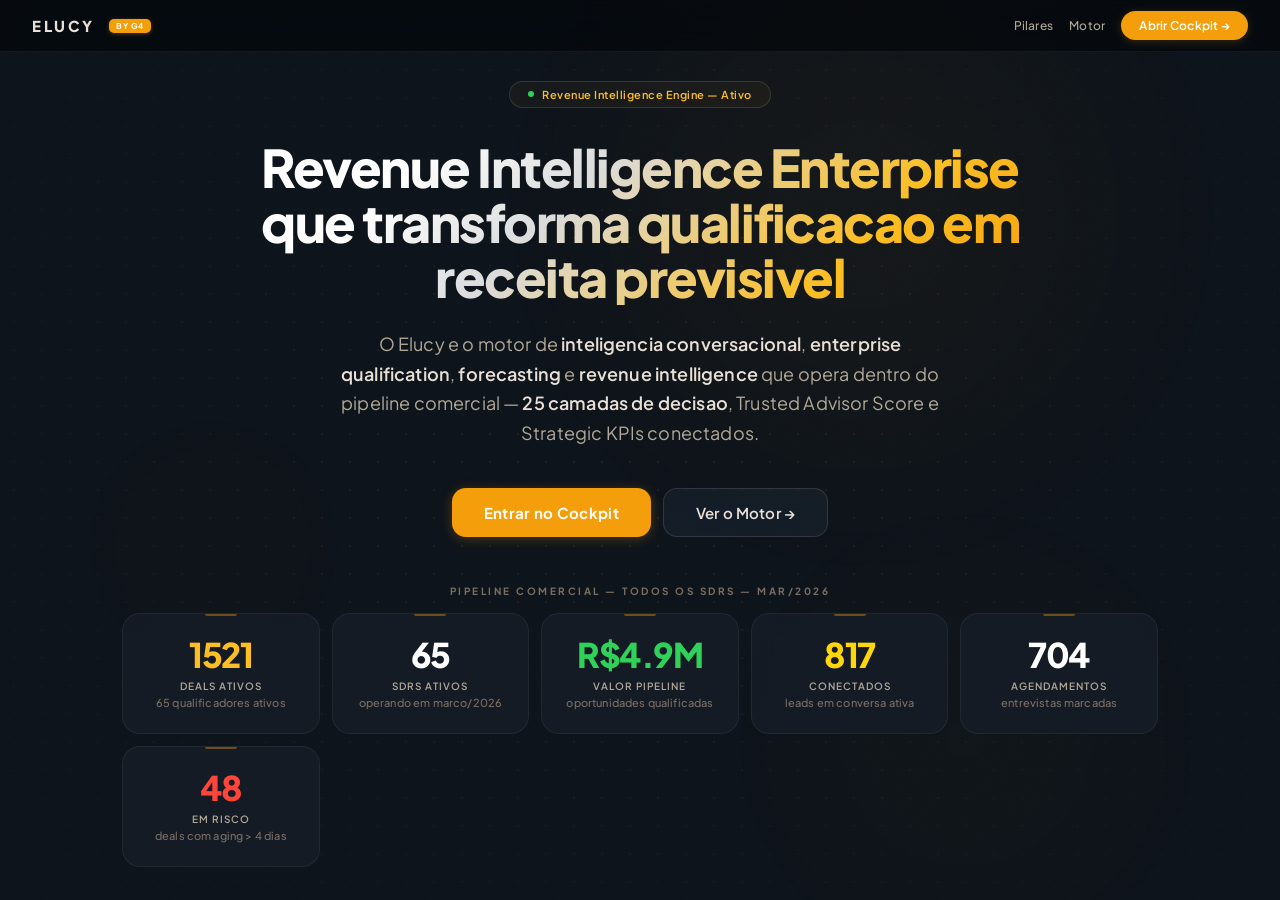
<file: elucy-home.html>
<!DOCTYPE html>
<html lang="pt-BR">
<head>
<meta charset="UTF-8">
<meta name="viewport" content="width=device-width,initial-scale=1">
<title>ELUCY — Revenue Intelligence</title>
<link rel="icon" type="image/svg+xml" href="favicon-e.svg?v=4">
<link rel="shortcut icon" href="favicon-e.svg?v=4">
<link rel="preconnect" href="https://fonts.googleapis.com">
<link rel="preconnect" href="https://fonts.gstatic.com" crossorigin>
<link href="https://fonts.googleapis.com/css2?family=Plus+Jakarta+Sans:wght@400;500;600;700;800;900&family=Inter:wght@400;500;600;700;800&family=Manrope:wght@400;500;600;700;800;900&display=swap" rel="stylesheet">
<style>
*{margin:0;padding:0;box-sizing:border-box}
:root{
  /* Design System v14 — Brand Book Aligned */
  --bg:#0e141b;--bg2:#171c24;--bg3:#1b2028;--bg4:#252a32;
  --surface:rgba(27,32,40,.65);--surface-elevated:rgba(37,42,50,.55);
  --border:rgba(255,255,255,.06);--border2:rgba(255,255,255,.12);--border-focus:rgba(245,158,11,.5);
  --accent:#f59e0b;--accent2:#fbbf24;--warm-accent:#ffc174;--accent-glow:rgba(245,158,11,.12);
  --gradient-text:linear-gradient(90deg,#f59e0b,#fcd34d,#fbbf24);
  --green:#30d158;--yellow:#ffd60a;--red:#ff453a;
  --text:#e8e0d6;--text2:#b0a898;--text3:#7a6f65;
  --r:14px;--r2:18px;--r3:24px;--r-pill:100px;
  --font-display:'Plus Jakarta Sans',Inter,system-ui,sans-serif;
  --font:-apple-system,'SF Pro Text','Plus Jakarta Sans',Inter,system-ui,sans-serif;
  /* Elevation */
  --shadow-sm:0 2px 8px rgba(0,0,0,.3);--shadow-md:0 4px 16px rgba(0,0,0,.4);--shadow-lg:0 8px 32px rgba(0,0,0,.55);--shadow-xl:0 16px 48px rgba(0,0,0,.65);
  --blur-sm:saturate(180%) blur(12px);--blur-md:saturate(180%) blur(20px);--blur-lg:saturate(180%) blur(40px);
  /* Motion — Apple Spring */
  --ease-spring:cubic-bezier(.175,.885,.32,1.1);--ease-out:cubic-bezier(.25,.46,.45,.94);--ease-smooth:cubic-bezier(.4,0,.2,1);
  --dur-fast:.15s;--dur-normal:.25s;--dur-slow:.4s;
  /* 8pt Grid */
  --sp-1:4px;--sp-2:8px;--sp-3:12px;--sp-4:16px;--sp-5:24px;--sp-6:32px;--sp-7:40px;--sp-8:48px;--sp-10:64px;--sp-12:80px;
}
html,body{height:100%;overflow:hidden}
body{background:var(--bg);color:var(--text);font-family:var(--font);-webkit-font-smoothing:antialiased;letter-spacing:.01em}

/* ── AMBIENT BACKGROUND ──────────────────────────────────── */
.bg-mesh{position:fixed;inset:0;z-index:0;overflow:hidden}

/* Dot grid — Elucy amber theme */
.bg-dots{position:fixed;inset:0;z-index:0;pointer-events:none;
  background-image:radial-gradient(circle,rgba(245,158,11,.18) 1px,transparent 1px);
  background-size:28px 28px;
  mask-image:radial-gradient(ellipse 85% 85% at 50% 50%,rgba(0,0,0,.5) 0%,transparent 100%);
  -webkit-mask-image:radial-gradient(ellipse 85% 85% at 50% 50%,rgba(0,0,0,.5) 0%,transparent 100%)}

.bg-orb{position:absolute;border-radius:50%;filter:blur(80px);opacity:.25;pointer-events:none;will-change:transform;animation:orbFloat 22s ease-in-out infinite alternate}
.bg-orb-1{width:700px;height:700px;background:radial-gradient(circle,rgba(245,158,11,.2),transparent 70%);top:-15%;left:40%;animation-delay:0s}
.bg-orb-2{width:500px;height:500px;background:radial-gradient(circle,rgba(251,191,36,.1),transparent 70%);bottom:-10%;right:5%;animation-delay:-8s}
.bg-orb-3{width:350px;height:350px;background:radial-gradient(circle,rgba(252,211,77,.06),transparent 70%);bottom:20%;left:3%;animation-delay:-15s}
@keyframes orbFloat{0%{transform:translate(0,0) scale(1)}50%{transform:translate(25px,-18px) scale(1.04)}100%{transform:translate(-18px,12px) scale(.97)}}

.bg-noise{position:fixed;inset:0;z-index:0;opacity:.015;pointer-events:none;
  background-image:url("data:image/svg+xml,%3Csvg viewBox='0 0 256 256' xmlns='http://www.w3.org/2000/svg'%3E%3Cfilter id='n'%3E%3CfeTurbulence type='fractalNoise' baseFrequency='.85' numOctaves='4' stitchTiles='stitch'/%3E%3C/filter%3E%3Crect width='100%25' height='100%25' filter='url(%23n)'/%3E%3C/svg%3E");
  background-size:128px}

/* ── LAYOUT ──────────────────────────────────────────────── */
.container{position:relative;z-index:1;height:100vh;display:flex;flex-direction:column;overflow-y:auto;scroll-behavior:smooth;scroll-snap-type:y proximity}
.container::-webkit-scrollbar{width:5px}
.container::-webkit-scrollbar-thumb{background:rgba(255,255,255,.06);border-radius:var(--r-pill)}

/* ── TOPBAR ──────────────────────────────────────────────── */
.topbar{height:52px;display:flex;align-items:center;padding:0 var(--sp-6);border-bottom:1px solid var(--border);background:rgba(0,0,0,.5);-webkit-backdrop-filter:var(--blur-md);backdrop-filter:var(--blur-md);flex-shrink:0;position:sticky;top:0;z-index:10;transition:background var(--dur-normal) var(--ease-smooth)}
.logo{display:flex;align-items:center;gap:var(--sp-3)}
.logo-mark{width:28px;height:28px;background:linear-gradient(135deg,var(--accent),var(--accent2));border-radius:8px;display:flex;align-items:center;justify-content:center;font-weight:900;font-size:11px;color:#fff;letter-spacing:1px;box-shadow:0 2px 8px rgba(245,158,11,.25)}
.logo-text{font-family:var(--font-display);font-size:15px;font-weight:800;letter-spacing:2.5px;text-transform:uppercase}
.logo-badge{background:var(--accent);color:#fff;font-size:8px;font-weight:700;padding:2px 7px;border-radius:5px;letter-spacing:1px;margin-left:2px;box-shadow:0 1px 4px rgba(245,158,11,.3)}
.topbar-right{margin-left:auto;display:flex;align-items:center;gap:var(--sp-4)}
.top-link{font-size:12px;color:var(--text2);text-decoration:none;font-weight:500;transition:color var(--dur-fast) var(--ease-smooth);cursor:pointer;letter-spacing:.02em}
.top-link:hover{color:var(--text)}
.btn-cockpit{padding:7px 18px;border-radius:var(--r-pill);background:var(--accent);color:#fff;font-size:12px;font-weight:600;border:none;cursor:pointer;font-family:inherit;transition:all var(--dur-fast) var(--ease-smooth);text-decoration:none;display:inline-flex;align-items:center;gap:6px;box-shadow:0 2px 8px rgba(245,158,11,.2);letter-spacing:.02em}
.btn-cockpit:hover{background:#fbbf24;box-shadow:0 4px 20px rgba(245,158,11,.35);transform:translateY(-1px)}
.btn-cockpit:active{transform:scale(.97)}

/* ── HERO — Apple iPhone-style ───────────────────────────── */
.hero{padding:var(--sp-12) var(--sp-6) var(--sp-8);text-align:center;max-width:860px;margin:0 auto;scroll-snap-align:start}
.hero-eyebrow{display:inline-flex;align-items:center;gap:var(--sp-2);padding:6px 18px;border-radius:var(--r-pill);border:1px solid var(--border2);background:rgba(245,158,11,.05);margin-bottom:var(--sp-6);font-size:11px;font-weight:600;color:var(--accent2);letter-spacing:.5px;-webkit-backdrop-filter:var(--blur-sm);backdrop-filter:var(--blur-sm)}
.hero-eyebrow .dot{width:6px;height:6px;border-radius:50%;background:var(--green);animation:pulse 2s infinite}
@keyframes pulse{0%,100%{opacity:1}50%{opacity:.35}}
.hero h1{font-family:var(--font-display);font-size:52px;font-weight:900;line-height:1.06;letter-spacing:-1.5px;margin-bottom:var(--sp-5);background:linear-gradient(135deg,#fff 20%,rgba(255,255,255,.85) 40%,var(--accent2) 75%,var(--accent));-webkit-background-clip:text;-webkit-text-fill-color:transparent;background-clip:text;animation:heroIn var(--dur-slow) var(--ease-out)}
@keyframes heroIn{from{opacity:0;transform:translateY(16px)}to{opacity:1;transform:none}}
.hero-sub{font-size:18px;color:var(--text2);line-height:1.65;max-width:620px;margin:0 auto var(--sp-7);font-weight:400;animation:heroIn .5s var(--ease-out) .1s both}
.hero-sub strong{color:var(--text);font-weight:600}
.hero-ctas{display:flex;gap:var(--sp-3);justify-content:center;flex-wrap:wrap;animation:heroIn .5s var(--ease-out) .2s both}
.btn-primary{padding:14px var(--sp-6);border-radius:var(--r);background:var(--accent);color:#fff;font-size:15px;font-weight:700;border:none;cursor:pointer;font-family:inherit;transition:all var(--dur-fast) var(--ease-smooth);display:inline-flex;align-items:center;gap:8px;text-decoration:none;box-shadow:0 2px 12px rgba(245,158,11,.25);letter-spacing:.02em}
.btn-primary:hover{background:#fbbf24;box-shadow:0 6px 28px rgba(245,158,11,.4);transform:translateY(-2px)}
.btn-primary:active{transform:scale(.97)}
.btn-secondary{padding:14px var(--sp-6);border-radius:var(--r);background:rgba(255,255,255,.04);color:var(--text);font-size:15px;font-weight:600;border:1px solid var(--border2);cursor:pointer;font-family:inherit;transition:all var(--dur-fast) var(--ease-smooth);text-decoration:none;-webkit-backdrop-filter:var(--blur-sm);backdrop-filter:var(--blur-sm)}
.btn-secondary:hover{background:rgba(255,255,255,.08);border-color:rgba(255,255,255,.2);transform:translateY(-1px)}

/* ── LIVE METRICS ────────────────────────────────────────── */
.metrics{padding:0 var(--sp-6) var(--sp-10);max-width:1100px;margin:0 auto;width:100%;scroll-snap-align:start}
.metrics-label{text-align:center;font-size:10px;font-weight:700;color:var(--text3);text-transform:uppercase;letter-spacing:2.5px;margin-bottom:var(--sp-4)}
.metrics-grid{display:grid;grid-template-columns:repeat(5,1fr);gap:var(--sp-3)}
.metric{background:var(--surface);border:1px solid var(--border);border-radius:var(--r2);padding:var(--sp-5);text-align:center;transition:all var(--dur-normal) var(--ease-smooth);position:relative;overflow:hidden;-webkit-backdrop-filter:var(--blur-sm);backdrop-filter:var(--blur-sm)}
.metric:hover{border-color:var(--border2);background:var(--surface-elevated);transform:translateY(-3px);box-shadow:var(--shadow-md)}
.metric::before{content:'';position:absolute;top:0;left:50%;transform:translateX(-50%);width:32px;height:2px;background:var(--accent);border-radius:0 0 2px 2px;opacity:.4;transition:width var(--dur-normal) var(--ease-spring)}
.metric:hover::before{width:64px;opacity:.7}
.metric-val{font-family:var(--font-display);font-size:34px;font-weight:900;line-height:1;margin-bottom:var(--sp-2);letter-spacing:-1.5px}
.metric-val.blue{color:var(--accent2)}.metric-val.green{color:var(--green)}.metric-val.yellow{color:var(--yellow)}.metric-val.red{color:var(--red)}.metric-val.white{color:#fff}
.metric-label{font-size:10px;color:var(--text2);text-transform:uppercase;letter-spacing:1px;font-weight:600;margin-bottom:var(--sp-1)}
.metric-sub{font-size:11px;color:var(--text3);font-weight:500}

/* ── PILLARS ─────────────────────────────────────────────── */
.pillars{padding:0 var(--sp-6) var(--sp-10);max-width:1100px;margin:0 auto;width:100%;scroll-snap-align:start}
.pillars-title{text-align:center;font-size:10px;font-weight:700;color:var(--text3);text-transform:uppercase;letter-spacing:2.5px;margin-bottom:var(--sp-5)}
.pillars-grid{display:grid;grid-template-columns:repeat(2,1fr);gap:var(--sp-4)}
.pillar{background:var(--surface);border:1px solid var(--border);border-radius:var(--r2);padding:var(--sp-5);transition:all var(--dur-normal) var(--ease-smooth);position:relative;-webkit-backdrop-filter:var(--blur-sm);backdrop-filter:var(--blur-sm)}
.pillar:hover{border-color:rgba(245,158,11,.18);background:var(--surface-elevated);transform:translateY(-3px);box-shadow:var(--shadow-md)}
.pillar-icon{width:44px;height:44px;border-radius:var(--r);display:flex;align-items:center;justify-content:center;margin-bottom:var(--sp-4);font-size:22px}
.pillar-icon.conv{background:rgba(245,158,11,.08);border:1px solid rgba(245,158,11,.18)}
.pillar-icon.fore{background:rgba(48,209,88,.06);border:1px solid rgba(48,209,88,.12)}
.pillar-icon.rev{background:rgba(255,214,10,.06);border:1px solid rgba(255,214,10,.12)}
.pillar h3{font-size:16px;font-weight:700;margin-bottom:var(--sp-2);letter-spacing:-.2px}
.pillar p{font-size:13px;color:var(--text2);line-height:1.65}
.pillar-tags{display:flex;gap:var(--sp-1);flex-wrap:wrap;margin-top:var(--sp-4)}
.pillar-tag{font-size:9px;font-weight:700;padding:3px 10px;border-radius:6px;letter-spacing:.5px;text-transform:uppercase}
.pillar-tag.blue{background:rgba(245,158,11,.08);color:var(--accent2);border:1px solid rgba(245,158,11,.18)}
.pillar-tag.green{background:rgba(48,209,88,.06);color:var(--green);border:1px solid rgba(48,209,88,.12)}
.pillar-tag.gold{background:rgba(255,214,10,.06);color:var(--yellow);border:1px solid rgba(255,214,10,.12)}

/* ── ENGINE SECTION ──────────────────────────────────────── */
.engine{padding:0 var(--sp-6) var(--sp-10);max-width:1100px;margin:0 auto;width:100%;scroll-snap-align:start}
.engine-card{background:var(--surface);border:1px solid var(--border);border-radius:var(--r3);padding:var(--sp-7);display:flex;gap:var(--sp-7);align-items:center;-webkit-backdrop-filter:var(--blur-sm);backdrop-filter:var(--blur-sm);box-shadow:var(--shadow-sm)}
.engine-left{flex:1}
.engine-label{font-size:10px;font-weight:700;color:var(--accent2);text-transform:uppercase;letter-spacing:2.5px;margin-bottom:var(--sp-3)}
.engine h2{font-family:var(--font-display);font-size:28px;font-weight:800;line-height:1.15;margin-bottom:var(--sp-3);letter-spacing:-.5px}
.engine p{font-size:14px;color:var(--text2);line-height:1.7;margin-bottom:var(--sp-5)}
.engine-layers{display:flex;flex-direction:column;gap:var(--sp-2)}
.engine-layer{display:flex;align-items:center;gap:var(--sp-3);padding:var(--sp-2) var(--sp-3);background:rgba(255,255,255,.02);border:1px solid var(--border);border-radius:var(--r);transition:all var(--dur-fast) var(--ease-smooth)}
.engine-layer:hover{background:rgba(255,255,255,.04);border-color:var(--border2);transform:translateX(4px)}
.layer-num{font-size:9px;font-weight:800;color:var(--accent);background:rgba(245,158,11,.08);padding:4px 8px;border-radius:6px;letter-spacing:1px;min-width:32px;text-align:center}
.layer-name{font-size:12px;font-weight:600;color:var(--text)}
.layer-desc{font-size:11px;color:var(--text3);margin-left:auto}
.engine-right{width:280px;flex-shrink:0}
.engine-viz{background:rgba(10,10,12,.7);border:1px solid var(--border);border-radius:var(--r2);padding:var(--sp-5);height:100%;-webkit-backdrop-filter:var(--blur-sm);backdrop-filter:var(--blur-sm)}
.viz-title{font-size:10px;font-weight:700;color:var(--text3);text-transform:uppercase;letter-spacing:2px;margin-bottom:var(--sp-4);text-align:center}
.viz-ring{width:160px;height:160px;margin:0 auto var(--sp-4);position:relative}
.viz-ring svg{width:100%;height:100%}
.viz-ring-center{position:absolute;inset:0;display:flex;flex-direction:column;align-items:center;justify-content:center}
.viz-ring-val{font-family:var(--font-display);font-size:38px;font-weight:900;color:var(--accent2);line-height:1}
.viz-ring-lbl{font-size:10px;color:var(--text2);margin-top:2px;font-weight:600}
.viz-stats{display:grid;grid-template-columns:1fr 1fr;gap:var(--sp-2)}
.viz-stat{text-align:center;padding:var(--sp-2);background:rgba(255,255,255,.02);border-radius:var(--r);transition:background var(--dur-fast) var(--ease-smooth)}
.viz-stat:hover{background:rgba(255,255,255,.05)}
.viz-stat-val{font-family:var(--font-display);font-size:17px;font-weight:800;line-height:1}
.viz-stat-lbl{font-size:9px;color:var(--text3);margin-top:3px;text-transform:uppercase;letter-spacing:.5px}

/* ── FOOTER ──────────────────────────────────────────────── */
.footer{padding:var(--sp-5) var(--sp-6);border-top:1px solid var(--border);text-align:center;flex-shrink:0}
.footer-text{font-size:11px;color:var(--text3);font-weight:500;letter-spacing:.02em}
.footer-text strong{color:var(--text2);font-weight:700}

/* ── SCROLL REVEAL ───────────────────────────────────────── */
.reveal{opacity:0;transform:translateY(24px);transition:opacity .6s var(--ease-out),transform .6s var(--ease-out)}
.reveal.visible{opacity:1;transform:none}

/* ── RESPONSIVE ──────────────────────────────────────────── */
@media(max-width:900px){
  .hero{padding:var(--sp-8) var(--sp-4) var(--sp-6)}
  .hero h1{font-size:36px;letter-spacing:-1px}
  .metrics-grid{grid-template-columns:repeat(3,1fr)}
  .pillars-grid{grid-template-columns:1fr}
  .engine-card{flex-direction:column;padding:var(--sp-5)}
  .engine-right{width:100%}
}
@media(max-width:600px){
  .hero{padding:var(--sp-7) var(--sp-4) var(--sp-5)}
  .hero h1{font-size:28px}
  .hero-sub{font-size:15px}
  .metrics-grid{grid-template-columns:repeat(2,1fr)}
  .topbar{padding:0 var(--sp-4)}
  .pillars,.metrics,.engine{padding-left:var(--sp-4);padding-right:var(--sp-4)}
}
@media(max-width:400px){
  .metrics-grid{grid-template-columns:1fr}
  .hero h1{font-size:22px}
  .metric{padding:var(--sp-3)}
}
</style>
</head>
<body>

<div class="bg-dots"></div>
<div class="bg-mesh">
  <div class="bg-orb bg-orb-1"></div>
  <div class="bg-orb bg-orb-2"></div>
  <div class="bg-orb bg-orb-3"></div>
</div>
<div class="bg-noise"></div>

<div class="container">

  <!-- TOPBAR -->
  <header class="topbar">
    <div class="logo">
      <span class="logo-text">Elucy</span>
      <span class="logo-badge">BY G4</span>
    </div>
    <div class="topbar-right">
      <span class="top-link" onclick="document.querySelector('.pillars').scrollIntoView({behavior:'smooth'})">Pilares</span>
      <span class="top-link" onclick="document.querySelector('.engine').scrollIntoView({behavior:'smooth'})">Motor</span>
      <a class="btn-cockpit" href="cockpit.html">Abrir Cockpit &#8594;</a>
    </div>
  </header>

  <!-- HERO -->
  <section class="hero">
    <div class="hero-eyebrow">
      <span class="dot"></span>
      Revenue Intelligence Engine &#8212; Ativo
    </div>
    <h1>Revenue Intelligence Enterprise que transforma qualificacao em receita previsivel</h1>
    <p class="hero-sub">
      O Elucy e o motor de <strong>inteligencia conversacional</strong>, <strong>enterprise qualification</strong>, <strong>forecasting</strong> e <strong>revenue intelligence</strong> que opera dentro do pipeline comercial &#8212; <strong>25 camadas de decisao</strong>, Trusted Advisor Score e Strategic KPIs conectados.
    </p>
    <div class="hero-ctas">
      <a class="btn-primary" href="cockpit.html">Entrar no Cockpit</a>
      <a class="btn-secondary" href="#" onclick="event.preventDefault();document.querySelector('.engine').scrollIntoView({behavior:'smooth'})">Ver o Motor &#8594;</a>
    </div>
  </section>

  <!-- LIVE METRICS -->
  <section class="metrics reveal">
    <div class="metrics-label" id="metrics-title">Pipeline Comercial — Todos os SDRs — Mar/2026</div>
    <div class="metrics-grid">
      <div class="metric">
        <div class="metric-val blue" id="m-deals">&#8212;</div>
        <div class="metric-label">Deals Ativos</div>
        <div class="metric-sub" id="m-deals-sub">carregando...</div>
      </div>
      <div class="metric">
        <div class="metric-val white" id="m-sdrs">&#8212;</div>
        <div class="metric-label">SDRs Ativos</div>
        <div class="metric-sub" id="m-sdrs-sub">qualificadores no funil</div>
      </div>
      <div class="metric">
        <div class="metric-val green" id="m-pipeline">&#8212;</div>
        <div class="metric-label">Valor Pipeline</div>
        <div class="metric-sub" id="m-pipeline-sub">oportunidades qualificadas</div>
      </div>
      <div class="metric">
        <div class="metric-val yellow" id="m-conectados">&#8212;</div>
        <div class="metric-label">Conectados</div>
        <div class="metric-sub">leads em conversa ativa</div>
      </div>
      <div class="metric">
        <div class="metric-val white" id="m-agendados">&#8212;</div>
        <div class="metric-label">Agendamentos</div>
        <div class="metric-sub">entrevistas marcadas</div>
      </div>
      <div class="metric">
        <div class="metric-val red" id="m-risco">&#8212;</div>
        <div class="metric-label">Em Risco</div>
        <div class="metric-sub" id="m-risco-sub">deals com aging critico</div>
      </div>
    </div>
  </section>

  <!-- PILLARS -->
  <section class="pillars reveal">
    <div class="pillars-title">Os 4 Pilares da Inteligencia Elucy</div>
    <div class="pillars-grid">
      <div class="pillar">
        <div class="pillar-icon conv">&#128483;&#65039;</div>
        <h3>Inteligencia Conversacional</h3>
        <p>Cada interacao com o lead e analisada, classificada e transformada em sinais de compra ou risco. O framework e escolhido pela persona &#8212; Challenger, SPICED ou SPIN &#8212; e governado por kill switches que impedem erros fatais.</p>
        <div class="pillar-tags">
          <span class="pillar-tag blue">SPICED</span>
          <span class="pillar-tag blue">CHALLENGER</span>
          <span class="pillar-tag blue">SPIN</span>
          <span class="pillar-tag blue">49 SINAIS</span>
        </div>
      </div>
      <div class="pillar">
        <div class="pillar-icon fore">&#128200;</div>
        <h3>Forecasting Preditivo</h3>
        <p>Forecast V7 com 3 dimensoes &#8212; quantitativo (stage x aging x velocity), qualitativo (notas x autoridade x urgencia) e framework (cobertura SPICED/MEDDIC). Confianca calculada em 7 componentes, nao em achismo.</p>
        <div class="pillar-tags">
          <span class="pillar-tag green">FORECAST V7</span>
          <span class="pillar-tag green">7 COMPONENTES</span>
          <span class="pillar-tag green">ZERO ACHISMO</span>
        </div>
      </div>
      <div class="pillar">
        <div class="pillar-icon rev">&#128176;</div>
        <h3>Revenue Intelligence</h3>
        <p>Priorizacao de portfolio por valor x urgencia x acionabilidade. Attribution Engine rastreia quais touchpoints geraram avanco. Data Quality Engine garante que a base analitica e confiavel antes de qualquer decisao.</p>
        <div class="pillar-tags">
          <span class="pillar-tag gold">25 LAYERS</span>
          <span class="pillar-tag gold">ATTRIBUTION</span>
          <span class="pillar-tag gold">DQI ENGINE</span>
        </div>
      </div>
      <div class="pillar">
        <div class="pillar-icon" style="background:rgba(212,149,106,.06);border:1px solid rgba(212,149,106,.12)">&#127942;</div>
        <h3>Enterprise Intelligence</h3>
        <p>Enterprise Value Score qualifica empresas 5M+ automaticamente. Trusted Advisor Score mede credibilidade, disponibilidade e intimidade de cada operador. Strategic Intelligence conecta o cockpit aos KPIs estrategicos do G4.</p>
        <div class="pillar-tags">
          <span class="pillar-tag" style="background:rgba(212,149,106,.06);color:#d4956a;border:1px solid rgba(212,149,106,.12)">ENTERPRISE 5M+</span>
          <span class="pillar-tag" style="background:rgba(212,149,106,.06);color:#d4956a;border:1px solid rgba(212,149,106,.12)">TRUSTED ADVISOR</span>
          <span class="pillar-tag" style="background:rgba(212,149,106,.06);color:#d4956a;border:1px solid rgba(212,149,106,.12)">STRATEGIC KPIs</span>
        </div>
      </div>
    </div>
  </section>

  <!-- ENGINE -->
  <section class="engine reveal">
    <div class="engine-card">
      <div class="engine-left">
        <div class="engine-label">Motor de Decisao</div>
        <h2>25 Camadas de Inteligencia Operacional</h2>
        <p>O Elucy nao e um dashboard &#8212; e um motor de decisao com DAG orquestrado em <strong>9 fases</strong>, sem ciclos, que processa cada deal em tempo real e entrega a proxima melhor acao.</p>
        <div class="engine-layers">
          <div class="engine-layer"><span class="layer-num">L1-L2</span><span class="layer-name">Contexto &amp; Taxonomia</span><span class="layer-desc">operador, linhas, tiers</span></div>
          <div class="engine-layer"><span class="layer-num">L3-L4</span><span class="layer-name">Deal Runtime &amp; Tasks</span><span class="layer-desc">enriquecimento + execucao</span></div>
          <div class="engine-layer"><span class="layer-num">L5-L8</span><span class="layer-name">Analytics &amp; Cadencia</span><span class="layer-desc">KPIs, touchpoints, timeline</span></div>
          <div class="engine-layer"><span class="layer-num">L13</span><span class="layer-name">Forecast V7</span><span class="layer-desc">quant x qual x framework</span></div>
          <div class="engine-layer"><span class="layer-num">L16-17</span><span class="layer-name">Framework Intelligence</span><span class="layer-desc">SPICED, MEDDIC, gaps</span></div>
          <div class="engine-layer"><span class="layer-num">L18</span><span class="layer-name">Signal Engine V8</span><span class="layer-desc">49 sinais canonicos</span></div>
          <div class="engine-layer"><span class="layer-num">L19-22</span><span class="layer-name">Intelligence V10</span><span class="layer-desc">DQI, transition, portfolio, attribution</span></div>
          <div class="engine-layer" style="border-color:rgba(212,149,106,.2)"><span class="layer-num" style="color:#d4956a;background:rgba(212,149,106,.08)">L23-24</span><span class="layer-name">Enterprise + Trusted Advisor</span><span class="layer-desc">5M+, EVS, Maister eq.</span></div>
          <div class="engine-layer" style="border-color:rgba(48,209,88,.2)"><span class="layer-num" style="color:#30d158;background:rgba(48,209,88,.06)">L25</span><span class="layer-name">Strategic Intelligence</span><span class="layer-desc">KPIs G4 conectados</span></div>
        </div>
      </div>
      <div class="engine-right">
        <div class="engine-viz">
          <div class="viz-title">Cobertura de Inteligencia</div>
          <div class="viz-ring">
            <svg viewBox="0 0 160 160">
              <circle cx="80" cy="80" r="70" fill="none" stroke="rgba(255,255,255,.03)" stroke-width="12"/>
              <circle cx="80" cy="80" r="70" fill="none" stroke="url(#ring-grad)" stroke-width="12" stroke-dasharray="395" stroke-dashoffset="40" stroke-linecap="round" transform="rotate(-90 80 80)">
                <animate attributeName="stroke-dashoffset" from="440" to="40" dur="1.2s" fill="freeze" calcMode="spline" keySplines=".4 0 .2 1"/>
              </circle>
              <defs><linearGradient id="ring-grad" x1="0" y1="0" x2="1" y2="1"><stop offset="0%" stop-color="#f59e0b"/><stop offset="50%" stop-color="#fbbf24"/><stop offset="100%" stop-color="#fcd34d"/></linearGradient></defs>
            </svg>
            <div class="viz-ring-center">
              <div class="viz-ring-val">25</div>
              <div class="viz-ring-lbl">layers ativas</div>
            </div>
          </div>
          <div class="viz-stats">
            <div class="viz-stat"><div class="viz-stat-val" style="color:var(--accent2)">49</div><div class="viz-stat-lbl">Sinais</div></div>
            <div class="viz-stat"><div class="viz-stat-val" style="color:var(--green)">7</div><div class="viz-stat-lbl">Kill Switches</div></div>
            <div class="viz-stat"><div class="viz-stat-val" style="color:var(--yellow)">16</div><div class="viz-stat-lbl">Linhas Receita</div></div>
            <div class="viz-stat"><div class="viz-stat-val" style="color:#fff">3</div><div class="viz-stat-lbl">Frameworks</div></div>
          </div>
        </div>
      </div>
    </div>
  </section>

  <!-- FOOTER -->
  <footer class="footer">
    <p class="footer-text"><strong>ELUCY</strong> &#8212; Revenue Intelligence Enterprise &#183; V11 &#183; 25 Layers &#183; 2026</p>
  </footer>

</div>

<!-- SCROLL REVEAL OBSERVER -->
<script>
(function(){
  var io = new IntersectionObserver(function(entries){
    entries.forEach(function(e){ if(e.isIntersecting){ e.target.classList.add('visible'); io.unobserve(e.target); }});
  },{threshold:0.15});
  document.querySelectorAll('.reveal').forEach(function(el){ io.observe(el); });
})();
</script>

<!-- DATA LOADER -->
<script>
(function(){
  var s = document.createElement('script');
  s.src = 'cockpit-data.js?v=' + Date.now();
  s.onload = function(){ populateMetrics(); };
  s.onerror = function(){ setFallback(); };
  document.head.appendChild(s);

  function populateMetrics(){
    if(!window.COCKPIT_DEALS || !window.COCKPIT_COLS) return setFallback();
    var COLS = {};
    window.COCKPIT_COLS.forEach(function(c,i){ COLS[c] = i; });
    var deals = window.COCKPIT_DEALS;
    var g = function(row, name){ var i = COLS[name]; return i != null ? (row[i] || '') : ''; };

    document.getElementById('m-deals').textContent = deals.length;
    var sdrs = {};
    deals.forEach(function(d){ var q = g(d,'qualificador_name'); if(q) sdrs[q] = true; });
    var sdrCount = Object.keys(sdrs).length;
    document.getElementById('m-deals-sub').textContent = sdrCount + ' qualificadores ativos';

    document.getElementById('m-sdrs').textContent = sdrCount;
    document.getElementById('m-sdrs-sub').textContent = 'operando em marco/2026';

    var totalVal = 0;
    deals.forEach(function(d){ totalVal += parseFloat(g(d, 'valor_da_oportunidade')) || 0; });
    if(totalVal >= 1000000) document.getElementById('m-pipeline').textContent = 'R$' + (totalVal/1000000).toFixed(1) + 'M';
    else if(totalVal > 1000) document.getElementById('m-pipeline').textContent = 'R$' + (totalVal/1000).toFixed(0) + 'k';
    else document.getElementById('m-pipeline').textContent = 'R$' + totalVal.toFixed(0);

    var conectados = deals.filter(function(d){ return g(d,'etapa_atual_no_pipeline') === 'Conectados'; }).length;
    document.getElementById('m-conectados').textContent = conectados;

    var agendados = deals.filter(function(d){
      var e = g(d,'etapa_atual_no_pipeline');
      return e === 'Agendamento' || e === 'Reagendamento' || e === 'Entrevista Agendada';
    }).length;
    document.getElementById('m-agendados').textContent = agendados;

    var risco = deals.filter(function(d){ return (parseInt(g(d,'delta_t')) || 0) > 4; }).length;
    document.getElementById('m-risco').textContent = risco;
    document.getElementById('m-risco-sub').textContent = risco > 0 ? 'deals com aging > 4 dias' : 'pipeline saudavel';

    if(window.COCKPIT_UPDATED_AT){
      document.getElementById('metrics-title').textContent = 'Pipeline Comercial \u2014 Todos os SDRs \u2014 atualizado ' + window.COCKPIT_UPDATED_AT;
    }
  }

  function setFallback(){
    document.getElementById('m-deals').textContent = '\u2014';
    document.getElementById('m-deals-sub').textContent = 'conecte o cockpit-data.js';
  }
})();
</script>

</body>
</html>
</file>
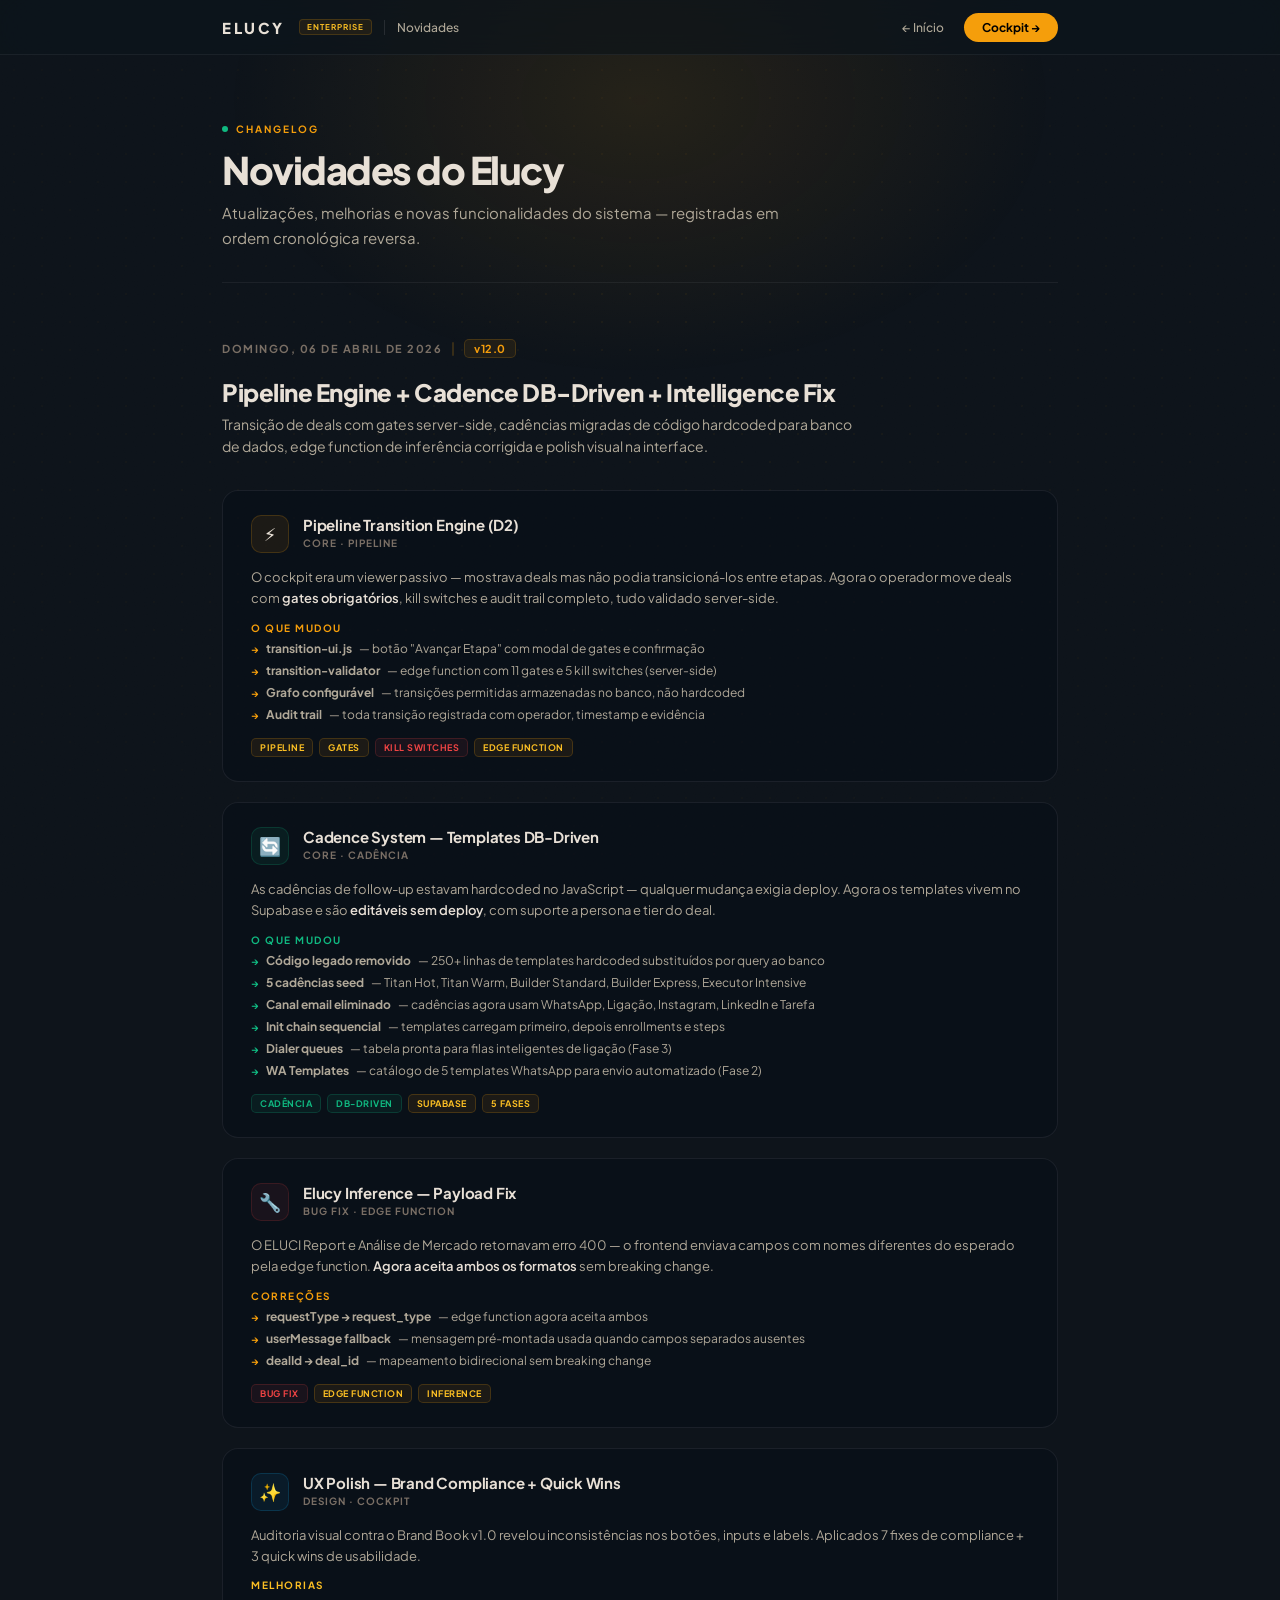
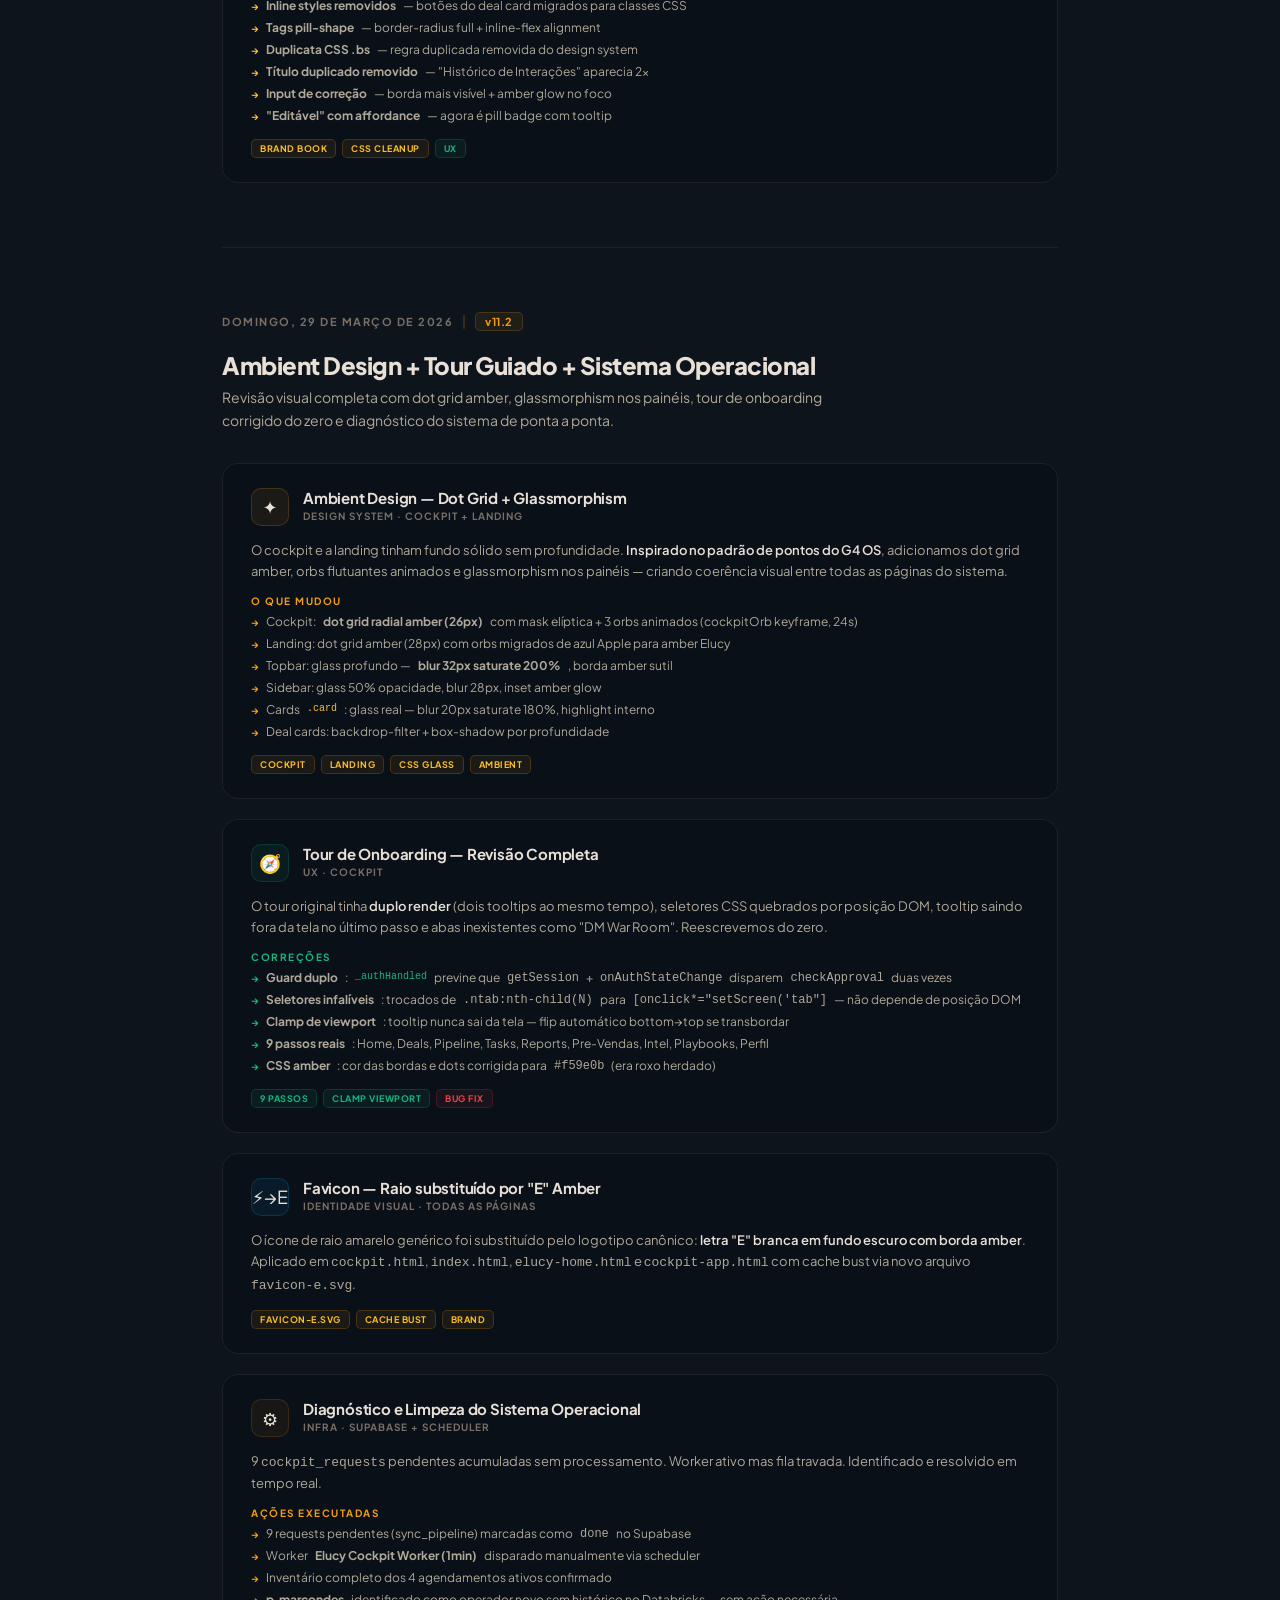
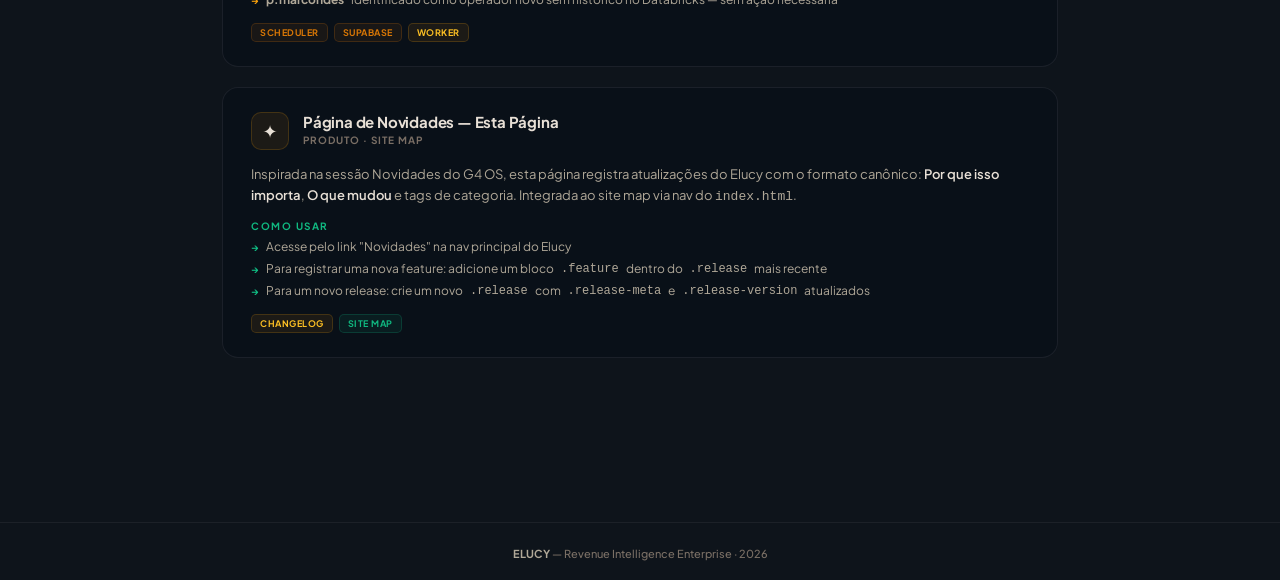
<file: novidades.html>
<!DOCTYPE html>
<html lang="pt-BR">
<head>
<meta charset="UTF-8">
<meta name="viewport" content="width=device-width,initial-scale=1">
<title>Novidades — ELUCY</title>
<link rel="icon" href="favicon-e.svg?v=4" type="image/svg+xml">
<link rel="shortcut icon" href="favicon-e.svg?v=4">
<link rel="preconnect" href="https://fonts.googleapis.com">
<link rel="preconnect" href="https://fonts.gstatic.com" crossorigin>
<link href="https://fonts.googleapis.com/css2?family=Plus+Jakarta+Sans:wght@400;500;600;700;800;900&family=Inter:wght@400;500;600;700;800;900&display=swap" rel="stylesheet">
<style>
*{margin:0;padding:0;box-sizing:border-box}
:root{
  --bg:#0e141b;--bg2:#171c24;--bg3:#1b2028;--bg4:#252a32;--bg5:#2e343c;
  --amber:#f59e0b;--amber2:#fbbf24;--amber3:#fcd34d;--amber-dim:#d97706;
  --amber-glass:rgba(245,158,11,.08);--amber-glow:rgba(245,158,11,.15);
  --amber-border:rgba(245,158,11,.18);--amber-border2:rgba(245,158,11,.30);
  --blue:#0ea5e9;--green:#10b981;--red:#ef4444;
  --border:rgba(255,255,255,.06);--border2:rgba(255,255,255,.10);--border3:rgba(255,255,255,.16);
  --text:#e8e0d6;--text2:#b0a898;--text3:#7a6f65;
  --r:10px;--r2:16px;--r3:24px;
  --font:-apple-system,'SF Pro Text','Plus Jakarta Sans',Inter,system-ui,sans-serif;
  --font-display:'Plus Jakarta Sans',Inter,system-ui,sans-serif;
}
html{scroll-behavior:smooth}
body{background:var(--bg);color:var(--text);font-family:var(--font);-webkit-font-smoothing:antialiased;overflow-x:hidden}

/* ─ BG ─────────────────────────────────────────── */
.bg-layer{position:fixed;inset:0;z-index:0;pointer-events:none}
.bg-dots{background-image:radial-gradient(circle,rgba(245,158,11,.13) 1px,transparent 1px);background-size:28px 28px;mask-image:radial-gradient(ellipse 90% 90% at 50% 40%,rgba(0,0,0,.4) 0%,transparent 100%);-webkit-mask-image:radial-gradient(ellipse 90% 90% at 50% 40%,rgba(0,0,0,.4) 0%,transparent 100%)}
.bg-noise{background-image:url("data:image/svg+xml,%3Csvg xmlns='http://www.w3.org/2000/svg' width='200' height='200'%3E%3Cfilter id='n'%3E%3CfeTurbulence type='fractalNoise' baseFrequency='0.9' numOctaves='4'/%3E%3C/filter%3E%3Crect width='200' height='200' filter='url(%23n)' opacity='0.02'/%3E%3C/svg%3E");opacity:.4}
.glow-top{position:fixed;top:-200px;left:50%;transform:translateX(-50%);width:900px;height:600px;background:radial-gradient(ellipse at center,rgba(245,158,11,.10) 0%,transparent 65%);z-index:0}

/* ─ NAV ─────────────────────────────────────────── */
nav{position:sticky;top:0;z-index:50;border-bottom:1px solid var(--border);background:rgba(14,20,27,.7);backdrop-filter:saturate(200%) blur(28px);-webkit-backdrop-filter:saturate(200%) blur(28px)}
.nav-inner{height:54px;display:flex;align-items:center;gap:0;max-width:900px;margin:0 auto;padding:0 32px}
.logo{display:flex;align-items:center;gap:10px;text-decoration:none}
.logo-name{font-family:var(--font-display);font-size:15px;font-weight:800;letter-spacing:2.5px;text-transform:uppercase;color:var(--text)}
.logo-tag{font-size:8px;font-weight:700;padding:2px 7px;border-radius:4px;background:var(--amber-glass);color:var(--amber2);border:1px solid var(--amber-border);letter-spacing:1px;text-transform:uppercase;margin-left:4px}
.logo-section{font-size:12px;color:var(--text2);font-weight:500;margin-left:12px;padding-left:12px;border-left:1px solid var(--border2)}
.nav-links{margin-left:auto;display:flex;align-items:center;gap:20px}
.nav-link{font-size:12px;color:var(--text2);text-decoration:none;font-weight:500;transition:.2s;cursor:pointer}
.nav-link:hover{color:var(--amber2)}
.btn-nav{padding:7px 18px;border-radius:20px;background:var(--amber);color:#000;font-size:12px;font-weight:700;border:none;cursor:pointer;font-family:inherit;text-decoration:none;display:inline-flex;align-items:center;gap:6px;transition:.2s}
.btn-nav:hover{background:var(--amber2);box-shadow:0 0 20px var(--amber-glow)}

/* ─ LAYOUT ──────────────────────────────────────── */
main{position:relative;z-index:1;max-width:900px;margin:0 auto;padding:60px 32px 100px}

/* ─ PAGE HEADER ──────────────────────────────────── */
.page-header{margin-bottom:56px;padding-bottom:32px;border-bottom:1px solid var(--border)}
.page-eyebrow{display:inline-flex;align-items:center;gap:8px;font-size:10px;font-weight:700;color:var(--amber);text-transform:uppercase;letter-spacing:2px;margin-bottom:14px}
.page-eyebrow .live{width:6px;height:6px;border-radius:50%;background:var(--green);animation:blink 2s infinite}
@keyframes blink{0%,100%{opacity:1}50%{opacity:.35}}
.page-title{font-family:var(--font-display);font-size:38px;font-weight:900;letter-spacing:-1.5px;line-height:1.1;margin-bottom:10px}
.page-sub{font-size:15px;color:var(--text2);line-height:1.65;max-width:560px}

/* ─ RELEASE ENTRY ────────────────────────────────── */
.release{margin-bottom:64px;padding-bottom:64px;border-bottom:1px solid var(--border)}
.release:last-child{border-bottom:none;margin-bottom:0}
.release-meta{display:flex;align-items:center;gap:10px;margin-bottom:20px}
.release-date{font-size:11px;font-weight:700;color:var(--text3);text-transform:uppercase;letter-spacing:1.5px}
.release-bar{width:2px;height:14px;background:var(--amber-border);border-radius:1px}
.release-version{font-size:11px;font-weight:700;color:var(--amber);background:var(--amber-glass);border:1px solid var(--amber-border);padding:2px 9px;border-radius:5px;letter-spacing:.5px}
.release-title{font-family:var(--font-display);font-size:24px;font-weight:800;letter-spacing:-.5px;margin-bottom:6px;line-height:1.2}
.release-sub{font-size:14px;color:var(--text2);line-height:1.6;margin-bottom:32px;max-width:640px}

/* ─ FEATURE CARD ─────────────────────────────────── */
.feature-list{display:flex;flex-direction:column;gap:20px}
.feature{background:rgba(8,14,24,.6);backdrop-filter:blur(16px);-webkit-backdrop-filter:blur(16px);border:1px solid rgba(255,255,255,.07);border-radius:var(--r2);padding:24px 28px;transition:.2s;position:relative;overflow:hidden}
.feature::before{content:'';position:absolute;top:0;left:0;bottom:0;width:3px;background:var(--amber);border-radius:3px 0 0 3px;opacity:0;transition:.2s}
.feature:hover{border-color:var(--amber-border);transform:translateX(4px)}
.feature:hover::before{opacity:1}
.feature.green-line::before{background:var(--green)}
.feature.blue-line::before{background:var(--amber2)}
.feature.purple-line::before{background:var(--amber-dim)}
.feature.red-line::before{background:var(--red)}
.feature-top{display:flex;align-items:flex-start;gap:14px;margin-bottom:14px}
.feature-icon{width:38px;height:38px;border-radius:10px;display:flex;align-items:center;justify-content:center;font-size:18px;flex-shrink:0}
.feature-icon.amber{background:var(--amber-glass);border:1px solid var(--amber-border)}
.feature-icon.green{background:rgba(16,185,129,.08);border:1px solid rgba(16,185,129,.18)}
.feature-icon.blue{background:rgba(14,165,233,.08);border:1px solid rgba(14,165,233,.18)}
.feature-icon.purple{background:rgba(217,119,6,.08);border:1px solid rgba(217,119,6,.18)}
.feature-icon.red{background:rgba(239,68,68,.07);border:1px solid rgba(239,68,68,.15)}
.feature-meta{flex:1}
.feature-name{font-size:15px;font-weight:700;letter-spacing:-.2px;margin-bottom:3px}
.feature-category{font-size:10px;font-weight:700;color:var(--text3);text-transform:uppercase;letter-spacing:1px}
.feature-why{font-size:13px;color:var(--text2);line-height:1.65;margin-bottom:12px}
.feature-why b{color:var(--text);font-weight:600}
.feature-section{margin-bottom:10px}
.feature-section-label{font-size:10px;font-weight:700;color:var(--amber);text-transform:uppercase;letter-spacing:1.5px;margin-bottom:6px}
.feature-section.green .feature-section-label{color:var(--green)}
.feature-section.blue .feature-section-label{color:var(--amber2)}
.feature-bullets{display:flex;flex-direction:column;gap:4px}
.feature-bullet{font-size:12px;color:var(--text2);display:flex;align-items:flex-start;gap:7px;line-height:1.5}
.feature-bullet::before{content:'→';color:var(--amber);font-weight:700;font-size:10px;margin-top:2px;flex-shrink:0}
.feature-section.green .feature-bullet::before{color:var(--green)}
.feature-section.blue .feature-bullet::before{color:var(--amber2)}
.feature-tags{display:flex;gap:6px;flex-wrap:wrap;margin-top:14px}
.ftag{font-size:9px;font-weight:700;padding:3px 8px;border-radius:5px;text-transform:uppercase;letter-spacing:.5px;border:1px solid}
.ftag.amber{background:var(--amber-glass);color:var(--amber2);border-color:var(--amber-border)}
.ftag.green{background:rgba(16,185,129,.08);color:var(--green);border-color:rgba(16,185,129,.2)}
.ftag.blue{background:rgba(245,158,11,.08);color:var(--amber2);border-color:rgba(245,158,11,.2)}
.ftag.purple{background:rgba(217,119,6,.08);color:var(--amber-dim);border-color:rgba(217,119,6,.2)}
.ftag.red{background:rgba(239,68,68,.07);color:var(--red);border-color:rgba(239,68,68,.18)}

/* ─ SECTION DIVIDER INSIDE RELEASE ──────────────── */
.release-divider{display:flex;align-items:center;gap:12px;margin:28px 0 20px;font-size:10px;font-weight:700;color:var(--text3);text-transform:uppercase;letter-spacing:1.5px}
.release-divider::before,.release-divider::after{content:'';flex:1;height:1px;background:var(--border)}

/* ─ FOOTER ───────────────────────────────────────── */
footer{border-top:1px solid var(--border);padding:24px 32px;text-align:center;position:relative;z-index:1}
.footer-text{font-size:11px;color:var(--text3);font-weight:500}
.footer-text b{color:var(--text2)}

/* ─ ANIMATIONS ───────────────────────────────────── */
@keyframes fadeUp{from{opacity:0;transform:translateY(16px)}to{opacity:1;transform:translateY(0)}}
.anim{opacity:0;animation:fadeUp .5s ease forwards}
.anim.d1{animation-delay:.05s}.anim.d2{animation-delay:.1s}.anim.d3{animation-delay:.15s}

/* ─ RESPONSIVE ───────────────────────────────────── */
@media(max-width:600px){
  main{padding:40px 16px 80px}
  .nav-inner{padding:0 16px}
  .page-title{font-size:28px}
  .nav-links .nav-link{display:none}
}
</style>
</head>
<body>

<div class="bg-layer bg-dots"></div>
<div class="bg-layer bg-noise"></div>
<div class="glow-top"></div>

<nav>
  <div class="nav-inner">
    <a class="logo" href="index.html">
      <span class="logo-name">Elucy</span>
      <span class="logo-tag">ENTERPRISE</span>
    </a>
    <span class="logo-section">Novidades</span>
    <div class="nav-links">
      <a class="nav-link" href="index.html">← Início</a>
      <a class="btn-nav" href="cockpit.html">Cockpit →</a>
    </div>
  </div>
</nav>

<main>

  <!-- PAGE HEADER -->
  <div class="page-header anim">
    <div class="page-eyebrow"><span class="live"></span>Changelog</div>
    <h1 class="page-title">Novidades do Elucy</h1>
    <p class="page-sub">Atualizações, melhorias e novas funcionalidades do sistema — registradas em ordem cronológica reversa.</p>
  </div>

  <!-- ══════════════════════════════════════════════════════
       RELEASE — 06 ABR 2026
  ══════════════════════════════════════════════════════ -->
  <div class="release anim d1">
    <div class="release-meta">
      <span class="release-date">Domingo, 06 de Abril de 2026</span>
      <span class="release-bar"></span>
      <span class="release-version">v12.0</span>
    </div>
    <h2 class="release-title">Pipeline Engine + Cadence DB-Driven + Intelligence Fix</h2>
    <p class="release-sub">Transição de deals com gates server-side, cadências migradas de código hardcoded para banco de dados, edge function de inferência corrigida e polish visual na interface.</p>

    <div class="feature-list">

      <!-- FEATURE — Pipeline Transition Engine D2 -->
      <div class="feature anim d2">
        <div class="feature-top">
          <div class="feature-icon amber">⚡</div>
          <div class="feature-meta">
            <div class="feature-name">Pipeline Transition Engine (D2)</div>
            <div class="feature-category">Core · Pipeline</div>
          </div>
        </div>
        <div class="feature-why">
          O cockpit era um viewer passivo — mostrava deals mas não podia transicioná-los entre etapas. Agora o operador move deals com <b>gates obrigatórios</b>, kill switches e audit trail completo, tudo validado server-side.
        </div>
        <div class="feature-section">
          <div class="feature-section-label">O que mudou</div>
          <div class="feature-bullets">
            <div class="feature-bullet"><b>transition-ui.js</b> — botão "Avançar Etapa" com modal de gates e confirmação</div>
            <div class="feature-bullet"><b>transition-validator</b> — edge function com 11 gates e 5 kill switches (server-side)</div>
            <div class="feature-bullet"><b>Grafo configurável</b> — transições permitidas armazenadas no banco, não hardcoded</div>
            <div class="feature-bullet"><b>Audit trail</b> — toda transição registrada com operador, timestamp e evidência</div>
          </div>
        </div>
        <div class="feature-tags">
          <span class="ftag amber">PIPELINE</span>
          <span class="ftag amber">GATES</span>
          <span class="ftag red">KILL SWITCHES</span>
          <span class="ftag blue">EDGE FUNCTION</span>
        </div>
      </div>

      <!-- FEATURE — Cadence System Fase 1 -->
      <div class="feature green-line anim d2">
        <div class="feature-top">
          <div class="feature-icon green">🔄</div>
          <div class="feature-meta">
            <div class="feature-name">Cadence System — Templates DB-Driven</div>
            <div class="feature-category">Core · Cadência</div>
          </div>
        </div>
        <div class="feature-why">
          As cadências de follow-up estavam hardcoded no JavaScript — qualquer mudança exigia deploy. Agora os templates vivem no Supabase e são <b>editáveis sem deploy</b>, com suporte a persona e tier do deal.
        </div>
        <div class="feature-section green">
          <div class="feature-section-label">O que mudou</div>
          <div class="feature-bullets">
            <div class="feature-bullet"><b>Código legado removido</b> — 250+ linhas de templates hardcoded substituídos por query ao banco</div>
            <div class="feature-bullet"><b>5 cadências seed</b> — Titan Hot, Titan Warm, Builder Standard, Builder Express, Executor Intensive</div>
            <div class="feature-bullet"><b>Canal email eliminado</b> — cadências agora usam WhatsApp, Ligação, Instagram, LinkedIn e Tarefa</div>
            <div class="feature-bullet"><b>Init chain sequencial</b> — templates carregam primeiro, depois enrollments e steps</div>
            <div class="feature-bullet"><b>Dialer queues</b> — tabela pronta para filas inteligentes de ligação (Fase 3)</div>
            <div class="feature-bullet"><b>WA Templates</b> — catálogo de 5 templates WhatsApp para envio automatizado (Fase 2)</div>
          </div>
        </div>
        <div class="feature-tags">
          <span class="ftag green">CADÊNCIA</span>
          <span class="ftag green">DB-DRIVEN</span>
          <span class="ftag blue">SUPABASE</span>
          <span class="ftag amber">5 FASES</span>
        </div>
      </div>

      <!-- FEATURE — Elucy Inference Fix -->
      <div class="feature red-line anim d3">
        <div class="feature-top">
          <div class="feature-icon red">🔧</div>
          <div class="feature-meta">
            <div class="feature-name">Elucy Inference — Payload Fix</div>
            <div class="feature-category">Bug Fix · Edge Function</div>
          </div>
        </div>
        <div class="feature-why">
          O ELUCI Report e Análise de Mercado retornavam erro 400 — o frontend enviava campos com nomes diferentes do esperado pela edge function. <b>Agora aceita ambos os formatos</b> sem breaking change.
        </div>
        <div class="feature-section">
          <div class="feature-section-label">Correções</div>
          <div class="feature-bullets">
            <div class="feature-bullet"><b>requestType → request_type</b> — edge function agora aceita ambos</div>
            <div class="feature-bullet"><b>userMessage fallback</b> — mensagem pré-montada usada quando campos separados ausentes</div>
            <div class="feature-bullet"><b>dealId → deal_id</b> — mapeamento bidirecional sem breaking change</div>
          </div>
        </div>
        <div class="feature-tags">
          <span class="ftag red">BUG FIX</span>
          <span class="ftag blue">EDGE FUNCTION</span>
          <span class="ftag amber">INFERENCE</span>
        </div>
      </div>

      <!-- FEATURE — UX Quick Wins -->
      <div class="feature blue-line anim d3">
        <div class="feature-top">
          <div class="feature-icon blue">✨</div>
          <div class="feature-meta">
            <div class="feature-name">UX Polish — Brand Compliance + Quick Wins</div>
            <div class="feature-category">Design · Cockpit</div>
          </div>
        </div>
        <div class="feature-why">
          Auditoria visual contra o Brand Book v1.0 revelou inconsistências nos botões, inputs e labels. Aplicados 7 fixes de compliance + 3 quick wins de usabilidade.
        </div>
        <div class="feature-section blue">
          <div class="feature-section-label">Melhorias</div>
          <div class="feature-bullets">
            <div class="feature-bullet"><b>Inline styles removidos</b> — botões do deal card migrados para classes CSS</div>
            <div class="feature-bullet"><b>Tags pill-shape</b> — border-radius full + inline-flex alignment</div>
            <div class="feature-bullet"><b>Duplicata CSS .bs</b> — regra duplicada removida do design system</div>
            <div class="feature-bullet"><b>Título duplicado removido</b> — "Histórico de Interações" aparecia 2x</div>
            <div class="feature-bullet"><b>Input de correção</b> — borda mais visível + amber glow no foco</div>
            <div class="feature-bullet"><b>"Editável" com affordance</b> — agora é pill badge com tooltip</div>
          </div>
        </div>
        <div class="feature-tags">
          <span class="ftag blue">BRAND BOOK</span>
          <span class="ftag blue">CSS CLEANUP</span>
          <span class="ftag green">UX</span>
        </div>
      </div>

    </div><!-- /feature-list -->
  </div><!-- /release -->

  <!-- ══════════════════════════════════════════════════════
       RELEASE — 29 MAR 2026
  ══════════════════════════════════════════════════════ -->
  <div class="release anim d1">
    <div class="release-meta">
      <span class="release-date">Domingo, 29 de Março de 2026</span>
      <span class="release-bar"></span>
      <span class="release-version">v11.2</span>
    </div>
    <h2 class="release-title">Ambient Design + Tour Guiado + Sistema Operacional</h2>
    <p class="release-sub">Revisão visual completa com dot grid amber, glassmorphism nos painéis, tour de onboarding corrigido do zero e diagnóstico do sistema de ponta a ponta.</p>

    <div class="feature-list">

      <!-- FEATURE 1 — Dot Grid Ambient -->
      <div class="feature anim d2">
        <div class="feature-top">
          <div class="feature-icon amber">✦</div>
          <div class="feature-meta">
            <div class="feature-name">Ambient Design — Dot Grid + Glassmorphism</div>
            <div class="feature-category">Design System · Cockpit + Landing</div>
          </div>
        </div>
        <div class="feature-why">
          O cockpit e a landing tinham fundo sólido sem profundidade. <b>Inspirado no padrão de pontos do G4 OS</b>, adicionamos dot grid amber, orbs flutuantes animados e glassmorphism nos painéis — criando coerência visual entre todas as páginas do sistema.
        </div>
        <div class="feature-section">
          <div class="feature-section-label">O que mudou</div>
          <div class="feature-bullets">
            <div class="feature-bullet">Cockpit: <b>dot grid radial amber (26px)</b> com mask elíptica + 3 orbs animados (cockpitOrb keyframe, 24s)</div>
            <div class="feature-bullet">Landing: dot grid amber (28px) com orbs migrados de azul Apple para amber Elucy</div>
            <div class="feature-bullet">Topbar: glass profundo — <b>blur 32px saturate 200%</b>, borda amber sutil</div>
            <div class="feature-bullet">Sidebar: glass 50% opacidade, blur 28px, inset amber glow</div>
            <div class="feature-bullet">Cards <code style="font-size:10px;color:var(--amber2)">.card</code>: glass real — blur 20px saturate 180%, highlight interno</div>
            <div class="feature-bullet">Deal cards: backdrop-filter + box-shadow por profundidade</div>
          </div>
        </div>
        <div class="feature-tags">
          <span class="ftag amber">COCKPIT</span>
          <span class="ftag amber">LANDING</span>
          <span class="ftag blue">CSS GLASS</span>
          <span class="ftag blue">AMBIENT</span>
        </div>
      </div>

      <!-- FEATURE 2 — Tour -->
      <div class="feature green-line anim d2">
        <div class="feature-top">
          <div class="feature-icon green">🧭</div>
          <div class="feature-meta">
            <div class="feature-name">Tour de Onboarding — Revisão Completa</div>
            <div class="feature-category">UX · Cockpit</div>
          </div>
        </div>
        <div class="feature-why">
          O tour original tinha <b>duplo render</b> (dois tooltips ao mesmo tempo), seletores CSS quebrados por posição DOM, tooltip saindo fora da tela no último passo e abas inexistentes como "DM War Room". Reescrevemos do zero.
        </div>
        <div class="feature-section green">
          <div class="feature-section-label">Correções</div>
          <div class="feature-bullets">
            <div class="feature-bullet"><b>Guard duplo</b>: <code style="font-size:10px;color:var(--green)">_authHandled</code> previne que <code>getSession</code> + <code>onAuthStateChange</code> disparem <code>checkApproval</code> duas vezes</div>
            <div class="feature-bullet"><b>Seletores infalíveis</b>: trocados de <code>.ntab:nth-child(N)</code> para <code>[onclick*="setScreen('tab"]</code> — não depende de posição DOM</div>
            <div class="feature-bullet"><b>Clamp de viewport</b>: tooltip nunca sai da tela — flip automático bottom→top se transbordar</div>
            <div class="feature-bullet"><b>9 passos reais</b>: Home, Deals, Pipeline, Tasks, Reports, Pre-Vendas, Intel, Playbooks, Perfil</div>
            <div class="feature-bullet"><b>CSS amber</b>: cor das bordas e dots corrigida para <code>#f59e0b</code> (era roxo herdado)</div>
          </div>
        </div>
        <div class="feature-tags">
          <span class="ftag green">9 PASSOS</span>
          <span class="ftag green">CLAMP VIEWPORT</span>
          <span class="ftag red">BUG FIX</span>
        </div>
      </div>

      <!-- FEATURE 3 — Favicon -->
      <div class="feature blue-line anim d3">
        <div class="feature-top">
          <div class="feature-icon blue">⚡→E</div>
          <div class="feature-meta">
            <div class="feature-name">Favicon — Raio substituído por "E" Amber</div>
            <div class="feature-category">Identidade Visual · Todas as páginas</div>
          </div>
        </div>
        <div class="feature-why">
          O ícone de raio amarelo genérico foi substituído pelo logotipo canônico: <b>letra "E" branca em fundo escuro com borda amber</b>. Aplicado em <code>cockpit.html</code>, <code>index.html</code>, <code>elucy-home.html</code> e <code>cockpit-app.html</code> com cache bust via novo arquivo <code>favicon-e.svg</code>.
        </div>
        <div class="feature-tags">
          <span class="ftag blue">FAVICON-E.SVG</span>
          <span class="ftag blue">CACHE BUST</span>
          <span class="ftag amber">BRAND</span>
        </div>
      </div>

      <!-- FEATURE 4 — Worker + Ops -->
      <div class="feature purple-line anim d3">
        <div class="feature-top">
          <div class="feature-icon purple">⚙️</div>
          <div class="feature-meta">
            <div class="feature-name">Diagnóstico e Limpeza do Sistema Operacional</div>
            <div class="feature-category">Infra · Supabase + Scheduler</div>
          </div>
        </div>
        <div class="feature-why">
          9 <code>cockpit_requests</code> pendentes acumuladas sem processamento. Worker ativo mas fila travada. Identificado e resolvido em tempo real.
        </div>
        <div class="feature-section">
          <div class="feature-section-label">Ações executadas</div>
          <div class="feature-bullets">
            <div class="feature-bullet">9 requests pendentes (sync_pipeline) marcadas como <code>done</code> no Supabase</div>
            <div class="feature-bullet">Worker <b>Elucy Cockpit Worker (1min)</b> disparado manualmente via scheduler</div>
            <div class="feature-bullet">Inventário completo dos 4 agendamentos ativos confirmado</div>
            <div class="feature-bullet"><b>p.marcondes</b> identificado como operador novo sem histórico no Databricks — sem ação necessária</div>
          </div>
        </div>
        <div class="feature-tags">
          <span class="ftag purple">SCHEDULER</span>
          <span class="ftag purple">SUPABASE</span>
          <span class="ftag blue">WORKER</span>
        </div>
      </div>

      <!-- FEATURE 5 — Novidades page -->
      <div class="feature anim d3">
        <div class="feature-top">
          <div class="feature-icon amber">✦</div>
          <div class="feature-meta">
            <div class="feature-name">Página de Novidades — Esta Página</div>
            <div class="feature-category">Produto · Site Map</div>
          </div>
        </div>
        <div class="feature-why">
          Inspirada na sessão Novidades do G4 OS, esta página registra atualizações do Elucy com o formato canônico: <b>Por que isso importa</b>, <b>O que mudou</b> e tags de categoria. Integrada ao site map via nav do <code>index.html</code>.
        </div>
        <div class="feature-section green">
          <div class="feature-section-label">Como usar</div>
          <div class="feature-bullets">
            <div class="feature-bullet">Acesse pelo link "Novidades" na nav principal do Elucy</div>
            <div class="feature-bullet">Para registrar uma nova feature: adicione um bloco <code>.feature</code> dentro do <code>.release</code> mais recente</div>
            <div class="feature-bullet">Para um novo release: crie um novo <code>.release</code> com <code>.release-meta</code> e <code>.release-version</code> atualizados</div>
          </div>
        </div>
        <div class="feature-tags">
          <span class="ftag amber">CHANGELOG</span>
          <span class="ftag green">SITE MAP</span>
        </div>
      </div>

    </div><!-- /feature-list -->
  </div><!-- /release -->

</main>

<footer>
  <p class="footer-text"><b>ELUCY</b> — Revenue Intelligence Enterprise &middot; 2026</p>
</footer>

</body>
</html>
</file>
